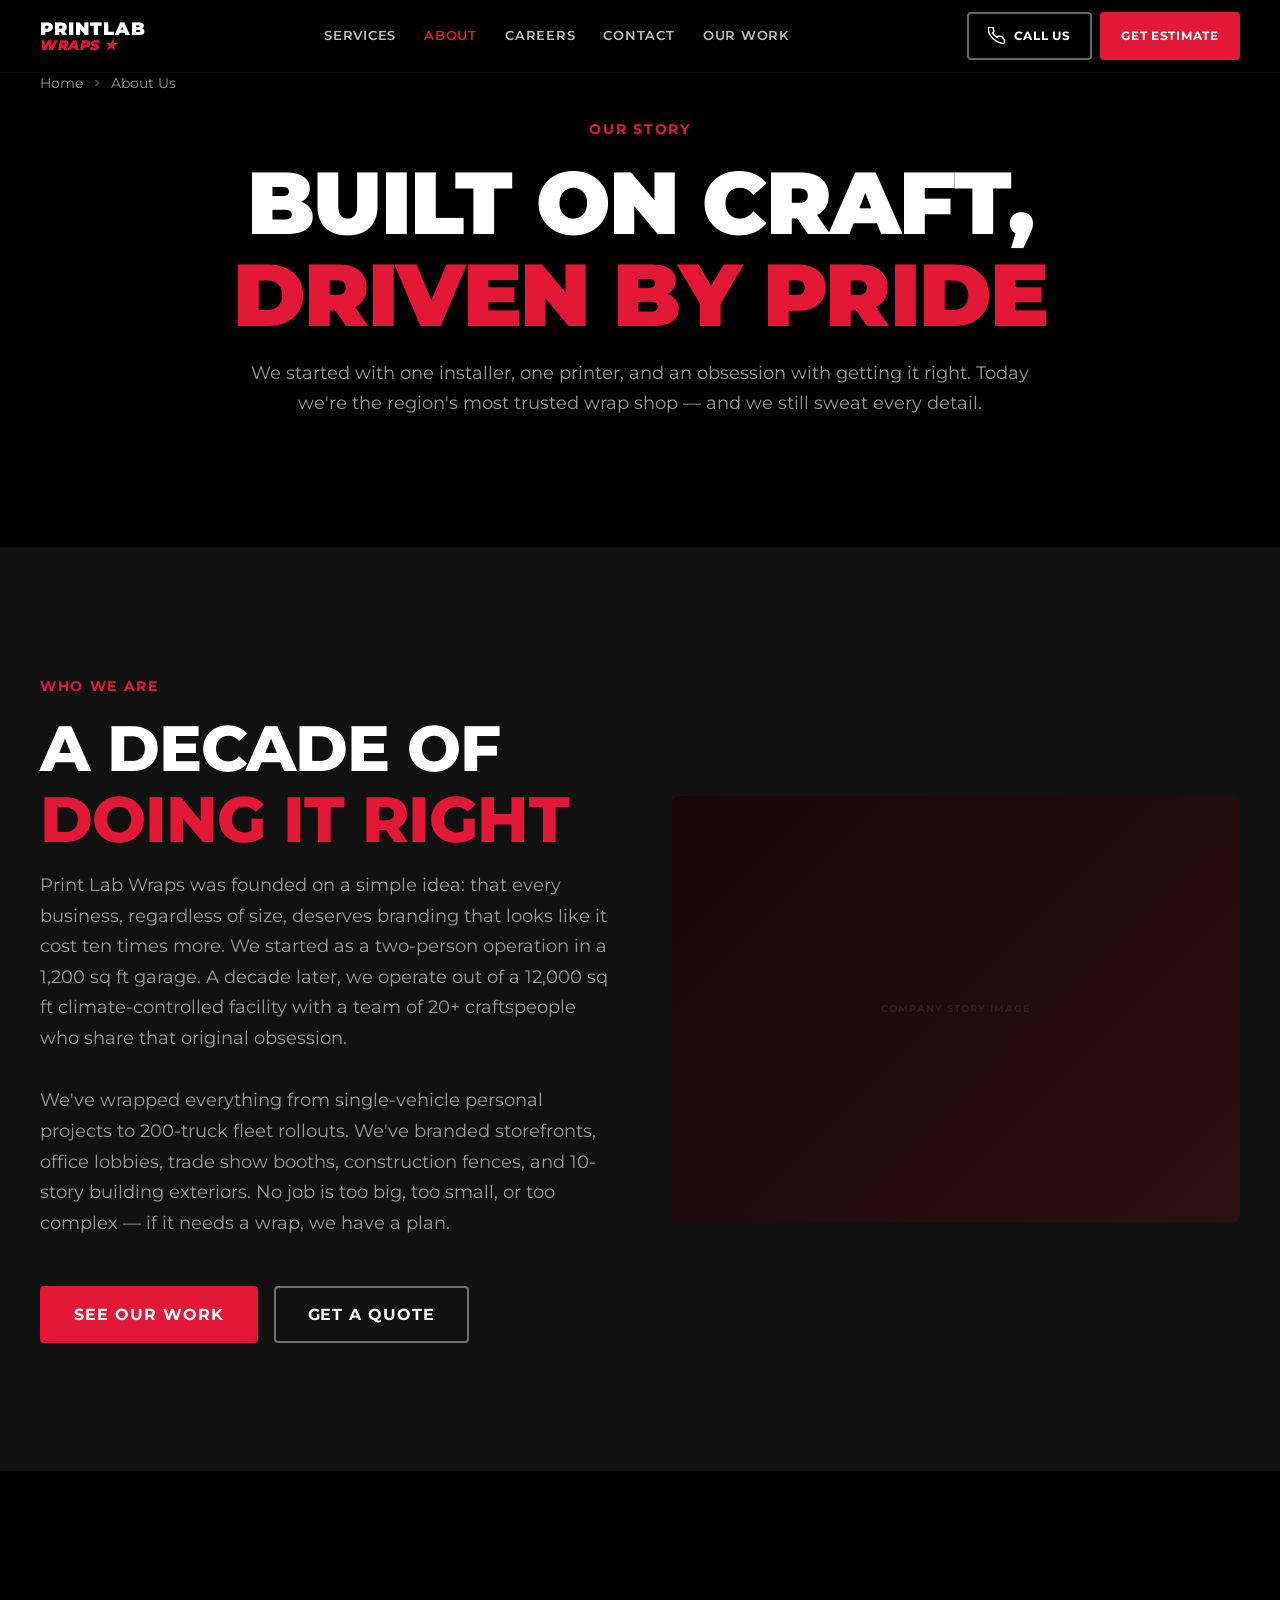
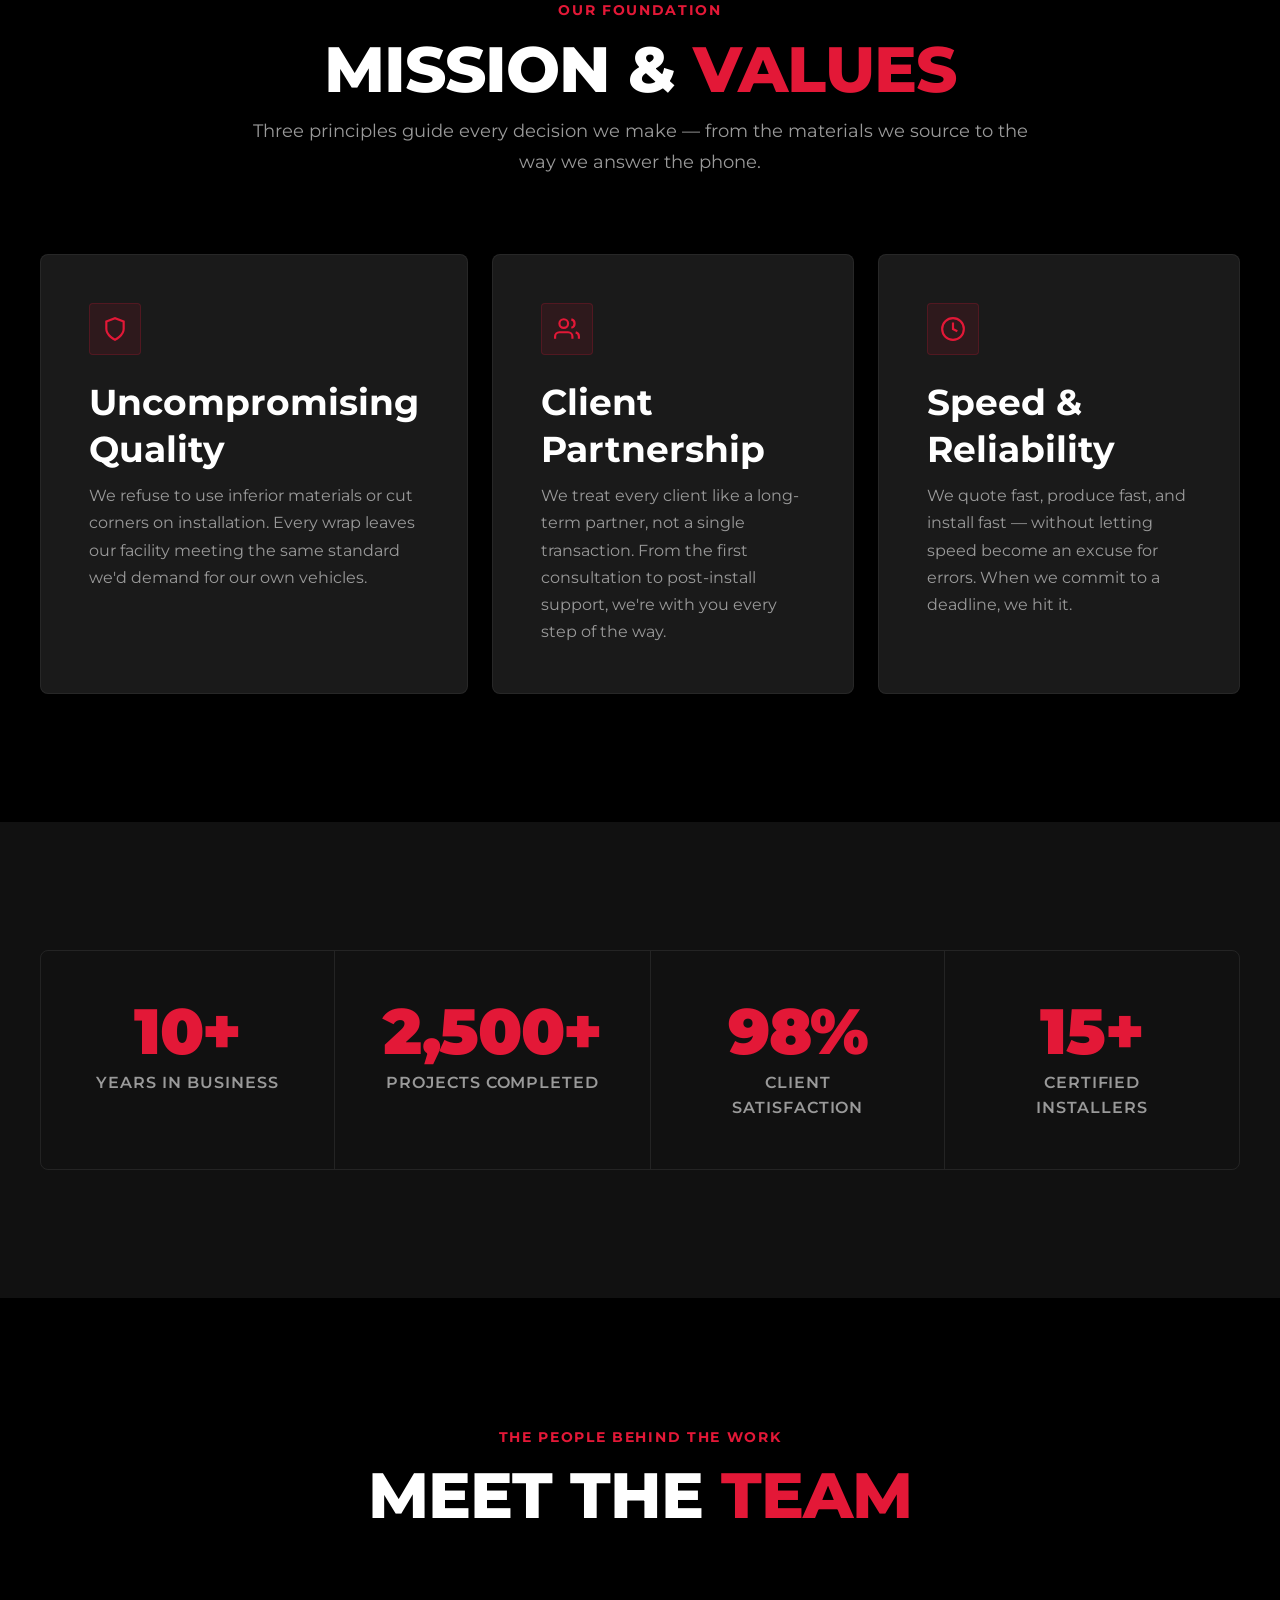
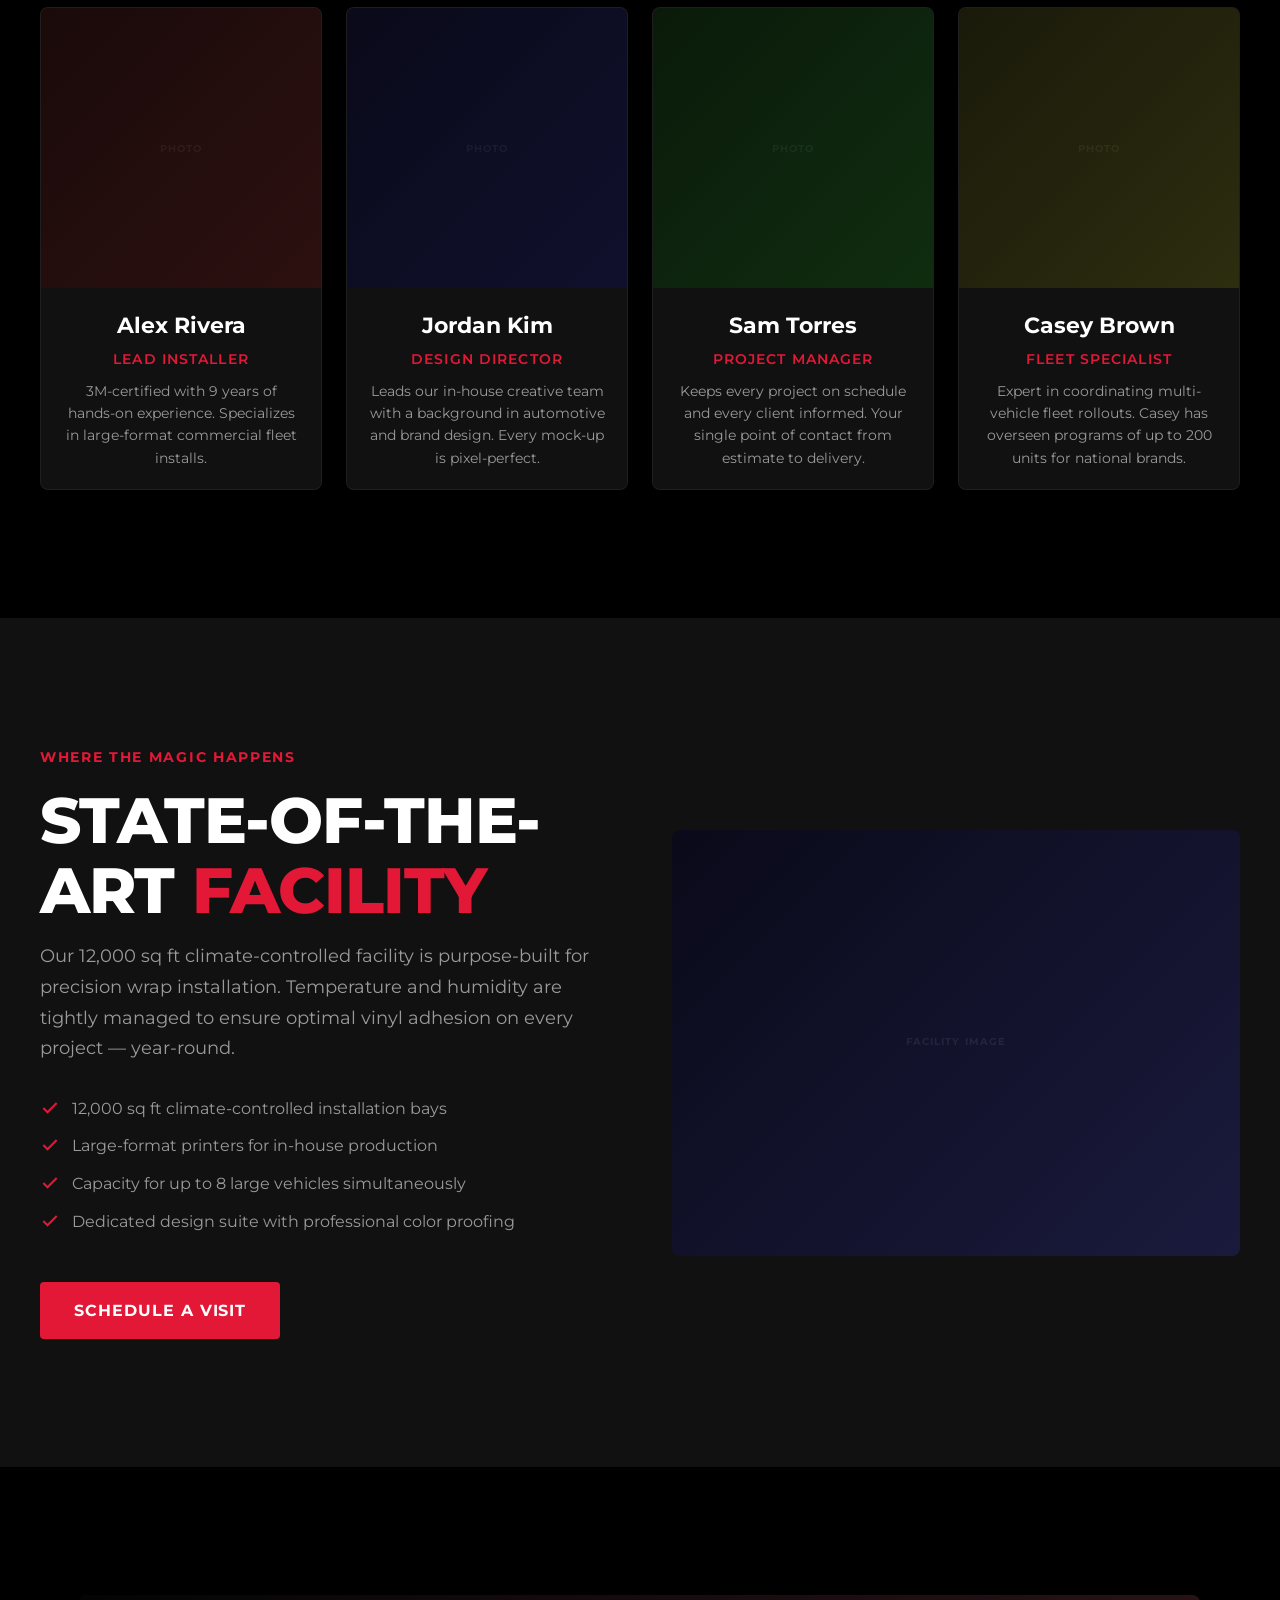
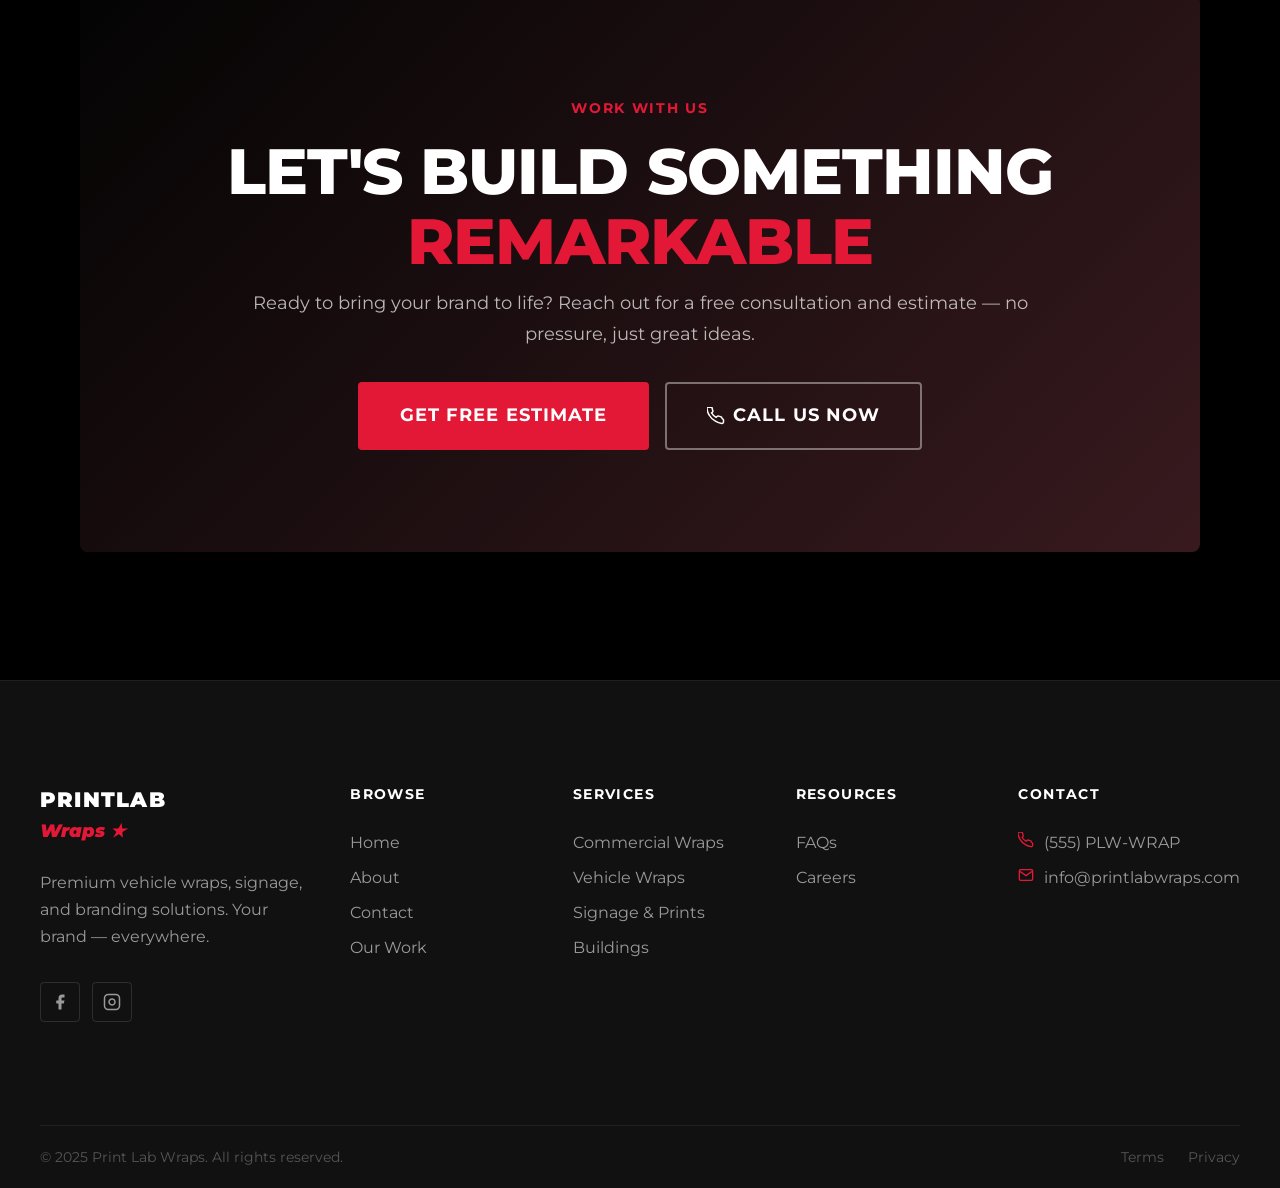
<file: printlabwraps/pages/about.html>
<!DOCTYPE html>
<html lang="en">
<head>
  <meta charset="UTF-8" />
  <meta name="viewport" content="width=device-width, initial-scale=1.0" />
  <title>About Us | Print Lab Wraps</title>
  <meta name="description" content="Learn the story behind Print Lab Wraps — 10+ years of precision craftsmanship, a passionate team, and a state-of-the-art facility dedicated to your brand." />
  <link rel="preconnect" href="https://fonts.googleapis.com" />
  <link rel="preconnect" href="https://fonts.gstatic.com" crossorigin />
  <link rel="stylesheet" href="../css/global.css" />
  <style>
    /* ── Page-specific ── */
    .story-grid {
      display: grid;
      grid-template-columns: 1fr 1fr;
      gap: clamp(2rem, 5vw, 5rem);
      align-items: center;
    }
    .story-img {
      position: relative;
      border-radius: var(--radius-md);
      overflow: hidden;
    }
    .story-img-inner {
      aspect-ratio: 4/3;
      background: linear-gradient(135deg, #1a0505, #2d1010);
    }
    .story-img-accent {
      position: absolute;
      bottom: -1rem; right: -1rem;
      width: 120px; height: 120px;
      background: var(--clr-red);
      opacity: 0.12;
      border-radius: 50%;
      z-index: -1;
    }

    .values-grid {
      display: grid;
      grid-template-columns: repeat(3, 1fr);
      gap: 1.5rem;
    }
    .value-card {
      background: var(--clr-dark-3);
      border: 1px solid rgba(255,255,255,0.06);
      border-radius: var(--radius-md);
      padding: var(--sp-xl);
      transition: border-color var(--t-base), transform var(--t-base);
    }
    .value-card:hover {
      border-color: rgba(227,24,55,0.3);
      transform: translateY(-3px);
    }
    .value-icon {
      width: 52px; height: 52px;
      border-radius: var(--radius-sm);
      background: rgba(227,24,55,0.1);
      border: 1px solid rgba(227,24,55,0.2);
      display: flex; align-items: center; justify-content: center;
      color: var(--clr-red);
      margin-bottom: var(--sp-md);
    }
    .value-icon svg { width: 26px; height: 26px; }

    .stats-row {
      display: grid;
      grid-template-columns: repeat(4, 1fr);
      gap: 0;
      border: 1px solid rgba(255,255,255,0.08);
      border-radius: var(--radius-md);
      overflow: hidden;
    }
    .stat-cell {
      padding: var(--sp-xl);
      text-align: center;
      border-right: 1px solid rgba(255,255,255,0.08);
    }
    .stat-cell:last-child { border-right: none; }

    .team-grid {
      display: grid;
      grid-template-columns: repeat(4, 1fr);
      gap: 1.5rem;
    }

    .facility-grid {
      display: grid;
      grid-template-columns: 1fr 1fr;
      gap: clamp(2rem, 5vw, 5rem);
      align-items: center;
    }
    .facility-img {
      border-radius: var(--radius-md);
      overflow: hidden;
    }
    .facility-img-inner {
      aspect-ratio: 4/3;
      background: linear-gradient(135deg, #0a0a1a, #1a1a3d);
    }

    @media (max-width: 1024px) {
      .team-grid { grid-template-columns: repeat(2, 1fr); }
      .stats-row { grid-template-columns: repeat(2, 1fr); }
      .stat-cell:nth-child(2) { border-right: none; }
      .stat-cell:nth-child(3) { border-top: 1px solid rgba(255,255,255,0.08); }
      .stat-cell:nth-child(4) { border-top: 1px solid rgba(255,255,255,0.08); }
    }
    @media (max-width: 768px) {
      .story-grid, .facility-grid { grid-template-columns: 1fr; }
      .values-grid { grid-template-columns: 1fr; }
    }
    @media (max-width: 600px) {
      .team-grid { grid-template-columns: repeat(2, 1fr); }
      .stats-row { grid-template-columns: 1fr 1fr; }
    }
  </style>
</head>
<body class="page-wrapper">

  <!-- HEADER -->
  <header class="site-header">
    <div class="container-large">
      <div class="header-inner">
        <a href="../index.html" class="header-logo" aria-label="Print Lab Wraps Home">
          <div class="header-logo-text">
            <span class="logo-top">PrintLab</span>
            <span class="logo-bottom">Wraps ★</span>
          </div>
        </a>
        <nav class="header-nav" aria-label="Main navigation">
          <a href="services.html"  class="nav-link">Services</a>
          <a href="about.html"     class="nav-link active">About</a>
          <a href="careers.html"   class="nav-link">Careers</a>
          <a href="contact.html"   class="nav-link">Contact</a>
          <a href="our-work.html"  class="nav-link">Our Work</a>
        </nav>
        <div class="header-ctas">
          <a href="tel:+15559999999" class="btn btn-outline btn-icon">
            <svg viewBox="0 0 24 24" fill="none" stroke="currentColor" stroke-width="2" aria-hidden="true"><path d="M22 16.92v3a2 2 0 01-2.18 2 19.79 19.79 0 01-8.63-3.07A19.5 19.5 0 013.07 11a19.79 19.79 0 01-3.07-8.67A2 2 0 012 .18h3a2 2 0 012 1.72c.127.96.361 1.903.7 2.81a2 2 0 01-.45 2.11L6.09 7.91a16 16 0 006 6l1.27-1.27a2 2 0 012.11-.45c.907.339 1.85.573 2.81.7a2 2 0 011.72 2z"/></svg>
            Call Us
          </a>
          <a href="contact.html" class="btn btn-primary">Get Estimate</a>
        </div>
        <button class="hamburger" aria-label="Toggle menu"><span></span><span></span><span></span></button>
      </div>
    </div>
  </header>
  <nav class="mobile-menu">
    <a href="services.html"  class="mobile-nav-link">Services</a>
    <a href="about.html"     class="mobile-nav-link">About</a>
    <a href="careers.html"   class="mobile-nav-link">Careers</a>
    <a href="contact.html"   class="mobile-nav-link">Contact</a>
    <a href="our-work.html"  class="mobile-nav-link">Our Work</a>
    <div class="mobile-ctas">
      <a href="tel:+15559999999" class="btn btn-outline">Call Us Now</a>
      <a href="contact.html" class="btn btn-primary">Get Free Estimate</a>
    </div>
  </nav>

  <main class="main-wrapper">

    <!-- HERO -->
    <section class="section-dark page-hero-spacer padding-section-large" aria-labelledby="about-heading">
      <div class="container-large">
        <div class="breadcrumb">
          <a href="../index.html">Home</a>
          <svg viewBox="0 0 24 24" fill="none" stroke="currentColor" stroke-width="2" aria-hidden="true"><polyline points="9 18 15 12 9 6"/></svg>
          <span>About Us</span>
        </div>
        <div style="text-align:center;max-width:820px;margin:0 auto">
          <p class="text-label reveal" data-delay="0">Our Story</p>
          <h1 class="heading-1 reveal" data-delay="80" id="about-heading" style="margin:1rem 0">
            Built on Craft,<br><span class="text-red">Driven by Pride</span>
          </h1>
          <p class="text-body reveal" data-delay="160" style="color:var(--clr-gray-400);margin:0 auto;text-align:center">
            We started with one installer, one printer, and an obsession with getting it right. Today we're the region's most trusted wrap shop — and we still sweat every detail.
          </p>
        </div>
      </div>
    </section>

    <!-- COMPANY STORY -->
    <section class="section-dark-2 padding-section-large" aria-labelledby="story-heading">
      <div class="container-large">
        <div class="story-grid">
          <div class="reveal-left" data-delay="0">
            <p class="text-label">Who We Are</p>
            <h2 class="heading-2" id="story-heading" style="margin:1rem 0">
              A Decade of <span class="text-red">Doing It Right</span>
            </h2>
            <p class="text-body" style="color:var(--clr-gray-400);margin-bottom:var(--sp-lg)">
              Print Lab Wraps was founded on a simple idea: that every business, regardless of size, deserves branding that looks like it cost ten times more. We started as a two-person operation in a 1,200 sq ft garage. A decade later, we operate out of a 12,000 sq ft climate-controlled facility with a team of 20+ craftspeople who share that original obsession.
            </p>
            <p class="text-body" style="color:var(--clr-gray-400);margin-bottom:var(--sp-xl)">
              We've wrapped everything from single-vehicle personal projects to 200-truck fleet rollouts. We've branded storefronts, office lobbies, trade show booths, construction fences, and 10-story building exteriors. No job is too big, too small, or too complex — if it needs a wrap, we have a plan.
            </p>
            <div style="display:flex;gap:1rem;flex-wrap:wrap">
              <a href="our-work.html" class="btn btn-primary">See Our Work</a>
              <a href="contact.html" class="btn btn-outline">Get a Quote</a>
            </div>
          </div>
          <div class="story-img reveal-right" data-delay="100">
            <div class="story-img-inner img-placeholder">
              <span style="color:rgba(255,255,255,0.08);font-size:0.65rem;text-transform:uppercase;letter-spacing:0.1em">Company Story Image</span>
            </div>
            <div class="story-img-accent" aria-hidden="true"></div>
          </div>
        </div>
      </div>
    </section>

    <!-- MISSION & VALUES -->
    <section class="section-dark padding-section-large" aria-labelledby="values-heading">
      <div class="container-large">
        <div style="text-align:center;margin-bottom:var(--sp-2xl)">
          <p class="text-label reveal" data-delay="0">Our Foundation</p>
          <h2 class="heading-2 reveal" data-delay="80" id="values-heading" style="margin:0.75rem 0">
            Mission & <span class="text-red">Values</span>
          </h2>
          <p class="text-body reveal" data-delay="160" style="color:var(--clr-gray-400);margin:0 auto;text-align:center">
            Three principles guide every decision we make — from the materials we source to the way we answer the phone.
          </p>
        </div>
        <div class="values-grid" data-stagger>
          <div class="value-card reveal" data-delay="0">
            <div class="value-icon" aria-hidden="true">
              <svg viewBox="0 0 24 24" fill="none" stroke="currentColor" stroke-width="2"><path d="M12 22s8-4 8-10V5l-8-3-8 3v7c0 6 8 10 8 10z"/></svg>
            </div>
            <h3 class="heading-4" style="margin-bottom:0.6rem">Uncompromising Quality</h3>
            <p style="font-size:var(--fs-sm);color:var(--clr-gray-400);line-height:1.7">We refuse to use inferior materials or cut corners on installation. Every wrap leaves our facility meeting the same standard we'd demand for our own vehicles.</p>
          </div>
          <div class="value-card reveal" data-delay="80">
            <div class="value-icon" aria-hidden="true">
              <svg viewBox="0 0 24 24" fill="none" stroke="currentColor" stroke-width="2"><path d="M17 21v-2a4 4 0 00-4-4H5a4 4 0 00-4 4v2"/><circle cx="9" cy="7" r="4"/><path d="M23 21v-2a4 4 0 00-3-3.87"/><path d="M16 3.13a4 4 0 010 7.75"/></svg>
            </div>
            <h3 class="heading-4" style="margin-bottom:0.6rem">Client Partnership</h3>
            <p style="font-size:var(--fs-sm);color:var(--clr-gray-400);line-height:1.7">We treat every client like a long-term partner, not a single transaction. From the first consultation to post-install support, we're with you every step of the way.</p>
          </div>
          <div class="value-card reveal" data-delay="160">
            <div class="value-icon" aria-hidden="true">
              <svg viewBox="0 0 24 24" fill="none" stroke="currentColor" stroke-width="2"><circle cx="12" cy="12" r="10"/><polyline points="12 6 12 12 16 14"/></svg>
            </div>
            <h3 class="heading-4" style="margin-bottom:0.6rem">Speed & Reliability</h3>
            <p style="font-size:var(--fs-sm);color:var(--clr-gray-400);line-height:1.7">We quote fast, produce fast, and install fast — without letting speed become an excuse for errors. When we commit to a deadline, we hit it.</p>
          </div>
        </div>
      </div>
    </section>

    <!-- STATS ROW -->
    <section class="section-dark-2 padding-section-large" aria-label="Company statistics">
      <div class="container-large">
        <div class="stats-row reveal">
          <div class="stat-cell">
            <div class="stat-number">10+</div>
            <div class="stat-label">Years in Business</div>
          </div>
          <div class="stat-cell">
            <div class="stat-number">2,500+</div>
            <div class="stat-label">Projects Completed</div>
          </div>
          <div class="stat-cell">
            <div class="stat-number">98%</div>
            <div class="stat-label">Client Satisfaction</div>
          </div>
          <div class="stat-cell">
            <div class="stat-number">15+</div>
            <div class="stat-label">Certified Installers</div>
          </div>
        </div>
      </div>
    </section>

    <!-- TEAM -->
    <section class="section-dark padding-section-large" aria-labelledby="team-heading">
      <div class="container-large">
        <div style="text-align:center;margin-bottom:var(--sp-2xl)">
          <p class="text-label reveal" data-delay="0">The People Behind the Work</p>
          <h2 class="heading-2 reveal" data-delay="80" id="team-heading" style="margin:0.75rem 0">
            Meet the <span class="text-red">Team</span>
          </h2>
        </div>
        <div class="team-grid" data-stagger>

          <article class="team-card reveal" data-delay="0">
            <div class="team-photo img-placeholder" style="background:linear-gradient(135deg,#1a0a0a,#2d1010)">
              <span style="color:rgba(255,255,255,0.06);font-size:0.6rem;text-transform:uppercase;letter-spacing:0.1em">Photo</span>
            </div>
            <div class="team-info">
              <p class="team-name">Alex Rivera</p>
              <p class="team-role">Lead Installer</p>
              <p style="font-size:var(--fs-xs);color:var(--clr-gray-400);margin-top:0.6rem;line-height:1.6">3M-certified with 9 years of hands-on experience. Specializes in large-format commercial fleet installs.</p>
            </div>
          </article>

          <article class="team-card reveal" data-delay="80">
            <div class="team-photo img-placeholder" style="background:linear-gradient(135deg,#0a0a1a,#10102d)">
              <span style="color:rgba(255,255,255,0.06);font-size:0.6rem;text-transform:uppercase;letter-spacing:0.1em">Photo</span>
            </div>
            <div class="team-info">
              <p class="team-name">Jordan Kim</p>
              <p class="team-role">Design Director</p>
              <p style="font-size:var(--fs-xs);color:var(--clr-gray-400);margin-top:0.6rem;line-height:1.6">Leads our in-house creative team with a background in automotive and brand design. Every mock-up is pixel-perfect.</p>
            </div>
          </article>

          <article class="team-card reveal" data-delay="160">
            <div class="team-photo img-placeholder" style="background:linear-gradient(135deg,#0a1a0a,#102d10)">
              <span style="color:rgba(255,255,255,0.06);font-size:0.6rem;text-transform:uppercase;letter-spacing:0.1em">Photo</span>
            </div>
            <div class="team-info">
              <p class="team-name">Sam Torres</p>
              <p class="team-role">Project Manager</p>
              <p style="font-size:var(--fs-xs);color:var(--clr-gray-400);margin-top:0.6rem;line-height:1.6">Keeps every project on schedule and every client informed. Your single point of contact from estimate to delivery.</p>
            </div>
          </article>

          <article class="team-card reveal" data-delay="240">
            <div class="team-photo img-placeholder" style="background:linear-gradient(135deg,#1a1a0a,#2d2d10)">
              <span style="color:rgba(255,255,255,0.06);font-size:0.6rem;text-transform:uppercase;letter-spacing:0.1em">Photo</span>
            </div>
            <div class="team-info">
              <p class="team-name">Casey Brown</p>
              <p class="team-role">Fleet Specialist</p>
              <p style="font-size:var(--fs-xs);color:var(--clr-gray-400);margin-top:0.6rem;line-height:1.6">Expert in coordinating multi-vehicle fleet rollouts. Casey has overseen programs of up to 200 units for national brands.</p>
            </div>
          </article>

        </div>
      </div>
    </section>

    <!-- FACILITY -->
    <section class="section-dark-2 padding-section-large" aria-labelledby="facility-heading">
      <div class="container-large">
        <div class="facility-grid">
          <div class="reveal-left" data-delay="0">
            <p class="text-label">Where the Magic Happens</p>
            <h2 class="heading-2" id="facility-heading" style="margin:1rem 0">
              State-of-the-Art <span class="text-red">Facility</span>
            </h2>
            <p class="text-body" style="color:var(--clr-gray-400);margin-bottom:var(--sp-lg)">
              Our 12,000 sq ft climate-controlled facility is purpose-built for precision wrap installation. Temperature and humidity are tightly managed to ensure optimal vinyl adhesion on every project — year-round.
            </p>
            <ul style="display:flex;flex-direction:column;gap:0.75rem;margin-bottom:var(--sp-xl)">
              <li style="display:flex;gap:0.75rem;align-items:flex-start">
                <svg viewBox="0 0 24 24" fill="none" stroke="var(--clr-red)" stroke-width="2.5" width="20" height="20" style="flex-shrink:0;margin-top:2px" aria-hidden="true"><polyline points="20 6 9 17 4 12"/></svg>
                <span style="color:var(--clr-gray-400);font-size:var(--fs-sm)">12,000 sq ft climate-controlled installation bays</span>
              </li>
              <li style="display:flex;gap:0.75rem;align-items:flex-start">
                <svg viewBox="0 0 24 24" fill="none" stroke="var(--clr-red)" stroke-width="2.5" width="20" height="20" style="flex-shrink:0;margin-top:2px" aria-hidden="true"><polyline points="20 6 9 17 4 12"/></svg>
                <span style="color:var(--clr-gray-400);font-size:var(--fs-sm)">Large-format printers for in-house production</span>
              </li>
              <li style="display:flex;gap:0.75rem;align-items:flex-start">
                <svg viewBox="0 0 24 24" fill="none" stroke="var(--clr-red)" stroke-width="2.5" width="20" height="20" style="flex-shrink:0;margin-top:2px" aria-hidden="true"><polyline points="20 6 9 17 4 12"/></svg>
                <span style="color:var(--clr-gray-400);font-size:var(--fs-sm)">Capacity for up to 8 large vehicles simultaneously</span>
              </li>
              <li style="display:flex;gap:0.75rem;align-items:flex-start">
                <svg viewBox="0 0 24 24" fill="none" stroke="var(--clr-red)" stroke-width="2.5" width="20" height="20" style="flex-shrink:0;margin-top:2px" aria-hidden="true"><polyline points="20 6 9 17 4 12"/></svg>
                <span style="color:var(--clr-gray-400);font-size:var(--fs-sm)">Dedicated design suite with professional color proofing</span>
              </li>
            </ul>
            <a href="contact.html" class="btn btn-primary">Schedule a Visit</a>
          </div>
          <div class="facility-img reveal-right" data-delay="100">
            <div class="facility-img-inner img-placeholder">
              <span style="color:rgba(255,255,255,0.08);font-size:0.65rem;text-transform:uppercase;letter-spacing:0.1em">Facility Image</span>
            </div>
          </div>
        </div>
      </div>
    </section>

    <!-- FINAL CTA -->
    <section class="section-dark padding-section-large">
      <div class="container-medium">
        <div class="banner-cta reveal">
          <div class="banner-cta-overlay" aria-hidden="true"></div>
          <div class="banner-cta-content">
            <p class="text-label" style="margin-bottom:1rem">Work With Us</p>
            <h2 class="heading-2" style="margin-bottom:0.75rem">
              Let's Build Something <span class="text-red">Remarkable</span>
            </h2>
            <p class="text-body" style="color:rgba(255,255,255,0.7);margin:0 auto 2rem;text-align:center">
              Ready to bring your brand to life? Reach out for a free consultation and estimate — no pressure, just great ideas.
            </p>
            <div style="display:flex;gap:1rem;justify-content:center;flex-wrap:wrap">
              <a href="contact.html" class="btn btn-primary btn-lg">Get Free Estimate</a>
              <a href="tel:+15559999999" class="btn btn-outline btn-lg">
                <svg viewBox="0 0 24 24" fill="none" stroke="currentColor" stroke-width="2" aria-hidden="true" style="width:18px;height:18px"><path d="M22 16.92v3a2 2 0 01-2.18 2 19.79 19.79 0 01-8.63-3.07A19.5 19.5 0 013.07 11a19.79 19.79 0 01-3.07-8.67A2 2 0 012 .18h3a2 2 0 012 1.72c.127.96.361 1.903.7 2.81a2 2 0 01-.45 2.11L6.09 7.91a16 16 0 006 6l1.27-1.27a2 2 0 012.11-.45c.907.339 1.85.573 2.81.7a2 2 0 011.72 2z"/></svg>
                Call Us Now
              </a>
            </div>
          </div>
        </div>
      </div>
    </section>

  </main>

  <!-- FOOTER -->
  <footer class="site-footer">
    <div class="container-large">
      <div class="footer-main">
        <div class="footer-brand">
          <div class="footer-logo-text"><div class="logo-top">PrintLab</div><div class="logo-bottom">Wraps ★</div></div>
          <p class="footer-tagline">Premium vehicle wraps, signage, and branding solutions. Your brand — everywhere.</p>
          <div class="footer-social">
            <a href="#" class="social-btn" aria-label="Facebook"><svg viewBox="0 0 24 24" fill="currentColor" aria-hidden="true"><path d="M18 2h-3a5 5 0 00-5 5v3H7v4h3v8h4v-8h3l1-4h-4V7a1 1 0 011-1h3z"/></svg></a>
            <a href="#" class="social-btn" aria-label="Instagram"><svg viewBox="0 0 24 24" fill="none" stroke="currentColor" stroke-width="2" aria-hidden="true"><rect x="2" y="2" width="20" height="20" rx="5" ry="5"/><path d="M16 11.37A4 4 0 1112.63 8 4 4 0 0116 11.37z"/><line x1="17.5" y1="6.5" x2="17.51" y2="6.5"/></svg></a>
          </div>
        </div>
        <div class="footer-col"><h4>Browse</h4><div class="footer-links"><a href="../index.html" class="footer-link">Home</a><a href="about.html" class="footer-link">About</a><a href="contact.html" class="footer-link">Contact</a><a href="our-work.html" class="footer-link">Our Work</a></div></div>
        <div class="footer-col"><h4>Services</h4><div class="footer-links"><a href="commercial-vehicle-wraps.html" class="footer-link">Commercial Wraps</a><a href="vehicle-wraps.html" class="footer-link">Vehicle Wraps</a><a href="signage-prints.html" class="footer-link">Signage & Prints</a><a href="buildings-facilities.html" class="footer-link">Buildings</a></div></div>
        <div class="footer-col"><h4>Resources</h4><div class="footer-links"><a href="faq.html" class="footer-link">FAQs</a><a href="careers.html" class="footer-link">Careers</a></div></div>
        <div class="footer-col"><h4>Contact</h4>
          <div class="footer-contact-item"><svg viewBox="0 0 24 24" fill="none" stroke="currentColor" stroke-width="2" aria-hidden="true"><path d="M22 16.92v3a2 2 0 01-2.18 2 19.79 19.79 0 01-8.63-3.07A19.5 19.5 0 013.07 11a19.79 19.79 0 01-3.07-8.67A2 2 0 012 .18h3a2 2 0 012 1.72c.127.96.361 1.903.7 2.81a2 2 0 01-.45 2.11L6.09 7.91a16 16 0 006 6l1.27-1.27a2 2 0 012.11-.45c.907.339 1.85.573 2.81.7a2 2 0 011.72 2z"/></svg><a href="tel:+15559999999">(555) PLW-WRAP</a></div>
          <div class="footer-contact-item"><svg viewBox="0 0 24 24" fill="none" stroke="currentColor" stroke-width="2" aria-hidden="true"><path d="M4 4h16c1.1 0 2 .9 2 2v12c0 1.1-.9 2-2 2H4c-1.1 0-2-.9-2-2V6c0-1.1.9-2 2-2z"/><polyline points="22,6 12,13 2,6"/></svg><a href="mailto:info@printlabwraps.com">info@printlabwraps.com</a></div>
        </div>
      </div>
      <div class="footer-bottom">
        <p class="footer-copy">&copy; 2025 Print Lab Wraps. All rights reserved.</p>
        <div class="footer-legal"><a href="#">Terms</a><a href="#">Privacy</a></div>
      </div>
    </div>
  </footer>

  <script src="../js/main.js"></script>
</body>
</html>
</file>
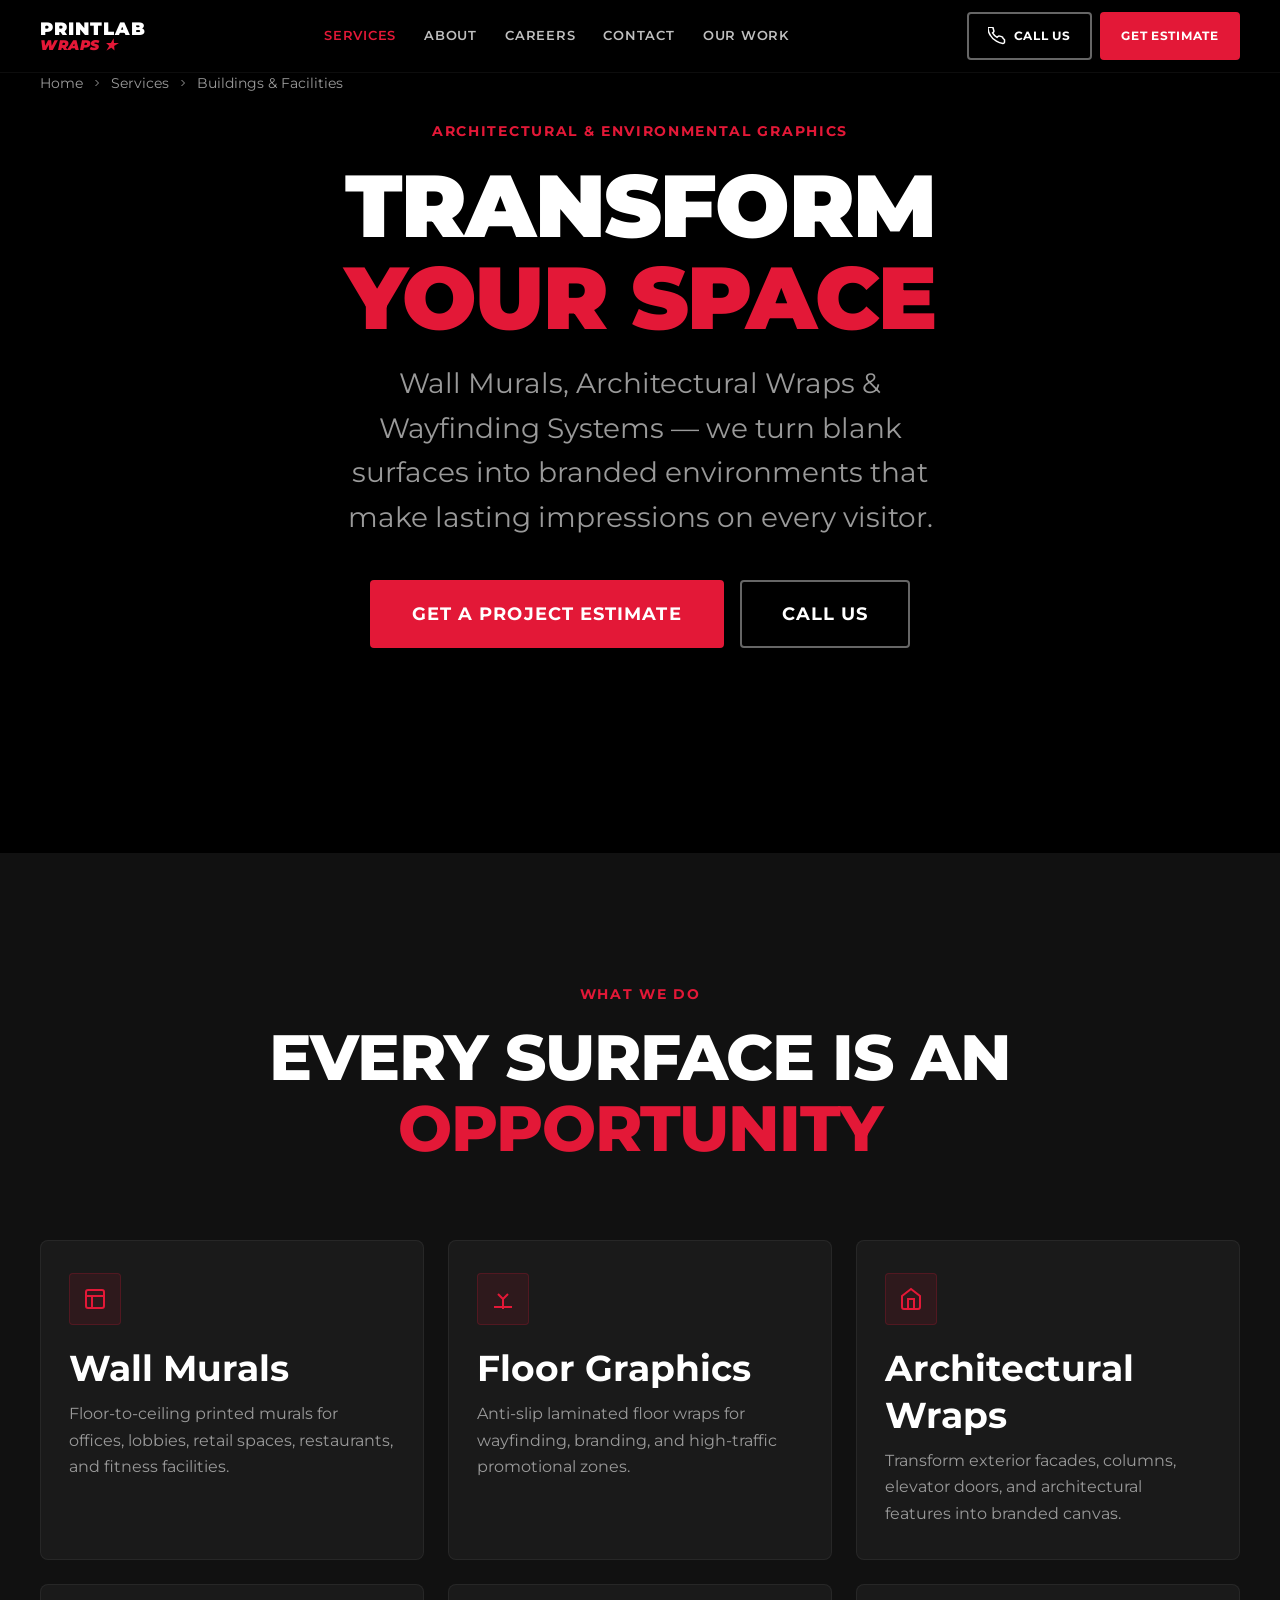
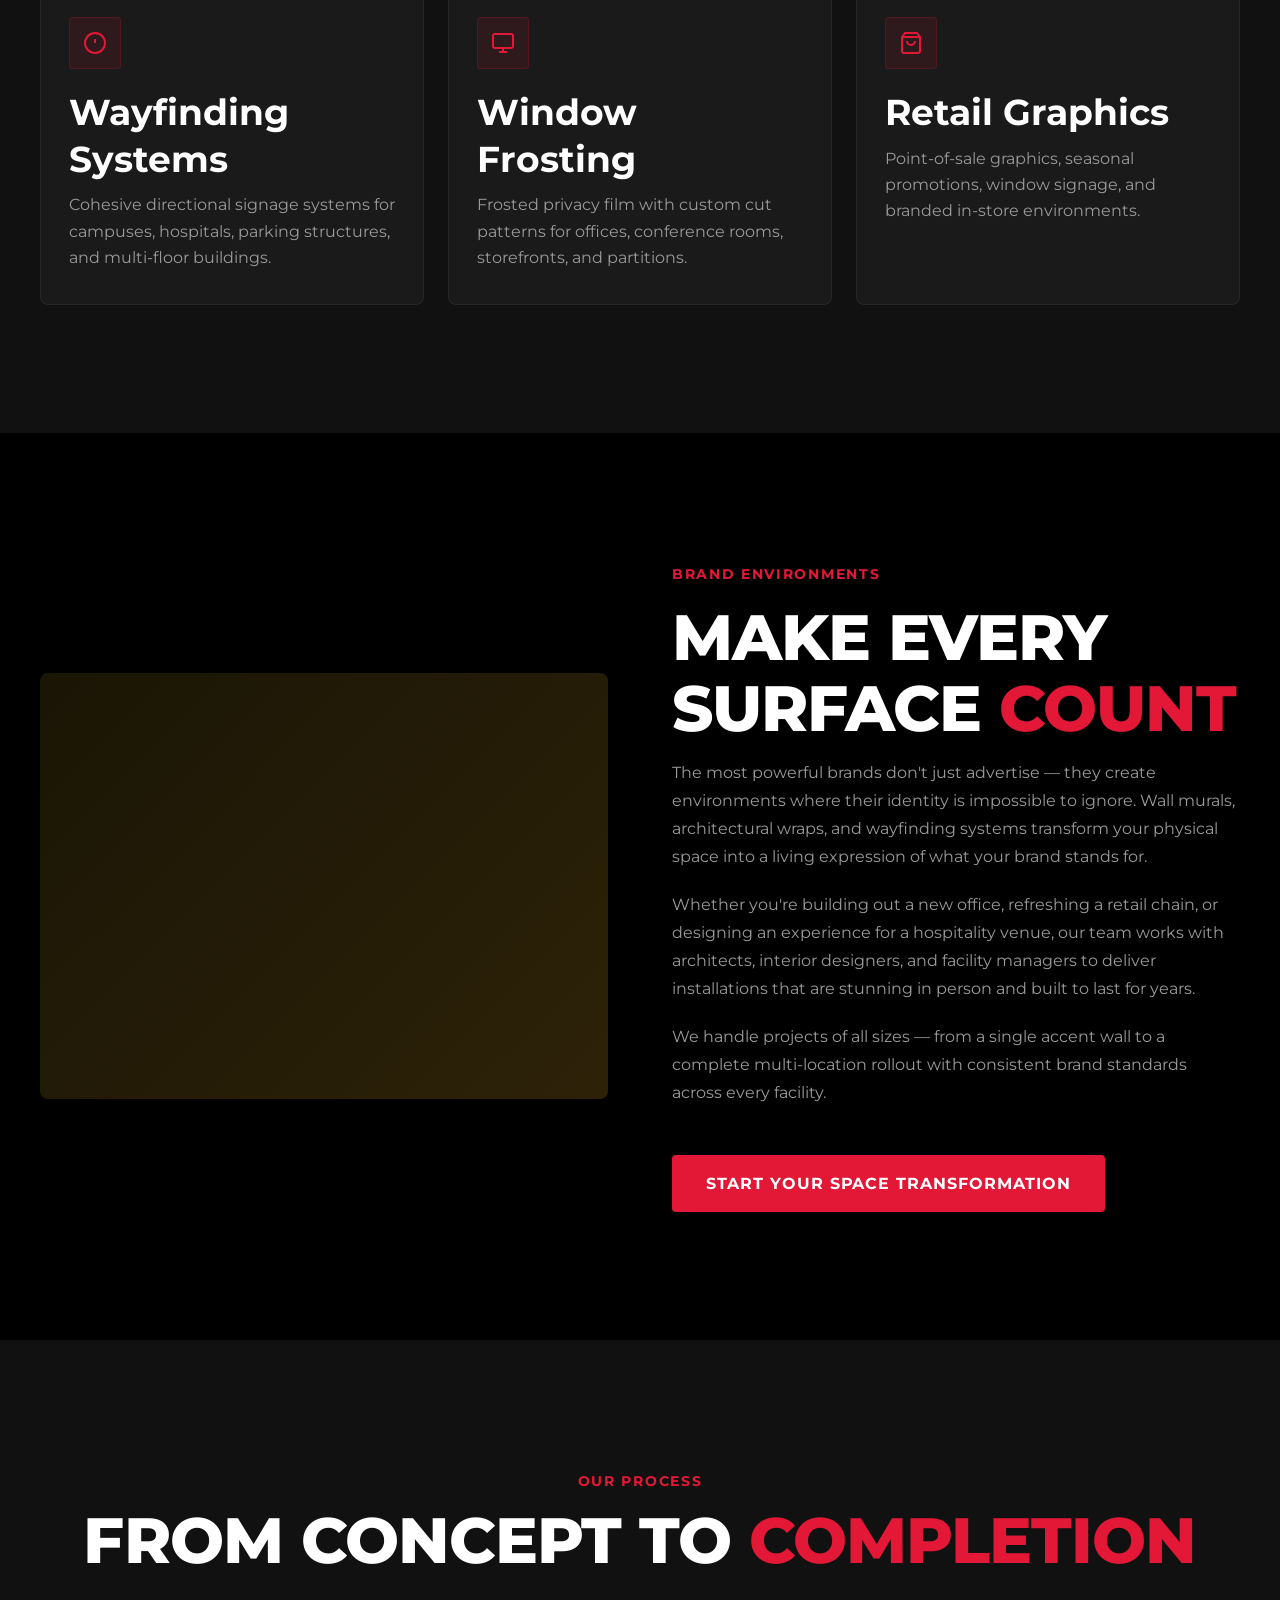
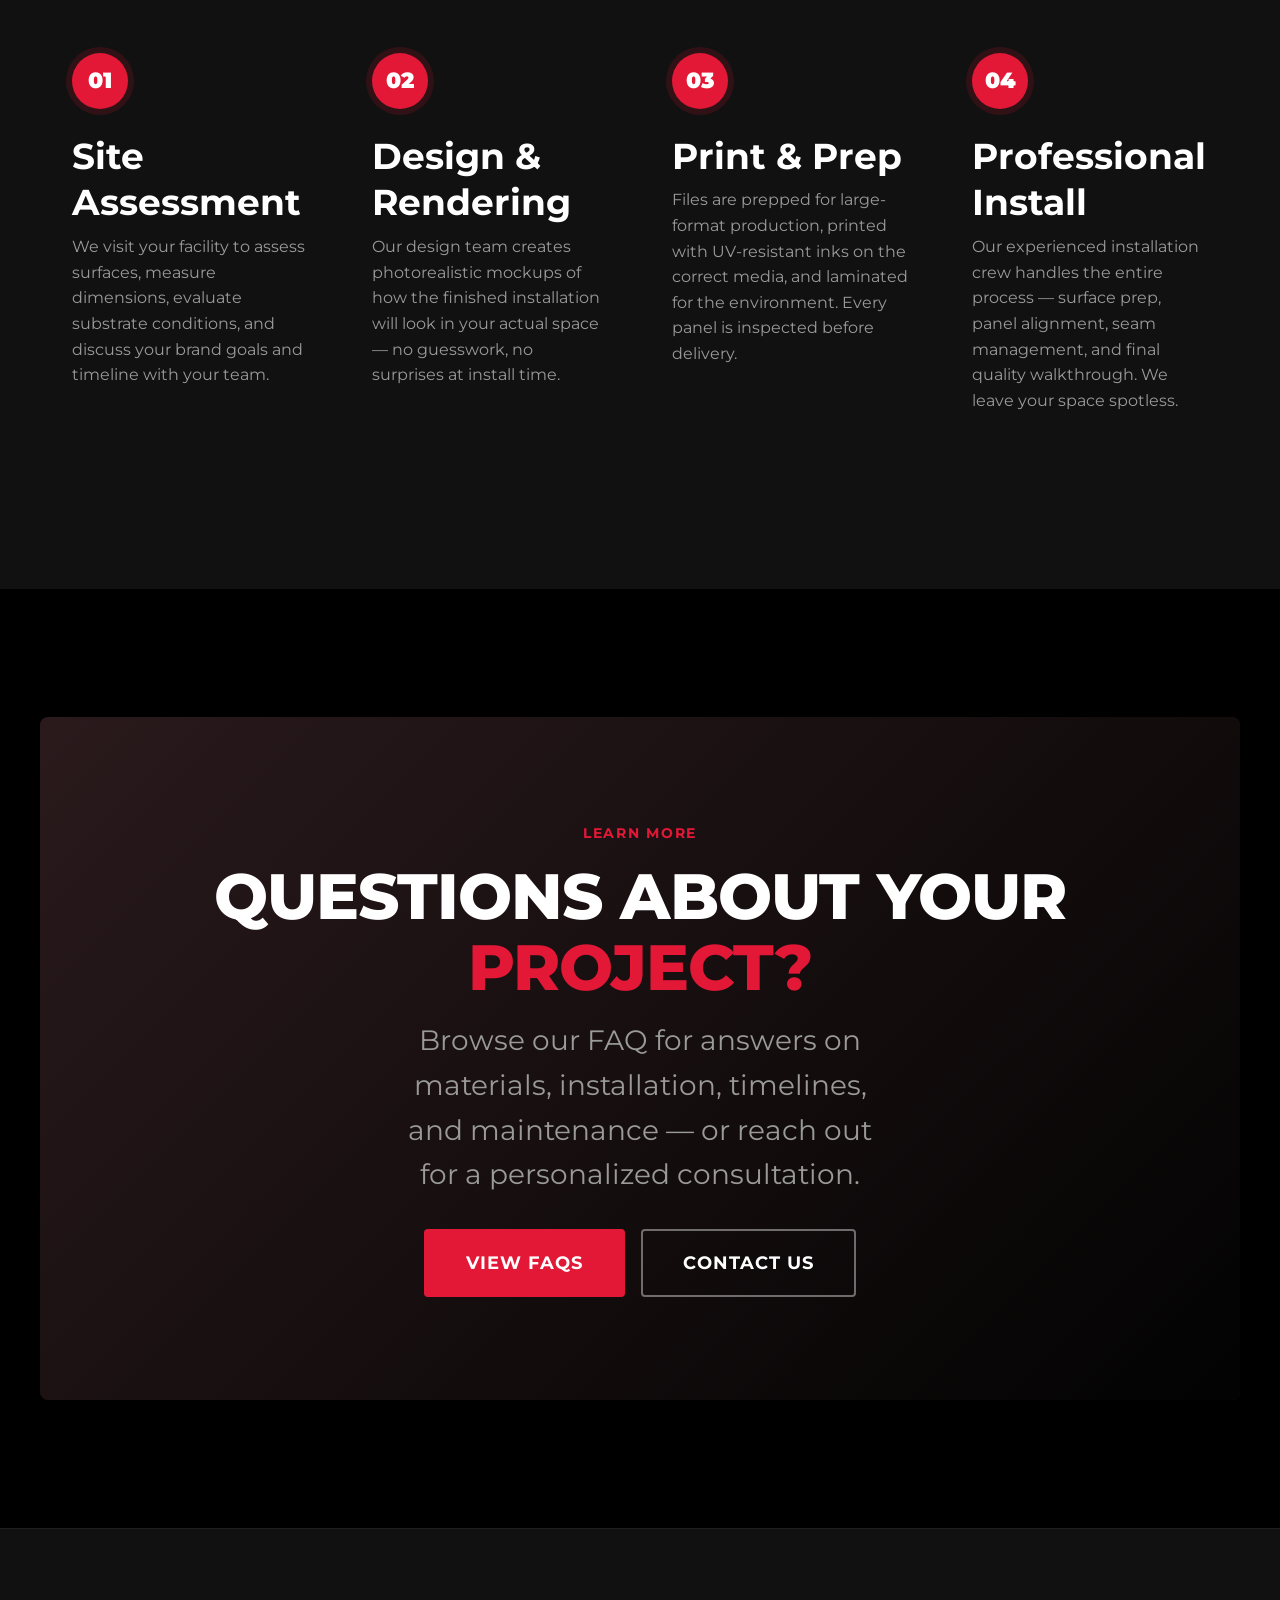
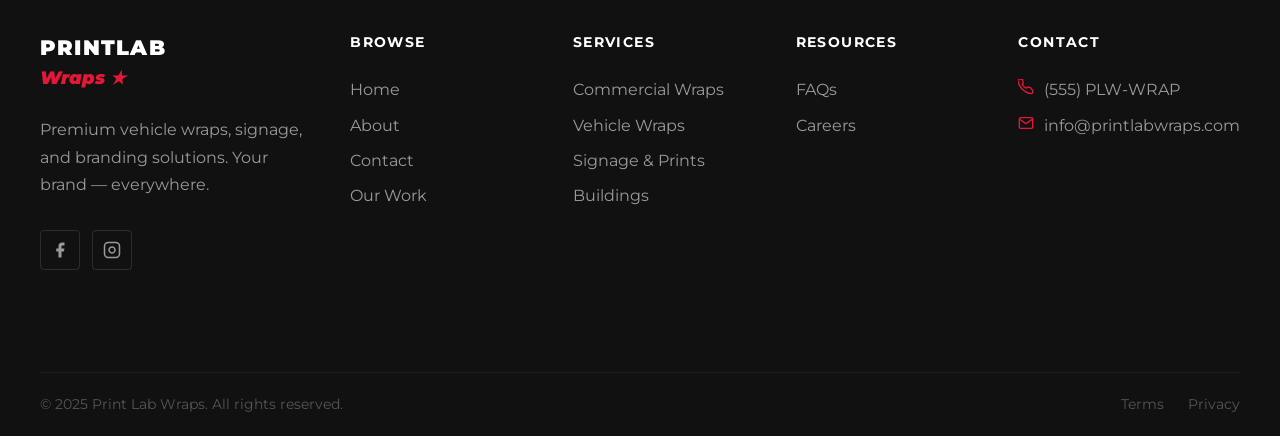
<file: printlabwraps/pages/buildings-facilities.html>
<!DOCTYPE html>
<html lang="en">
<head>
  <meta charset="UTF-8">
  <meta name="viewport" content="width=device-width, initial-scale=1.0">
  <title>Buildings &amp; Facilities | Print Lab Wraps</title>
  <meta name="description" content="Wall murals, architectural wraps, wayfinding systems, window frosting, floor graphics, and retail graphics. Transform your space with Print Lab Wraps.">
  <link rel="preconnect" href="https://fonts.googleapis.com">
  <link rel="preconnect" href="https://fonts.gstatic.com" crossorigin>
  <link href="https://fonts.googleapis.com/css2?family=Montserrat:wght@400;500;600;700;800;900&display=swap" rel="stylesheet">
  <link rel="stylesheet" href="../css/global.css">
  <style>
    .services-grid {
      display: grid;
      grid-template-columns: repeat(3, 1fr);
      gap: 1.5rem;
    }
    .service-card {
      background: var(--clr-dark-3);
      border-radius: var(--radius-md);
      padding: 2rem 1.75rem;
      border: 1px solid rgba(255,255,255,0.06);
      transition: border-color var(--t-fast), transform var(--t-fast);
    }
    .service-card:hover {
      border-color: rgba(227,24,55,0.3);
      transform: translateY(-4px);
    }
    .service-icon {
      width: 52px;
      height: 52px;
      background: rgba(227,24,55,0.1);
      border: 1px solid rgba(227,24,55,0.2);
      border-radius: var(--radius-sm);
      display: flex;
      align-items: center;
      justify-content: center;
      margin-bottom: 1.25rem;
      color: var(--clr-red);
    }
    .service-icon svg { width: 24px; height: 24px; }
    .split-content {
      display: grid;
      grid-template-columns: 1fr 1fr;
      gap: clamp(2rem, 5vw, 5rem);
      align-items: center;
    }
    .split-img {
      position: relative;
      border-radius: var(--radius-md);
      overflow: hidden;
    }
    .split-img-inner { aspect-ratio: 4/3; }
    .split-img-accent {
      position: absolute;
      bottom: -1rem;
      right: -1rem;
      width: 120px;
      height: 120px;
      background: var(--clr-red);
      opacity: 0.12;
      border-radius: 50%;
      z-index: -1;
    }
    .process-grid {
      display: grid;
      grid-template-columns: repeat(4, 1fr);
      gap: 0;
    }
    .process-step { padding: 0 var(--sp-lg) var(--sp-xl); }
    .process-num {
      width: 56px;
      height: 56px;
      background: var(--clr-red);
      border-radius: 50%;
      display: flex;
      align-items: center;
      justify-content: center;
      font-size: var(--fs-md);
      font-weight: 900;
      margin-bottom: 1.5rem;
      box-shadow: 0 0 0 6px rgba(227,24,55,0.15);
      color: #fff;
    }
    .faq-banner {
      position: relative;
      overflow: hidden;
      background: var(--clr-dark-3);
      border-radius: var(--radius-md);
      padding: var(--pad-section-md);
      text-align: center;
    }
    .faq-banner-bg {
      position: absolute;
      inset: 0;
      background: linear-gradient(135deg, rgba(227,24,55,0.08), rgba(0,0,0,0.9));
    }
    @media (max-width: 900px) {
      .services-grid { grid-template-columns: 1fr 1fr; }
      .split-content { grid-template-columns: 1fr; }
      .process-grid { grid-template-columns: 1fr 1fr; }
    }
    @media (max-width: 600px) {
      .services-grid { grid-template-columns: 1fr; }
      .process-grid { grid-template-columns: 1fr; }
    }
  </style>
</head>
<body>

  <!-- HEADER -->
  <header class="site-header">
    <div class="container-large">
      <div class="header-inner">
        <a href="../index.html" class="header-logo" aria-label="Print Lab Wraps Home">
          <div class="header-logo-text">
            <span class="logo-top">PrintLab</span>
            <span class="logo-bottom">Wraps ★</span>
          </div>
        </a>
        <nav class="header-nav" aria-label="Main navigation">
          <a href="services.html" class="nav-link active">Services</a>
          <a href="about.html" class="nav-link">About</a>
          <a href="careers.html" class="nav-link">Careers</a>
          <a href="contact.html" class="nav-link">Contact</a>
          <a href="our-work.html" class="nav-link">Our Work</a>
        </nav>
        <div class="header-ctas">
          <a href="tel:+15559999999" class="btn btn-outline btn-icon">
            <svg viewBox="0 0 24 24" fill="none" stroke="currentColor" stroke-width="2" aria-hidden="true"><path d="M22 16.92v3a2 2 0 01-2.18 2 19.79 19.79 0 01-8.63-3.07A19.5 19.5 0 013.07 11a19.79 19.79 0 01-3.07-8.67A2 2 0 012 .18h3a2 2 0 012 1.72c.127.96.361 1.903.7 2.81a2 2 0 01-.45 2.11L6.09 7.91a16 16 0 006 6l1.27-1.27a2 2 0 012.11-.45c.907.339 1.85.573 2.81.7a2 2 0 011.72 2z"/></svg>
            Call Us
          </a>
          <a href="contact.html" class="btn btn-primary">Get Estimate</a>
        </div>
        <button class="hamburger" aria-label="Toggle menu"><span></span><span></span><span></span></button>
      </div>
    </div>
  </header>
  <nav class="mobile-menu">
    <a href="services.html" class="mobile-nav-link">Services</a>
    <a href="about.html" class="mobile-nav-link">About</a>
    <a href="careers.html" class="mobile-nav-link">Careers</a>
    <a href="contact.html" class="mobile-nav-link">Contact</a>
    <a href="our-work.html" class="mobile-nav-link">Our Work</a>
    <div class="mobile-ctas">
      <a href="tel:+15559999999" class="btn btn-outline">Call Us Now</a>
      <a href="contact.html" class="btn btn-primary">Get Free Estimate</a>
    </div>
  </nav>

  <main>

    <!-- BLOCK 1: HERO -->
    <section class="section-dark page-hero-spacer padding-section-large">
      <div class="container-large">
        <div class="breadcrumb">
          <a href="../index.html">Home</a>
          <svg viewBox="0 0 24 24" fill="none" stroke="currentColor" stroke-width="2" aria-hidden="true"><polyline points="9 18 15 12 9 6"/></svg>
          <a href="services.html">Services</a>
          <svg viewBox="0 0 24 24" fill="none" stroke="currentColor" stroke-width="2" aria-hidden="true"><polyline points="9 18 15 12 9 6"/></svg>
          <span>Buildings &amp; Facilities</span>
        </div>
        <div style="text-align:center;max-width:820px;margin:0 auto var(--sp-2xl);">
          <span class="text-label reveal">Architectural &amp; Environmental Graphics</span>
          <h1 class="heading-1 reveal" style="margin:1rem 0;">Transform <span class="text-red">Your Space</span></h1>
          <p class="reveal" style="font-size:var(--fs-lg);color:var(--clr-gray-400);max-width:620px;margin:0 auto 2.5rem;">Wall Murals, Architectural Wraps &amp; Wayfinding Systems — we turn blank surfaces into branded environments that make lasting impressions on every visitor.</p>
          <div style="display:flex;gap:1rem;justify-content:center;flex-wrap:wrap;" class="reveal">
            <a href="contact.html" class="btn btn-primary btn-lg">Get a Project Estimate</a>
            <a href="tel:+15559999999" class="btn btn-outline btn-lg">Call Us</a>
          </div>
        </div>
      </div>
    </section>

    <!-- BLOCK 2: Services Grid -->
    <section class="section-dark-2 padding-section-large">
      <div class="container-large">
        <div style="text-align:center;margin-bottom:var(--sp-2xl);" class="reveal">
          <span class="text-label">What We Do</span>
          <h2 class="heading-2" style="margin-top:1rem;">Every Surface Is an <span class="text-red">Opportunity</span></h2>
        </div>
        <div class="services-grid">

          <div class="service-card reveal">
            <div class="service-icon" aria-hidden="true">
              <svg viewBox="0 0 24 24" fill="none" stroke="currentColor" stroke-width="2"><rect x="3" y="3" width="18" height="18" rx="2" ry="2"/><line x1="3" y1="9" x2="21" y2="9"/><line x1="9" y1="21" x2="9" y2="9"/></svg>
            </div>
            <h3 class="heading-4" style="margin-bottom:0.6rem;">Wall Murals</h3>
            <p style="font-size:var(--fs-sm);color:var(--clr-gray-400);line-height:1.65;">Floor-to-ceiling printed murals for offices, lobbies, retail spaces, restaurants, and fitness facilities.</p>
          </div>

          <div class="service-card reveal">
            <div class="service-icon" aria-hidden="true">
              <svg viewBox="0 0 24 24" fill="none" stroke="currentColor" stroke-width="2"><path d="M12 22V12m0 0L7 7m5 5l5-5M3 20h18"/></svg>
            </div>
            <h3 class="heading-4" style="margin-bottom:0.6rem;">Floor Graphics</h3>
            <p style="font-size:var(--fs-sm);color:var(--clr-gray-400);line-height:1.65;">Anti-slip laminated floor wraps for wayfinding, branding, and high-traffic promotional zones.</p>
          </div>

          <div class="service-card reveal">
            <div class="service-icon" aria-hidden="true">
              <svg viewBox="0 0 24 24" fill="none" stroke="currentColor" stroke-width="2"><path d="M3 9l9-7 9 7v11a2 2 0 01-2 2H5a2 2 0 01-2-2z"/><polyline points="9 22 9 12 15 12 15 22"/></svg>
            </div>
            <h3 class="heading-4" style="margin-bottom:0.6rem;">Architectural Wraps</h3>
            <p style="font-size:var(--fs-sm);color:var(--clr-gray-400);line-height:1.65;">Transform exterior facades, columns, elevator doors, and architectural features into branded canvas.</p>
          </div>

          <div class="service-card reveal">
            <div class="service-icon" aria-hidden="true">
              <svg viewBox="0 0 24 24" fill="none" stroke="currentColor" stroke-width="2"><circle cx="12" cy="12" r="10"/><line x1="12" y1="8" x2="12" y2="12"/><line x1="12" y1="16" x2="12.01" y2="16"/></svg>
            </div>
            <h3 class="heading-4" style="margin-bottom:0.6rem;">Wayfinding Systems</h3>
            <p style="font-size:var(--fs-sm);color:var(--clr-gray-400);line-height:1.65;">Cohesive directional signage systems for campuses, hospitals, parking structures, and multi-floor buildings.</p>
          </div>

          <div class="service-card reveal">
            <div class="service-icon" aria-hidden="true">
              <svg viewBox="0 0 24 24" fill="none" stroke="currentColor" stroke-width="2"><rect x="2" y="3" width="20" height="14" rx="2"/><line x1="8" y1="21" x2="16" y2="21"/><line x1="12" y1="17" x2="12" y2="21"/></svg>
            </div>
            <h3 class="heading-4" style="margin-bottom:0.6rem;">Window Frosting</h3>
            <p style="font-size:var(--fs-sm);color:var(--clr-gray-400);line-height:1.65;">Frosted privacy film with custom cut patterns for offices, conference rooms, storefronts, and partitions.</p>
          </div>

          <div class="service-card reveal">
            <div class="service-icon" aria-hidden="true">
              <svg viewBox="0 0 24 24" fill="none" stroke="currentColor" stroke-width="2"><path d="M6 2L3 6v14a2 2 0 002 2h14a2 2 0 002-2V6l-3-4z"/><line x1="3" y1="6" x2="21" y2="6"/><path d="M16 10a4 4 0 01-8 0"/></svg>
            </div>
            <h3 class="heading-4" style="margin-bottom:0.6rem;">Retail Graphics</h3>
            <p style="font-size:var(--fs-sm);color:var(--clr-gray-400);line-height:1.65;">Point-of-sale graphics, seasonal promotions, window signage, and branded in-store environments.</p>
          </div>

        </div>
      </div>
    </section>

    <!-- BLOCK 3: Make Every Surface Count -->
    <section class="section-dark padding-section-large">
      <div class="container-large">
        <div class="split-content">
          <div class="split-img reveal-left">
            <div class="split-img-inner img-placeholder" style="background:linear-gradient(135deg,#1a1505,#2d2208);" role="img" aria-label="Branded office wall mural with company mission statement"></div>
            <div class="split-img-accent" aria-hidden="true"></div>
          </div>
          <div class="reveal-right">
            <span class="text-label">Brand Environments</span>
            <h2 class="heading-2" style="margin:1rem 0;">Make Every Surface <span class="text-red">Count</span></h2>
            <p style="color:var(--clr-gray-400);line-height:1.75;margin-bottom:1.25rem;">The most powerful brands don't just advertise — they create environments where their identity is impossible to ignore. Wall murals, architectural wraps, and wayfinding systems transform your physical space into a living expression of what your brand stands for.</p>
            <p style="color:var(--clr-gray-400);line-height:1.75;margin-bottom:1.25rem;">Whether you're building out a new office, refreshing a retail chain, or designing an experience for a hospitality venue, our team works with architects, interior designers, and facility managers to deliver installations that are stunning in person and built to last for years.</p>
            <p style="color:var(--clr-gray-400);line-height:1.75;margin-bottom:var(--sp-xl);">We handle projects of all sizes — from a single accent wall to a complete multi-location rollout with consistent brand standards across every facility.</p>
            <a href="contact.html" class="btn btn-primary">Start Your Space Transformation</a>
          </div>
        </div>
      </div>
    </section>

    <!-- BLOCK 4: Process -->
    <section class="section-dark-2 padding-section-large">
      <div class="container-large">
        <div style="text-align:center;margin-bottom:var(--sp-2xl);">
          <span class="text-label reveal">Our Process</span>
          <h2 class="heading-2 reveal" style="margin:0.75rem 0;">From Concept to <span class="text-red">Completion</span></h2>
        </div>
        <div class="process-grid">
          <div class="process-step reveal">
            <div class="process-num">01</div>
            <h3 class="heading-4" style="margin-bottom:0.5rem;">Site Assessment</h3>
            <p style="font-size:var(--fs-sm);color:var(--clr-gray-400);">We visit your facility to assess surfaces, measure dimensions, evaluate substrate conditions, and discuss your brand goals and timeline with your team.</p>
          </div>
          <div class="process-step reveal">
            <div class="process-num">02</div>
            <h3 class="heading-4" style="margin-bottom:0.5rem;">Design &amp; Rendering</h3>
            <p style="font-size:var(--fs-sm);color:var(--clr-gray-400);">Our design team creates photorealistic mockups of how the finished installation will look in your actual space — no guesswork, no surprises at install time.</p>
          </div>
          <div class="process-step reveal">
            <div class="process-num">03</div>
            <h3 class="heading-4" style="margin-bottom:0.5rem;">Print &amp; Prep</h3>
            <p style="font-size:var(--fs-sm);color:var(--clr-gray-400);">Files are prepped for large-format production, printed with UV-resistant inks on the correct media, and laminated for the environment. Every panel is inspected before delivery.</p>
          </div>
          <div class="process-step reveal">
            <div class="process-num">04</div>
            <h3 class="heading-4" style="margin-bottom:0.5rem;">Professional Install</h3>
            <p style="font-size:var(--fs-sm);color:var(--clr-gray-400);">Our experienced installation crew handles the entire process — surface prep, panel alignment, seam management, and final quality walkthrough. We leave your space spotless.</p>
          </div>
        </div>
      </div>
    </section>

    <!-- BLOCK 5: FAQ CTA Banner -->
    <section class="section-dark padding-section-large">
      <div class="container-large">
        <div class="faq-banner reveal">
          <div class="faq-banner-bg" aria-hidden="true"></div>
          <div style="position:relative;z-index:1;">
            <span class="text-label">Learn More</span>
            <h2 class="heading-2" style="margin:1rem 0;">Questions About Your <span class="text-red">Project?</span></h2>
            <p style="color:var(--clr-gray-400);font-size:var(--fs-lg);margin-bottom:2rem;max-width:500px;margin-left:auto;margin-right:auto;">Browse our FAQ for answers on materials, installation, timelines, and maintenance — or reach out for a personalized consultation.</p>
            <div style="display:flex;flex-wrap:wrap;gap:1rem;justify-content:center;">
              <a href="faq.html" class="btn btn-primary btn-lg">View FAQs</a>
              <a href="contact.html" class="btn btn-outline btn-lg">Contact Us</a>
            </div>
          </div>
        </div>
      </div>
    </section>

  </main>

  <!-- FOOTER -->
  <footer class="site-footer">
    <div class="container-large">
      <div class="footer-main">
        <div class="footer-brand">
          <div class="footer-logo-text"><div class="logo-top">PrintLab</div><div class="logo-bottom">Wraps ★</div></div>
          <p class="footer-tagline">Premium vehicle wraps, signage, and branding solutions. Your brand — everywhere.</p>
          <div class="footer-social">
            <a href="#" class="social-btn" aria-label="Facebook"><svg viewBox="0 0 24 24" fill="currentColor" aria-hidden="true"><path d="M18 2h-3a5 5 0 00-5 5v3H7v4h3v8h4v-8h3l1-4h-4V7a1 1 0 011-1h3z"/></svg></a>
            <a href="#" class="social-btn" aria-label="Instagram"><svg viewBox="0 0 24 24" fill="none" stroke="currentColor" stroke-width="2" aria-hidden="true"><rect x="2" y="2" width="20" height="20" rx="5" ry="5"/><path d="M16 11.37A4 4 0 1112.63 8 4 4 0 0116 11.37z"/><line x1="17.5" y1="6.5" x2="17.51" y2="6.5"/></svg></a>
          </div>
        </div>
        <div class="footer-col"><h4>Browse</h4><div class="footer-links"><a href="../index.html" class="footer-link">Home</a><a href="about.html" class="footer-link">About</a><a href="contact.html" class="footer-link">Contact</a><a href="our-work.html" class="footer-link">Our Work</a></div></div>
        <div class="footer-col"><h4>Services</h4><div class="footer-links"><a href="commercial-vehicle-wraps.html" class="footer-link">Commercial Wraps</a><a href="vehicle-wraps.html" class="footer-link">Vehicle Wraps</a><a href="signage-prints.html" class="footer-link">Signage &amp; Prints</a><a href="buildings-facilities.html" class="footer-link">Buildings</a></div></div>
        <div class="footer-col"><h4>Resources</h4><div class="footer-links"><a href="faq.html" class="footer-link">FAQs</a><a href="careers.html" class="footer-link">Careers</a></div></div>
        <div class="footer-col"><h4>Contact</h4>
          <div class="footer-contact-item"><svg viewBox="0 0 24 24" fill="none" stroke="currentColor" stroke-width="2" aria-hidden="true"><path d="M22 16.92v3a2 2 0 01-2.18 2 19.79 19.79 0 01-8.63-3.07A19.5 19.5 0 013.07 11a19.79 19.79 0 01-3.07-8.67A2 2 0 012 .18h3a2 2 0 012 1.72c.127.96.361 1.903.7 2.81a2 2 0 01-.45 2.11L6.09 7.91a16 16 0 006 6l1.27-1.27a2 2 0 012.11-.45c.907.339 1.85.573 2.81.7a2 2 0 011.72 2z"/></svg><a href="tel:+15559999999">(555) PLW-WRAP</a></div>
          <div class="footer-contact-item"><svg viewBox="0 0 24 24" fill="none" stroke="currentColor" stroke-width="2" aria-hidden="true"><path d="M4 4h16c1.1 0 2 .9 2 2v12c0 1.1-.9 2-2 2H4c-1.1 0-2-.9-2-2V6c0-1.1.9-2 2-2z"/><polyline points="22,6 12,13 2,6"/></svg><a href="mailto:info@printlabwraps.com">info@printlabwraps.com</a></div>
        </div>
      </div>
      <div class="footer-bottom">
        <p class="footer-copy">&copy; 2025 Print Lab Wraps. All rights reserved.</p>
        <div class="footer-legal"><a href="#">Terms</a><a href="#">Privacy</a></div>
      </div>
    </div>
  </footer>

  <script src="../js/main.js"></script>
</body>
</html>
</file>
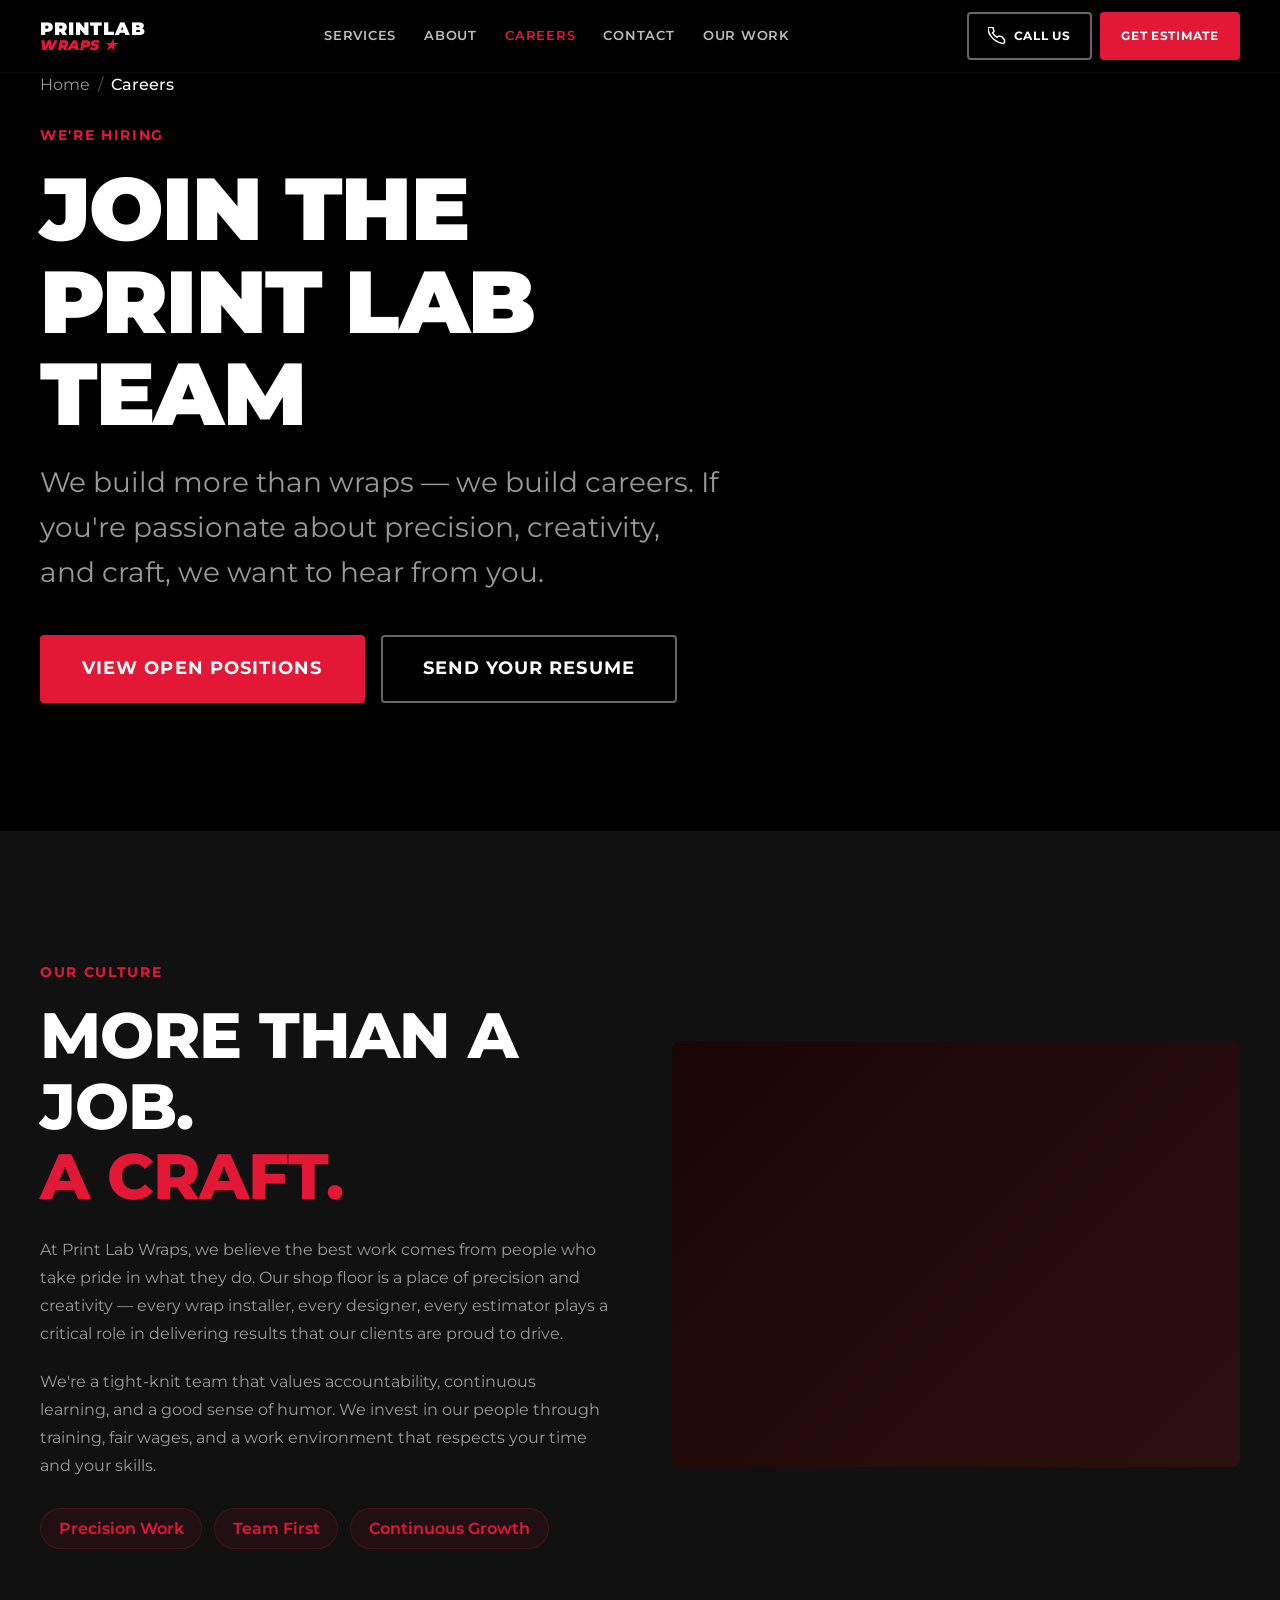
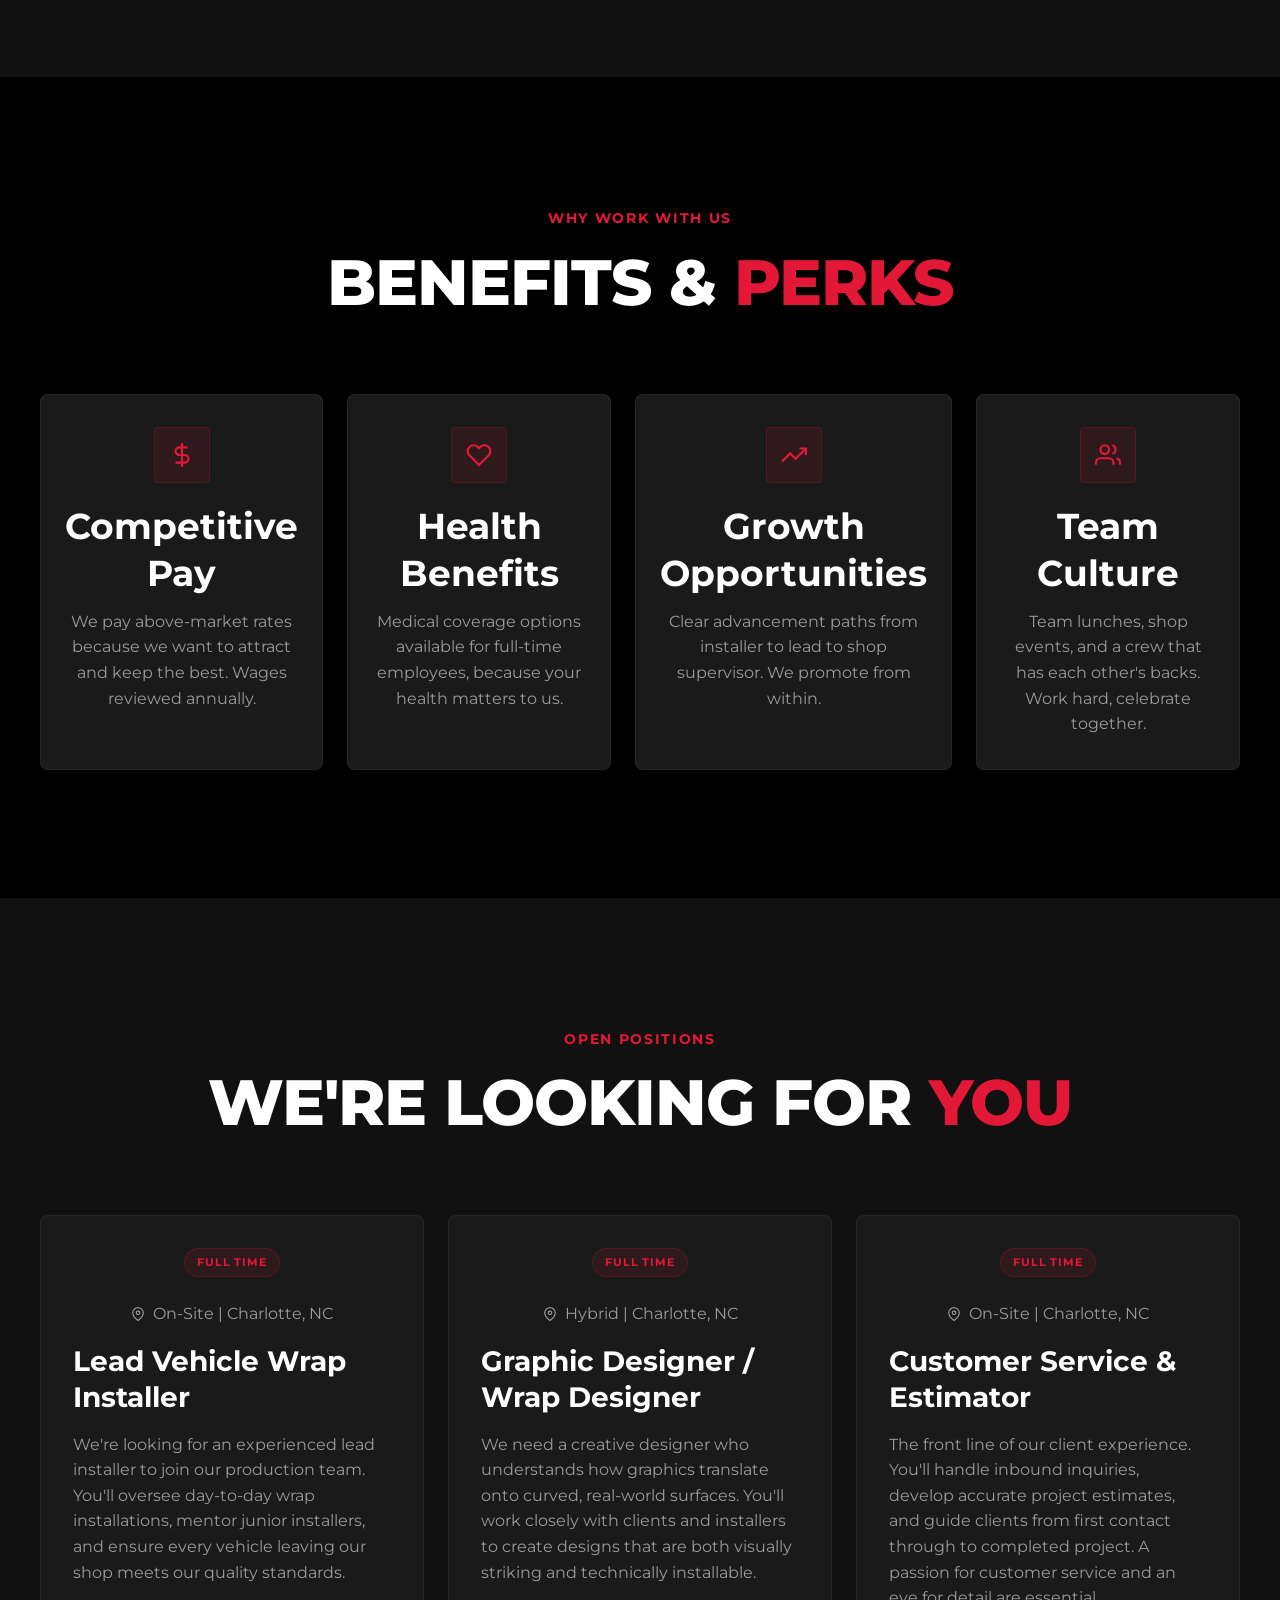
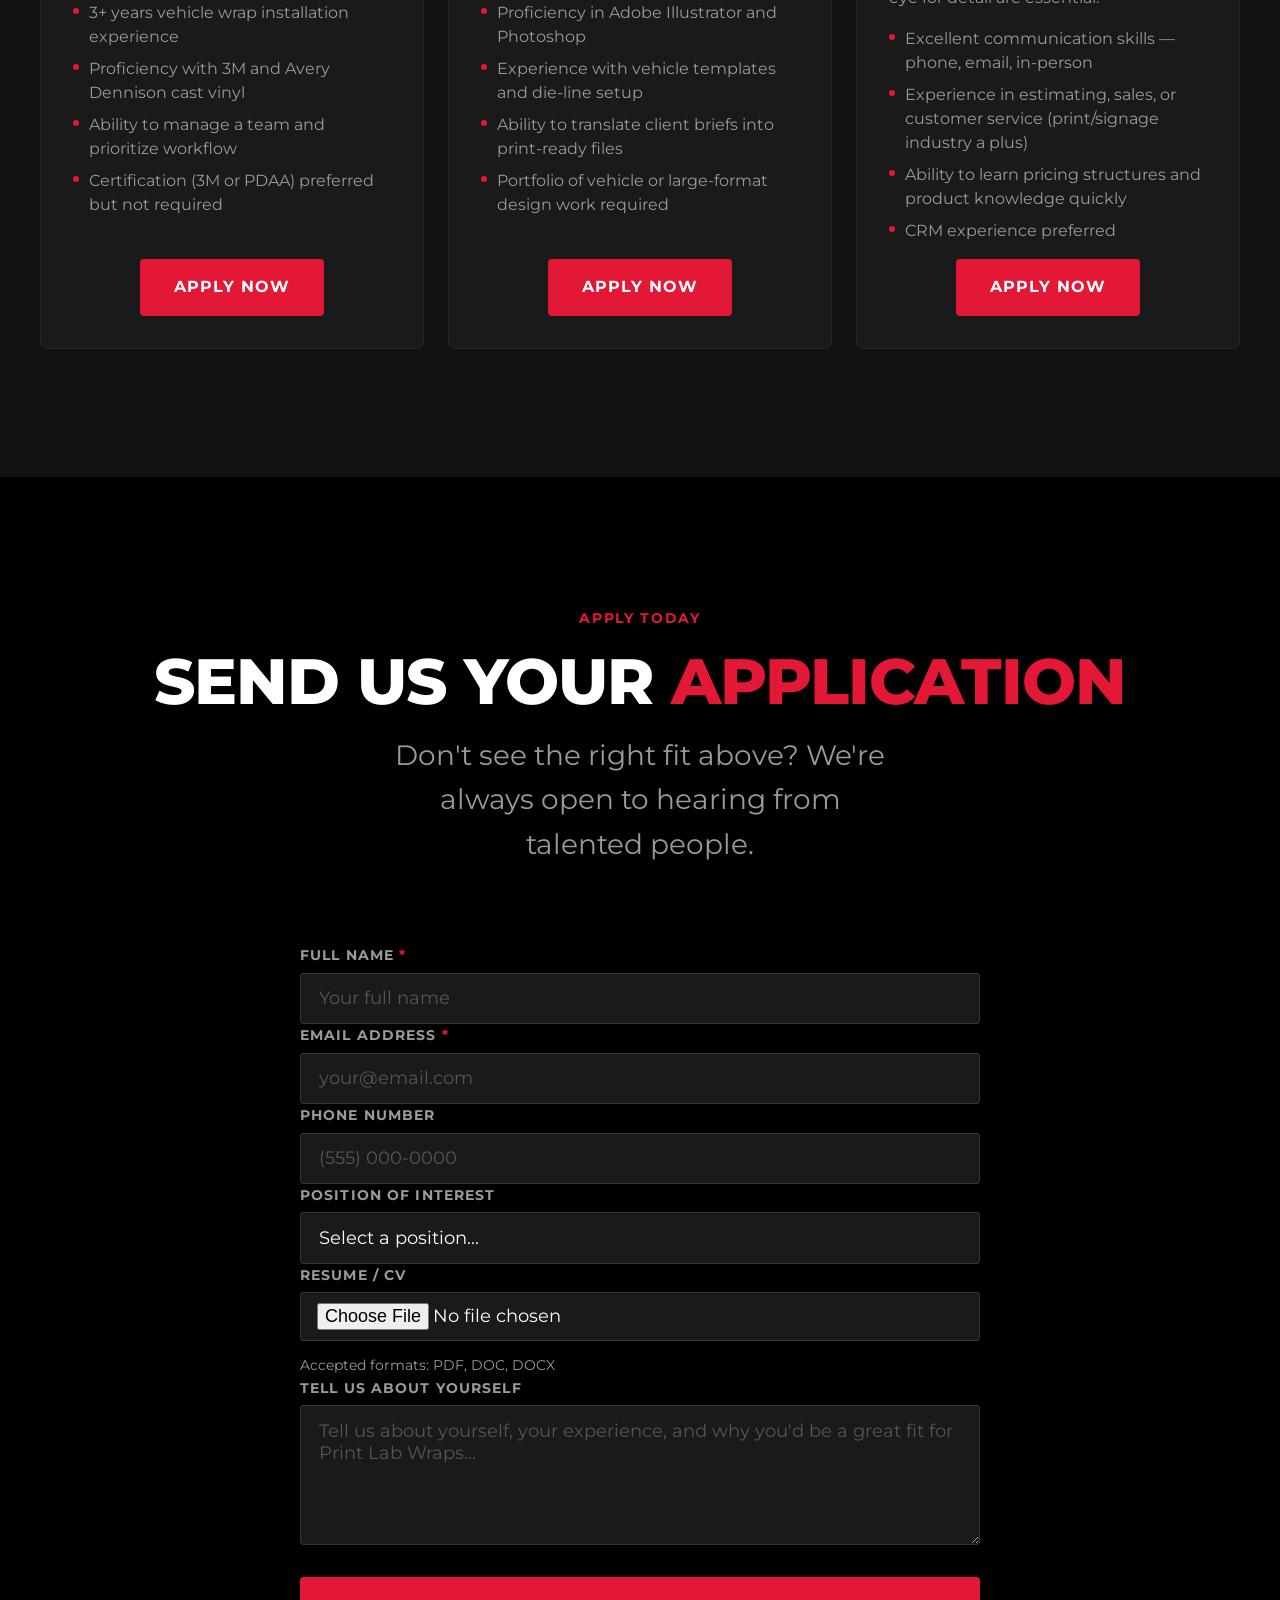
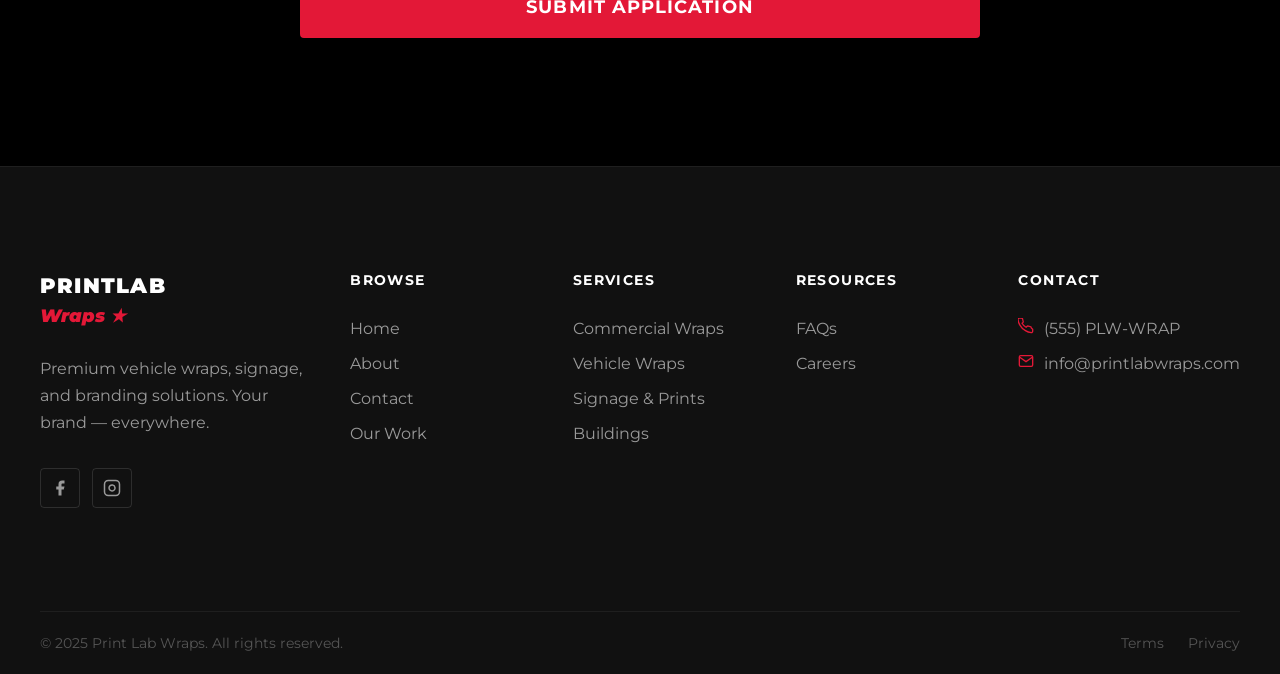
<file: printlabwraps/pages/careers.html>
<!DOCTYPE html>
<html lang="en">
<head>
  <meta charset="UTF-8">
  <meta name="viewport" content="width=device-width, initial-scale=1.0">
  <title>Careers | Print Lab Wraps</title>
  <link rel="preconnect" href="https://fonts.googleapis.com">
  <link rel="preconnect" href="https://fonts.gstatic.com" crossorigin>
  <link href="https://fonts.googleapis.com/css2?family=Montserrat:wght@400;500;600;700;800;900&display=swap" rel="stylesheet">
  <link rel="stylesheet" href="../css/global.css">
  <style>
    .benefits-grid {
      display: grid;
      grid-template-columns: repeat(4, 1fr);
      gap: 1.5rem;
    }
    .benefit-card {
      background: var(--clr-dark-3);
      border-radius: var(--radius-md);
      padding: 2rem 1.5rem;
      border: 1px solid rgba(255,255,255,0.06);
      text-align: center;
      transition: border-color var(--t-fast), transform var(--t-fast);
    }
    .benefit-card:hover {
      border-color: rgba(227,24,55,0.3);
      transform: translateY(-4px);
    }
    .benefit-icon {
      width: 56px; height: 56px;
      background: rgba(227,24,55,0.1);
      border: 1px solid rgba(227,24,55,0.2);
      border-radius: var(--radius-sm);
      display: flex; align-items: center; justify-content: center;
      margin: 0 auto 1.25rem;
      color: var(--clr-red);
    }
    .benefit-icon svg { width: 26px; height: 26px; }
    .jobs-grid {
      display: grid;
      grid-template-columns: repeat(3, 1fr);
      gap: 1.5rem;
    }
    .job-card {
      background: var(--clr-dark-3);
      border-radius: var(--radius-md);
      padding: 2rem;
      border: 1px solid rgba(255,255,255,0.06);
      display: flex;
      flex-direction: column;
      gap: 1rem;
      transition: border-color var(--t-fast);
    }
    .job-card:hover { border-color: rgba(227,24,55,0.3); }
    .job-type {
      display: inline-flex;
      align-items: center;
      gap: 0.4rem;
      font-size: 0.7rem;
      font-weight: 700;
      text-transform: uppercase;
      letter-spacing: 0.08em;
      padding: 0.3rem 0.75rem;
      border-radius: 999px;
      background: rgba(227,24,55,0.1);
      color: var(--clr-red);
      border: 1px solid rgba(227,24,55,0.2);
      width: fit-content;
    }
    .job-location {
      display: flex;
      align-items: center;
      gap: 0.5rem;
      font-size: var(--fs-sm);
      color: var(--clr-gray-400);
    }
    .job-location svg { width: 14px; height: 14px; flex-shrink: 0; }
    .culture-split {
      display: grid;
      grid-template-columns: 1fr 1fr;
      gap: clamp(2rem, 5vw, 5rem);
      align-items: center;
    }
    @media (max-width: 900px) {
      .benefits-grid { grid-template-columns: 1fr 1fr; }
      .jobs-grid { grid-template-columns: 1fr; }
      .culture-split { grid-template-columns: 1fr; }
    }
    @media (max-width: 600px) {
      .benefits-grid { grid-template-columns: 1fr 1fr; }
    }
    /* Value pills */
    .value-pills {
      display: flex;
      flex-wrap: wrap;
      gap: 0.75rem;
      margin-top: 1.75rem;
    }
    .value-pill {
      padding: 0.45rem 1.1rem;
      border-radius: 999px;
      font-size: var(--fs-sm);
      font-weight: 600;
      background: rgba(227,24,55,0.08);
      color: var(--clr-red);
      border: 1px solid rgba(227,24,55,0.2);
    }
    /* Job requirements list */
    .job-requirements {
      list-style: none;
      padding: 0;
      margin: 0;
      display: flex;
      flex-direction: column;
      gap: 0.5rem;
    }
    .job-requirements li {
      display: flex;
      align-items: flex-start;
      gap: 0.6rem;
      font-size: var(--fs-sm);
      color: var(--clr-gray-400);
      line-height: 1.5;
    }
    .job-requirements li::before {
      content: '';
      display: inline-block;
      width: 6px;
      height: 6px;
      min-width: 6px;
      border-radius: 50%;
      background: var(--clr-red);
      margin-top: 0.45em;
    }
    .job-card-title {
      font-size: var(--fs-lg);
      font-weight: 700;
      color: var(--clr-white);
      line-height: 1.3;
    }
    .job-card-desc {
      font-size: var(--fs-sm);
      color: var(--clr-gray-400);
      line-height: 1.6;
    }
    .job-card-footer {
      margin-top: auto;
    }
    /* Form file input */
    input[type="file"].form-input {
      padding: 0.625rem 1rem;
      cursor: pointer;
    }
  </style>
</head>
<body>

  <!-- HEADER -->
  <header class="site-header">
    <div class="container-large">
      <div class="header-inner">
        <a href="../index.html" class="header-logo" aria-label="Print Lab Wraps Home">
          <div class="header-logo-text">
            <span class="logo-top">PrintLab</span>
            <span class="logo-bottom">Wraps ★</span>
          </div>
        </a>
        <nav class="header-nav" aria-label="Main navigation">
          <a href="services.html"  class="nav-link">Services</a>
          <a href="about.html"     class="nav-link">About</a>
          <a href="careers.html"   class="nav-link">Careers</a>
          <a href="contact.html"   class="nav-link">Contact</a>
          <a href="our-work.html"  class="nav-link">Our Work</a>
        </nav>
        <div class="header-ctas">
          <a href="tel:+15559999999" class="btn btn-outline btn-icon">
            <svg viewBox="0 0 24 24" fill="none" stroke="currentColor" stroke-width="2" aria-hidden="true"><path d="M22 16.92v3a2 2 0 01-2.18 2 19.79 19.79 0 01-8.63-3.07A19.5 19.5 0 013.07 11a19.79 19.79 0 01-3.07-8.67A2 2 0 012 .18h3a2 2 0 012 1.72c.127.96.361 1.903.7 2.81a2 2 0 01-.45 2.11L6.09 7.91a16 16 0 006 6l1.27-1.27a2 2 0 012.11-.45c.907.339 1.85.573 2.81.7a2 2 0 011.72 2z"/></svg>
            Call Us
          </a>
          <a href="contact.html" class="btn btn-primary">Get Estimate</a>
        </div>
        <button class="hamburger" aria-label="Toggle menu"><span></span><span></span><span></span></button>
      </div>
    </div>
  </header>
  <nav class="mobile-menu">
    <a href="services.html"  class="mobile-nav-link">Services</a>
    <a href="about.html"     class="mobile-nav-link">About</a>
    <a href="careers.html"   class="mobile-nav-link">Careers</a>
    <a href="contact.html"   class="mobile-nav-link">Contact</a>
    <a href="our-work.html"  class="mobile-nav-link">Our Work</a>
    <div class="mobile-ctas">
      <a href="tel:+15559999999" class="btn btn-outline">Call Us Now</a>
      <a href="contact.html" class="btn btn-primary">Get Free Estimate</a>
    </div>
  </nav>

  <main>

    <!-- HERO -->
    <section class="section-dark page-hero-spacer padding-section-large">
      <div class="container-large">
        <nav aria-label="Breadcrumb" style="margin-bottom:1.5rem;">
          <ol style="display:flex;align-items:center;gap:0.5rem;list-style:none;padding:0;margin:0;font-size:var(--fs-sm);color:var(--clr-gray-400);">
            <li><a href="../index.html" style="color:var(--clr-gray-400);text-decoration:none;transition:color var(--t-fast);" onmouseover="this.style.color='var(--clr-white)'" onmouseout="this.style.color='var(--clr-gray-400)'">Home</a></li>
            <li aria-hidden="true" style="color:var(--clr-gray-600);">/</li>
            <li style="color:var(--clr-white);font-weight:500;" aria-current="page">Careers</li>
          </ol>
        </nav>
        <div class="reveal" style="max-width:680px;">
          <span class="text-label">We're Hiring</span>
          <h1 class="heading-1" style="margin-top:1rem;margin-bottom:1.25rem;">Join the Print Lab Team</h1>
          <p style="font-size:var(--fs-lg);color:var(--clr-gray-400);margin-bottom:2.5rem;">We build more than wraps — we build careers. If you're passionate about precision, creativity, and craft, we want to hear from you.</p>
          <div style="display:flex;flex-wrap:wrap;gap:1rem;">
            <a href="#open-positions" class="btn btn-primary btn-lg">View Open Positions</a>
            <a href="mailto:careers@printlabwraps.com" class="btn btn-outline btn-lg">Send Your Resume</a>
          </div>
        </div>
      </div>
    </section>

    <!-- CULTURE -->
    <section class="section-dark-2 padding-section-large">
      <div class="container-large">
        <div class="culture-split">
          <!-- Left -->
          <div class="reveal-left">
            <span class="text-label">Our Culture</span>
            <h2 class="heading-2" style="margin-top:1rem;margin-bottom:1.5rem;">More Than a Job.<br><span class="text-red">A Craft.</span></h2>
            <p style="color:var(--clr-gray-400);line-height:1.75;margin-bottom:1.25rem;">At Print Lab Wraps, we believe the best work comes from people who take pride in what they do. Our shop floor is a place of precision and creativity — every wrap installer, every designer, every estimator plays a critical role in delivering results that our clients are proud to drive.</p>
            <p style="color:var(--clr-gray-400);line-height:1.75;">We're a tight-knit team that values accountability, continuous learning, and a good sense of humor. We invest in our people through training, fair wages, and a work environment that respects your time and your skills.</p>
            <div class="value-pills">
              <span class="value-pill">Precision Work</span>
              <span class="value-pill">Team First</span>
              <span class="value-pill">Continuous Growth</span>
            </div>
          </div>
          <!-- Right -->
          <div class="reveal-right">
            <div class="img-placeholder" style="aspect-ratio:4/3;background:linear-gradient(135deg,#1a0505,#2d1010);border-radius:var(--radius-md);" role="img" aria-label="Print Lab Wraps team at work"></div>
          </div>
        </div>
      </div>
    </section>

    <!-- BENEFITS -->
    <section class="section-dark padding-section-large">
      <div class="container-large">
        <div class="reveal" style="text-align:center;margin-bottom:var(--sp-2xl);">
          <span class="text-label">Why Work With Us</span>
          <h2 class="heading-2" style="margin-top:1rem;">Benefits &amp; <span class="text-red">Perks</span></h2>
        </div>
        <div class="benefits-grid">
          <!-- Card 1: Competitive Pay -->
          <div class="benefit-card reveal">
            <div class="benefit-icon" aria-hidden="true">
              <svg viewBox="0 0 24 24" fill="none" stroke="currentColor" stroke-width="2"><line x1="12" y1="1" x2="12" y2="23"/><path d="M17 5H9.5a3.5 3.5 0 000 7h5a3.5 3.5 0 010 7H6"/></svg>
            </div>
            <h3 class="heading-4" style="margin-bottom:0.75rem;">Competitive Pay</h3>
            <p style="font-size:var(--fs-sm);color:var(--clr-gray-400);line-height:1.6;">We pay above-market rates because we want to attract and keep the best. Wages reviewed annually.</p>
          </div>
          <!-- Card 2: Health Benefits -->
          <div class="benefit-card reveal">
            <div class="benefit-icon" aria-hidden="true">
              <svg viewBox="0 0 24 24" fill="none" stroke="currentColor" stroke-width="2"><path d="M20.84 4.61a5.5 5.5 0 00-7.78 0L12 5.67l-1.06-1.06a5.5 5.5 0 00-7.78 7.78l1.06 1.06L12 21.23l7.78-7.78 1.06-1.06a5.5 5.5 0 000-7.78z"/></svg>
            </div>
            <h3 class="heading-4" style="margin-bottom:0.75rem;">Health Benefits</h3>
            <p style="font-size:var(--fs-sm);color:var(--clr-gray-400);line-height:1.6;">Medical coverage options available for full-time employees, because your health matters to us.</p>
          </div>
          <!-- Card 3: Growth Opportunities -->
          <div class="benefit-card reveal">
            <div class="benefit-icon" aria-hidden="true">
              <svg viewBox="0 0 24 24" fill="none" stroke="currentColor" stroke-width="2"><polyline points="23 6 13.5 15.5 8.5 10.5 1 18"/><polyline points="17 6 23 6 23 12"/></svg>
            </div>
            <h3 class="heading-4" style="margin-bottom:0.75rem;">Growth Opportunities</h3>
            <p style="font-size:var(--fs-sm);color:var(--clr-gray-400);line-height:1.6;">Clear advancement paths from installer to lead to shop supervisor. We promote from within.</p>
          </div>
          <!-- Card 4: Team Culture -->
          <div class="benefit-card reveal">
            <div class="benefit-icon" aria-hidden="true">
              <svg viewBox="0 0 24 24" fill="none" stroke="currentColor" stroke-width="2"><path d="M17 21v-2a4 4 0 00-4-4H5a4 4 0 00-4 4v2"/><circle cx="9" cy="7" r="4"/><path d="M23 21v-2a4 4 0 00-3-3.87"/><path d="M16 3.13a4 4 0 010 7.75"/></svg>
            </div>
            <h3 class="heading-4" style="margin-bottom:0.75rem;">Team Culture</h3>
            <p style="font-size:var(--fs-sm);color:var(--clr-gray-400);line-height:1.6;">Team lunches, shop events, and a crew that has each other's backs. Work hard, celebrate together.</p>
          </div>
        </div>
      </div>
    </section>

    <!-- OPEN POSITIONS -->
    <section class="section-dark-2 padding-section-large" id="open-positions">
      <div class="container-large">
        <div class="reveal" style="text-align:center;margin-bottom:var(--sp-2xl);">
          <span class="text-label">Open Positions</span>
          <h2 class="heading-2" style="margin-top:1rem;">We're Looking For <span class="text-red">You</span></h2>
        </div>
        <div class="jobs-grid">

          <!-- Job 1: Lead Vehicle Wrap Installer -->
          <div class="job-card reveal">
            <div>
              <span class="job-type">Full Time</span>
            </div>
            <div class="job-location">
              <svg viewBox="0 0 24 24" fill="none" stroke="currentColor" stroke-width="2" aria-hidden="true"><path d="M21 10c0 7-9 13-9 13s-9-6-9-13a9 9 0 0118 0z"/><circle cx="12" cy="10" r="3"/></svg>
              On-Site | Charlotte, NC
            </div>
            <h3 class="job-card-title">Lead Vehicle Wrap Installer</h3>
            <p class="job-card-desc">We're looking for an experienced lead installer to join our production team. You'll oversee day-to-day wrap installations, mentor junior installers, and ensure every vehicle leaving our shop meets our quality standards.</p>
            <ul class="job-requirements" aria-label="Requirements">
              <li>3+ years vehicle wrap installation experience</li>
              <li>Proficiency with 3M and Avery Dennison cast vinyl</li>
              <li>Ability to manage a team and prioritize workflow</li>
              <li>Certification (3M or PDAA) preferred but not required</li>
            </ul>
            <div class="job-card-footer">
              <a href="mailto:careers@printlabwraps.com?subject=Application: Lead Vehicle Wrap Installer" class="btn btn-primary" style="width:100%;text-align:center;">Apply Now</a>
            </div>
          </div>

          <!-- Job 2: Graphic Designer / Wrap Designer -->
          <div class="job-card reveal">
            <div>
              <span class="job-type">Full Time</span>
            </div>
            <div class="job-location">
              <svg viewBox="0 0 24 24" fill="none" stroke="currentColor" stroke-width="2" aria-hidden="true"><path d="M21 10c0 7-9 13-9 13s-9-6-9-13a9 9 0 0118 0z"/><circle cx="12" cy="10" r="3"/></svg>
              Hybrid | Charlotte, NC
            </div>
            <h3 class="job-card-title">Graphic Designer / Wrap Designer</h3>
            <p class="job-card-desc">We need a creative designer who understands how graphics translate onto curved, real-world surfaces. You'll work closely with clients and installers to create designs that are both visually striking and technically installable.</p>
            <ul class="job-requirements" aria-label="Requirements">
              <li>Proficiency in Adobe Illustrator and Photoshop</li>
              <li>Experience with vehicle templates and die-line setup</li>
              <li>Ability to translate client briefs into print-ready files</li>
              <li>Portfolio of vehicle or large-format design work required</li>
            </ul>
            <div class="job-card-footer">
              <a href="mailto:careers@printlabwraps.com?subject=Application: Graphic Designer" class="btn btn-primary" style="width:100%;text-align:center;">Apply Now</a>
            </div>
          </div>

          <!-- Job 3: Customer Service & Estimator -->
          <div class="job-card reveal">
            <div>
              <span class="job-type">Full Time</span>
            </div>
            <div class="job-location">
              <svg viewBox="0 0 24 24" fill="none" stroke="currentColor" stroke-width="2" aria-hidden="true"><path d="M21 10c0 7-9 13-9 13s-9-6-9-13a9 9 0 0118 0z"/><circle cx="12" cy="10" r="3"/></svg>
              On-Site | Charlotte, NC
            </div>
            <h3 class="job-card-title">Customer Service &amp; Estimator</h3>
            <p class="job-card-desc">The front line of our client experience. You'll handle inbound inquiries, develop accurate project estimates, and guide clients from first contact through to completed project. A passion for customer service and an eye for detail are essential.</p>
            <ul class="job-requirements" aria-label="Requirements">
              <li>Excellent communication skills — phone, email, in-person</li>
              <li>Experience in estimating, sales, or customer service (print/signage industry a plus)</li>
              <li>Ability to learn pricing structures and product knowledge quickly</li>
              <li>CRM experience preferred</li>
            </ul>
            <div class="job-card-footer">
              <a href="mailto:careers@printlabwraps.com?subject=Application: Customer Service Estimator" class="btn btn-primary" style="width:100%;text-align:center;">Apply Now</a>
            </div>
          </div>

        </div>
      </div>
    </section>

    <!-- APPLICATION FORM -->
    <section class="section-dark padding-section-large">
      <div class="container-large">
        <div class="reveal" style="text-align:center;margin-bottom:var(--sp-2xl);">
          <span class="text-label">Apply Today</span>
          <h2 class="heading-2" style="margin-top:1rem;">Send Us Your <span class="text-red">Application</span></h2>
          <p style="color:var(--clr-gray-400);font-size:var(--fs-lg);margin-top:1rem;max-width:520px;margin-left:auto;margin-right:auto;">Don't see the right fit above? We're always open to hearing from talented people.</p>
        </div>

        <form action="#" method="POST" style="max-width:680px;margin:0 auto;" class="reveal" novalidate>

          <div class="form-group">
            <label class="form-label" for="app-name">Full Name <span style="color:var(--clr-red);" aria-hidden="true">*</span></label>
            <input class="form-input" type="text" name="name" id="app-name" required placeholder="Your full name" autocomplete="name">
          </div>

          <div class="form-group">
            <label class="form-label" for="app-email">Email Address <span style="color:var(--clr-red);" aria-hidden="true">*</span></label>
            <input class="form-input" type="email" name="email" id="app-email" required placeholder="your@email.com" autocomplete="email">
          </div>

          <div class="form-group">
            <label class="form-label" for="app-phone">Phone Number</label>
            <input class="form-input" type="tel" name="phone" id="app-phone" placeholder="(555) 000-0000" autocomplete="tel">
          </div>

          <div class="form-group">
            <label class="form-label" for="app-position">Position of Interest</label>
            <select class="form-select" name="position" id="app-position">
              <option value="" disabled selected>Select a position...</option>
              <option value="lead-installer">Lead Vehicle Wrap Installer</option>
              <option value="graphic-designer">Graphic Designer / Wrap Designer</option>
              <option value="customer-service">Customer Service &amp; Estimator</option>
              <option value="general">Other / General Application</option>
            </select>
          </div>

          <div class="form-group">
            <label class="form-label" for="app-resume">Resume / CV</label>
            <input class="form-input" type="file" name="resume" id="app-resume" accept=".pdf,.doc,.docx" aria-describedby="resume-hint">
            <span id="resume-hint" style="font-size:var(--fs-xs);color:var(--clr-gray-400);margin-top:0.4rem;display:block;">Accepted formats: PDF, DOC, DOCX</span>
          </div>

          <div class="form-group">
            <label class="form-label" for="app-message">Tell Us About Yourself</label>
            <textarea class="form-textarea" name="message" id="app-message" rows="5" placeholder="Tell us about yourself, your experience, and why you'd be a great fit for Print Lab Wraps..."></textarea>
          </div>

          <div style="margin-top:2rem;">
            <button type="submit" class="btn btn-primary btn-lg" style="width:100%;">Submit Application</button>
          </div>

        </form>
      </div>
    </section>

  </main>

  <!-- FOOTER -->
  <footer class="site-footer">
    <div class="container-large">
      <div class="footer-main">
        <div class="footer-brand">
          <div class="footer-logo-text"><div class="logo-top">PrintLab</div><div class="logo-bottom">Wraps ★</div></div>
          <p class="footer-tagline">Premium vehicle wraps, signage, and branding solutions. Your brand — everywhere.</p>
          <div class="footer-social">
            <a href="#" class="social-btn" aria-label="Facebook"><svg viewBox="0 0 24 24" fill="currentColor" aria-hidden="true"><path d="M18 2h-3a5 5 0 00-5 5v3H7v4h3v8h4v-8h3l1-4h-4V7a1 1 0 011-1h3z"/></svg></a>
            <a href="#" class="social-btn" aria-label="Instagram"><svg viewBox="0 0 24 24" fill="none" stroke="currentColor" stroke-width="2" aria-hidden="true"><rect x="2" y="2" width="20" height="20" rx="5" ry="5"/><path d="M16 11.37A4 4 0 1112.63 8 4 4 0 0116 11.37z"/><line x1="17.5" y1="6.5" x2="17.51" y2="6.5"/></svg></a>
          </div>
        </div>
        <div class="footer-col"><h4>Browse</h4><div class="footer-links"><a href="../index.html" class="footer-link">Home</a><a href="about.html" class="footer-link">About</a><a href="contact.html" class="footer-link">Contact</a><a href="our-work.html" class="footer-link">Our Work</a></div></div>
        <div class="footer-col"><h4>Services</h4><div class="footer-links"><a href="commercial-vehicle-wraps.html" class="footer-link">Commercial Wraps</a><a href="vehicle-wraps.html" class="footer-link">Vehicle Wraps</a><a href="signage-prints.html" class="footer-link">Signage &amp; Prints</a><a href="buildings-facilities.html" class="footer-link">Buildings</a></div></div>
        <div class="footer-col"><h4>Resources</h4><div class="footer-links"><a href="faq.html" class="footer-link">FAQs</a><a href="careers.html" class="footer-link">Careers</a></div></div>
        <div class="footer-col"><h4>Contact</h4>
          <div class="footer-contact-item"><svg viewBox="0 0 24 24" fill="none" stroke="currentColor" stroke-width="2" aria-hidden="true"><path d="M22 16.92v3a2 2 0 01-2.18 2 19.79 19.79 0 01-8.63-3.07A19.5 19.5 0 013.07 11a19.79 19.79 0 01-3.07-8.67A2 2 0 012 .18h3a2 2 0 012 1.72c.127.96.361 1.903.7 2.81a2 2 0 01-.45 2.11L6.09 7.91a16 16 0 006 6l1.27-1.27a2 2 0 012.11-.45c.907.339 1.85.573 2.81.7a2 2 0 011.72 2z"/></svg><a href="tel:+15559999999">(555) PLW-WRAP</a></div>
          <div class="footer-contact-item"><svg viewBox="0 0 24 24" fill="none" stroke="currentColor" stroke-width="2" aria-hidden="true"><path d="M4 4h16c1.1 0 2 .9 2 2v12c0 1.1-.9 2-2 2H4c-1.1 0-2-.9-2-2V6c0-1.1.9-2 2-2z"/><polyline points="22,6 12,13 2,6"/></svg><a href="mailto:info@printlabwraps.com">info@printlabwraps.com</a></div>
        </div>
      </div>
      <div class="footer-bottom">
        <p class="footer-copy">&copy; 2025 Print Lab Wraps. All rights reserved.</p>
        <div class="footer-legal"><a href="#">Terms</a><a href="#">Privacy</a></div>
      </div>
    </div>
  </footer>

  <script src="../js/main.js"></script>
</body>
</html>
</file>
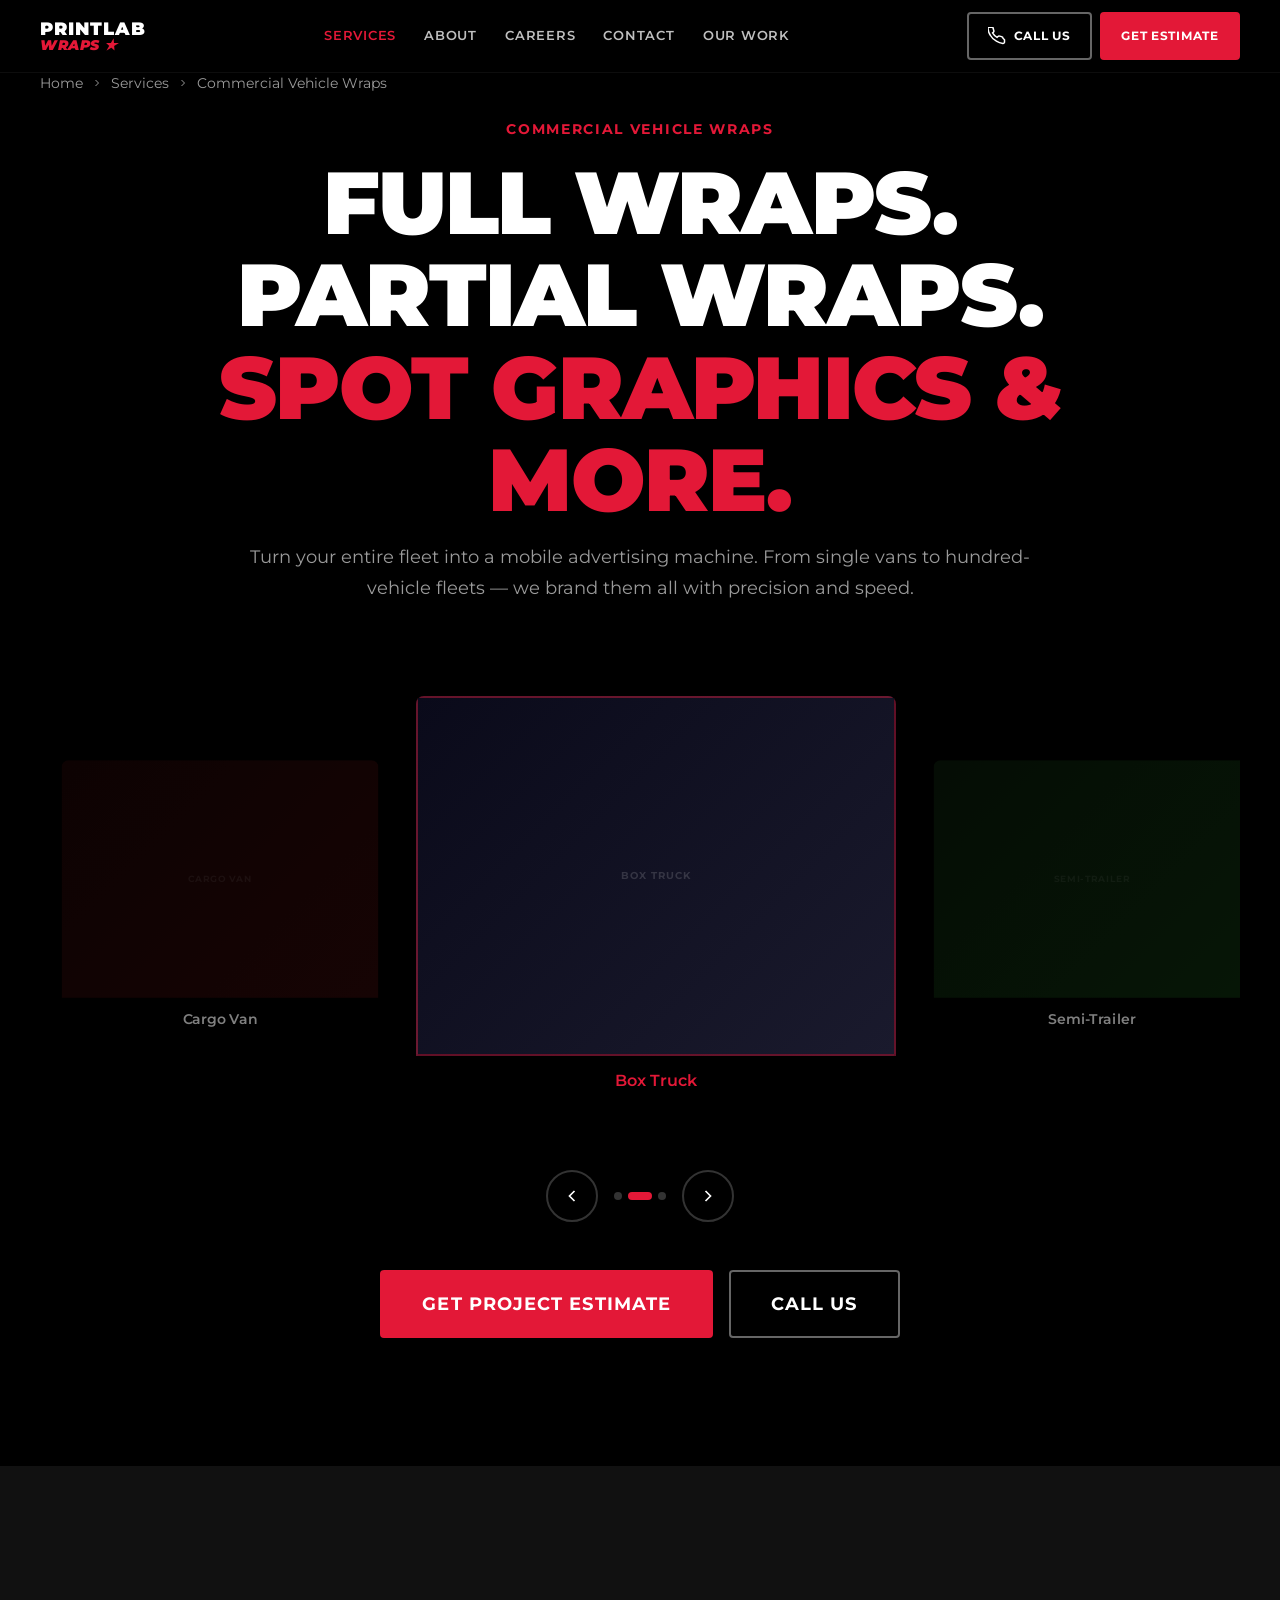
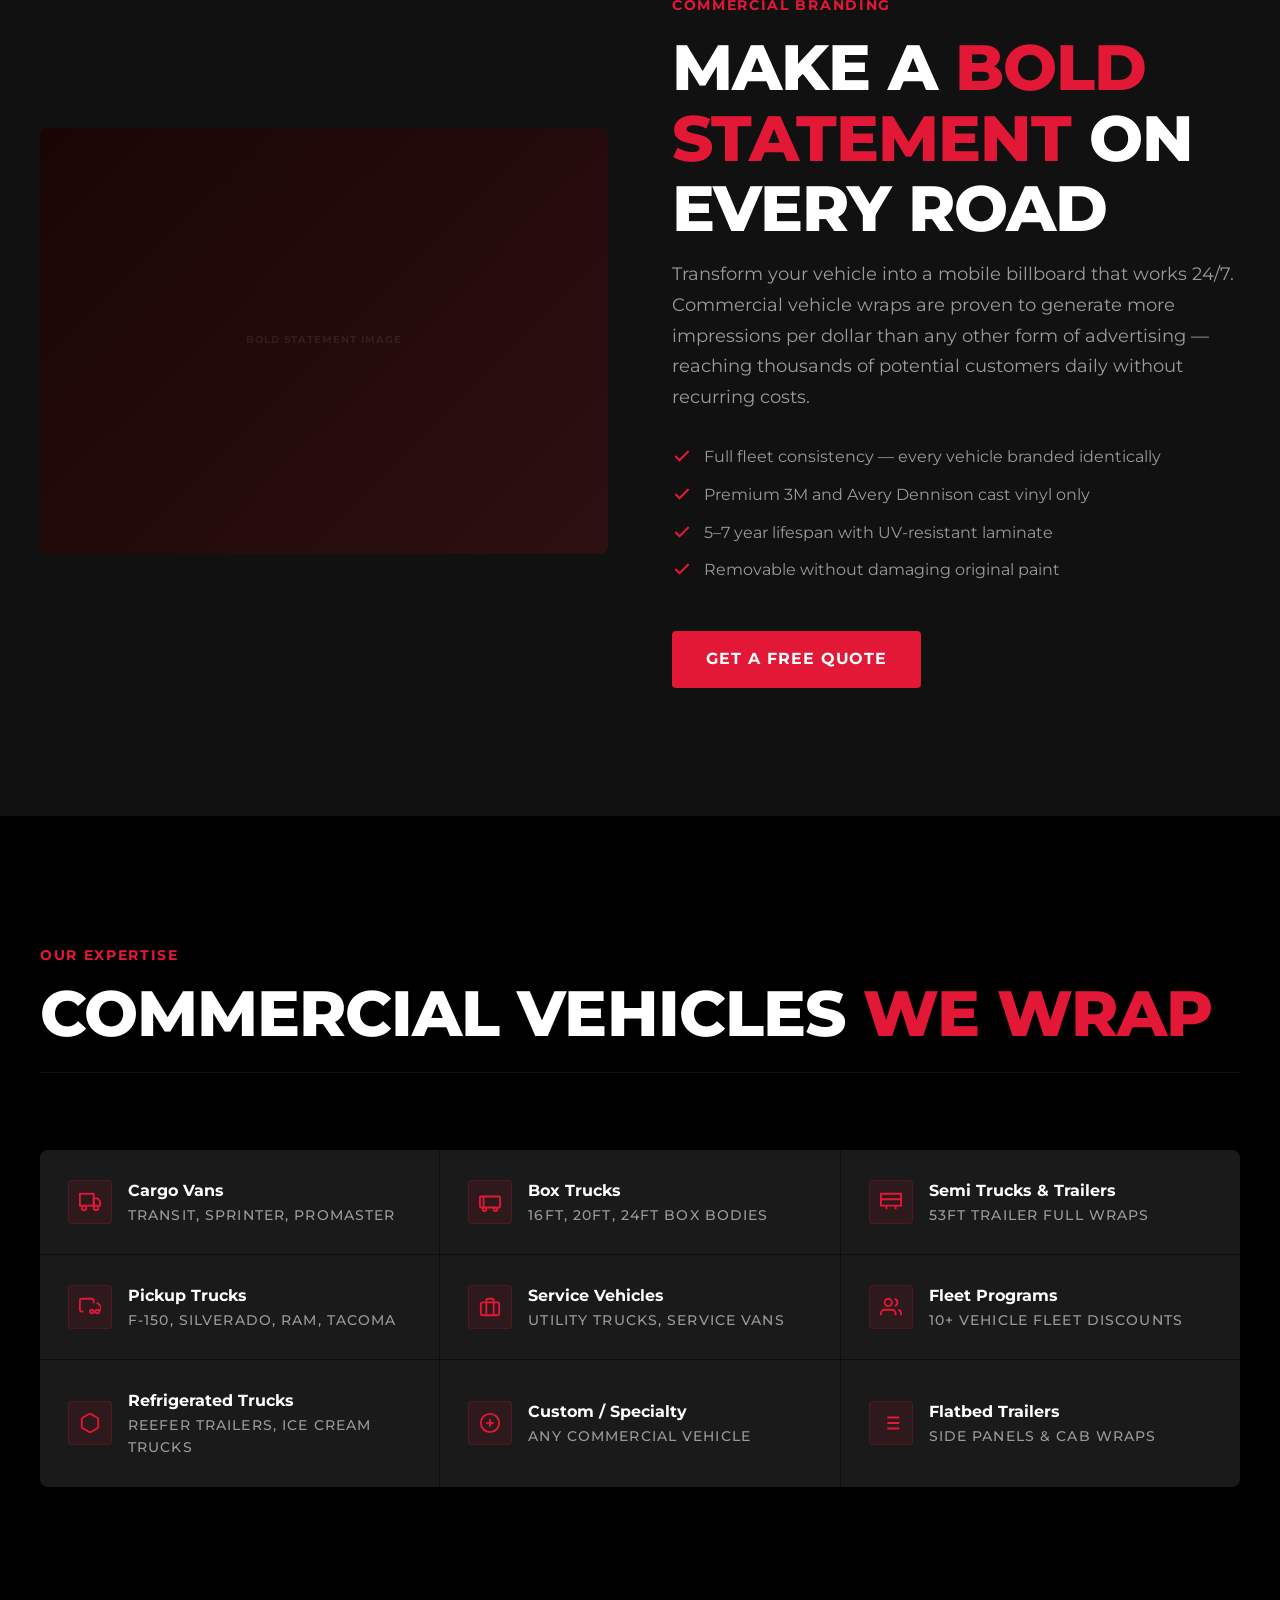
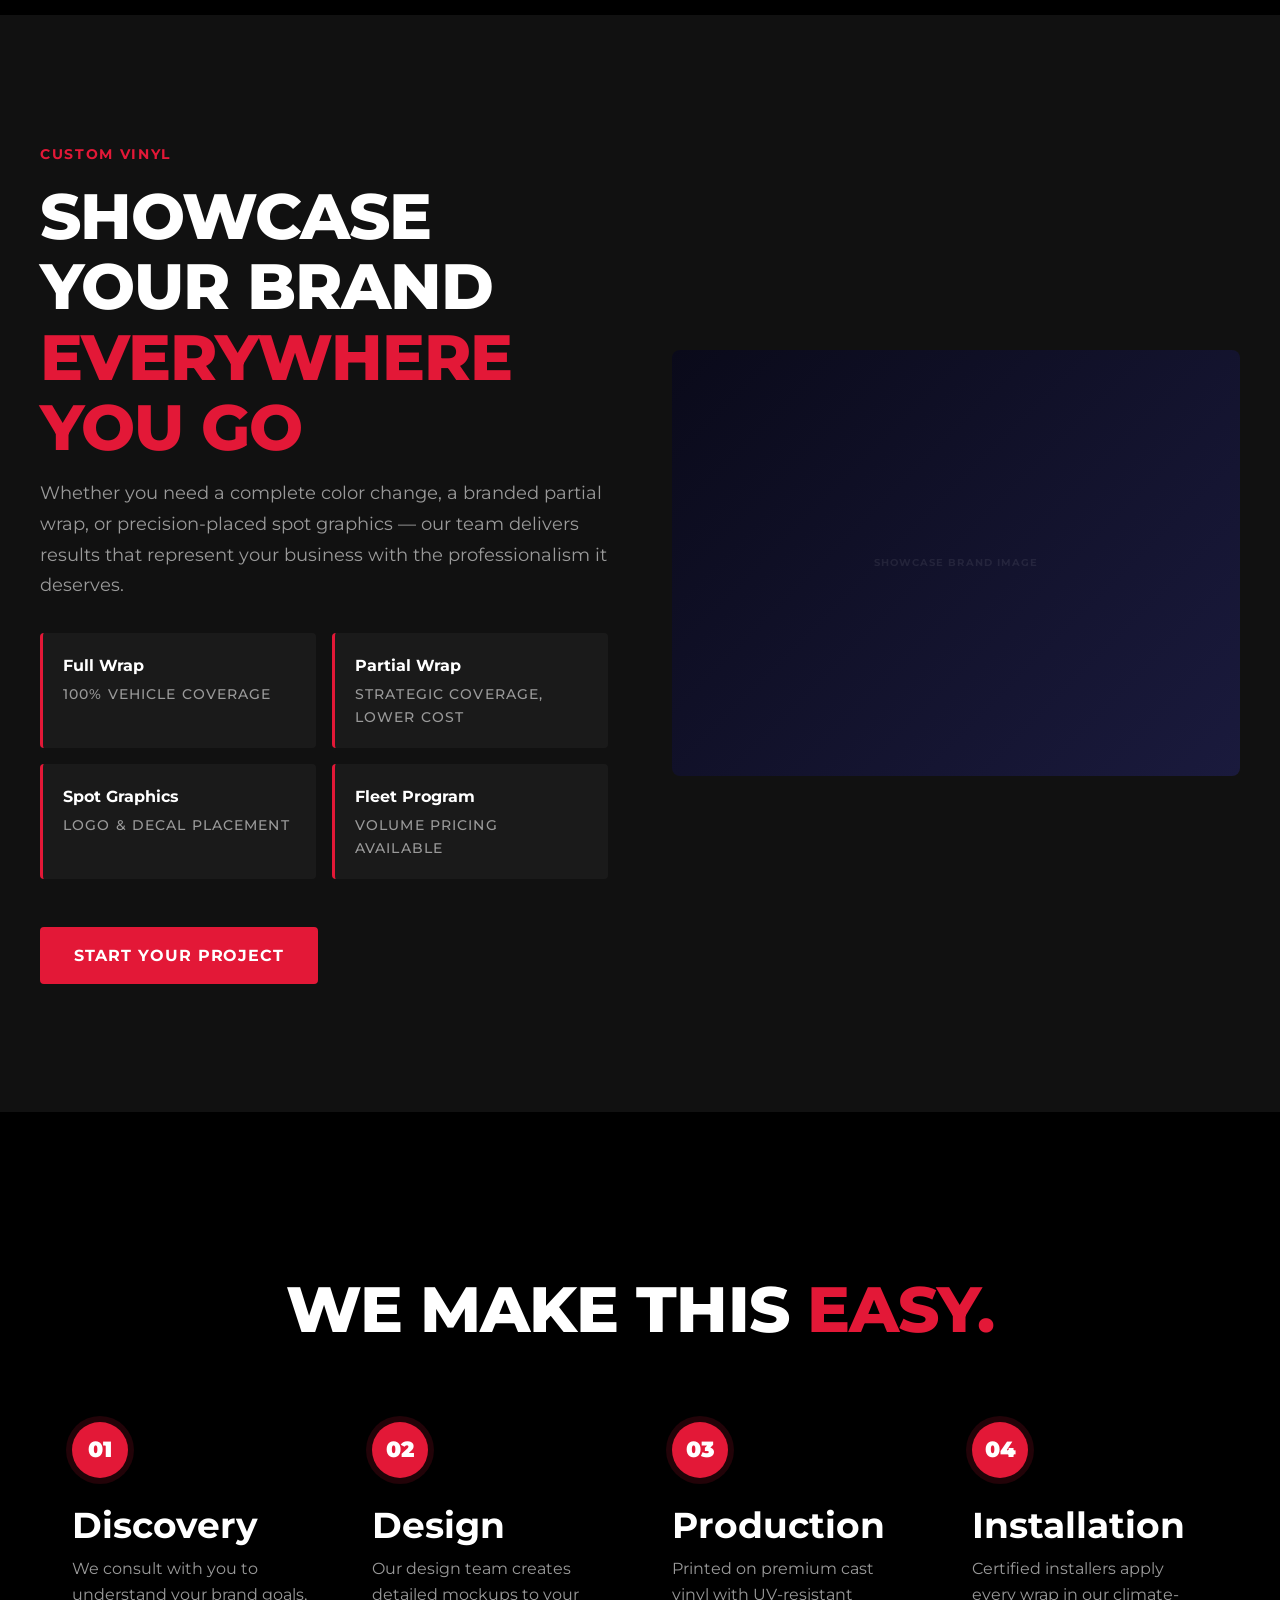
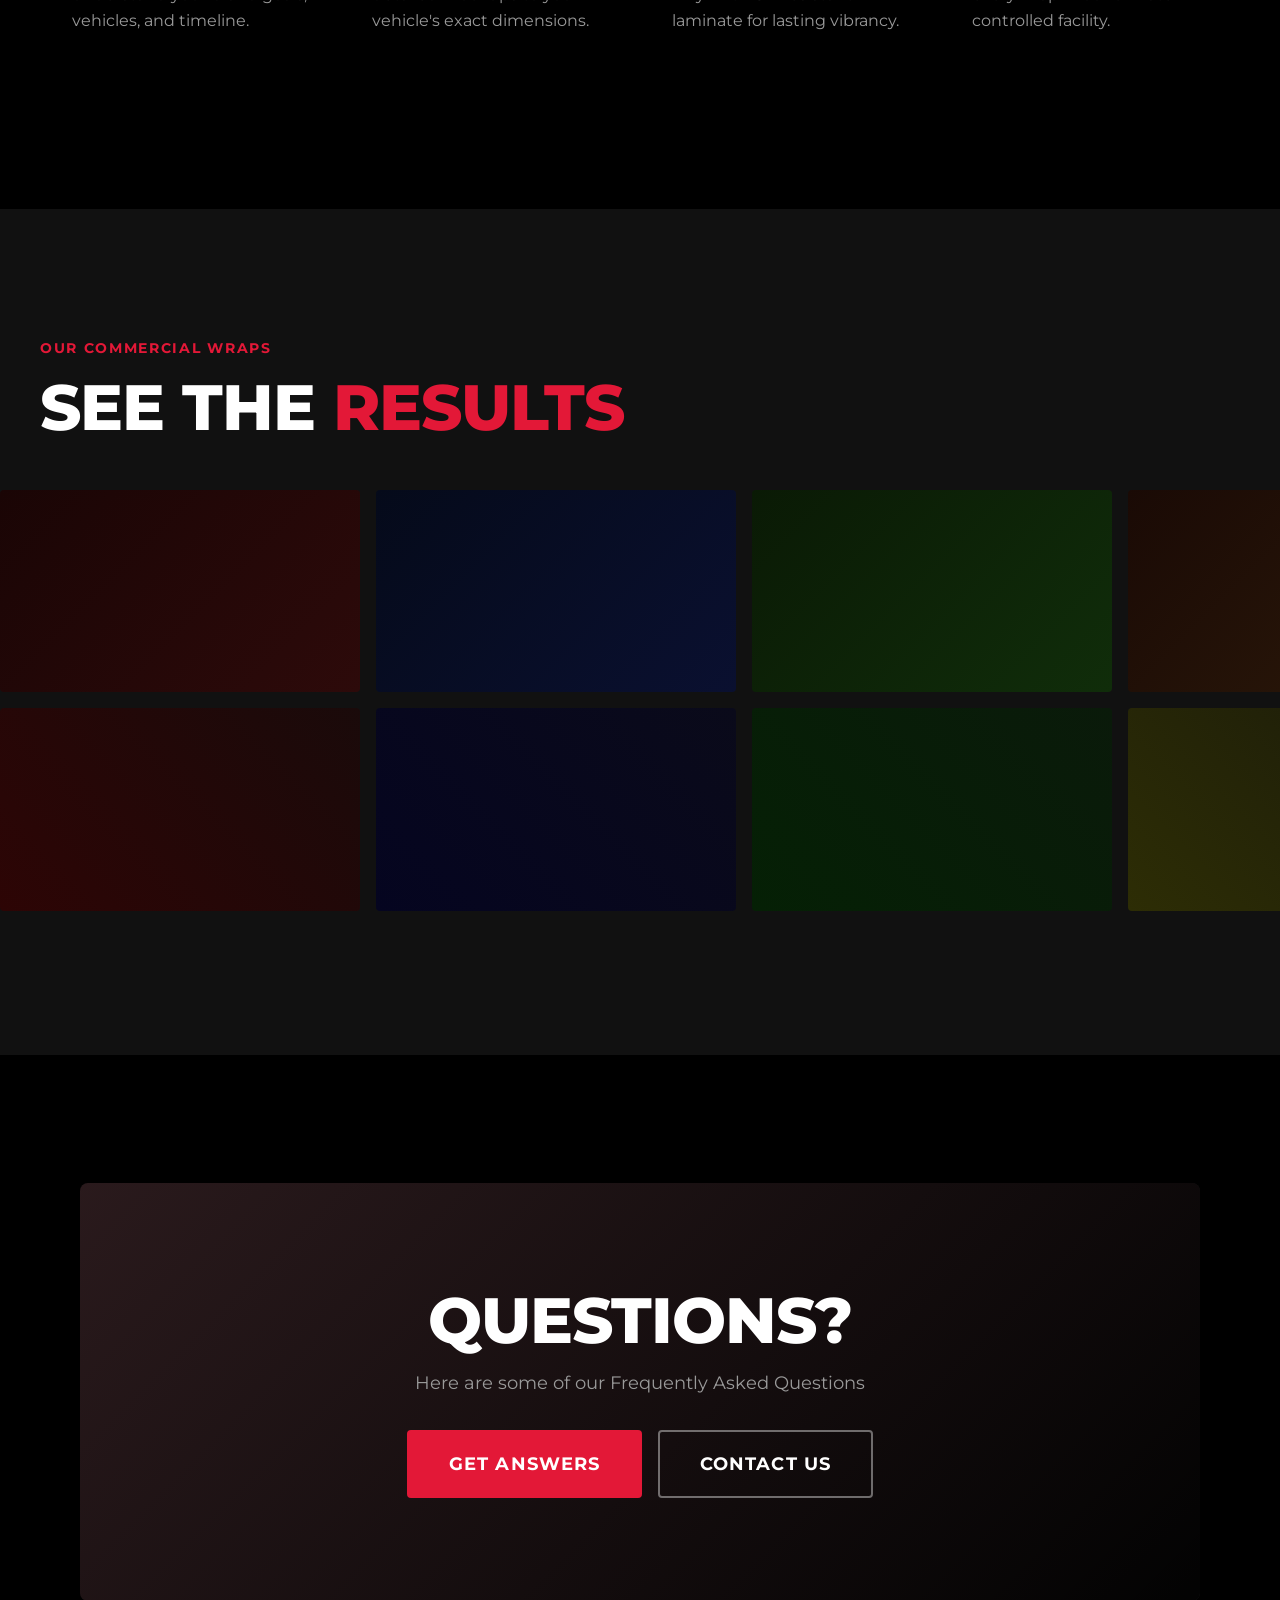
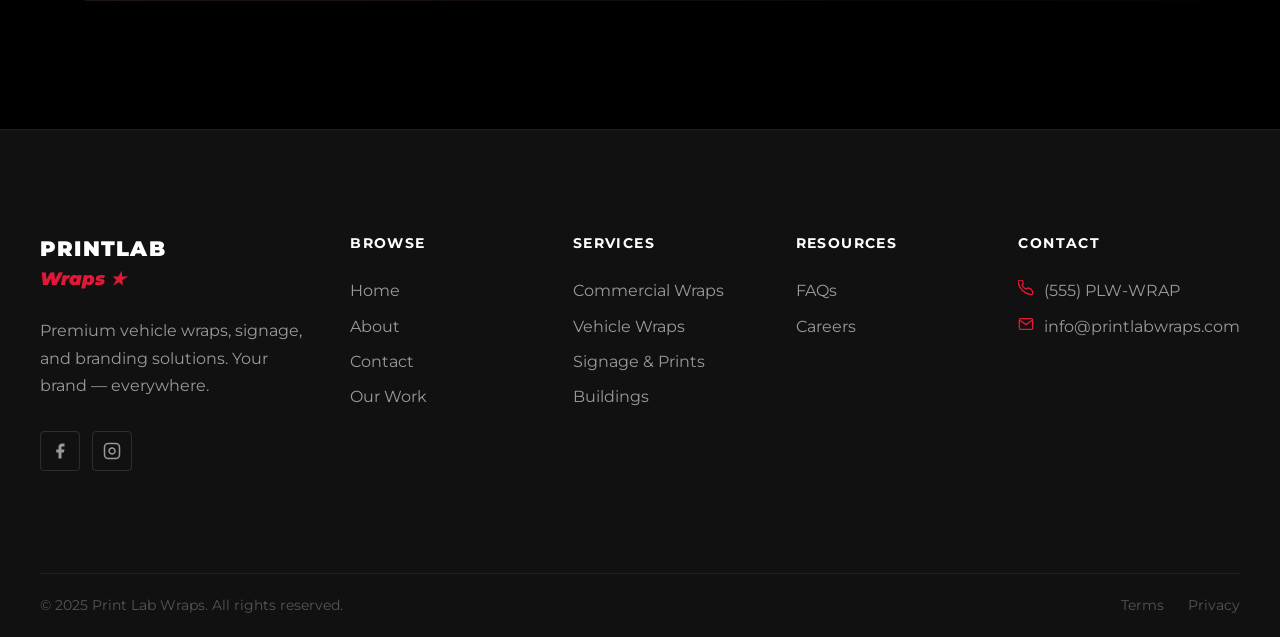
<file: printlabwraps/pages/commercial-vehicle-wraps.html>
<!DOCTYPE html>
<html lang="en">
<head>
  <meta charset="UTF-8" />
  <meta name="viewport" content="width=device-width, initial-scale=1.0" />
  <title>Commercial Vehicle Wraps | Print Lab Wraps</title>
  <meta name="description" content="Transform your commercial fleet with premium vehicle wraps from Print Lab Wraps. Full wraps, partial wraps, spot graphics for vans, trucks, trailers, and more." />
  <link rel="preconnect" href="https://fonts.googleapis.com" />
  <link rel="preconnect" href="https://fonts.gstatic.com" crossorigin />
  <link rel="stylesheet" href="../css/global.css" />
  <style>
    /* ── Page-specific ── */
    .vehicle-types-grid {
      display: grid;
      grid-template-columns: repeat(3, 1fr);
      gap: 1px;
      background: rgba(255,255,255,0.05);
      border-radius: var(--radius-md);
      overflow: hidden;
    }
    .vehicle-type-item {
      background: var(--clr-dark-3);
      padding: 1.75rem;
      display: flex;
      align-items: center;
      gap: 1rem;
      transition: background var(--t-fast);
    }
    .vehicle-type-item:hover { background: var(--clr-dark-2); }
    .vehicle-type-icon {
      width: 44px; height: 44px;
      border-radius: var(--radius-sm);
      background: rgba(227,24,55,0.1);
      border: 1px solid rgba(227,24,55,0.2);
      display: flex; align-items: center; justify-content: center;
      flex-shrink: 0;
      color: var(--clr-red);
    }
    .vehicle-type-icon svg { width: 22px; height: 22px; }
    .split-content {
      display: grid;
      grid-template-columns: 1fr 1fr;
      gap: clamp(2rem, 5vw, 5rem);
      align-items: center;
    }
    .split-img {
      position: relative;
      border-radius: var(--radius-md);
      overflow: hidden;
    }
    .split-img-inner {
      aspect-ratio: 4/3;
      background: var(--clr-dark-3);
    }
    .split-img-accent {
      position: absolute;
      bottom: -1rem;
      right: -1rem;
      width: 120px; height: 120px;
      background: var(--clr-red);
      opacity: 0.12;
      border-radius: 50%;
      z-index: -1;
    }
    .gallery-row { margin-bottom: 1rem; }
    .faq-banner {
      position: relative;
      overflow: hidden;
      background: var(--clr-dark-3);
      border-radius: var(--radius-md);
      padding: var(--pad-section-md);
      text-align: center;
    }
    .faq-banner-bg {
      position: absolute;
      inset: 0;
      background: linear-gradient(135deg, rgba(227,24,55,0.08), rgba(0,0,0,0.9));
    }
    @media (max-width: 900px) {
      .vehicle-types-grid { grid-template-columns: 1fr 1fr; }
      .split-content { grid-template-columns: 1fr; }
      .split-content.reverse { direction: initial; }
    }
    @media (max-width: 600px) {
      .vehicle-types-grid { grid-template-columns: 1fr; }
    }
  </style>
</head>
<body class="page-wrapper">

  <!-- HEADER -->
  <header class="site-header">
    <div class="container-large">
      <div class="header-inner">
        <a href="../index.html" class="header-logo" aria-label="Print Lab Wraps Home">
          <div class="header-logo-text">
            <span class="logo-top">PrintLab</span>
            <span class="logo-bottom">Wraps ★</span>
          </div>
        </a>
        <nav class="header-nav" aria-label="Main navigation">
          <a href="services.html"  class="nav-link active">Services</a>
          <a href="about.html"     class="nav-link">About</a>
          <a href="careers.html"   class="nav-link">Careers</a>
          <a href="contact.html"   class="nav-link">Contact</a>
          <a href="our-work.html"  class="nav-link">Our Work</a>
        </nav>
        <div class="header-ctas">
          <a href="tel:+15559999999" class="btn btn-outline btn-icon">
            <svg viewBox="0 0 24 24" fill="none" stroke="currentColor" stroke-width="2" aria-hidden="true"><path d="M22 16.92v3a2 2 0 01-2.18 2 19.79 19.79 0 01-8.63-3.07A19.5 19.5 0 013.07 11a19.79 19.79 0 01-3.07-8.67A2 2 0 012 .18h3a2 2 0 012 1.72c.127.96.361 1.903.7 2.81a2 2 0 01-.45 2.11L6.09 7.91a16 16 0 006 6l1.27-1.27a2 2 0 012.11-.45c.907.339 1.85.573 2.81.7a2 2 0 011.72 2z"/></svg>
            Call Us
          </a>
          <a href="contact.html" class="btn btn-primary">Get Estimate</a>
        </div>
        <button class="hamburger" aria-label="Toggle menu"><span></span><span></span><span></span></button>
      </div>
    </div>
  </header>
  <nav class="mobile-menu">
    <a href="services.html"  class="mobile-nav-link">Services</a>
    <a href="about.html"     class="mobile-nav-link">About</a>
    <a href="careers.html"   class="mobile-nav-link">Careers</a>
    <a href="contact.html"   class="mobile-nav-link">Contact</a>
    <a href="our-work.html"  class="mobile-nav-link">Our Work</a>
    <div class="mobile-ctas">
      <a href="tel:+15559999999" class="btn btn-outline">Call Us Now</a>
      <a href="contact.html" class="btn btn-primary">Get Free Estimate</a>
    </div>
  </nav>

  <main class="main-wrapper">

    <!-- BLOCK 1: Hero with Carousel -->
    <section class="section-dark page-hero-spacer padding-section-large" aria-labelledby="cvw-heading">
      <div class="container-large">
        <div class="breadcrumb">
          <a href="../index.html">Home</a>
          <svg viewBox="0 0 24 24" fill="none" stroke="currentColor" stroke-width="2" aria-hidden="true"><polyline points="9 18 15 12 9 6"/></svg>
          <a href="services.html">Services</a>
          <svg viewBox="0 0 24 24" fill="none" stroke="currentColor" stroke-width="2" aria-hidden="true"><polyline points="9 18 15 12 9 6"/></svg>
          <span>Commercial Vehicle Wraps</span>
        </div>
        <div style="text-align:center;max-width:860px;margin:0 auto var(--sp-2xl)">
          <p class="text-label reveal" data-delay="0">Commercial Vehicle Wraps</p>
          <h1 class="heading-1 reveal" data-delay="80" id="cvw-heading" style="margin:1rem 0">
            Full Wraps. Partial Wraps.<br><span class="text-red">Spot Graphics & More.</span>
          </h1>
          <p class="text-body reveal" data-delay="160" style="color:var(--clr-gray-400);margin:0 auto;text-align:center">
            Turn your entire fleet into a mobile advertising machine. From single vans to hundred-vehicle fleets — we brand them all with precision and speed.
          </p>
        </div>

        <!-- Vehicle Carousel -->
        <div class="vehicle-carousel reveal" data-delay="200">
          <div style="display:flex;align-items:center;gap:1rem;overflow:hidden;padding:1rem 0">
            <div class="carousel-slide" aria-label="Cargo Van Wrap">
              <div class="img-placeholder" style="aspect-ratio:4/3;background:linear-gradient(135deg,#1a0505,#2d0808)">
                <span style="color:rgba(255,255,255,0.1);font-size:0.65rem;text-transform:uppercase;letter-spacing:0.1em">Cargo Van</span>
              </div>
              <p style="text-align:center;padding:0.75rem;font-size:var(--fs-sm);font-weight:600">Cargo Van</p>
            </div>
            <div class="carousel-slide active" aria-label="Box Truck Wrap">
              <div class="img-placeholder" style="aspect-ratio:4/3;background:linear-gradient(135deg,#0a0a1a,#1a1a2d);border:2px solid rgba(227,24,55,0.4)">
                <span style="color:rgba(255,255,255,0.15);font-size:0.65rem;text-transform:uppercase;letter-spacing:0.1em">Box Truck</span>
              </div>
              <p style="text-align:center;padding:0.75rem;font-size:var(--fs-sm);font-weight:600;color:var(--clr-red)">Box Truck</p>
            </div>
            <div class="carousel-slide" aria-label="Semi-Trailer Wrap">
              <div class="img-placeholder" style="aspect-ratio:4/3;background:linear-gradient(135deg,#0a1a0a,#0d2d0d)">
                <span style="color:rgba(255,255,255,0.1);font-size:0.65rem;text-transform:uppercase;letter-spacing:0.1em">Semi-Trailer</span>
              </div>
              <p style="text-align:center;padding:0.75rem;font-size:var(--fs-sm);font-weight:600">Semi-Trailer</p>
            </div>
          </div>
          <div class="carousel-controls">
            <button class="carousel-btn carousel-prev" aria-label="Previous">
              <svg viewBox="0 0 24 24" fill="none" stroke="currentColor" stroke-width="2" aria-hidden="true"><polyline points="15 18 9 12 15 6"/></svg>
            </button>
            <div class="carousel-dots">
              <button class="dot" aria-label="Slide 1"></button>
              <button class="dot active" aria-label="Slide 2"></button>
              <button class="dot" aria-label="Slide 3"></button>
            </div>
            <button class="carousel-btn carousel-next" aria-label="Next">
              <svg viewBox="0 0 24 24" fill="none" stroke="currentColor" stroke-width="2" aria-hidden="true"><polyline points="9 18 15 12 9 6"/></svg>
            </button>
          </div>
        </div>

        <div style="display:flex;gap:1rem;justify-content:center;flex-wrap:wrap;margin-top:var(--sp-xl)" class="reveal" data-delay="280">
          <a href="contact.html" class="btn btn-primary btn-lg">Get Project Estimate</a>
          <a href="tel:+15559999999" class="btn btn-outline btn-lg">Call Us</a>
        </div>
      </div>
    </section>

    <!-- BLOCK 2: Image Left / Content Right -->
    <section class="section-dark-2 padding-section-large">
      <div class="container-large">
        <div class="split-content">
          <div class="split-img reveal-left" data-delay="0">
            <div class="split-img-inner img-placeholder" style="background:linear-gradient(135deg,#1a0505,#2d1010)">
              <span style="color:rgba(255,255,255,0.08);font-size:0.65rem;text-transform:uppercase;letter-spacing:0.1em">Bold Statement Image</span>
            </div>
            <div class="split-img-accent" aria-hidden="true"></div>
          </div>
          <div class="reveal-right" data-delay="100">
            <p class="text-label">Commercial Branding</p>
            <h2 class="heading-2" style="margin:1rem 0">
              Make a <span class="text-red">Bold Statement</span> on Every Road
            </h2>
            <p class="text-body" style="color:var(--clr-gray-400);margin-bottom:var(--sp-lg)">
              Transform your vehicle into a mobile billboard that works 24/7. Commercial vehicle wraps are proven to generate more impressions per dollar than any other form of advertising — reaching thousands of potential customers daily without recurring costs.
            </p>
            <ul style="display:flex;flex-direction:column;gap:0.75rem;margin-bottom:var(--sp-xl)">
              <li style="display:flex;gap:0.75rem;align-items:flex-start">
                <svg viewBox="0 0 24 24" fill="none" stroke="var(--clr-red)" stroke-width="2.5" width="20" height="20" style="flex-shrink:0;margin-top:2px" aria-hidden="true"><polyline points="20 6 9 17 4 12"/></svg>
                <span style="color:var(--clr-gray-400);font-size:var(--fs-sm)">Full fleet consistency — every vehicle branded identically</span>
              </li>
              <li style="display:flex;gap:0.75rem;align-items:flex-start">
                <svg viewBox="0 0 24 24" fill="none" stroke="var(--clr-red)" stroke-width="2.5" width="20" height="20" style="flex-shrink:0;margin-top:2px" aria-hidden="true"><polyline points="20 6 9 17 4 12"/></svg>
                <span style="color:var(--clr-gray-400);font-size:var(--fs-sm)">Premium 3M and Avery Dennison cast vinyl only</span>
              </li>
              <li style="display:flex;gap:0.75rem;align-items:flex-start">
                <svg viewBox="0 0 24 24" fill="none" stroke="var(--clr-red)" stroke-width="2.5" width="20" height="20" style="flex-shrink:0;margin-top:2px" aria-hidden="true"><polyline points="20 6 9 17 4 12"/></svg>
                <span style="color:var(--clr-gray-400);font-size:var(--fs-sm)">5–7 year lifespan with UV-resistant laminate</span>
              </li>
              <li style="display:flex;gap:0.75rem;align-items:flex-start">
                <svg viewBox="0 0 24 24" fill="none" stroke="var(--clr-red)" stroke-width="2.5" width="20" height="20" style="flex-shrink:0;margin-top:2px" aria-hidden="true"><polyline points="20 6 9 17 4 12"/></svg>
                <span style="color:var(--clr-gray-400);font-size:var(--fs-sm)">Removable without damaging original paint</span>
              </li>
            </ul>
            <a href="contact.html" class="btn btn-primary">Get a Free Quote</a>
          </div>
        </div>
      </div>
    </section>

    <!-- BLOCK 3: Vehicle Types -->
    <section class="section-dark padding-section-large" aria-labelledby="types-heading">
      <div class="container-large">
        <div style="margin-bottom:var(--sp-2xl)">
          <p class="text-label reveal" data-delay="0" style="color:var(--clr-red)">Our Expertise</p>
          <h2 class="heading-2 reveal" data-delay="80" id="types-heading" style="margin:0.75rem 0">
            Commercial Vehicles <span class="text-red">We Wrap</span>
          </h2>
          <hr class="divider-full" style="margin-top:1.5rem" />
        </div>
        <div class="vehicle-types-grid" data-stagger>
          <div class="vehicle-type-item reveal">
            <div class="vehicle-type-icon" aria-hidden="true">
              <svg viewBox="0 0 24 24" fill="none" stroke="currentColor" stroke-width="2"><rect x="1" y="3" width="15" height="13"/><polygon points="16 8 20 8 23 11 23 16 16 16 16 8"/><circle cx="5.5" cy="18.5" r="2.5"/><circle cx="18.5" cy="18.5" r="2.5"/></svg>
            </div>
            <div><p style="font-weight:700;font-size:var(--fs-sm)">Cargo Vans</p><p class="text-xs" style="color:var(--clr-gray-400)">Transit, Sprinter, ProMaster</p></div>
          </div>
          <div class="vehicle-type-item reveal">
            <div class="vehicle-type-icon" aria-hidden="true">
              <svg viewBox="0 0 24 24" fill="none" stroke="currentColor" stroke-width="2"><rect x="1" y="6" width="22" height="12" rx="1"/><line x1="5" y1="6" x2="5" y2="18"/><circle cx="6" cy="20" r="2"/><circle cx="18" cy="20" r="2"/></svg>
            </div>
            <div><p style="font-weight:700;font-size:var(--fs-sm)">Box Trucks</p><p class="text-xs" style="color:var(--clr-gray-400)">16ft, 20ft, 24ft box bodies</p></div>
          </div>
          <div class="vehicle-type-item reveal">
            <div class="vehicle-type-icon" aria-hidden="true">
              <svg viewBox="0 0 24 24" fill="none" stroke="currentColor" stroke-width="2"><path d="M1 3h22v13H1zM7 16v4M17 16v4M1 9h22"/></svg>
            </div>
            <div><p style="font-weight:700;font-size:var(--fs-sm)">Semi Trucks & Trailers</p><p class="text-xs" style="color:var(--clr-gray-400)">53ft trailer full wraps</p></div>
          </div>
          <div class="vehicle-type-item reveal">
            <div class="vehicle-type-icon" aria-hidden="true">
              <svg viewBox="0 0 24 24" fill="none" stroke="currentColor" stroke-width="2"><path d="M5 17H3a2 2 0 01-2-2V5a2 2 0 012-2h11a2 2 0 012 2v3m3 0h2l3 4v3h-2m-6 2a2 2 0 11-4 0 2 2 0 014 0zm6 0a2 2 0 11-4 0 2 2 0 014 0z"/></svg>
            </div>
            <div><p style="font-weight:700;font-size:var(--fs-sm)">Pickup Trucks</p><p class="text-xs" style="color:var(--clr-gray-400)">F-150, Silverado, RAM, Tacoma</p></div>
          </div>
          <div class="vehicle-type-item reveal">
            <div class="vehicle-type-icon" aria-hidden="true">
              <svg viewBox="0 0 24 24" fill="none" stroke="currentColor" stroke-width="2"><rect x="2" y="7" width="20" height="14" rx="2"/><path d="M16 21V5a2 2 0 00-2-2h-4a2 2 0 00-2 2v16"/></svg>
            </div>
            <div><p style="font-weight:700;font-size:var(--fs-sm)">Service Vehicles</p><p class="text-xs" style="color:var(--clr-gray-400)">Utility trucks, service vans</p></div>
          </div>
          <div class="vehicle-type-item reveal">
            <div class="vehicle-type-icon" aria-hidden="true">
              <svg viewBox="0 0 24 24" fill="none" stroke="currentColor" stroke-width="2"><path d="M17 21v-2a4 4 0 00-4-4H5a4 4 0 00-4 4v2"/><circle cx="9" cy="7" r="4"/><path d="M23 21v-2a4 4 0 00-3-3.87"/><path d="M16 3.13a4 4 0 010 7.75"/></svg>
            </div>
            <div><p style="font-weight:700;font-size:var(--fs-sm)">Fleet Programs</p><p class="text-xs" style="color:var(--clr-gray-400)">10+ vehicle fleet discounts</p></div>
          </div>
          <div class="vehicle-type-item reveal">
            <div class="vehicle-type-icon" aria-hidden="true">
              <svg viewBox="0 0 24 24" fill="none" stroke="currentColor" stroke-width="2"><path d="M21 16V8a2 2 0 00-1-1.73l-7-4a2 2 0 00-2 0l-7 4A2 2 0 003 8v8a2 2 0 001 1.73l7 4a2 2 0 002 0l7-4A2 2 0 0021 16z"/></svg>
            </div>
            <div><p style="font-weight:700;font-size:var(--fs-sm)">Refrigerated Trucks</p><p class="text-xs" style="color:var(--clr-gray-400)">Reefer trailers, ice cream trucks</p></div>
          </div>
          <div class="vehicle-type-item reveal">
            <div class="vehicle-type-icon" aria-hidden="true">
              <svg viewBox="0 0 24 24" fill="none" stroke="currentColor" stroke-width="2"><circle cx="12" cy="12" r="10"/><line x1="12" y1="8" x2="12" y2="16"/><line x1="8" y1="12" x2="16" y2="12"/></svg>
            </div>
            <div><p style="font-weight:700;font-size:var(--fs-sm)">Custom / Specialty</p><p class="text-xs" style="color:var(--clr-gray-400)">Any commercial vehicle</p></div>
          </div>
          <div class="vehicle-type-item reveal">
            <div class="vehicle-type-icon" aria-hidden="true">
              <svg viewBox="0 0 24 24" fill="none" stroke="currentColor" stroke-width="2"><path d="M8 6h13M8 12h13M8 18h13M3 6h.01M3 12h.01M3 18h.01"/></svg>
            </div>
            <div><p style="font-weight:700;font-size:var(--fs-sm)">Flatbed Trailers</p><p class="text-xs" style="color:var(--clr-gray-400)">Side panels & cab wraps</p></div>
          </div>
        </div>
      </div>
    </section>

    <!-- BLOCK 4: Image Right / Content Left -->
    <section class="section-dark-2 padding-section-large">
      <div class="container-large">
        <div class="split-content">
          <div class="reveal-left" data-delay="0">
            <p class="text-label">Custom Vinyl</p>
            <h2 class="heading-2" style="margin:1rem 0">
              Showcase Your Brand<br><span class="text-red">Everywhere You Go</span>
            </h2>
            <p class="text-body" style="color:var(--clr-gray-400);margin-bottom:var(--sp-lg)">
              Whether you need a complete color change, a branded partial wrap, or precision-placed spot graphics — our team delivers results that represent your business with the professionalism it deserves.
            </p>
            <div style="display:grid;grid-template-columns:1fr 1fr;gap:1rem;margin-bottom:var(--sp-xl)">
              <div style="padding:1.25rem;background:var(--clr-dark-3);border-radius:var(--radius-sm);border-left:3px solid var(--clr-red)">
                <p style="font-weight:700;font-size:var(--fs-sm);margin-bottom:0.3rem">Full Wrap</p>
                <p class="text-xs" style="color:var(--clr-gray-400)">100% vehicle coverage</p>
              </div>
              <div style="padding:1.25rem;background:var(--clr-dark-3);border-radius:var(--radius-sm);border-left:3px solid var(--clr-red)">
                <p style="font-weight:700;font-size:var(--fs-sm);margin-bottom:0.3rem">Partial Wrap</p>
                <p class="text-xs" style="color:var(--clr-gray-400)">Strategic coverage, lower cost</p>
              </div>
              <div style="padding:1.25rem;background:var(--clr-dark-3);border-radius:var(--radius-sm);border-left:3px solid var(--clr-red)">
                <p style="font-weight:700;font-size:var(--fs-sm);margin-bottom:0.3rem">Spot Graphics</p>
                <p class="text-xs" style="color:var(--clr-gray-400)">Logo & decal placement</p>
              </div>
              <div style="padding:1.25rem;background:var(--clr-dark-3);border-radius:var(--radius-sm);border-left:3px solid var(--clr-red)">
                <p style="font-weight:700;font-size:var(--fs-sm);margin-bottom:0.3rem">Fleet Program</p>
                <p class="text-xs" style="color:var(--clr-gray-400)">Volume pricing available</p>
              </div>
            </div>
            <a href="contact.html" class="btn btn-primary">Start Your Project</a>
          </div>
          <div class="split-img reveal-right" data-delay="100">
            <div class="split-img-inner img-placeholder" style="background:linear-gradient(135deg,#0a0a1a,#1a1a3d)">
              <span style="color:rgba(255,255,255,0.08);font-size:0.65rem;text-transform:uppercase;letter-spacing:0.1em">Showcase Brand Image</span>
            </div>
          </div>
        </div>
      </div>
    </section>

    <!-- BLOCK 5: Process (Reusable Component) -->
    <section class="section-dark padding-section-large">
      <div class="container-large">
        <div style="text-align:center;margin-bottom:var(--sp-2xl)">
          <p class="text-label reveal" data-delay="0">Our Process</p>
          <h2 class="heading-2 reveal" data-delay="80" style="margin:0.75rem 0">
            We Make This <span class="text-red">Easy.</span>
          </h2>
        </div>
        <div style="display:grid;grid-template-columns:repeat(4,1fr);gap:0;position:relative" data-stagger>
          <div style="padding:0 var(--sp-lg) var(--sp-xl);position:relative" class="reveal">
            <div style="width:56px;height:56px;background:var(--clr-red);border-radius:50%;display:flex;align-items:center;justify-content:center;font-size:var(--fs-md);font-weight:900;margin-bottom:1.5rem;box-shadow:0 0 0 6px rgba(227,24,55,0.15)">01</div>
            <h3 class="heading-4" style="margin-bottom:0.5rem">Discovery</h3>
            <p class="text-sm" style="color:var(--clr-gray-400)">We consult with you to understand your brand goals, vehicles, and timeline.</p>
          </div>
          <div style="padding:0 var(--sp-lg) var(--sp-xl)" class="reveal">
            <div style="width:56px;height:56px;background:var(--clr-red);border-radius:50%;display:flex;align-items:center;justify-content:center;font-size:var(--fs-md);font-weight:900;margin-bottom:1.5rem;box-shadow:0 0 0 6px rgba(227,24,55,0.15)">02</div>
            <h3 class="heading-4" style="margin-bottom:0.5rem">Design</h3>
            <p class="text-sm" style="color:var(--clr-gray-400)">Our design team creates detailed mockups to your vehicle's exact dimensions.</p>
          </div>
          <div style="padding:0 var(--sp-lg) var(--sp-xl)" class="reveal">
            <div style="width:56px;height:56px;background:var(--clr-red);border-radius:50%;display:flex;align-items:center;justify-content:center;font-size:var(--fs-md);font-weight:900;margin-bottom:1.5rem;box-shadow:0 0 0 6px rgba(227,24,55,0.15)">03</div>
            <h3 class="heading-4" style="margin-bottom:0.5rem">Production</h3>
            <p class="text-sm" style="color:var(--clr-gray-400)">Printed on premium cast vinyl with UV-resistant laminate for lasting vibrancy.</p>
          </div>
          <div style="padding:0 var(--sp-lg) var(--sp-xl)" class="reveal">
            <div style="width:56px;height:56px;background:var(--clr-red);border-radius:50%;display:flex;align-items:center;justify-content:center;font-size:var(--fs-md);font-weight:900;margin-bottom:1.5rem;box-shadow:0 0 0 6px rgba(227,24,55,0.15)">04</div>
            <h3 class="heading-4" style="margin-bottom:0.5rem">Installation</h3>
            <p class="text-sm" style="color:var(--clr-gray-400)">Certified installers apply every wrap in our climate-controlled facility.</p>
          </div>
        </div>
      </div>
    </section>

    <!-- BLOCK 6: Gallery Marquee -->
    <section class="section-dark-2 padding-section-large" aria-label="Commercial wrap gallery">
      <div style="margin-bottom:var(--sp-xl);padding:0 clamp(1rem,5vw,2.5rem)">
        <p class="text-label reveal" data-delay="0">Our Commercial Wraps</p>
        <h2 class="heading-2 reveal" data-delay="80" style="margin-top:0.75rem">See the <span class="text-red">Results</span></h2>
      </div>
      <!-- Row 1 -->
      <div class="marquee-wrapper gallery-row">
        <div class="marquee-track" aria-hidden="true">
          <div class="marquee-item"><div class="img-placeholder" style="width:100%;height:100%;background:linear-gradient(135deg,#1a0505,#2d0a0a)"></div></div>
          <div class="marquee-item"><div class="img-placeholder" style="width:100%;height:100%;background:linear-gradient(135deg,#050a1a,#0a1030)"></div></div>
          <div class="marquee-item"><div class="img-placeholder" style="width:100%;height:100%;background:linear-gradient(135deg,#0a1a05,#102d0a)"></div></div>
          <div class="marquee-item"><div class="img-placeholder" style="width:100%;height:100%;background:linear-gradient(135deg,#1a0a05,#2d1a0a)"></div></div>
          <div class="marquee-item"><div class="img-placeholder" style="width:100%;height:100%;background:linear-gradient(135deg,#0a051a,#1a0a2d)"></div></div>
          <!-- Duplicate for infinite scroll -->
          <div class="marquee-item"><div class="img-placeholder" style="width:100%;height:100%;background:linear-gradient(135deg,#1a0505,#2d0a0a)"></div></div>
          <div class="marquee-item"><div class="img-placeholder" style="width:100%;height:100%;background:linear-gradient(135deg,#050a1a,#0a1030)"></div></div>
          <div class="marquee-item"><div class="img-placeholder" style="width:100%;height:100%;background:linear-gradient(135deg,#0a1a05,#102d0a)"></div></div>
          <div class="marquee-item"><div class="img-placeholder" style="width:100%;height:100%;background:linear-gradient(135deg,#1a0a05,#2d1a0a)"></div></div>
          <div class="marquee-item"><div class="img-placeholder" style="width:100%;height:100%;background:linear-gradient(135deg,#0a051a,#1a0a2d)"></div></div>
        </div>
      </div>
      <!-- Row 2 (reverse) -->
      <div class="marquee-wrapper gallery-row">
        <div class="marquee-track" style="animation-direction:reverse" aria-hidden="true">
          <div class="marquee-item"><div class="img-placeholder" style="width:100%;height:100%;background:linear-gradient(225deg,#1a0a0a,#2d0505)"></div></div>
          <div class="marquee-item"><div class="img-placeholder" style="width:100%;height:100%;background:linear-gradient(225deg,#0a0a1a,#050520)"></div></div>
          <div class="marquee-item"><div class="img-placeholder" style="width:100%;height:100%;background:linear-gradient(225deg,#0a1a0a,#052005)"></div></div>
          <div class="marquee-item"><div class="img-placeholder" style="width:100%;height:100%;background:linear-gradient(225deg,#1a1a0a,#2d2d05)"></div></div>
          <div class="marquee-item"><div class="img-placeholder" style="width:100%;height:100%;background:linear-gradient(225deg,#0a0a0a,#1a0a1a)"></div></div>
          <div class="marquee-item"><div class="img-placeholder" style="width:100%;height:100%;background:linear-gradient(225deg,#1a0a0a,#2d0505)"></div></div>
          <div class="marquee-item"><div class="img-placeholder" style="width:100%;height:100%;background:linear-gradient(225deg,#0a0a1a,#050520)"></div></div>
          <div class="marquee-item"><div class="img-placeholder" style="width:100%;height:100%;background:linear-gradient(225deg,#0a1a0a,#052005)"></div></div>
          <div class="marquee-item"><div class="img-placeholder" style="width:100%;height:100%;background:linear-gradient(225deg,#1a1a0a,#2d2d05)"></div></div>
          <div class="marquee-item"><div class="img-placeholder" style="width:100%;height:100%;background:linear-gradient(225deg,#0a0a0a,#1a0a1a)"></div></div>
        </div>
      </div>
    </section>

    <!-- BLOCK 7: FAQ CTA Banner -->
    <section class="section-dark padding-section-large">
      <div class="container-medium">
        <div class="faq-banner reveal">
          <div class="faq-banner-bg" aria-hidden="true"></div>
          <div style="position:relative;z-index:1;text-align:center">
            <h2 class="heading-2" style="margin-bottom:0.75rem">Questions?</h2>
            <p class="text-body" style="color:var(--clr-gray-400);margin:0 auto 2rem;text-align:center">
              Here are some of our Frequently Asked Questions
            </p>
            <div style="display:flex;gap:1rem;justify-content:center;flex-wrap:wrap">
              <a href="faq.html" class="btn btn-primary btn-lg">Get Answers</a>
              <a href="contact.html" class="btn btn-outline btn-lg">Contact Us</a>
            </div>
          </div>
        </div>
      </div>
    </section>

  </main>

  <!-- FOOTER -->
  <footer class="site-footer">
    <div class="container-large">
      <div class="footer-main">
        <div class="footer-brand">
          <div class="footer-logo-text"><div class="logo-top">PrintLab</div><div class="logo-bottom">Wraps ★</div></div>
          <p class="footer-tagline">Premium vehicle wraps, signage, and branding solutions. Your brand — everywhere.</p>
          <div class="footer-social">
            <a href="#" class="social-btn" aria-label="Facebook"><svg viewBox="0 0 24 24" fill="currentColor" aria-hidden="true"><path d="M18 2h-3a5 5 0 00-5 5v3H7v4h3v8h4v-8h3l1-4h-4V7a1 1 0 011-1h3z"/></svg></a>
            <a href="#" class="social-btn" aria-label="Instagram"><svg viewBox="0 0 24 24" fill="none" stroke="currentColor" stroke-width="2" aria-hidden="true"><rect x="2" y="2" width="20" height="20" rx="5" ry="5"/><path d="M16 11.37A4 4 0 1112.63 8 4 4 0 0116 11.37z"/><line x1="17.5" y1="6.5" x2="17.51" y2="6.5"/></svg></a>
          </div>
        </div>
        <div class="footer-col"><h4>Browse</h4><div class="footer-links"><a href="../index.html" class="footer-link">Home</a><a href="about.html" class="footer-link">About</a><a href="contact.html" class="footer-link">Contact</a><a href="our-work.html" class="footer-link">Our Work</a></div></div>
        <div class="footer-col"><h4>Services</h4><div class="footer-links"><a href="commercial-vehicle-wraps.html" class="footer-link">Commercial Wraps</a><a href="vehicle-wraps.html" class="footer-link">Vehicle Wraps</a><a href="signage-prints.html" class="footer-link">Signage & Prints</a><a href="buildings-facilities.html" class="footer-link">Buildings</a></div></div>
        <div class="footer-col"><h4>Resources</h4><div class="footer-links"><a href="faq.html" class="footer-link">FAQs</a><a href="careers.html" class="footer-link">Careers</a></div></div>
        <div class="footer-col"><h4>Contact</h4>
          <div class="footer-contact-item"><svg viewBox="0 0 24 24" fill="none" stroke="currentColor" stroke-width="2" aria-hidden="true"><path d="M22 16.92v3a2 2 0 01-2.18 2 19.79 19.79 0 01-8.63-3.07A19.5 19.5 0 013.07 11a19.79 19.79 0 01-3.07-8.67A2 2 0 012 .18h3a2 2 0 012 1.72c.127.96.361 1.903.7 2.81a2 2 0 01-.45 2.11L6.09 7.91a16 16 0 006 6l1.27-1.27a2 2 0 012.11-.45c.907.339 1.85.573 2.81.7a2 2 0 011.72 2z"/></svg><a href="tel:+15559999999">(555) PLW-WRAP</a></div>
          <div class="footer-contact-item"><svg viewBox="0 0 24 24" fill="none" stroke="currentColor" stroke-width="2" aria-hidden="true"><path d="M4 4h16c1.1 0 2 .9 2 2v12c0 1.1-.9 2-2 2H4c-1.1 0-2-.9-2-2V6c0-1.1.9-2 2-2z"/><polyline points="22,6 12,13 2,6"/></svg><a href="mailto:info@printlabwraps.com">info@printlabwraps.com</a></div>
        </div>
      </div>
      <div class="footer-bottom">
        <p class="footer-copy">&copy; 2025 Print Lab Wraps. All rights reserved.</p>
        <div class="footer-legal"><a href="#">Terms</a><a href="#">Privacy</a></div>
      </div>
    </div>
  </footer>

  <script src="../js/main.js"></script>
</body>
</html>
</file>
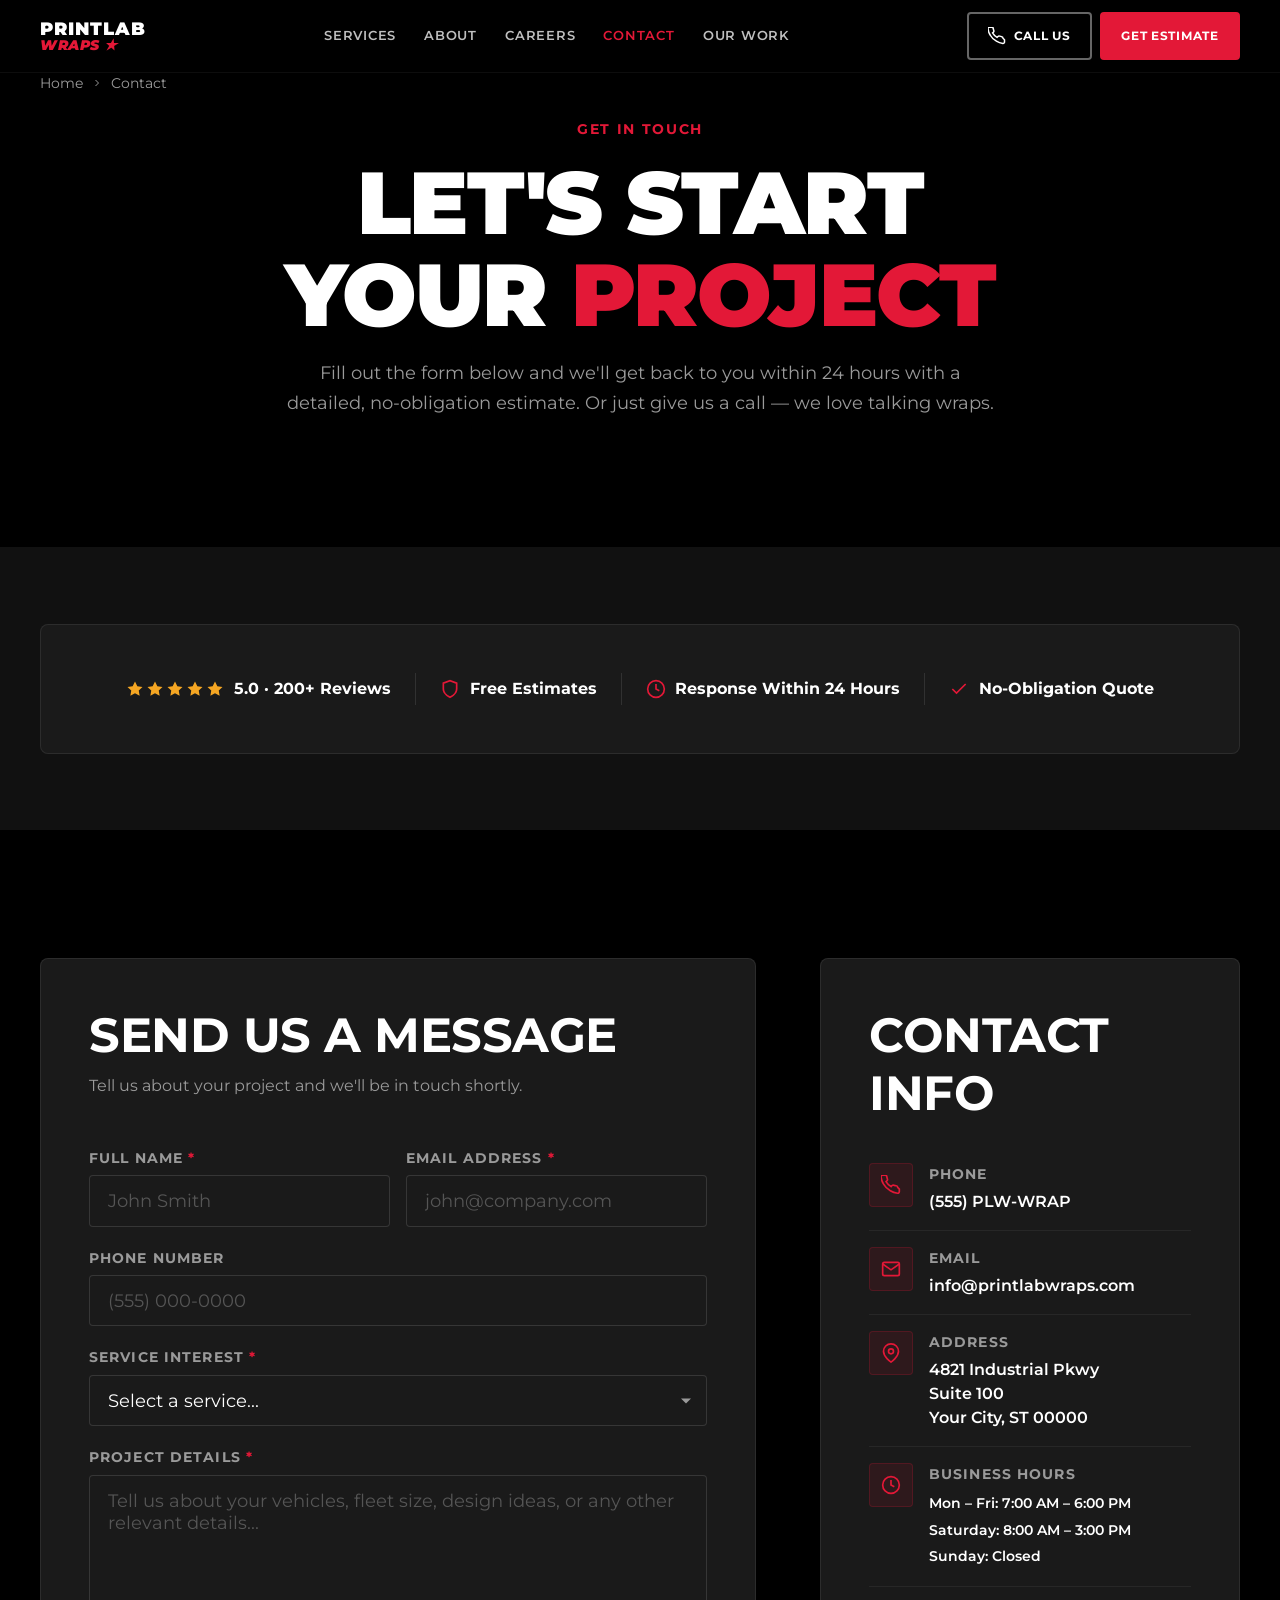
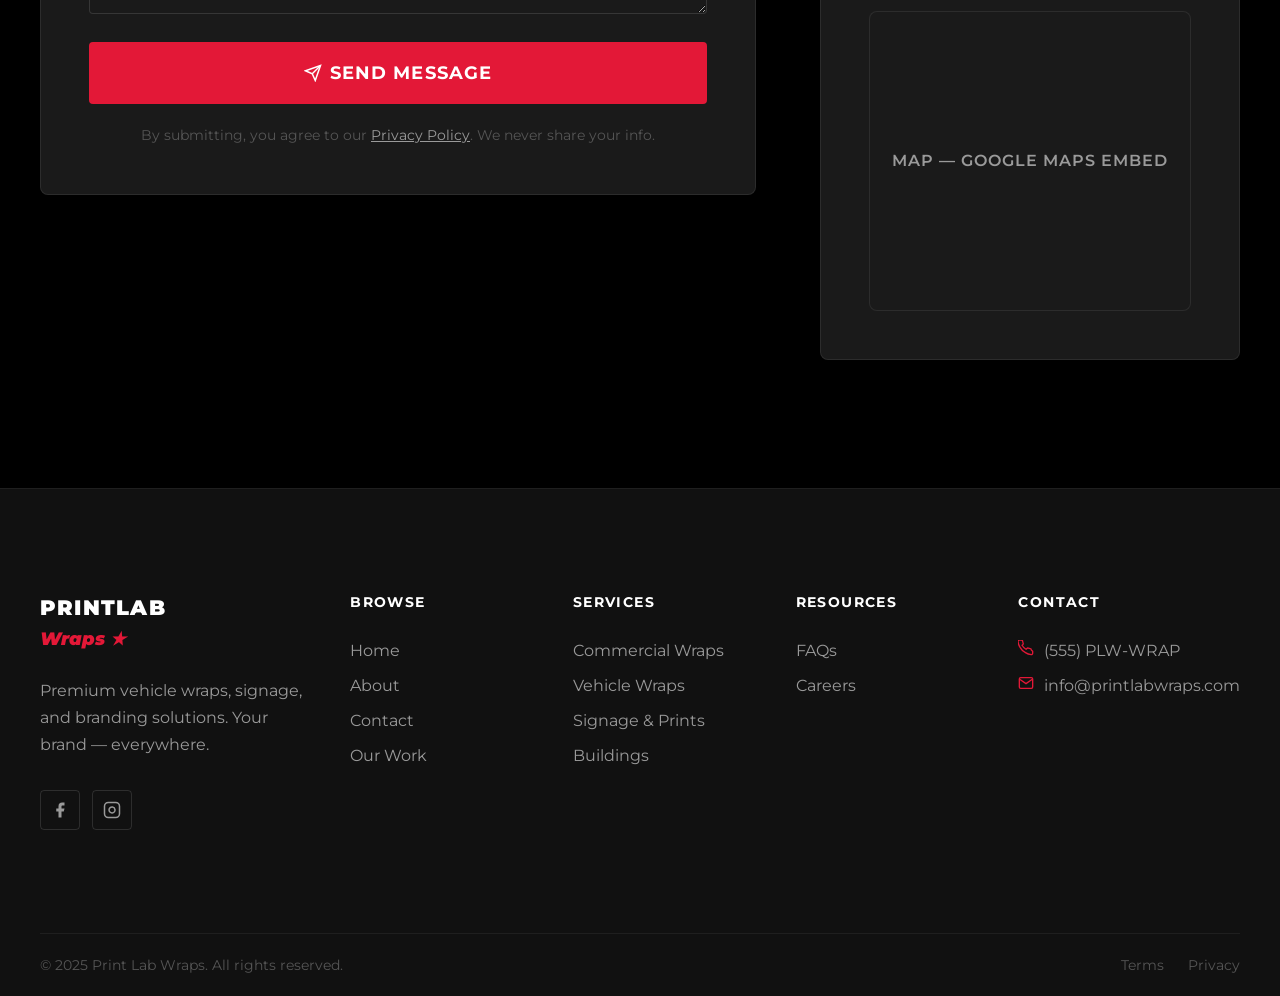
<file: printlabwraps/pages/contact.html>
<!DOCTYPE html>
<html lang="en">
<head>
  <meta charset="UTF-8" />
  <meta name="viewport" content="width=device-width, initial-scale=1.0" />
  <title>Contact Us | Print Lab Wraps</title>
  <meta name="description" content="Get in touch with Print Lab Wraps for a free estimate on vehicle wraps, signage, building graphics, and more. We respond within 24 hours." />
  <link rel="preconnect" href="https://fonts.googleapis.com" />
  <link rel="preconnect" href="https://fonts.gstatic.com" crossorigin />
  <link rel="stylesheet" href="../css/global.css" />
  <style>
    /* ── Page-specific ── */
    .contact-layout {
      display: grid;
      grid-template-columns: 1fr 420px;
      gap: clamp(2rem, 5vw, 5rem);
      align-items: start;
    }
    .contact-form-card {
      background: var(--clr-dark-3);
      border: 1px solid rgba(255,255,255,0.08);
      border-radius: var(--radius-md);
      padding: var(--sp-xl);
    }
    .contact-info-card {
      background: var(--clr-dark-3);
      border: 1px solid rgba(255,255,255,0.08);
      border-radius: var(--radius-md);
      padding: var(--sp-xl);
    }
    .contact-info-item {
      display: flex;
      gap: 1rem;
      align-items: flex-start;
      padding: 1rem 0;
      border-bottom: 1px solid rgba(255,255,255,0.06);
    }
    .contact-info-item:last-of-type { border-bottom: none; }
    .contact-info-icon {
      width: 44px; height: 44px;
      border-radius: var(--radius-sm);
      background: rgba(227,24,55,0.1);
      border: 1px solid rgba(227,24,55,0.2);
      display: flex; align-items: center; justify-content: center;
      color: var(--clr-red);
      flex-shrink: 0;
    }
    .contact-info-icon svg { width: 20px; height: 20px; }
    .contact-info-label {
      font-size: var(--fs-xs);
      font-weight: 700;
      letter-spacing: 0.08em;
      text-transform: uppercase;
      color: var(--clr-gray-400);
      margin-bottom: 0.3rem;
    }
    .contact-info-value {
      font-size: var(--fs-sm);
      font-weight: 600;
      color: var(--clr-white);
      line-height: 1.5;
    }
    .contact-info-value a {
      color: var(--clr-white);
      transition: color var(--t-fast);
    }
    .contact-info-value a:hover { color: var(--clr-red); }

    .map-placeholder {
      height: 300px;
      background: var(--clr-dark-3);
      border: 1px solid rgba(255,255,255,0.08);
      border-radius: var(--radius-md);
      display: flex;
      align-items: center;
      justify-content: center;
      color: var(--clr-gray-400);
      font-size: var(--fs-sm);
      font-weight: 600;
      letter-spacing: 0.06em;
      text-transform: uppercase;
      margin-top: 1.5rem;
    }

    .trust-strip-contact {
      display: flex;
      gap: 1.5rem;
      flex-wrap: wrap;
      padding: var(--sp-xl);
      background: var(--clr-dark-3);
      border: 1px solid rgba(255,255,255,0.08);
      border-radius: var(--radius-md);
      justify-content: center;
      align-items: center;
    }
    .trust-strip-item {
      display: flex;
      align-items: center;
      gap: 0.6rem;
      font-size: var(--fs-sm);
      font-weight: 700;
      color: var(--clr-white);
    }
    .trust-strip-item svg { color: var(--clr-red); width: 20px; height: 20px; flex-shrink: 0; }

    .stars {
      display: flex;
      gap: 2px;
    }
    .stars svg { width: 18px; height: 18px; color: #F5A623; fill: #F5A623; }

    .form-row {
      display: grid;
      grid-template-columns: 1fr 1fr;
      gap: 1rem;
    }
    .select-wrapper {
      position: relative;
    }
    .select-wrapper::after {
      content: '';
      position: absolute;
      right: 1rem;
      top: 50%;
      transform: translateY(-50%);
      width: 0;
      height: 0;
      border-left: 5px solid transparent;
      border-right: 5px solid transparent;
      border-top: 5px solid var(--clr-gray-400);
      pointer-events: none;
    }

    @media (max-width: 960px) {
      .contact-layout { grid-template-columns: 1fr; }
      .form-row { grid-template-columns: 1fr; }
    }
  </style>
</head>
<body class="page-wrapper">

  <!-- HEADER -->
  <header class="site-header">
    <div class="container-large">
      <div class="header-inner">
        <a href="../index.html" class="header-logo" aria-label="Print Lab Wraps Home">
          <div class="header-logo-text">
            <span class="logo-top">PrintLab</span>
            <span class="logo-bottom">Wraps ★</span>
          </div>
        </a>
        <nav class="header-nav" aria-label="Main navigation">
          <a href="services.html"  class="nav-link">Services</a>
          <a href="about.html"     class="nav-link">About</a>
          <a href="careers.html"   class="nav-link">Careers</a>
          <a href="contact.html"   class="nav-link active">Contact</a>
          <a href="our-work.html"  class="nav-link">Our Work</a>
        </nav>
        <div class="header-ctas">
          <a href="tel:+15559999999" class="btn btn-outline btn-icon">
            <svg viewBox="0 0 24 24" fill="none" stroke="currentColor" stroke-width="2" aria-hidden="true"><path d="M22 16.92v3a2 2 0 01-2.18 2 19.79 19.79 0 01-8.63-3.07A19.5 19.5 0 013.07 11a19.79 19.79 0 01-3.07-8.67A2 2 0 012 .18h3a2 2 0 012 1.72c.127.96.361 1.903.7 2.81a2 2 0 01-.45 2.11L6.09 7.91a16 16 0 006 6l1.27-1.27a2 2 0 012.11-.45c.907.339 1.85.573 2.81.7a2 2 0 011.72 2z"/></svg>
            Call Us
          </a>
          <a href="contact.html" class="btn btn-primary">Get Estimate</a>
        </div>
        <button class="hamburger" aria-label="Toggle menu"><span></span><span></span><span></span></button>
      </div>
    </div>
  </header>
  <nav class="mobile-menu">
    <a href="services.html"  class="mobile-nav-link">Services</a>
    <a href="about.html"     class="mobile-nav-link">About</a>
    <a href="careers.html"   class="mobile-nav-link">Careers</a>
    <a href="contact.html"   class="mobile-nav-link">Contact</a>
    <a href="our-work.html"  class="mobile-nav-link">Our Work</a>
    <div class="mobile-ctas">
      <a href="tel:+15559999999" class="btn btn-outline">Call Us Now</a>
      <a href="contact.html" class="btn btn-primary">Get Free Estimate</a>
    </div>
  </nav>

  <main class="main-wrapper">

    <!-- HERO -->
    <section class="section-dark page-hero-spacer padding-section-large" aria-labelledby="contact-heading">
      <div class="container-large">
        <div class="breadcrumb">
          <a href="../index.html">Home</a>
          <svg viewBox="0 0 24 24" fill="none" stroke="currentColor" stroke-width="2" aria-hidden="true"><polyline points="9 18 15 12 9 6"/></svg>
          <span>Contact</span>
        </div>
        <div style="text-align:center;max-width:720px;margin:0 auto">
          <p class="text-label reveal" data-delay="0">Get in Touch</p>
          <h1 class="heading-1 reveal" data-delay="80" id="contact-heading" style="margin:1rem 0">
            Let's Start Your <span class="text-red">Project</span>
          </h1>
          <p class="text-body reveal" data-delay="160" style="color:var(--clr-gray-400);margin:0 auto;text-align:center">
            Fill out the form below and we'll get back to you within 24 hours with a detailed, no-obligation estimate. Or just give us a call — we love talking wraps.
          </p>
        </div>
      </div>
    </section>

    <!-- TRUST STRIP -->
    <section class="section-dark-2 padding-section-small" aria-label="Trust indicators">
      <div class="container-large">
        <div class="trust-strip-contact reveal">
          <!-- 5-star rating badge -->
          <div class="trust-strip-item">
            <div class="stars" aria-label="5 star rating">
              <svg viewBox="0 0 24 24" aria-hidden="true"><polygon points="12 2 15.09 8.26 22 9.27 17 14.14 18.18 21.02 12 17.77 5.82 21.02 7 14.14 2 9.27 8.91 8.26 12 2"/></svg>
              <svg viewBox="0 0 24 24" aria-hidden="true"><polygon points="12 2 15.09 8.26 22 9.27 17 14.14 18.18 21.02 12 17.77 5.82 21.02 7 14.14 2 9.27 8.91 8.26 12 2"/></svg>
              <svg viewBox="0 0 24 24" aria-hidden="true"><polygon points="12 2 15.09 8.26 22 9.27 17 14.14 18.18 21.02 12 17.77 5.82 21.02 7 14.14 2 9.27 8.91 8.26 12 2"/></svg>
              <svg viewBox="0 0 24 24" aria-hidden="true"><polygon points="12 2 15.09 8.26 22 9.27 17 14.14 18.18 21.02 12 17.77 5.82 21.02 7 14.14 2 9.27 8.91 8.26 12 2"/></svg>
              <svg viewBox="0 0 24 24" aria-hidden="true"><polygon points="12 2 15.09 8.26 22 9.27 17 14.14 18.18 21.02 12 17.77 5.82 21.02 7 14.14 2 9.27 8.91 8.26 12 2"/></svg>
            </div>
            <span>5.0 · 200+ Reviews</span>
          </div>
          <div style="width:1px;height:32px;background:rgba(255,255,255,0.1)" aria-hidden="true"></div>
          <div class="trust-strip-item">
            <svg viewBox="0 0 24 24" fill="none" stroke="currentColor" stroke-width="2" aria-hidden="true"><path d="M12 22s8-4 8-10V5l-8-3-8 3v7c0 6 8 10 8 10z"/></svg>
            Free Estimates
          </div>
          <div style="width:1px;height:32px;background:rgba(255,255,255,0.1)" aria-hidden="true"></div>
          <div class="trust-strip-item">
            <svg viewBox="0 0 24 24" fill="none" stroke="currentColor" stroke-width="2" aria-hidden="true"><circle cx="12" cy="12" r="10"/><polyline points="12 6 12 12 16 14"/></svg>
            Response Within 24 Hours
          </div>
          <div style="width:1px;height:32px;background:rgba(255,255,255,0.1)" aria-hidden="true"></div>
          <div class="trust-strip-item">
            <svg viewBox="0 0 24 24" fill="none" stroke="currentColor" stroke-width="2" aria-hidden="true"><polyline points="20 6 9 17 4 12"/></svg>
            No-Obligation Quote
          </div>
        </div>
      </div>
    </section>

    <!-- CONTACT FORM + INFO -->
    <section class="section-dark padding-section-large" aria-labelledby="form-heading">
      <div class="container-large">
        <div class="contact-layout">

          <!-- LEFT: Form -->
          <div class="contact-form-card reveal-left" data-delay="0">
            <h2 class="heading-3" id="form-heading" style="margin-bottom:0.5rem">Send Us a Message</h2>
            <p style="font-size:var(--fs-sm);color:var(--clr-gray-400);margin-bottom:var(--sp-xl)">Tell us about your project and we'll be in touch shortly.</p>

            <form action="#" method="post" novalidate style="display:flex;flex-direction:column;gap:1.25rem">

              <div class="form-row">
                <div class="form-group">
                  <label class="form-label" for="contact-name">Full Name <span style="color:var(--clr-red)" aria-hidden="true">*</span></label>
                  <input class="form-input" type="text" id="contact-name" name="name" placeholder="John Smith" autocomplete="name" required />
                </div>
                <div class="form-group">
                  <label class="form-label" for="contact-email">Email Address <span style="color:var(--clr-red)" aria-hidden="true">*</span></label>
                  <input class="form-input" type="email" id="contact-email" name="email" placeholder="john@company.com" autocomplete="email" required />
                </div>
              </div>

              <div class="form-group">
                <label class="form-label" for="contact-phone">Phone Number</label>
                <input class="form-input" type="tel" id="contact-phone" name="phone" placeholder="(555) 000-0000" autocomplete="tel" />
              </div>

              <div class="form-group">
                <label class="form-label" for="contact-service">Service Interest <span style="color:var(--clr-red)" aria-hidden="true">*</span></label>
                <div class="select-wrapper">
                  <select class="form-select" id="contact-service" name="service" required>
                    <option value="" disabled selected>Select a service...</option>
                    <option value="commercial-vehicle-wraps">Commercial Vehicle Wraps</option>
                    <option value="vehicle-wraps">Vehicle Wraps</option>
                    <option value="signage-prints">Signage &amp; Prints</option>
                    <option value="buildings-facilities">Buildings &amp; Facilities</option>
                    <option value="other">Other</option>
                  </select>
                </div>
              </div>

              <div class="form-group">
                <label class="form-label" for="contact-message">Project Details <span style="color:var(--clr-red)" aria-hidden="true">*</span></label>
                <textarea class="form-textarea" id="contact-message" name="message" placeholder="Tell us about your vehicles, fleet size, design ideas, or any other relevant details..." rows="5" required></textarea>
              </div>

              <button type="submit" class="btn btn-primary btn-lg" style="width:100%;margin-top:0.5rem">
                <svg viewBox="0 0 24 24" fill="none" stroke="currentColor" stroke-width="2" aria-hidden="true" style="width:18px;height:18px"><line x1="22" y1="2" x2="11" y2="13"/><polygon points="22 2 15 22 11 13 2 9 22 2"/></svg>
                Send Message
              </button>

              <p style="font-size:var(--fs-xs);color:var(--clr-gray-600);text-align:center">
                By submitting, you agree to our <a href="#" style="color:var(--clr-gray-400);text-decoration:underline">Privacy Policy</a>. We never share your info.
              </p>

            </form>
          </div>

          <!-- RIGHT: Info -->
          <div class="reveal-right" data-delay="100">
            <div class="contact-info-card">
              <h2 class="heading-3" style="margin-bottom:1.5rem">Contact Info</h2>

              <div class="contact-info-item">
                <div class="contact-info-icon" aria-hidden="true">
                  <svg viewBox="0 0 24 24" fill="none" stroke="currentColor" stroke-width="2"><path d="M22 16.92v3a2 2 0 01-2.18 2 19.79 19.79 0 01-8.63-3.07A19.5 19.5 0 013.07 11a19.79 19.79 0 01-3.07-8.67A2 2 0 012 .18h3a2 2 0 012 1.72c.127.96.361 1.903.7 2.81a2 2 0 01-.45 2.11L6.09 7.91a16 16 0 006 6l1.27-1.27a2 2 0 012.11-.45c.907.339 1.85.573 2.81.7a2 2 0 011.72 2z"/></svg>
                </div>
                <div>
                  <div class="contact-info-label">Phone</div>
                  <div class="contact-info-value"><a href="tel:+15559999999">(555) PLW-WRAP</a></div>
                </div>
              </div>

              <div class="contact-info-item">
                <div class="contact-info-icon" aria-hidden="true">
                  <svg viewBox="0 0 24 24" fill="none" stroke="currentColor" stroke-width="2"><path d="M4 4h16c1.1 0 2 .9 2 2v12c0 1.1-.9 2-2 2H4c-1.1 0-2-.9-2-2V6c0-1.1.9-2 2-2z"/><polyline points="22,6 12,13 2,6"/></svg>
                </div>
                <div>
                  <div class="contact-info-label">Email</div>
                  <div class="contact-info-value"><a href="mailto:info@printlabwraps.com">info@printlabwraps.com</a></div>
                </div>
              </div>

              <div class="contact-info-item">
                <div class="contact-info-icon" aria-hidden="true">
                  <svg viewBox="0 0 24 24" fill="none" stroke="currentColor" stroke-width="2"><path d="M21 10c0 7-9 13-9 13s-9-6-9-13a9 9 0 0118 0z"/><circle cx="12" cy="10" r="3"/></svg>
                </div>
                <div>
                  <div class="contact-info-label">Address</div>
                  <div class="contact-info-value">4821 Industrial Pkwy<br>Suite 100<br>Your City, ST 00000</div>
                </div>
              </div>

              <div class="contact-info-item">
                <div class="contact-info-icon" aria-hidden="true">
                  <svg viewBox="0 0 24 24" fill="none" stroke="currentColor" stroke-width="2"><circle cx="12" cy="12" r="10"/><polyline points="12 6 12 12 16 14"/></svg>
                </div>
                <div>
                  <div class="contact-info-label">Business Hours</div>
                  <div class="contact-info-value" style="font-size:var(--fs-xs);line-height:1.9">
                    Mon – Fri: 7:00 AM – 6:00 PM<br>
                    Saturday: 8:00 AM – 3:00 PM<br>
                    Sunday: Closed
                  </div>
                </div>
              </div>

              <!-- Map placeholder -->
              <div class="map-placeholder" role="img" aria-label="Google Maps location placeholder">
                Map — Google Maps Embed
              </div>

            </div>
          </div>
        </div>
      </div>
    </section>

  </main>

  <!-- FOOTER -->
  <footer class="site-footer">
    <div class="container-large">
      <div class="footer-main">
        <div class="footer-brand">
          <div class="footer-logo-text"><div class="logo-top">PrintLab</div><div class="logo-bottom">Wraps ★</div></div>
          <p class="footer-tagline">Premium vehicle wraps, signage, and branding solutions. Your brand — everywhere.</p>
          <div class="footer-social">
            <a href="#" class="social-btn" aria-label="Facebook"><svg viewBox="0 0 24 24" fill="currentColor" aria-hidden="true"><path d="M18 2h-3a5 5 0 00-5 5v3H7v4h3v8h4v-8h3l1-4h-4V7a1 1 0 011-1h3z"/></svg></a>
            <a href="#" class="social-btn" aria-label="Instagram"><svg viewBox="0 0 24 24" fill="none" stroke="currentColor" stroke-width="2" aria-hidden="true"><rect x="2" y="2" width="20" height="20" rx="5" ry="5"/><path d="M16 11.37A4 4 0 1112.63 8 4 4 0 0116 11.37z"/><line x1="17.5" y1="6.5" x2="17.51" y2="6.5"/></svg></a>
          </div>
        </div>
        <div class="footer-col"><h4>Browse</h4><div class="footer-links"><a href="../index.html" class="footer-link">Home</a><a href="about.html" class="footer-link">About</a><a href="contact.html" class="footer-link">Contact</a><a href="our-work.html" class="footer-link">Our Work</a></div></div>
        <div class="footer-col"><h4>Services</h4><div class="footer-links"><a href="commercial-vehicle-wraps.html" class="footer-link">Commercial Wraps</a><a href="vehicle-wraps.html" class="footer-link">Vehicle Wraps</a><a href="signage-prints.html" class="footer-link">Signage & Prints</a><a href="buildings-facilities.html" class="footer-link">Buildings</a></div></div>
        <div class="footer-col"><h4>Resources</h4><div class="footer-links"><a href="faq.html" class="footer-link">FAQs</a><a href="careers.html" class="footer-link">Careers</a></div></div>
        <div class="footer-col"><h4>Contact</h4>
          <div class="footer-contact-item"><svg viewBox="0 0 24 24" fill="none" stroke="currentColor" stroke-width="2" aria-hidden="true"><path d="M22 16.92v3a2 2 0 01-2.18 2 19.79 19.79 0 01-8.63-3.07A19.5 19.5 0 013.07 11a19.79 19.79 0 01-3.07-8.67A2 2 0 012 .18h3a2 2 0 012 1.72c.127.96.361 1.903.7 2.81a2 2 0 01-.45 2.11L6.09 7.91a16 16 0 006 6l1.27-1.27a2 2 0 012.11-.45c.907.339 1.85.573 2.81.7a2 2 0 011.72 2z"/></svg><a href="tel:+15559999999">(555) PLW-WRAP</a></div>
          <div class="footer-contact-item"><svg viewBox="0 0 24 24" fill="none" stroke="currentColor" stroke-width="2" aria-hidden="true"><path d="M4 4h16c1.1 0 2 .9 2 2v12c0 1.1-.9 2-2 2H4c-1.1 0-2-.9-2-2V6c0-1.1.9-2 2-2z"/><polyline points="22,6 12,13 2,6"/></svg><a href="mailto:info@printlabwraps.com">info@printlabwraps.com</a></div>
        </div>
      </div>
      <div class="footer-bottom">
        <p class="footer-copy">&copy; 2025 Print Lab Wraps. All rights reserved.</p>
        <div class="footer-legal"><a href="#">Terms</a><a href="#">Privacy</a></div>
      </div>
    </div>
  </footer>

  <script src="../js/main.js"></script>
</body>
</html>
</file>
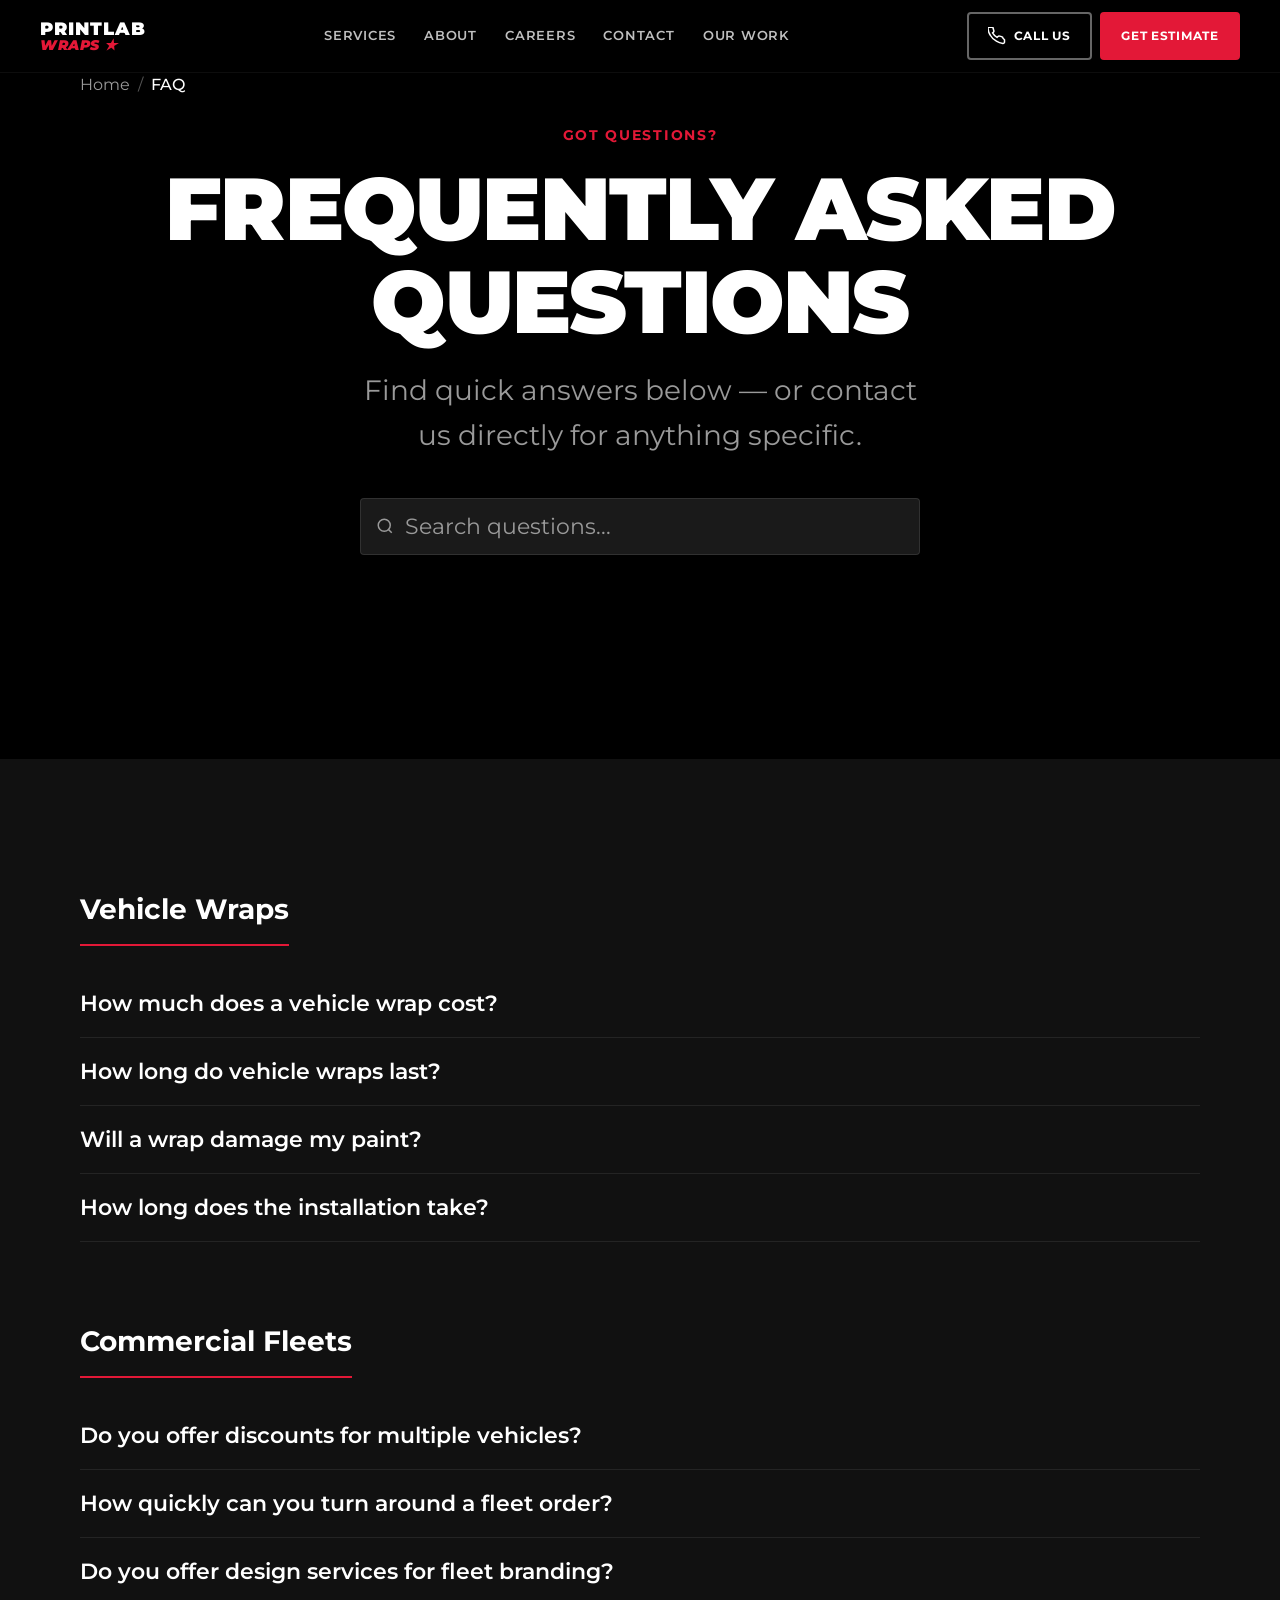
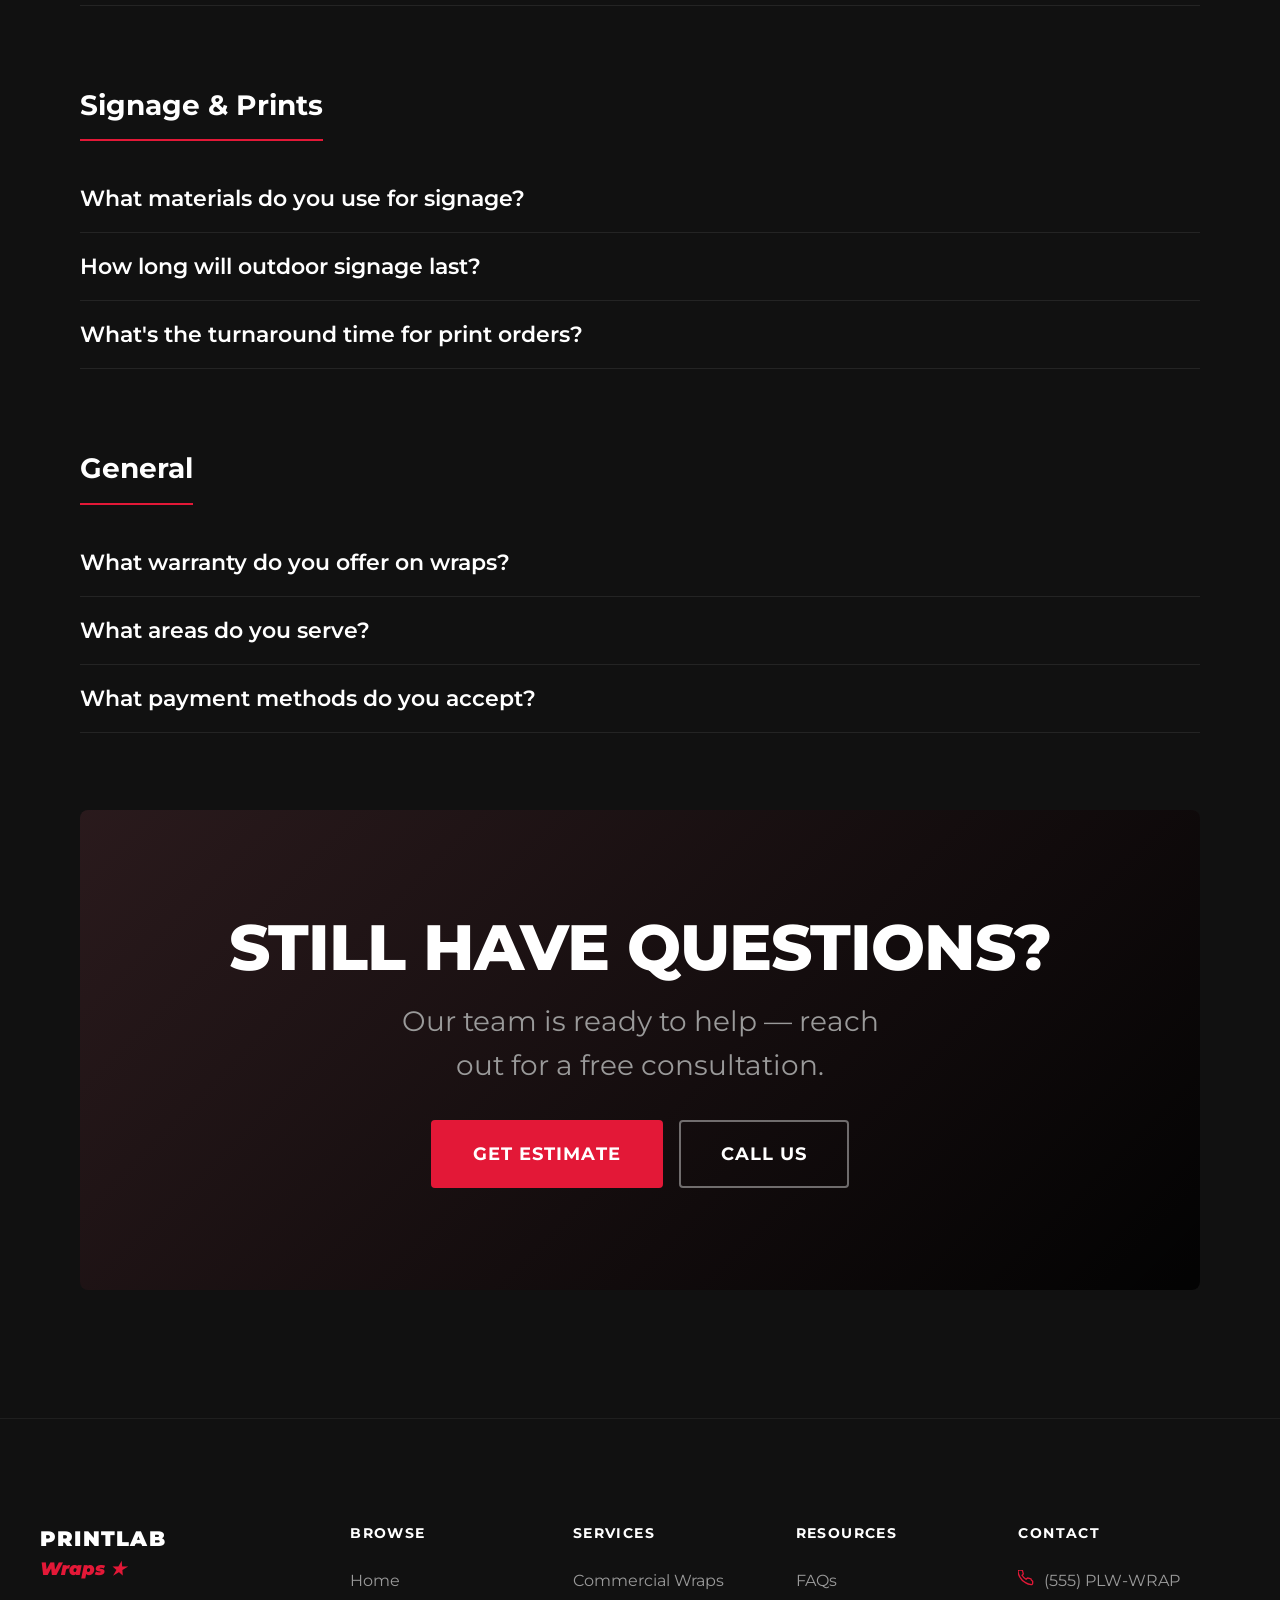
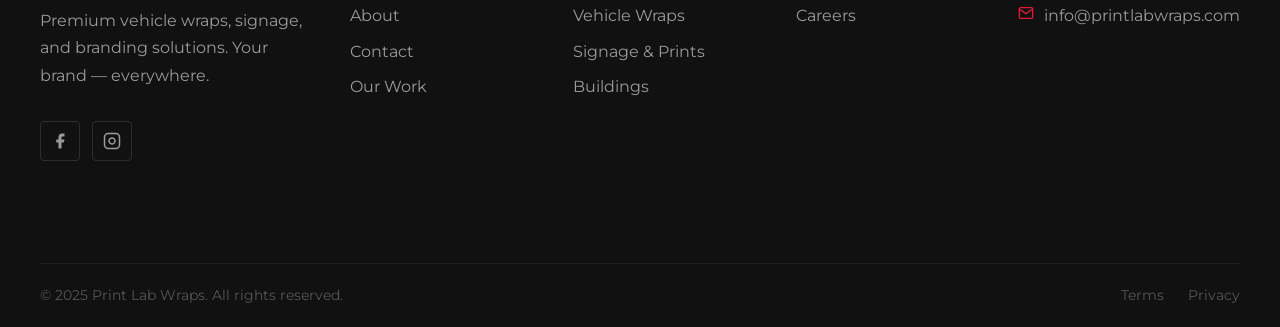
<file: printlabwraps/pages/faq.html>
<!DOCTYPE html>
<html lang="en">
<head>
  <meta charset="UTF-8">
  <meta name="viewport" content="width=device-width, initial-scale=1.0">
  <title>FAQ | Print Lab Wraps</title>
  <link rel="preconnect" href="https://fonts.googleapis.com">
  <link rel="preconnect" href="https://fonts.gstatic.com" crossorigin>
  <link href="https://fonts.googleapis.com/css2?family=Montserrat:wght@400;500;600;700;800;900&display=swap" rel="stylesheet">
  <link rel="stylesheet" href="../css/global.css">
  <style>
    .faq-search-wrapper {
      position: relative;
      max-width: 560px;
      margin: 0 auto var(--sp-2xl);
    }
    .faq-search-wrapper svg {
      position: absolute;
      left: 1rem;
      top: 50%;
      transform: translateY(-50%);
      color: var(--clr-gray-400);
      pointer-events: none;
    }
    #faq-search {
      width: 100%;
      padding: 0.875rem 1rem 0.875rem 2.75rem;
      background: var(--clr-dark-3);
      border: 1px solid rgba(255,255,255,0.1);
      border-radius: var(--radius-sm);
      color: var(--clr-white);
      font-family: var(--font-body);
      font-size: var(--fs-md);
      transition: border-color var(--t-fast);
    }
    #faq-search:focus {
      outline: none;
      border-color: var(--clr-red);
    }
    #faq-search::placeholder { color: var(--clr-gray-400); }
    .faq-category { margin-bottom: var(--sp-2xl); }
    .faq-category-heading {
      font-size: var(--fs-lg);
      font-weight: 700;
      color: var(--clr-white);
      margin-bottom: var(--sp-md);
      padding-bottom: 0.75rem;
      border-bottom: 2px solid var(--clr-red);
      display: inline-block;
    }
    .faq-banner {
      position: relative;
      overflow: hidden;
      background: var(--clr-dark-3);
      border-radius: var(--radius-md);
      padding: var(--pad-section-md);
      text-align: center;
    }
    .faq-banner-bg {
      position: absolute;
      inset: 0;
      background: linear-gradient(135deg, rgba(227,24,55,0.08), rgba(0,0,0,0.9));
    }
  </style>
</head>
<body>

  <!-- HEADER -->
  <header class="site-header">
    <div class="container-large">
      <div class="header-inner">
        <a href="../index.html" class="header-logo" aria-label="Print Lab Wraps Home">
          <div class="header-logo-text">
            <span class="logo-top">PrintLab</span>
            <span class="logo-bottom">Wraps ★</span>
          </div>
        </a>
        <nav class="header-nav" aria-label="Main navigation">
          <a href="services.html"  class="nav-link">Services</a>
          <a href="about.html"     class="nav-link">About</a>
          <a href="careers.html"   class="nav-link">Careers</a>
          <a href="contact.html"   class="nav-link">Contact</a>
          <a href="our-work.html"  class="nav-link">Our Work</a>
        </nav>
        <div class="header-ctas">
          <a href="tel:+15559999999" class="btn btn-outline btn-icon">
            <svg viewBox="0 0 24 24" fill="none" stroke="currentColor" stroke-width="2" aria-hidden="true"><path d="M22 16.92v3a2 2 0 01-2.18 2 19.79 19.79 0 01-8.63-3.07A19.5 19.5 0 013.07 11a19.79 19.79 0 01-3.07-8.67A2 2 0 012 .18h3a2 2 0 012 1.72c.127.96.361 1.903.7 2.81a2 2 0 01-.45 2.11L6.09 7.91a16 16 0 006 6l1.27-1.27a2 2 0 012.11-.45c.907.339 1.85.573 2.81.7a2 2 0 011.72 2z"/></svg>
            Call Us
          </a>
          <a href="contact.html" class="btn btn-primary">Get Estimate</a>
        </div>
        <button class="hamburger" aria-label="Toggle menu"><span></span><span></span><span></span></button>
      </div>
    </div>
  </header>
  <nav class="mobile-menu">
    <a href="services.html"  class="mobile-nav-link">Services</a>
    <a href="about.html"     class="mobile-nav-link">About</a>
    <a href="careers.html"   class="mobile-nav-link">Careers</a>
    <a href="contact.html"   class="mobile-nav-link">Contact</a>
    <a href="our-work.html"  class="mobile-nav-link">Our Work</a>
    <div class="mobile-ctas">
      <a href="tel:+15559999999" class="btn btn-outline">Call Us Now</a>
      <a href="contact.html" class="btn btn-primary">Get Free Estimate</a>
    </div>
  </nav>

  <main>

    <!-- HERO -->
    <section class="section-dark padding-section-large page-hero-spacer">
      <div class="container-medium">
        <nav aria-label="Breadcrumb" style="margin-bottom:1.5rem;">
          <ol style="display:flex;align-items:center;gap:0.5rem;list-style:none;padding:0;margin:0;font-size:var(--fs-sm);color:var(--clr-gray-400);">
            <li><a href="../index.html" style="color:var(--clr-gray-400);text-decoration:none;transition:color var(--t-fast);" onmouseover="this.style.color='var(--clr-white)'" onmouseout="this.style.color='var(--clr-gray-400)'">Home</a></li>
            <li aria-hidden="true" style="color:var(--clr-gray-600);">/</li>
            <li style="color:var(--clr-white);font-weight:500;" aria-current="page">FAQ</li>
          </ol>
        </nav>
        <div class="reveal" style="text-align:center;">
          <span class="text-label">Got Questions?</span>
          <h1 class="heading-1" style="margin-top:1rem;margin-bottom:1.25rem;">Frequently Asked Questions</h1>
          <p style="font-size:var(--fs-lg);color:var(--clr-gray-400);max-width:560px;margin:0 auto 2.5rem;">Find quick answers below — or contact us directly for anything specific.</p>
        </div>

        <!-- Search -->
        <div class="faq-search-wrapper reveal">
          <svg width="18" height="18" viewBox="0 0 24 24" fill="none" stroke="currentColor" stroke-width="2" aria-hidden="true"><circle cx="11" cy="11" r="8"/><line x1="21" y1="21" x2="16.65" y2="16.65"/></svg>
          <input id="faq-search" type="search" placeholder="Search questions..." aria-label="Search frequently asked questions">
        </div>
      </div>
    </section>

    <!-- FAQ CONTENT -->
    <section class="section-dark-2 padding-section-large">
      <div class="container-medium">

        <!-- Category: Vehicle Wraps -->
        <div class="faq-category reveal">
          <h2 class="faq-category-heading">Vehicle Wraps</h2>
          <div>
            <div class="accordion-item">
              <button class="accordion-trigger" aria-expanded="false">How much does a vehicle wrap cost?</button>
              <div class="accordion-content"><p>Vehicle wrap pricing depends on the size of your vehicle, the complexity of the design, and the type of wrap (full, partial, or spot graphics). A standard full wrap for a passenger car typically ranges from $2,500 to $5,000, while larger vehicles like vans or trucks can range from $3,500 to $7,000+. We provide free estimates — contact us for an exact quote tailored to your vehicle and goals.</p></div>
            </div>
            <div class="accordion-item">
              <button class="accordion-trigger" aria-expanded="false">How long do vehicle wraps last?</button>
              <div class="accordion-content"><p>With proper care, a professionally installed vinyl wrap using premium 3M or Avery Dennison cast vinyl will last 5 to 7 years. Longevity depends on how the vehicle is stored (garaged vs. outdoor), how often it's washed, and exposure to harsh weather. Keeping your vehicle out of direct sunlight when possible can significantly extend the wrap's life.</p></div>
            </div>
            <div class="accordion-item">
              <button class="accordion-trigger" aria-expanded="false">Will a wrap damage my paint?</button>
              <div class="accordion-content"><p>No — in fact, wraps protect your paint. High-quality cast vinyl acts as a barrier against UV rays, minor road debris, and everyday scratches. When professionally removed, the original paint underneath is preserved. We always recommend a paint inspection prior to wrapping to confirm the surface is in good condition for adhesion.</p></div>
            </div>
            <div class="accordion-item">
              <button class="accordion-trigger" aria-expanded="false">How long does the installation take?</button>
              <div class="accordion-content"><p>A standard passenger car full wrap typically takes 1 to 2 business days. Larger vehicles like vans, trucks, and trailers may take 2 to 4 days depending on complexity. Custom cuts, specialty finishes, and multi-piece installations may require additional time. We'll give you a firm turnaround estimate with your quote.</p></div>
            </div>
          </div>
        </div>

        <!-- Category: Commercial Fleets -->
        <div class="faq-category reveal">
          <h2 class="faq-category-heading">Commercial Fleets</h2>
          <div>
            <div class="accordion-item">
              <button class="accordion-trigger" aria-expanded="false">Do you offer discounts for multiple vehicles?</button>
              <div class="accordion-content"><p>Yes — fleet pricing is one of our specialties. We offer tiered volume discounts starting at 3 or more vehicles. The more vehicles in your program, the greater the savings per unit. We also offer phased fleet programs if you're rolling out branding across a large fleet over time. Contact us to discuss fleet pricing for your specific needs.</p></div>
            </div>
            <div class="accordion-item">
              <button class="accordion-trigger" aria-expanded="false">How quickly can you turn around a fleet order?</button>
              <div class="accordion-content"><p>Fleet turnaround depends on the number of vehicles and design complexity. For smaller fleets of 5–10 vehicles, we typically complete the project within 2–3 weeks from design approval. Larger programs are scheduled in phases to minimize downtime — we work around your operational schedule to keep your vehicles on the road.</p></div>
            </div>
            <div class="accordion-item">
              <button class="accordion-trigger" aria-expanded="false">Do you offer design services for fleet branding?</button>
              <div class="accordion-content"><p>Absolutely. Our in-house design team specializes in fleet branding that creates a cohesive, professional look across every vehicle. We work from your existing brand guidelines or can help develop a fleet identity from scratch. Design fees vary by scope, and design costs are often included in larger fleet packages.</p></div>
            </div>
          </div>
        </div>

        <!-- Category: Signage & Prints -->
        <div class="faq-category reveal">
          <h2 class="faq-category-heading">Signage &amp; Prints</h2>
          <div>
            <div class="accordion-item">
              <button class="accordion-trigger" aria-expanded="false">What materials do you use for signage?</button>
              <div class="accordion-content"><p>We use a range of professional-grade substrates depending on the application: coroplast and aluminum for yard signs and A-frames, PVC and aluminum composite panels for wall-mounted signs, vinyl banner material with reinforced hems and grommets for banners, and specialty films for window graphics. All prints use UV-resistant inks for lasting color.</p></div>
            </div>
            <div class="accordion-item">
              <button class="accordion-trigger" aria-expanded="false">How long will outdoor signage last?</button>
              <div class="accordion-content"><p>Outdoor durability depends on the material and environmental conditions. Vinyl banners typically last 2–5 years. Aluminum and PVC panel signage can last 7–10+ years with proper installation. Window graphics using exterior-grade vinyl last 3–5 years. We'll recommend the right material for your specific outdoor application and expected lifespan requirements.</p></div>
            </div>
            <div class="accordion-item">
              <button class="accordion-trigger" aria-expanded="false">What's the turnaround time for print orders?</button>
              <div class="accordion-content"><p>Most standard print orders — banners, yard signs, window decals — are ready within 3–5 business days after artwork is approved. Rush orders (1–2 business days) are available for an additional fee, subject to production capacity. Large or complex orders, like trade show displays or full wall murals, may require 7–10 business days.</p></div>
            </div>
          </div>
        </div>

        <!-- Category: General -->
        <div class="faq-category reveal">
          <h2 class="faq-category-heading">General</h2>
          <div>
            <div class="accordion-item">
              <button class="accordion-trigger" aria-expanded="false">What warranty do you offer on wraps?</button>
              <div class="accordion-content"><p>We back all of our wrap installations with a craftsmanship warranty. Our standard warranty covers installation defects — lifting edges, bubbling, or peeling — for 1 year on vehicle wraps and 6 months on signage applications. Material warranties are provided by the manufacturer (3M, Avery Dennison) and typically cover 3–7 years depending on the product line. We'll review specifics with you at the time of your project.</p></div>
            </div>
            <div class="accordion-item">
              <button class="accordion-trigger" aria-expanded="false">What areas do you serve?</button>
              <div class="accordion-content"><p>We serve clients throughout the greater metro area and surrounding region. We also accommodate customers who travel to our facility from further distances for specialty projects. For large fleet programs, we can discuss on-site or regional installation arrangements. Contact us to confirm service availability for your location.</p></div>
            </div>
            <div class="accordion-item">
              <button class="accordion-trigger" aria-expanded="false">What payment methods do you accept?</button>
              <div class="accordion-content"><p>We accept all major credit cards (Visa, Mastercard, American Express, Discover), check, ACH bank transfer, and cash. For commercial projects over $1,000, we typically require a 50% deposit to begin design and production, with the balance due upon project completion. Fleet programs may be invoiced on net-30 terms for approved business accounts.</p></div>
            </div>
          </div>
        </div>

        <!-- CTA Banner -->
        <div class="faq-banner reveal">
          <div class="faq-banner-bg" aria-hidden="true"></div>
          <div style="position:relative;z-index:1;">
            <h2 class="heading-2" style="margin-bottom:1rem;">Still Have Questions?</h2>
            <p style="color:var(--clr-gray-400);font-size:var(--fs-lg);margin-bottom:2rem;max-width:480px;margin-left:auto;margin-right:auto;">Our team is ready to help — reach out for a free consultation.</p>
            <div style="display:flex;flex-wrap:wrap;gap:1rem;justify-content:center;">
              <a href="contact.html" class="btn btn-primary btn-lg">Get Estimate</a>
              <a href="tel:+15559999999" class="btn btn-outline btn-lg">Call Us</a>
            </div>
          </div>
        </div>

      </div>
    </section>

  </main>

  <!-- FOOTER -->
  <footer class="site-footer">
    <div class="container-large">
      <div class="footer-main">
        <div class="footer-brand">
          <div class="footer-logo-text"><div class="logo-top">PrintLab</div><div class="logo-bottom">Wraps ★</div></div>
          <p class="footer-tagline">Premium vehicle wraps, signage, and branding solutions. Your brand — everywhere.</p>
          <div class="footer-social">
            <a href="#" class="social-btn" aria-label="Facebook"><svg viewBox="0 0 24 24" fill="currentColor" aria-hidden="true"><path d="M18 2h-3a5 5 0 00-5 5v3H7v4h3v8h4v-8h3l1-4h-4V7a1 1 0 011-1h3z"/></svg></a>
            <a href="#" class="social-btn" aria-label="Instagram"><svg viewBox="0 0 24 24" fill="none" stroke="currentColor" stroke-width="2" aria-hidden="true"><rect x="2" y="2" width="20" height="20" rx="5" ry="5"/><path d="M16 11.37A4 4 0 1112.63 8 4 4 0 0116 11.37z"/><line x1="17.5" y1="6.5" x2="17.51" y2="6.5"/></svg></a>
          </div>
        </div>
        <div class="footer-col"><h4>Browse</h4><div class="footer-links"><a href="../index.html" class="footer-link">Home</a><a href="about.html" class="footer-link">About</a><a href="contact.html" class="footer-link">Contact</a><a href="our-work.html" class="footer-link">Our Work</a></div></div>
        <div class="footer-col"><h4>Services</h4><div class="footer-links"><a href="commercial-vehicle-wraps.html" class="footer-link">Commercial Wraps</a><a href="vehicle-wraps.html" class="footer-link">Vehicle Wraps</a><a href="signage-prints.html" class="footer-link">Signage &amp; Prints</a><a href="buildings-facilities.html" class="footer-link">Buildings</a></div></div>
        <div class="footer-col"><h4>Resources</h4><div class="footer-links"><a href="faq.html" class="footer-link">FAQs</a><a href="careers.html" class="footer-link">Careers</a></div></div>
        <div class="footer-col"><h4>Contact</h4>
          <div class="footer-contact-item"><svg viewBox="0 0 24 24" fill="none" stroke="currentColor" stroke-width="2" aria-hidden="true"><path d="M22 16.92v3a2 2 0 01-2.18 2 19.79 19.79 0 01-8.63-3.07A19.5 19.5 0 013.07 11a19.79 19.79 0 01-3.07-8.67A2 2 0 012 .18h3a2 2 0 012 1.72c.127.96.361 1.903.7 2.81a2 2 0 01-.45 2.11L6.09 7.91a16 16 0 006 6l1.27-1.27a2 2 0 012.11-.45c.907.339 1.85.573 2.81.7a2 2 0 011.72 2z"/></svg><a href="tel:+15559999999">(555) PLW-WRAP</a></div>
          <div class="footer-contact-item"><svg viewBox="0 0 24 24" fill="none" stroke="currentColor" stroke-width="2" aria-hidden="true"><path d="M4 4h16c1.1 0 2 .9 2 2v12c0 1.1-.9 2-2 2H4c-1.1 0-2-.9-2-2V6c0-1.1.9-2 2-2z"/><polyline points="22,6 12,13 2,6"/></svg><a href="mailto:info@printlabwraps.com">info@printlabwraps.com</a></div>
        </div>
      </div>
      <div class="footer-bottom">
        <p class="footer-copy">&copy; 2025 Print Lab Wraps. All rights reserved.</p>
        <div class="footer-legal"><a href="#">Terms</a><a href="#">Privacy</a></div>
      </div>
    </div>
  </footer>

  <script src="../js/main.js"></script>
  <script>
    // FAQ search filter
    const searchInput = document.getElementById('faq-search');
    if (searchInput) {
      searchInput.addEventListener('input', function() {
        const query = this.value.toLowerCase().trim();
        document.querySelectorAll('.accordion-item').forEach(function(item) {
          const trigger = item.querySelector('.accordion-trigger');
          const content = item.querySelector('.accordion-content');
          const triggerText = trigger ? trigger.textContent.toLowerCase() : '';
          const contentText = content ? content.textContent.toLowerCase() : '';
          const match = !query || triggerText.includes(query) || contentText.includes(query);
          item.style.display = match ? '' : 'none';
        });
        // Hide empty categories
        document.querySelectorAll('.faq-category').forEach(function(cat) {
          const visible = Array.from(cat.querySelectorAll('.accordion-item')).some(function(i) {
            return i.style.display !== 'none';
          });
          cat.style.display = visible ? '' : 'none';
        });
      });
    }
  </script>
</body>
</html>
</file>
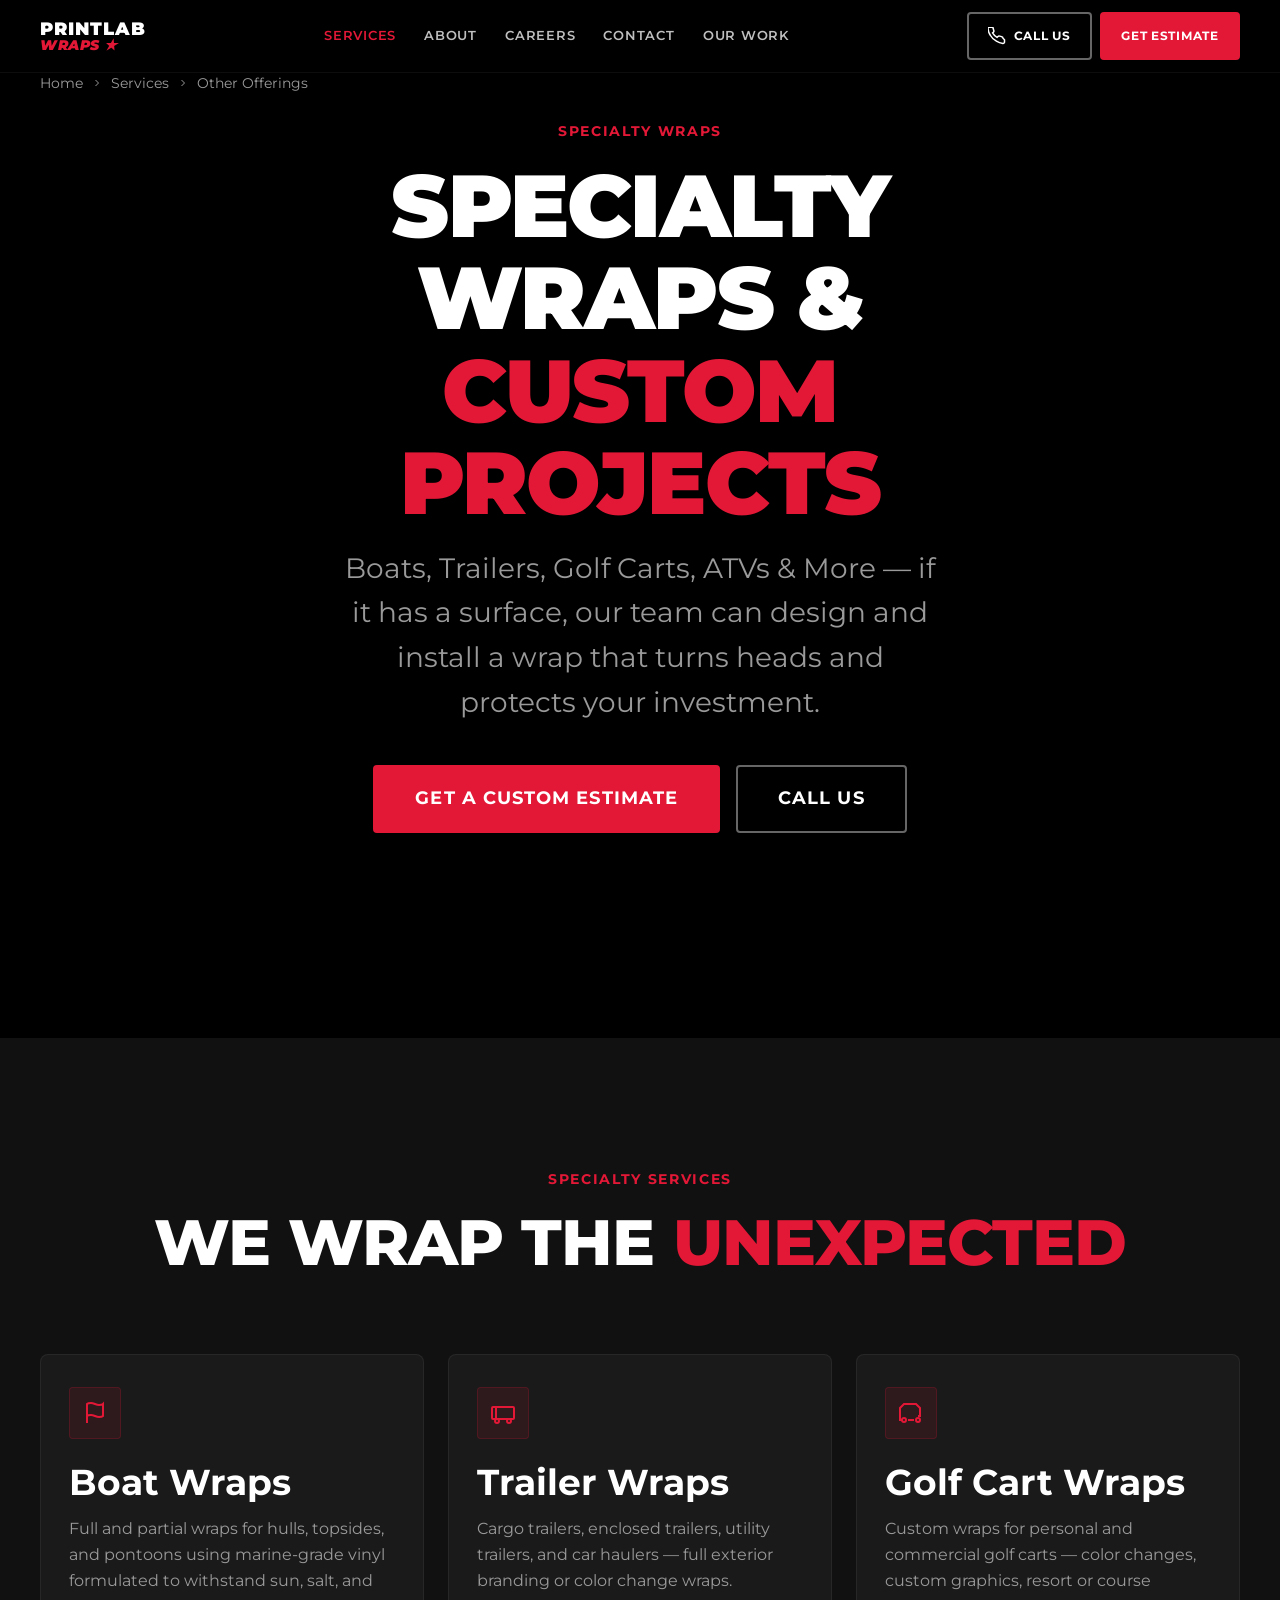
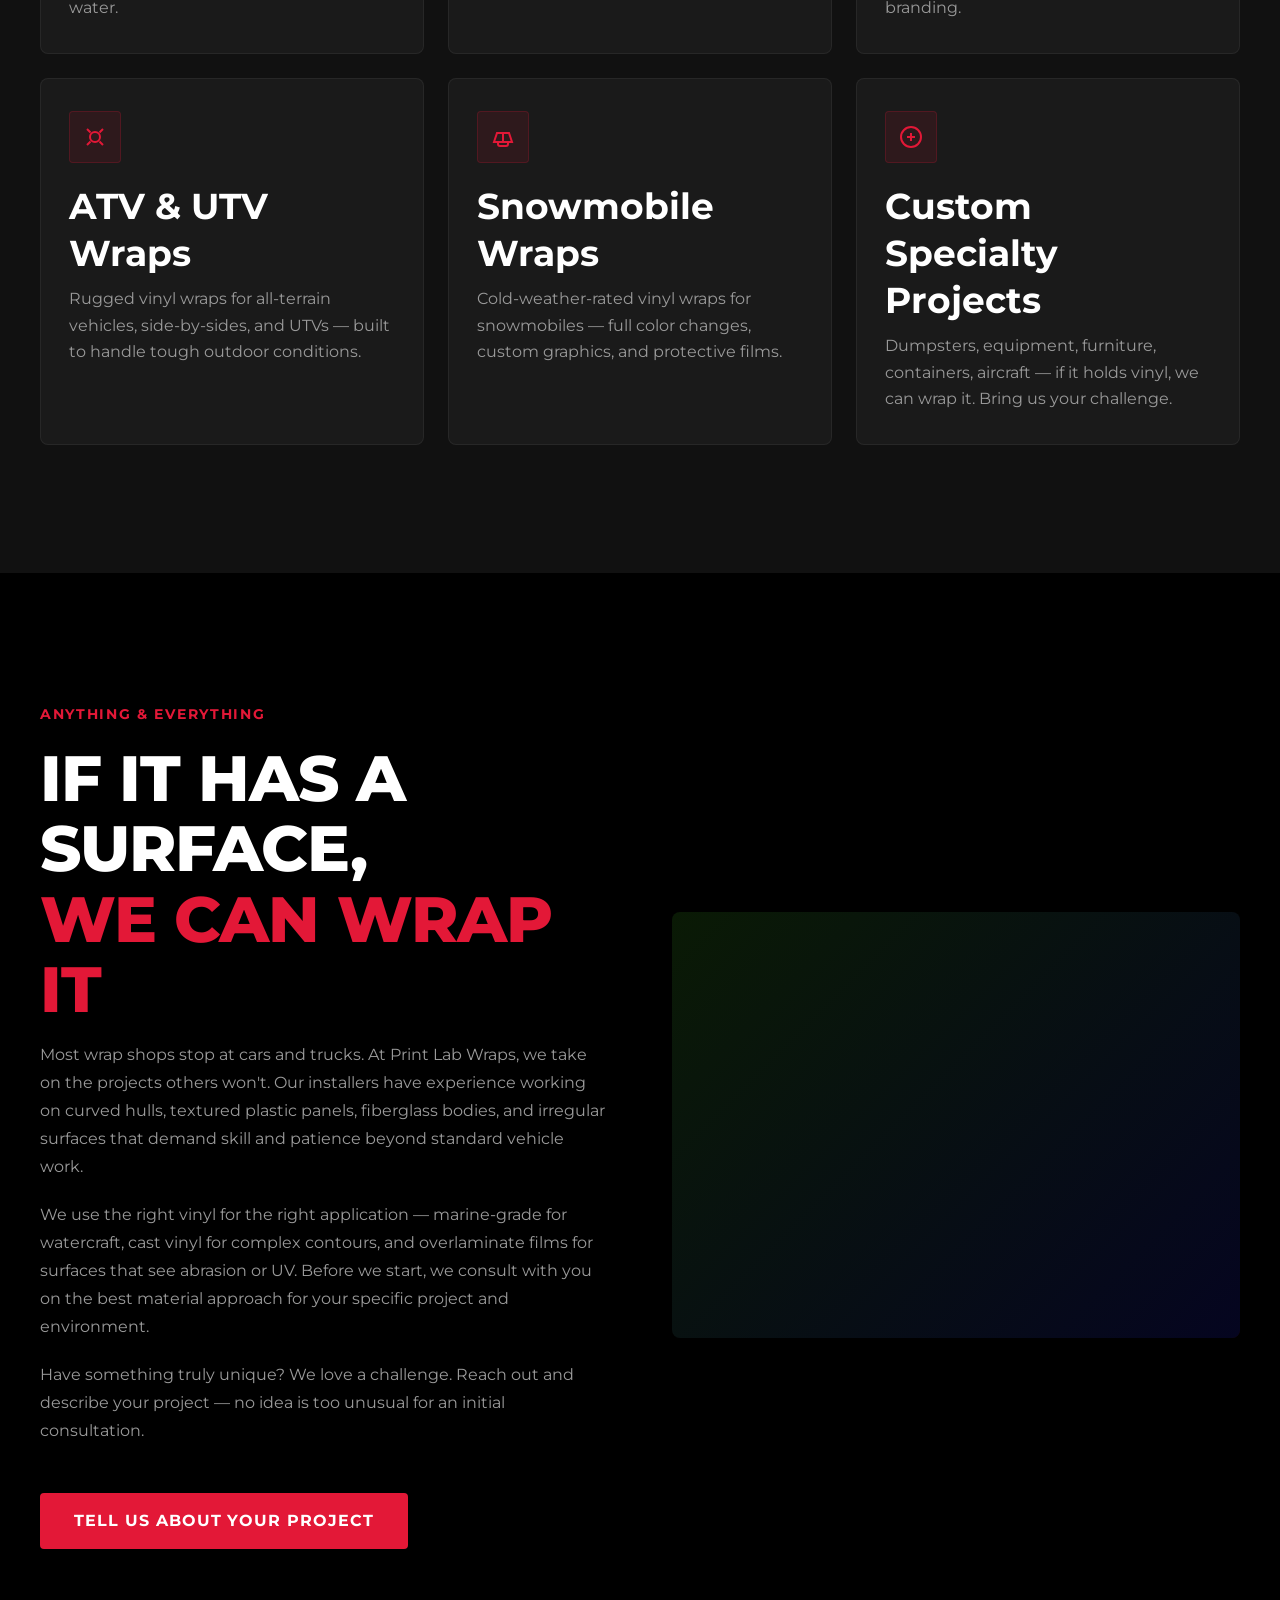
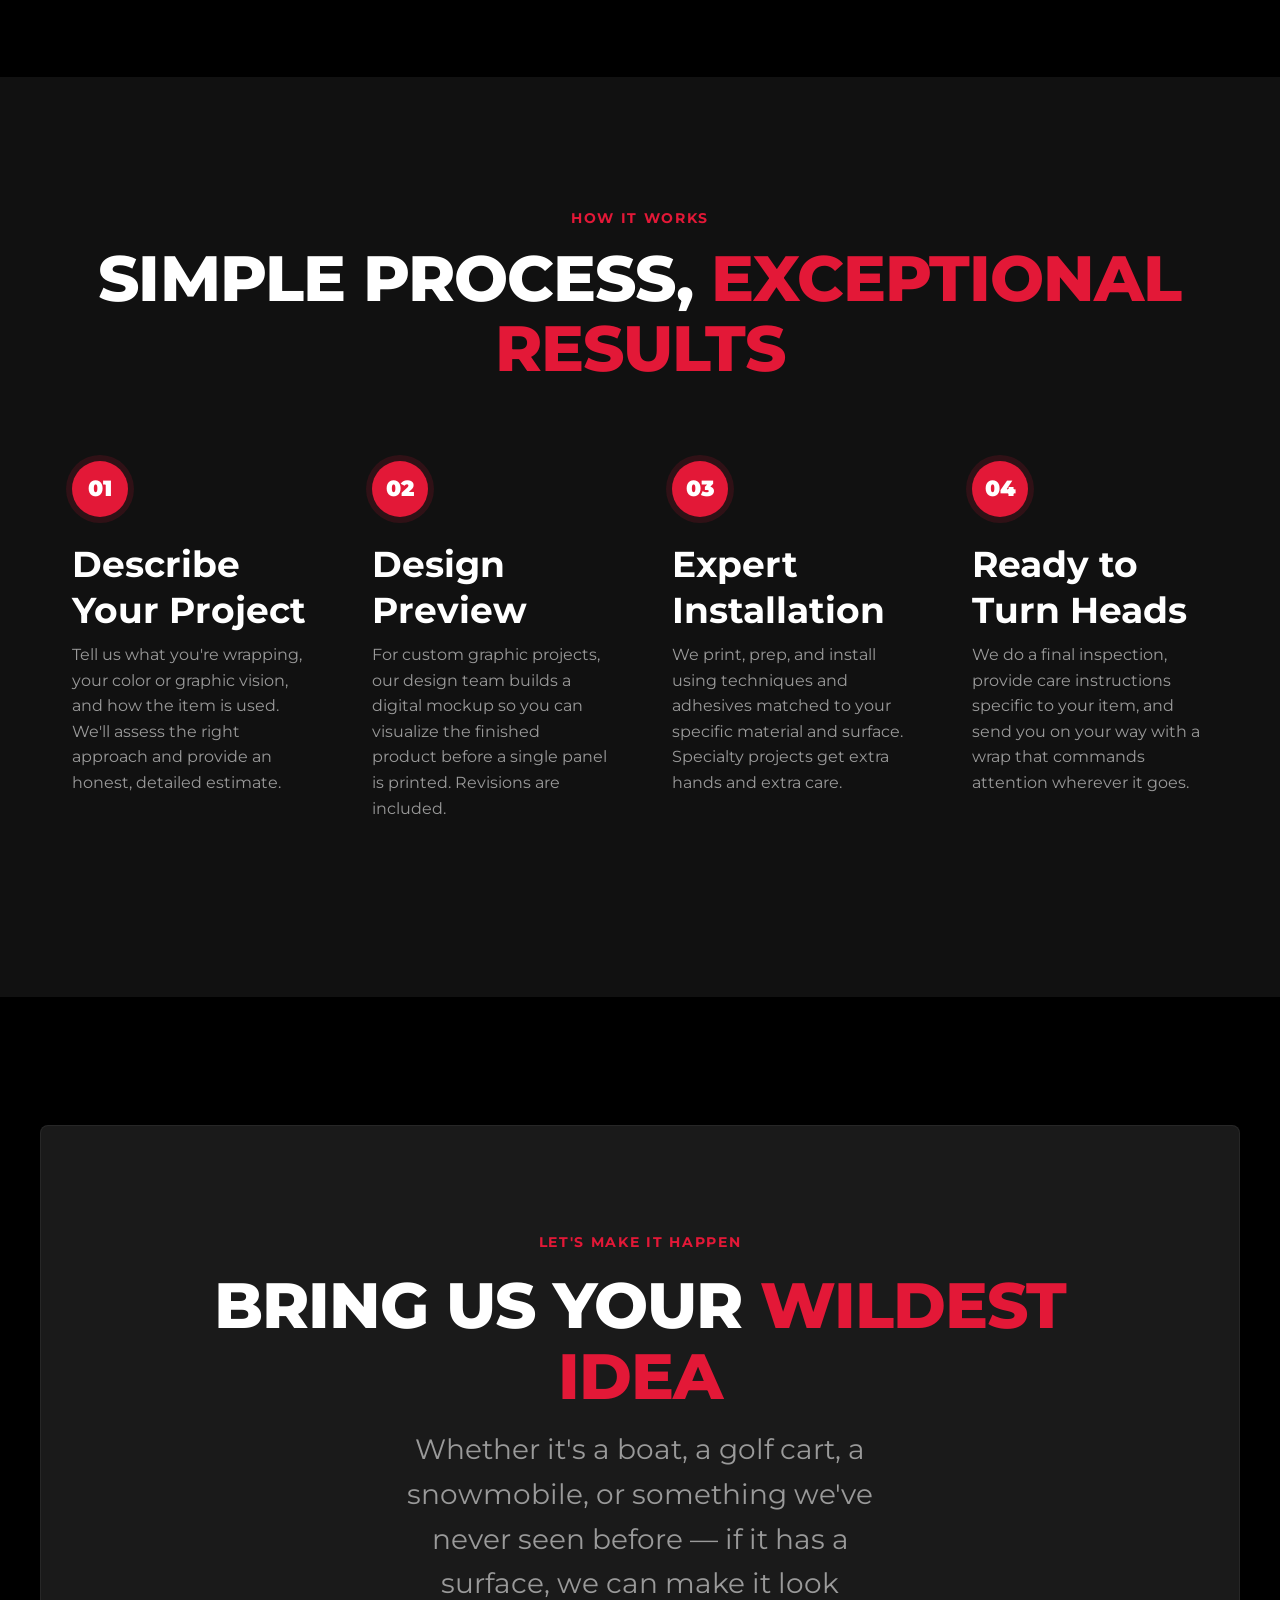
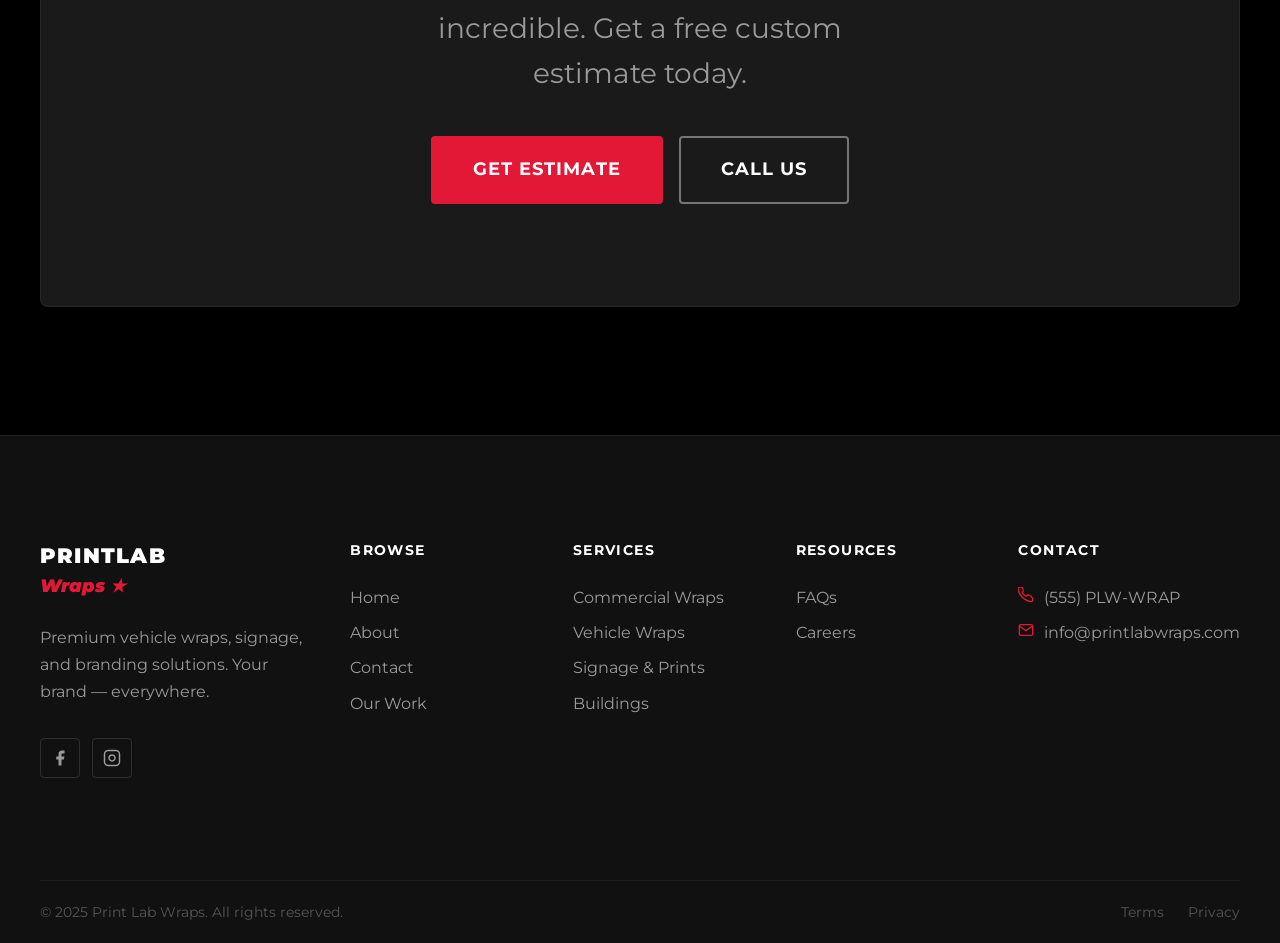
<file: printlabwraps/pages/other-offerings.html>
<!DOCTYPE html>
<html lang="en">
<head>
  <meta charset="UTF-8">
  <meta name="viewport" content="width=device-width, initial-scale=1.0">
  <title>Other Offerings | Print Lab Wraps</title>
  <meta name="description" content="Specialty wraps for boats, trailers, golf carts, ATVs, snowmobiles, and custom projects. If it has a surface, Print Lab Wraps can wrap it.">
  <link rel="preconnect" href="https://fonts.googleapis.com">
  <link rel="preconnect" href="https://fonts.gstatic.com" crossorigin>
  <link href="https://fonts.googleapis.com/css2?family=Montserrat:wght@400;500;600;700;800;900&display=swap" rel="stylesheet">
  <link rel="stylesheet" href="../css/global.css">
  <style>
    .services-grid {
      display: grid;
      grid-template-columns: repeat(3, 1fr);
      gap: 1.5rem;
    }
    .service-card {
      background: var(--clr-dark-3);
      border-radius: var(--radius-md);
      padding: 2rem 1.75rem;
      border: 1px solid rgba(255,255,255,0.06);
      transition: border-color var(--t-fast), transform var(--t-fast);
    }
    .service-card:hover {
      border-color: rgba(227,24,55,0.3);
      transform: translateY(-4px);
    }
    .service-icon {
      width: 52px;
      height: 52px;
      background: rgba(227,24,55,0.1);
      border: 1px solid rgba(227,24,55,0.2);
      border-radius: var(--radius-sm);
      display: flex;
      align-items: center;
      justify-content: center;
      margin-bottom: 1.25rem;
      color: var(--clr-red);
    }
    .service-icon svg { width: 24px; height: 24px; }
    .split-content {
      display: grid;
      grid-template-columns: 1fr 1fr;
      gap: clamp(2rem, 5vw, 5rem);
      align-items: center;
    }
    .split-img {
      position: relative;
      border-radius: var(--radius-md);
      overflow: hidden;
    }
    .split-img-inner { aspect-ratio: 4/3; }
    .split-img-accent {
      position: absolute;
      bottom: -1rem;
      right: -1rem;
      width: 120px;
      height: 120px;
      background: var(--clr-red);
      opacity: 0.12;
      border-radius: 50%;
      z-index: -1;
    }
    .process-grid {
      display: grid;
      grid-template-columns: repeat(4, 1fr);
      gap: 0;
    }
    .process-step { padding: 0 var(--sp-lg) var(--sp-xl); }
    .process-num {
      width: 56px;
      height: 56px;
      background: var(--clr-red);
      border-radius: 50%;
      display: flex;
      align-items: center;
      justify-content: center;
      font-size: var(--fs-md);
      font-weight: 900;
      margin-bottom: 1.5rem;
      box-shadow: 0 0 0 6px rgba(227,24,55,0.15);
      color: #fff;
    }
    .final-cta {
      text-align: center;
      padding: var(--pad-section-md);
      background: var(--clr-dark-3);
      border-radius: var(--radius-md);
      border: 1px solid rgba(255,255,255,0.06);
    }
    @media (max-width: 900px) {
      .services-grid { grid-template-columns: 1fr 1fr; }
      .split-content { grid-template-columns: 1fr; }
      .process-grid { grid-template-columns: 1fr 1fr; }
    }
    @media (max-width: 600px) {
      .services-grid { grid-template-columns: 1fr; }
      .process-grid { grid-template-columns: 1fr; }
    }
  </style>
</head>
<body>

  <!-- HEADER -->
  <header class="site-header">
    <div class="container-large">
      <div class="header-inner">
        <a href="../index.html" class="header-logo" aria-label="Print Lab Wraps Home">
          <div class="header-logo-text">
            <span class="logo-top">PrintLab</span>
            <span class="logo-bottom">Wraps ★</span>
          </div>
        </a>
        <nav class="header-nav" aria-label="Main navigation">
          <a href="services.html" class="nav-link active">Services</a>
          <a href="about.html" class="nav-link">About</a>
          <a href="careers.html" class="nav-link">Careers</a>
          <a href="contact.html" class="nav-link">Contact</a>
          <a href="our-work.html" class="nav-link">Our Work</a>
        </nav>
        <div class="header-ctas">
          <a href="tel:+15559999999" class="btn btn-outline btn-icon">
            <svg viewBox="0 0 24 24" fill="none" stroke="currentColor" stroke-width="2" aria-hidden="true"><path d="M22 16.92v3a2 2 0 01-2.18 2 19.79 19.79 0 01-8.63-3.07A19.5 19.5 0 013.07 11a19.79 19.79 0 01-3.07-8.67A2 2 0 012 .18h3a2 2 0 012 1.72c.127.96.361 1.903.7 2.81a2 2 0 01-.45 2.11L6.09 7.91a16 16 0 006 6l1.27-1.27a2 2 0 012.11-.45c.907.339 1.85.573 2.81.7a2 2 0 011.72 2z"/></svg>
            Call Us
          </a>
          <a href="contact.html" class="btn btn-primary">Get Estimate</a>
        </div>
        <button class="hamburger" aria-label="Toggle menu"><span></span><span></span><span></span></button>
      </div>
    </div>
  </header>
  <nav class="mobile-menu">
    <a href="services.html" class="mobile-nav-link">Services</a>
    <a href="about.html" class="mobile-nav-link">About</a>
    <a href="careers.html" class="mobile-nav-link">Careers</a>
    <a href="contact.html" class="mobile-nav-link">Contact</a>
    <a href="our-work.html" class="mobile-nav-link">Our Work</a>
    <div class="mobile-ctas">
      <a href="tel:+15559999999" class="btn btn-outline">Call Us Now</a>
      <a href="contact.html" class="btn btn-primary">Get Free Estimate</a>
    </div>
  </nav>

  <main>

    <!-- BLOCK 1: HERO -->
    <section class="section-dark page-hero-spacer padding-section-large">
      <div class="container-large">
        <div class="breadcrumb">
          <a href="../index.html">Home</a>
          <svg viewBox="0 0 24 24" fill="none" stroke="currentColor" stroke-width="2" aria-hidden="true"><polyline points="9 18 15 12 9 6"/></svg>
          <a href="services.html">Services</a>
          <svg viewBox="0 0 24 24" fill="none" stroke="currentColor" stroke-width="2" aria-hidden="true"><polyline points="9 18 15 12 9 6"/></svg>
          <span>Other Offerings</span>
        </div>
        <div style="text-align:center;max-width:820px;margin:0 auto var(--sp-2xl);">
          <span class="text-label reveal">Specialty Wraps</span>
          <h1 class="heading-1 reveal" style="margin:1rem 0;">Specialty Wraps &amp; <span class="text-red">Custom Projects</span></h1>
          <p class="reveal" style="font-size:var(--fs-lg);color:var(--clr-gray-400);max-width:600px;margin:0 auto 2.5rem;">Boats, Trailers, Golf Carts, ATVs &amp; More — if it has a surface, our team can design and install a wrap that turns heads and protects your investment.</p>
          <div style="display:flex;gap:1rem;justify-content:center;flex-wrap:wrap;" class="reveal">
            <a href="contact.html" class="btn btn-primary btn-lg">Get a Custom Estimate</a>
            <a href="tel:+15559999999" class="btn btn-outline btn-lg">Call Us</a>
          </div>
        </div>
      </div>
    </section>

    <!-- BLOCK 2: Services Grid -->
    <section class="section-dark-2 padding-section-large">
      <div class="container-large">
        <div style="text-align:center;margin-bottom:var(--sp-2xl);" class="reveal">
          <span class="text-label">Specialty Services</span>
          <h2 class="heading-2" style="margin-top:1rem;">We Wrap the <span class="text-red">Unexpected</span></h2>
        </div>
        <div class="services-grid">

          <div class="service-card reveal">
            <div class="service-icon" aria-hidden="true">
              <svg viewBox="0 0 24 24" fill="none" stroke="currentColor" stroke-width="2"><path d="M4 15s1-1 4-1 5 2 8 2 4-1 4-1V3s-1 1-4 1-5-2-8-2-4 1-4 1z"/><line x1="4" y1="22" x2="4" y2="15"/></svg>
            </div>
            <h3 class="heading-4" style="margin-bottom:0.6rem;">Boat Wraps</h3>
            <p style="font-size:var(--fs-sm);color:var(--clr-gray-400);line-height:1.65;">Full and partial wraps for hulls, topsides, and pontoons using marine-grade vinyl formulated to withstand sun, salt, and water.</p>
          </div>

          <div class="service-card reveal">
            <div class="service-icon" aria-hidden="true">
              <svg viewBox="0 0 24 24" fill="none" stroke="currentColor" stroke-width="2"><rect x="1" y="6" width="22" height="12" rx="1"/><line x1="5" y1="6" x2="5" y2="18"/><circle cx="6" cy="20" r="2"/><circle cx="18" cy="20" r="2"/></svg>
            </div>
            <h3 class="heading-4" style="margin-bottom:0.6rem;">Trailer Wraps</h3>
            <p style="font-size:var(--fs-sm);color:var(--clr-gray-400);line-height:1.65;">Cargo trailers, enclosed trailers, utility trailers, and car haulers — full exterior branding or color change wraps.</p>
          </div>

          <div class="service-card reveal">
            <div class="service-icon" aria-hidden="true">
              <svg viewBox="0 0 24 24" fill="none" stroke="currentColor" stroke-width="2"><circle cx="5" cy="19" r="2"/><circle cx="19" cy="19" r="2"/><path d="M3 19H1V7l4-4h12l4 4v8h-2"/><path d="M9 19h6"/></svg>
            </div>
            <h3 class="heading-4" style="margin-bottom:0.6rem;">Golf Cart Wraps</h3>
            <p style="font-size:var(--fs-sm);color:var(--clr-gray-400);line-height:1.65;">Custom wraps for personal and commercial golf carts — color changes, custom graphics, resort or course branding.</p>
          </div>

          <div class="service-card reveal">
            <div class="service-icon" aria-hidden="true">
              <svg viewBox="0 0 24 24" fill="none" stroke="currentColor" stroke-width="2"><path d="M4 4l3.5 3.5M20 4l-3.5 3.5M4 20l3.5-3.5M20 20l-3.5-3.5"/><circle cx="12" cy="12" r="5"/></svg>
            </div>
            <h3 class="heading-4" style="margin-bottom:0.6rem;">ATV &amp; UTV Wraps</h3>
            <p style="font-size:var(--fs-sm);color:var(--clr-gray-400);line-height:1.65;">Rugged vinyl wraps for all-terrain vehicles, side-by-sides, and UTVs — built to handle tough outdoor conditions.</p>
          </div>

          <div class="service-card reveal">
            <div class="service-icon" aria-hidden="true">
              <svg viewBox="0 0 24 24" fill="none" stroke="currentColor" stroke-width="2"><path d="M3 17l3-9h12l3 9H3z"/><path d="M7 17v2a2 2 0 002 2h6a2 2 0 002-2v-2"/><line x1="12" y1="8" x2="12" y2="17"/></svg>
            </div>
            <h3 class="heading-4" style="margin-bottom:0.6rem;">Snowmobile Wraps</h3>
            <p style="font-size:var(--fs-sm);color:var(--clr-gray-400);line-height:1.65;">Cold-weather-rated vinyl wraps for snowmobiles — full color changes, custom graphics, and protective films.</p>
          </div>

          <div class="service-card reveal">
            <div class="service-icon" aria-hidden="true">
              <svg viewBox="0 0 24 24" fill="none" stroke="currentColor" stroke-width="2"><circle cx="12" cy="12" r="10"/><line x1="12" y1="8" x2="12" y2="16"/><line x1="8" y1="12" x2="16" y2="12"/></svg>
            </div>
            <h3 class="heading-4" style="margin-bottom:0.6rem;">Custom Specialty Projects</h3>
            <p style="font-size:var(--fs-sm);color:var(--clr-gray-400);line-height:1.65;">Dumpsters, equipment, furniture, containers, aircraft — if it holds vinyl, we can wrap it. Bring us your challenge.</p>
          </div>

        </div>
      </div>
    </section>

    <!-- BLOCK 3: If It Has a Surface -->
    <section class="section-dark padding-section-large">
      <div class="container-large">
        <div class="split-content">
          <div class="reveal-left">
            <span class="text-label">Anything &amp; Everything</span>
            <h2 class="heading-2" style="margin:1rem 0;">If It Has a Surface,<br><span class="text-red">We Can Wrap It</span></h2>
            <p style="color:var(--clr-gray-400);line-height:1.75;margin-bottom:1.25rem;">Most wrap shops stop at cars and trucks. At Print Lab Wraps, we take on the projects others won't. Our installers have experience working on curved hulls, textured plastic panels, fiberglass bodies, and irregular surfaces that demand skill and patience beyond standard vehicle work.</p>
            <p style="color:var(--clr-gray-400);line-height:1.75;margin-bottom:1.25rem;">We use the right vinyl for the right application — marine-grade for watercraft, cast vinyl for complex contours, and overlaminate films for surfaces that see abrasion or UV. Before we start, we consult with you on the best material approach for your specific project and environment.</p>
            <p style="color:var(--clr-gray-400);line-height:1.75;margin-bottom:var(--sp-xl);">Have something truly unique? We love a challenge. Reach out and describe your project — no idea is too unusual for an initial consultation.</p>
            <a href="contact.html" class="btn btn-primary">Tell Us About Your Project</a>
          </div>
          <div class="split-img reveal-right">
            <div class="split-img-inner img-placeholder" style="background:linear-gradient(135deg,#0a1a05,#050520);" role="img" aria-label="Custom specialty wrap on a recreational vehicle showing vibrant colors"></div>
            <div class="split-img-accent" aria-hidden="true"></div>
          </div>
        </div>
      </div>
    </section>

    <!-- BLOCK 4: Process -->
    <section class="section-dark-2 padding-section-large">
      <div class="container-large">
        <div style="text-align:center;margin-bottom:var(--sp-2xl);">
          <span class="text-label reveal">How It Works</span>
          <h2 class="heading-2 reveal" style="margin:0.75rem 0;">Simple Process, <span class="text-red">Exceptional Results</span></h2>
        </div>
        <div class="process-grid">
          <div class="process-step reveal">
            <div class="process-num">01</div>
            <h3 class="heading-4" style="margin-bottom:0.5rem;">Describe Your Project</h3>
            <p style="font-size:var(--fs-sm);color:var(--clr-gray-400);">Tell us what you're wrapping, your color or graphic vision, and how the item is used. We'll assess the right approach and provide an honest, detailed estimate.</p>
          </div>
          <div class="process-step reveal">
            <div class="process-num">02</div>
            <h3 class="heading-4" style="margin-bottom:0.5rem;">Design Preview</h3>
            <p style="font-size:var(--fs-sm);color:var(--clr-gray-400);">For custom graphic projects, our design team builds a digital mockup so you can visualize the finished product before a single panel is printed. Revisions are included.</p>
          </div>
          <div class="process-step reveal">
            <div class="process-num">03</div>
            <h3 class="heading-4" style="margin-bottom:0.5rem;">Expert Installation</h3>
            <p style="font-size:var(--fs-sm);color:var(--clr-gray-400);">We print, prep, and install using techniques and adhesives matched to your specific material and surface. Specialty projects get extra hands and extra care.</p>
          </div>
          <div class="process-step reveal">
            <div class="process-num">04</div>
            <h3 class="heading-4" style="margin-bottom:0.5rem;">Ready to Turn Heads</h3>
            <p style="font-size:var(--fs-sm);color:var(--clr-gray-400);">We do a final inspection, provide care instructions specific to your item, and send you on your way with a wrap that commands attention wherever it goes.</p>
          </div>
        </div>
      </div>
    </section>

    <!-- BLOCK 5: Final CTA -->
    <section class="section-dark padding-section-large">
      <div class="container-large">
        <div class="final-cta reveal">
          <span class="text-label">Let's Make It Happen</span>
          <h2 class="heading-2" style="margin-top:1rem;margin-bottom:1rem;">Bring Us Your <span class="text-red">Wildest Idea</span></h2>
          <p style="color:var(--clr-gray-400);font-size:var(--fs-lg);margin-bottom:2.5rem;max-width:520px;margin-left:auto;margin-right:auto;">Whether it's a boat, a golf cart, a snowmobile, or something we've never seen before — if it has a surface, we can make it look incredible. Get a free custom estimate today.</p>
          <div style="display:flex;flex-wrap:wrap;gap:1rem;justify-content:center;">
            <a href="contact.html" class="btn btn-primary btn-lg">Get Estimate</a>
            <a href="tel:+15559999999" class="btn btn-outline btn-lg">Call Us</a>
          </div>
        </div>
      </div>
    </section>

  </main>

  <!-- FOOTER -->
  <footer class="site-footer">
    <div class="container-large">
      <div class="footer-main">
        <div class="footer-brand">
          <div class="footer-logo-text"><div class="logo-top">PrintLab</div><div class="logo-bottom">Wraps ★</div></div>
          <p class="footer-tagline">Premium vehicle wraps, signage, and branding solutions. Your brand — everywhere.</p>
          <div class="footer-social">
            <a href="#" class="social-btn" aria-label="Facebook"><svg viewBox="0 0 24 24" fill="currentColor" aria-hidden="true"><path d="M18 2h-3a5 5 0 00-5 5v3H7v4h3v8h4v-8h3l1-4h-4V7a1 1 0 011-1h3z"/></svg></a>
            <a href="#" class="social-btn" aria-label="Instagram"><svg viewBox="0 0 24 24" fill="none" stroke="currentColor" stroke-width="2" aria-hidden="true"><rect x="2" y="2" width="20" height="20" rx="5" ry="5"/><path d="M16 11.37A4 4 0 1112.63 8 4 4 0 0116 11.37z"/><line x1="17.5" y1="6.5" x2="17.51" y2="6.5"/></svg></a>
          </div>
        </div>
        <div class="footer-col"><h4>Browse</h4><div class="footer-links"><a href="../index.html" class="footer-link">Home</a><a href="about.html" class="footer-link">About</a><a href="contact.html" class="footer-link">Contact</a><a href="our-work.html" class="footer-link">Our Work</a></div></div>
        <div class="footer-col"><h4>Services</h4><div class="footer-links"><a href="commercial-vehicle-wraps.html" class="footer-link">Commercial Wraps</a><a href="vehicle-wraps.html" class="footer-link">Vehicle Wraps</a><a href="signage-prints.html" class="footer-link">Signage &amp; Prints</a><a href="buildings-facilities.html" class="footer-link">Buildings</a></div></div>
        <div class="footer-col"><h4>Resources</h4><div class="footer-links"><a href="faq.html" class="footer-link">FAQs</a><a href="careers.html" class="footer-link">Careers</a></div></div>
        <div class="footer-col"><h4>Contact</h4>
          <div class="footer-contact-item"><svg viewBox="0 0 24 24" fill="none" stroke="currentColor" stroke-width="2" aria-hidden="true"><path d="M22 16.92v3a2 2 0 01-2.18 2 19.79 19.79 0 01-8.63-3.07A19.5 19.5 0 013.07 11a19.79 19.79 0 01-3.07-8.67A2 2 0 012 .18h3a2 2 0 012 1.72c.127.96.361 1.903.7 2.81a2 2 0 01-.45 2.11L6.09 7.91a16 16 0 006 6l1.27-1.27a2 2 0 012.11-.45c.907.339 1.85.573 2.81.7a2 2 0 011.72 2z"/></svg><a href="tel:+15559999999">(555) PLW-WRAP</a></div>
          <div class="footer-contact-item"><svg viewBox="0 0 24 24" fill="none" stroke="currentColor" stroke-width="2" aria-hidden="true"><path d="M4 4h16c1.1 0 2 .9 2 2v12c0 1.1-.9 2-2 2H4c-1.1 0-2-.9-2-2V6c0-1.1.9-2 2-2z"/><polyline points="22,6 12,13 2,6"/></svg><a href="mailto:info@printlabwraps.com">info@printlabwraps.com</a></div>
        </div>
      </div>
      <div class="footer-bottom">
        <p class="footer-copy">&copy; 2025 Print Lab Wraps. All rights reserved.</p>
        <div class="footer-legal"><a href="#">Terms</a><a href="#">Privacy</a></div>
      </div>
    </div>
  </footer>

  <script src="../js/main.js"></script>
</body>
</html>
</file>
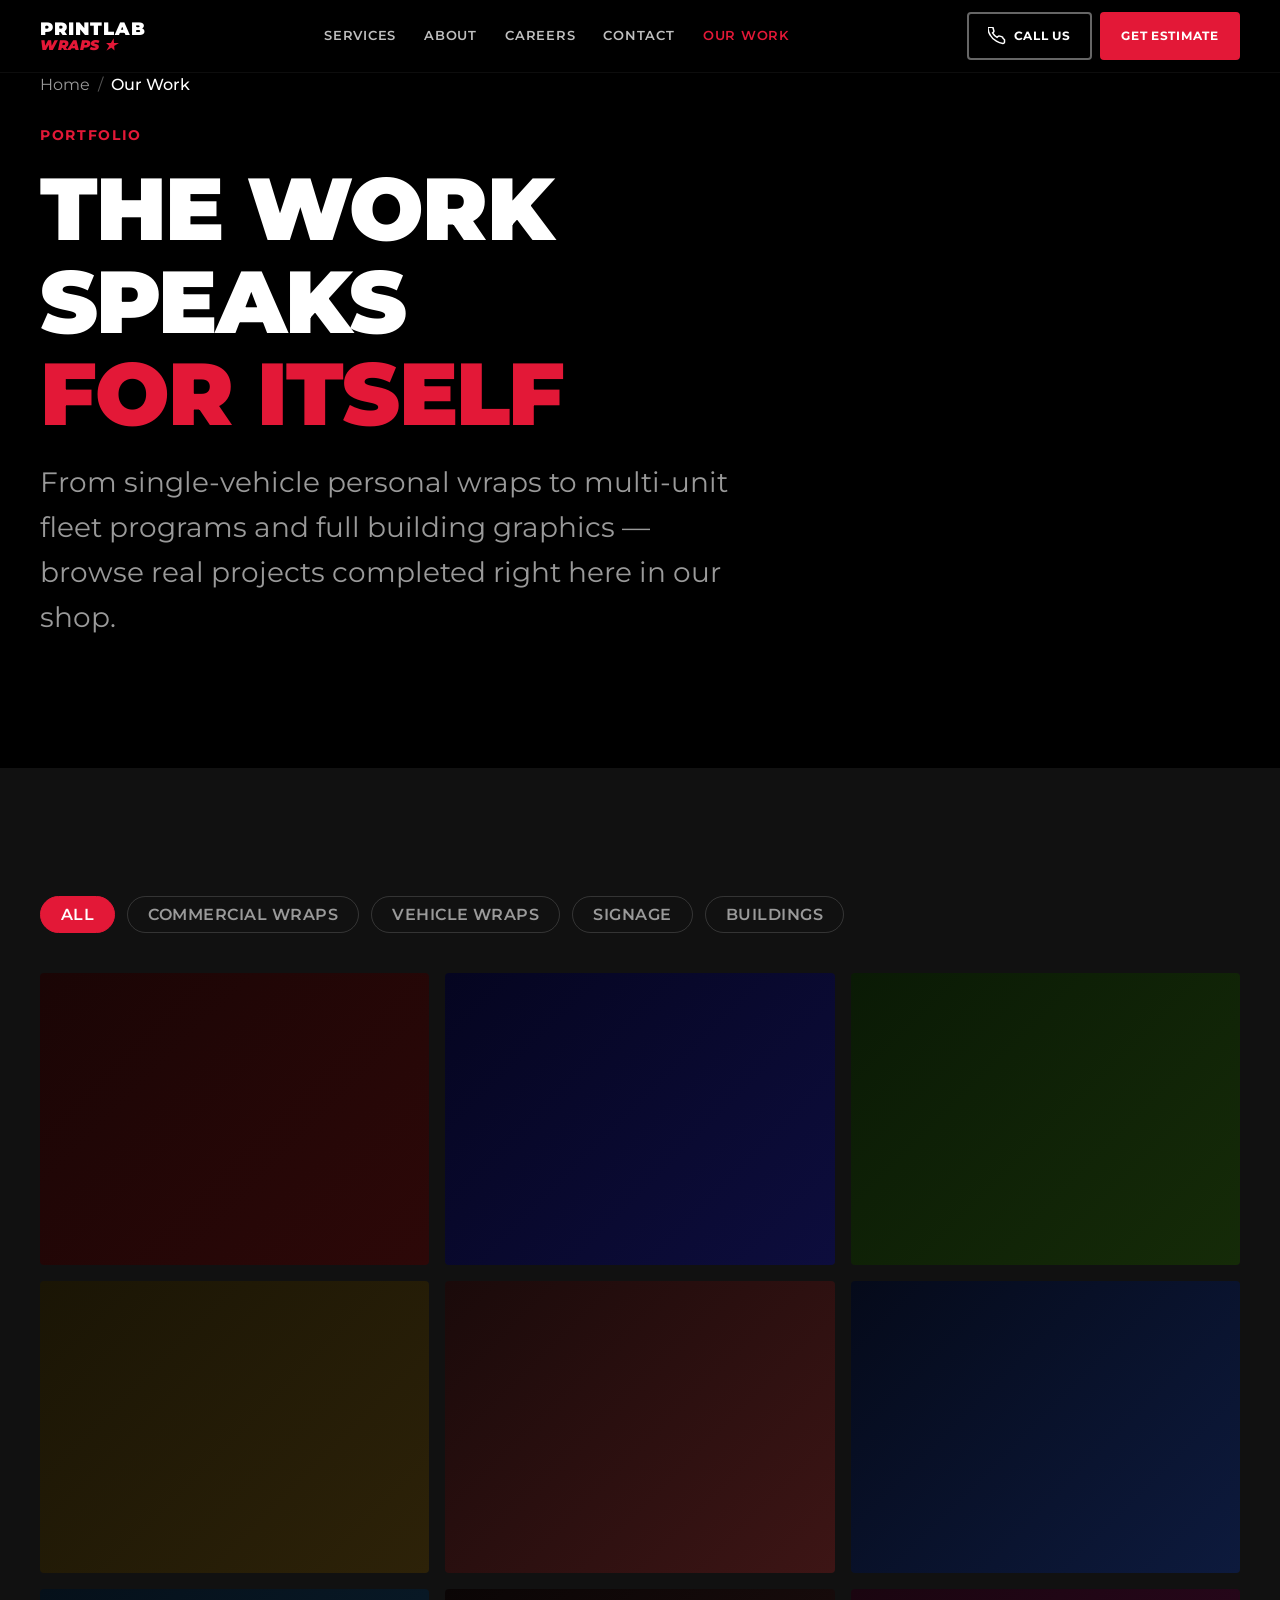
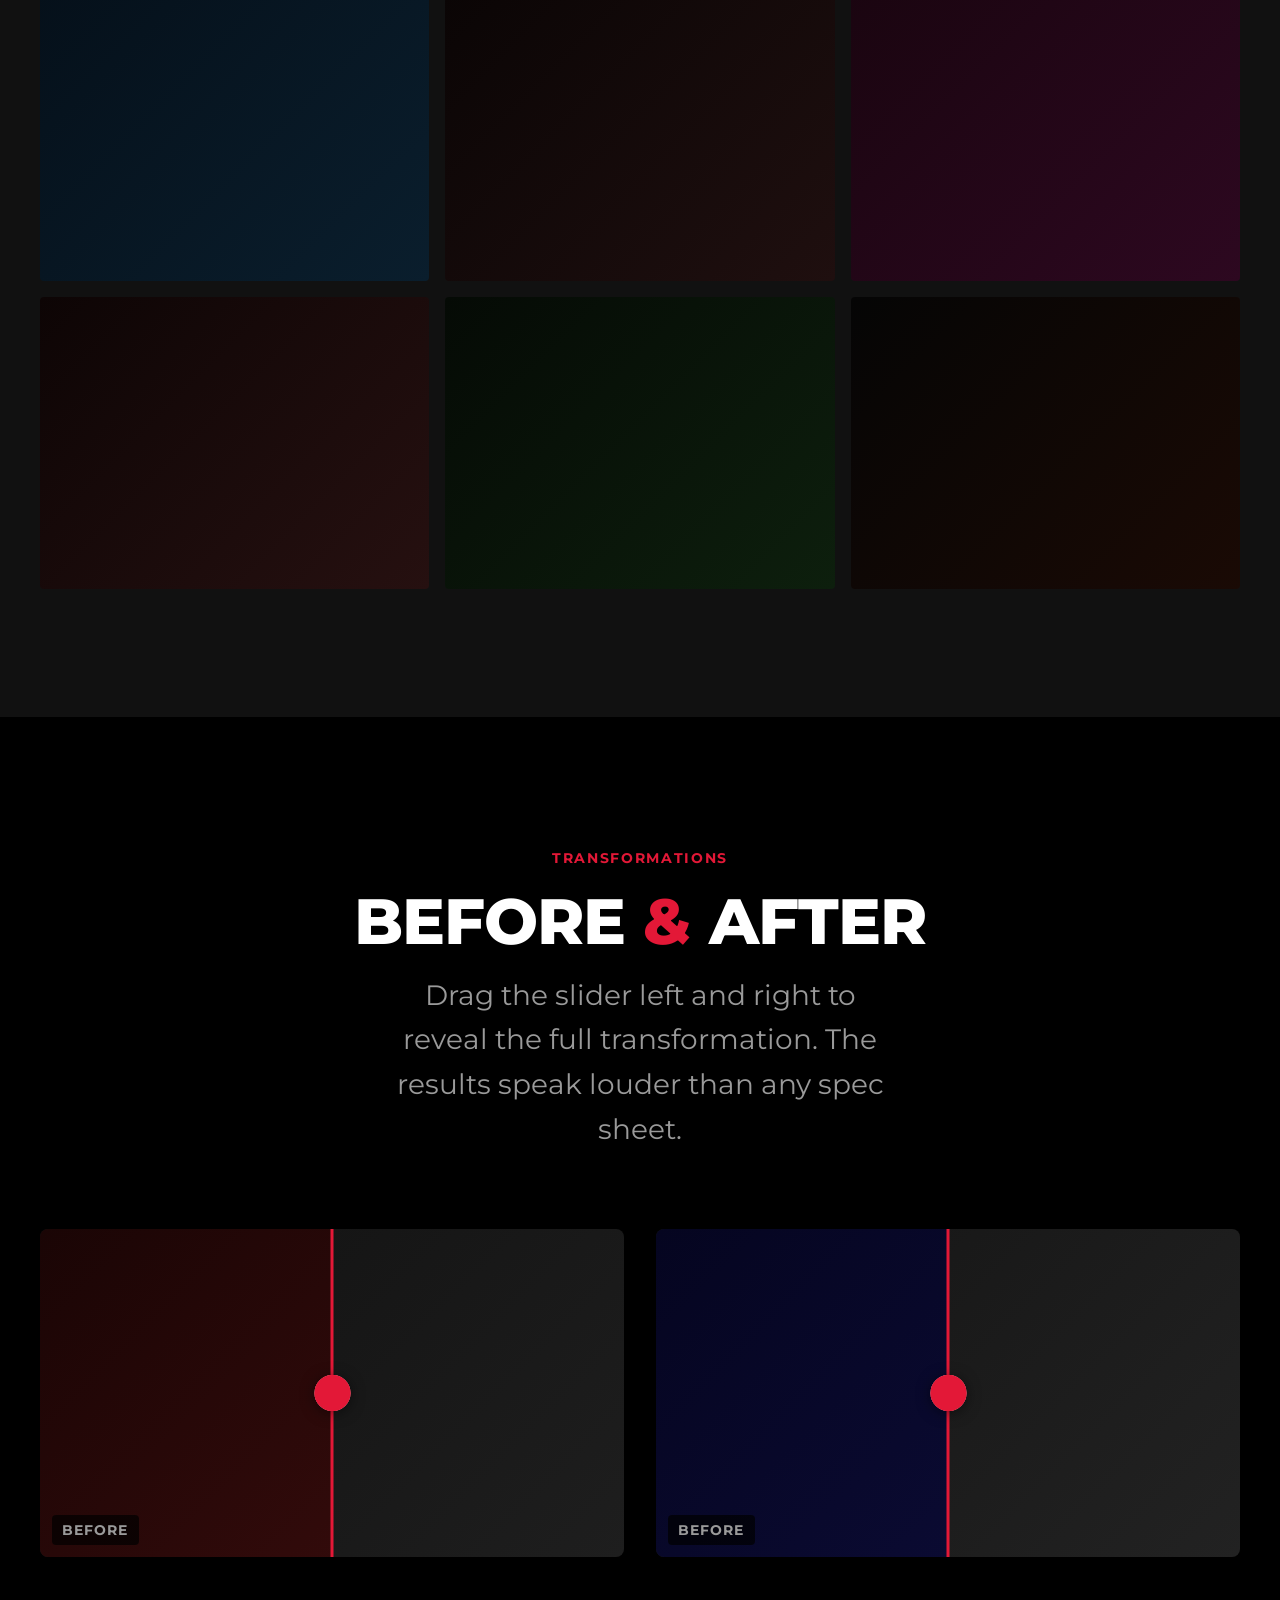
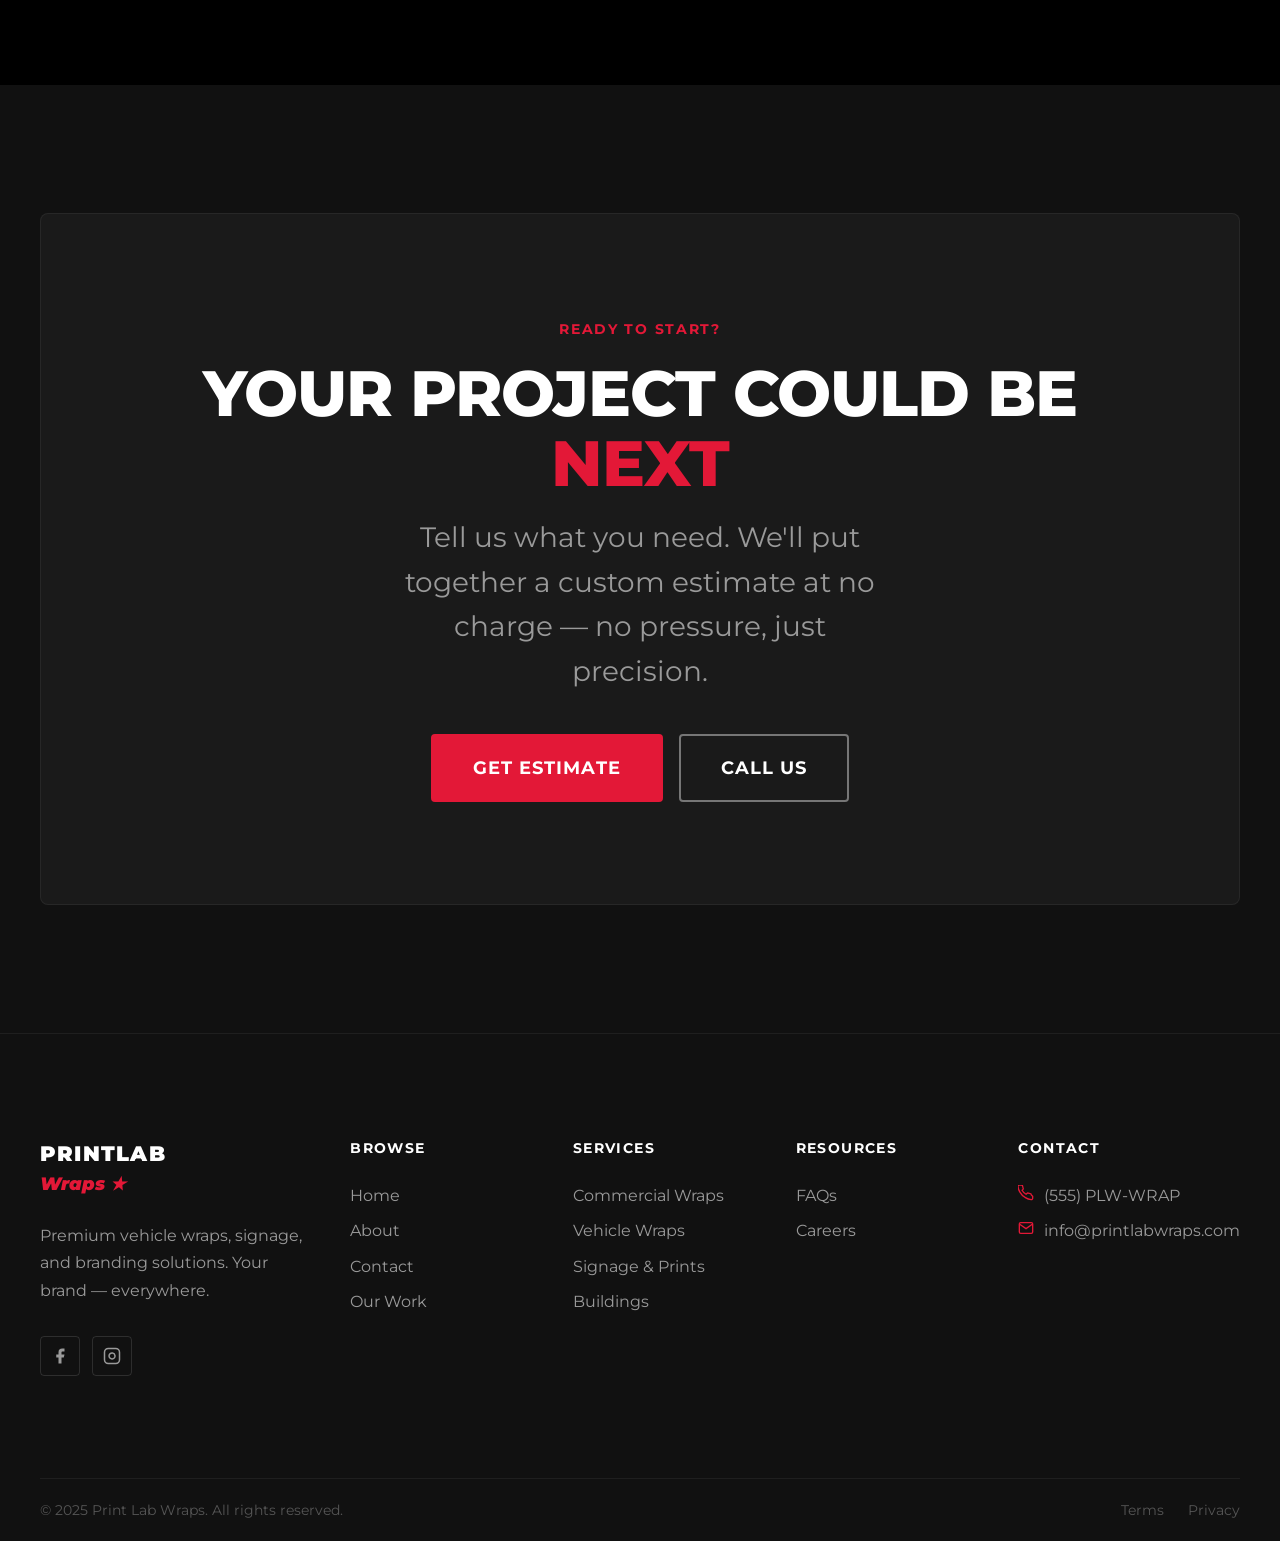
<file: printlabwraps/pages/our-work.html>
<!DOCTYPE html>
<html lang="en">
<head>
  <meta charset="UTF-8">
  <meta name="viewport" content="width=device-width, initial-scale=1.0">
  <title>Our Work | Print Lab Wraps</title>
  <meta name="description" content="Browse our portfolio of commercial vehicle wraps, fleet branding, signage, building wraps, and large-format print projects. See the quality for yourself.">
  <link rel="preconnect" href="https://fonts.googleapis.com">
  <link rel="preconnect" href="https://fonts.gstatic.com" crossorigin>
  <link href="https://fonts.googleapis.com/css2?family=Montserrat:wght@400;500;600;700;800;900&display=swap" rel="stylesheet">
  <link rel="stylesheet" href="../css/global.css">
  <style>
    .filter-bar {
      display: flex;
      flex-wrap: wrap;
      gap: 0.75rem;
      margin-bottom: 2.5rem;
    }
    .filter-btn {
      padding: 0.5rem 1.25rem;
      border-radius: 999px;
      font-family: var(--font-body);
      font-size: var(--fs-sm);
      font-weight: 600;
      cursor: pointer;
      border: 1px solid rgba(255,255,255,0.15);
      background: transparent;
      color: var(--clr-gray-400);
      transition: all var(--t-fast);
      letter-spacing: 0.03em;
    }
    .filter-btn:hover {
      border-color: rgba(227,24,55,0.4);
      color: var(--clr-white);
    }
    .filter-btn.active {
      background: var(--clr-red);
      border-color: var(--clr-red);
      color: var(--clr-white);
    }
    .portfolio-grid {
      display: grid;
      grid-template-columns: repeat(3, 1fr);
      gap: 1rem;
    }
    .portfolio-item {
      position: relative;
      overflow: hidden;
      border-radius: var(--radius-sm);
      cursor: pointer;
      aspect-ratio: 4/3;
    }
    .portfolio-item .img-placeholder {
      width: 100%;
      height: 100%;
      transition: transform 0.4s ease;
    }
    .portfolio-item:hover .img-placeholder {
      transform: scale(1.05);
    }
    .portfolio-overlay {
      position: absolute;
      inset: 0;
      background: linear-gradient(to top, rgba(0,0,0,0.85) 0%, rgba(0,0,0,0) 55%);
      opacity: 0;
      transition: opacity var(--t-fast);
      display: flex;
      align-items: flex-end;
      padding: 1.25rem;
    }
    .portfolio-item:hover .portfolio-overlay {
      opacity: 1;
    }
    .portfolio-overlay-cat {
      font-size: var(--fs-xs);
      color: var(--clr-red);
      font-weight: 700;
      text-transform: uppercase;
      letter-spacing: 0.07em;
      margin-bottom: 0.3rem;
    }
    .portfolio-overlay-name {
      font-size: var(--fs-sm);
      font-weight: 700;
      color: var(--clr-white);
      line-height: 1.3;
    }
    /* Before/After */
    .ba-grid {
      display: grid;
      grid-template-columns: 1fr 1fr;
      gap: 2rem;
    }
    .ba-wrapper {
      position: relative;
      border-radius: var(--radius-md);
      overflow: hidden;
      aspect-ratio: 16/9;
      cursor: col-resize;
      user-select: none;
    }
    .ba-before, .ba-after {
      position: absolute;
      inset: 0;
    }
    .ba-after {
      clip-path: inset(0 50% 0 0);
    }
    .ba-handle {
      position: absolute;
      top: 0;
      bottom: 0;
      left: 50%;
      width: 3px;
      background: var(--clr-red);
      transform: translateX(-50%);
      z-index: 10;
      display: flex;
      align-items: center;
      justify-content: center;
    }
    .ba-handle-circle {
      width: 36px;
      height: 36px;
      border-radius: 50%;
      background: var(--clr-red);
      border: 3px solid #fff;
      display: flex;
      align-items: center;
      justify-content: center;
      box-shadow: 0 2px 14px rgba(0,0,0,0.5);
      flex-shrink: 0;
    }
    .ba-label {
      position: absolute;
      bottom: 0.75rem;
      font-size: var(--fs-xs);
      font-weight: 700;
      letter-spacing: 0.07em;
      text-transform: uppercase;
      padding: 0.25rem 0.65rem;
      border-radius: 4px;
      z-index: 5;
    }
    .ba-label-before { left: 0.75rem; background: rgba(0,0,0,0.7); color: var(--clr-gray-400); }
    .ba-label-after  { right: 0.75rem; background: rgba(227,24,55,0.9); color: #fff; }
    .work-cta-box {
      text-align: center;
      padding: var(--pad-section-md);
      background: var(--clr-dark-3);
      border-radius: var(--radius-md);
      border: 1px solid rgba(255,255,255,0.06);
    }
    @media (max-width: 900px) {
      .portfolio-grid { grid-template-columns: repeat(2, 1fr); }
      .ba-grid { grid-template-columns: 1fr; }
    }
    @media (max-width: 600px) {
      .portfolio-grid { grid-template-columns: 1fr; }
    }
  </style>
</head>
<body>

  <!-- HEADER -->
  <header class="site-header">
    <div class="container-large">
      <div class="header-inner">
        <a href="../index.html" class="header-logo" aria-label="Print Lab Wraps Home">
          <div class="header-logo-text">
            <span class="logo-top">PrintLab</span>
            <span class="logo-bottom">Wraps ★</span>
          </div>
        </a>
        <nav class="header-nav" aria-label="Main navigation">
          <a href="services.html" class="nav-link">Services</a>
          <a href="about.html" class="nav-link">About</a>
          <a href="careers.html" class="nav-link">Careers</a>
          <a href="contact.html" class="nav-link">Contact</a>
          <a href="our-work.html" class="nav-link active">Our Work</a>
        </nav>
        <div class="header-ctas">
          <a href="tel:+15559999999" class="btn btn-outline btn-icon">
            <svg viewBox="0 0 24 24" fill="none" stroke="currentColor" stroke-width="2" aria-hidden="true"><path d="M22 16.92v3a2 2 0 01-2.18 2 19.79 19.79 0 01-8.63-3.07A19.5 19.5 0 013.07 11a19.79 19.79 0 01-3.07-8.67A2 2 0 012 .18h3a2 2 0 012 1.72c.127.96.361 1.903.7 2.81a2 2 0 01-.45 2.11L6.09 7.91a16 16 0 006 6l1.27-1.27a2 2 0 012.11-.45c.907.339 1.85.573 2.81.7a2 2 0 011.72 2z"/></svg>
            Call Us
          </a>
          <a href="contact.html" class="btn btn-primary">Get Estimate</a>
        </div>
        <button class="hamburger" aria-label="Toggle menu"><span></span><span></span><span></span></button>
      </div>
    </div>
  </header>
  <nav class="mobile-menu">
    <a href="services.html" class="mobile-nav-link">Services</a>
    <a href="about.html" class="mobile-nav-link">About</a>
    <a href="careers.html" class="mobile-nav-link">Careers</a>
    <a href="contact.html" class="mobile-nav-link">Contact</a>
    <a href="our-work.html" class="mobile-nav-link">Our Work</a>
    <div class="mobile-ctas">
      <a href="tel:+15559999999" class="btn btn-outline">Call Us Now</a>
      <a href="contact.html" class="btn btn-primary">Get Free Estimate</a>
    </div>
  </nav>

  <main>

    <!-- HERO -->
    <section class="section-dark page-hero-spacer padding-section-large">
      <div class="container-large">
        <nav aria-label="Breadcrumb" style="margin-bottom:1.5rem;">
          <ol style="display:flex;align-items:center;gap:0.5rem;list-style:none;padding:0;margin:0;font-size:var(--fs-sm);color:var(--clr-gray-400);">
            <li><a href="../index.html" style="color:var(--clr-gray-400);text-decoration:none;transition:color var(--t-fast);" onmouseover="this.style.color='var(--clr-white)'" onmouseout="this.style.color='var(--clr-gray-400)'">Home</a></li>
            <li aria-hidden="true" style="color:var(--clr-gray-600);">/</li>
            <li style="color:var(--clr-white);font-weight:500;" aria-current="page">Our Work</li>
          </ol>
        </nav>
        <div class="reveal" style="max-width:720px;">
          <span class="text-label">Portfolio</span>
          <h1 class="heading-1" style="margin-top:1rem;margin-bottom:1.25rem;">The Work Speaks<br><span class="text-red">for Itself</span></h1>
          <p style="font-size:var(--fs-lg);color:var(--clr-gray-400);">From single-vehicle personal wraps to multi-unit fleet programs and full building graphics — browse real projects completed right here in our shop.</p>
        </div>
      </div>
    </section>

    <!-- PORTFOLIO -->
    <section class="section-dark-2 padding-section-large">
      <div class="container-large">

        <!-- Filter Bar -->
        <div class="filter-bar reveal" role="group" aria-label="Filter portfolio by category">
          <button class="filter-btn active" data-filter="all">All</button>
          <button class="filter-btn" data-filter="commercial-wraps">Commercial Wraps</button>
          <button class="filter-btn" data-filter="vehicle-wraps">Vehicle Wraps</button>
          <button class="filter-btn" data-filter="signage">Signage</button>
          <button class="filter-btn" data-filter="buildings">Buildings</button>
        </div>

        <!-- Portfolio Grid -->
        <div class="portfolio-grid" id="portfolio-grid">

          <div class="portfolio-item reveal" data-category="commercial-wraps">
            <div class="img-placeholder" style="background:linear-gradient(135deg,#1a0505,#2d0808);width:100%;height:100%;" role="img" aria-label="HVAC fleet — 12 cargo vans branded identically"></div>
            <div class="portfolio-overlay">
              <div><p class="portfolio-overlay-cat">Commercial Wraps</p><p class="portfolio-overlay-name">HVAC Fleet — 12-Van Program</p></div>
            </div>
          </div>

          <div class="portfolio-item reveal" data-category="vehicle-wraps">
            <div class="img-placeholder" style="background:linear-gradient(135deg,#050520,#0d0d3d);width:100%;height:100%;" role="img" aria-label="Midnight blue color change wrap on a BMW M4"></div>
            <div class="portfolio-overlay">
              <div><p class="portfolio-overlay-cat">Vehicle Wraps</p><p class="portfolio-overlay-name">BMW M4 — Midnight Blue Color Change</p></div>
            </div>
          </div>

          <div class="portfolio-item reveal" data-category="signage">
            <div class="img-placeholder" style="background:linear-gradient(135deg,#0a1a05,#152b08);width:100%;height:100%;" role="img" aria-label="Grand opening banner installation for retail client"></div>
            <div class="portfolio-overlay">
              <div><p class="portfolio-overlay-cat">Signage</p><p class="portfolio-overlay-name">Grand Opening Banners — Retail Client</p></div>
            </div>
          </div>

          <div class="portfolio-item reveal" data-category="buildings">
            <div class="img-placeholder" style="background:linear-gradient(135deg,#1a1505,#2d2208);width:100%;height:100%;" role="img" aria-label="Full exterior building wrap for a gym chain"></div>
            <div class="portfolio-overlay">
              <div><p class="portfolio-overlay-cat">Buildings</p><p class="portfolio-overlay-name">FitCore Gym — Full Exterior Wrap</p></div>
            </div>
          </div>

          <div class="portfolio-item reveal" data-category="commercial-wraps">
            <div class="img-placeholder" style="background:linear-gradient(135deg,#1a0a0a,#3d1515);width:100%;height:100%;" role="img" aria-label="Plumbing company box truck wrap with bold red branding"></div>
            <div class="portfolio-overlay">
              <div><p class="portfolio-overlay-cat">Commercial Wraps</p><p class="portfolio-overlay-name">Pro Plumbing — Box Truck Wrap</p></div>
            </div>
          </div>

          <div class="portfolio-item reveal" data-category="vehicle-wraps">
            <div class="img-placeholder" style="background:linear-gradient(135deg,#050a1a,#0d1a3d);width:100%;height:100%;" role="img" aria-label="Matte black chrome delete on a Ford F-150 Raptor"></div>
            <div class="portfolio-overlay">
              <div><p class="portfolio-overlay-cat">Vehicle Wraps</p><p class="portfolio-overlay-name">Ford Raptor — Matte Black + Chrome Delete</p></div>
            </div>
          </div>

          <div class="portfolio-item reveal" data-category="signage">
            <div class="img-placeholder" style="background:linear-gradient(135deg,#05101a,#0a1e2d);width:100%;height:100%;" role="img" aria-label="Window graphics for a downtown restaurant"></div>
            <div class="portfolio-overlay">
              <div><p class="portfolio-overlay-cat">Signage</p><p class="portfolio-overlay-name">Ember Kitchen — Full Window Graphics Suite</p></div>
            </div>
          </div>

          <div class="portfolio-item reveal" data-category="buildings">
            <div class="img-placeholder" style="background:linear-gradient(135deg,#0a0505,#1f0f0f);width:100%;height:100%;" role="img" aria-label="Interior wall mural for a tech company office"></div>
            <div class="portfolio-overlay">
              <div><p class="portfolio-overlay-cat">Buildings</p><p class="portfolio-overlay-name">NovaTech HQ — Interior Wall Mural Program</p></div>
            </div>
          </div>

          <div class="portfolio-item reveal" data-category="commercial-wraps">
            <div class="img-placeholder" style="background:linear-gradient(135deg,#1a0510,#2d0820);width:100%;height:100%;" role="img" aria-label="Landscaping company trailer and truck wrap set"></div>
            <div class="portfolio-overlay">
              <div><p class="portfolio-overlay-cat">Commercial Wraps</p><p class="portfolio-overlay-name">GreenEdge Landscaping — Truck + Trailer Set</p></div>
            </div>
          </div>

          <div class="portfolio-item reveal" data-category="vehicle-wraps">
            <div class="img-placeholder" style="background:linear-gradient(135deg,#0d0505,#261010);width:100%;height:100%;" role="img" aria-label="Satin red color change wrap on a Porsche 911"></div>
            <div class="portfolio-overlay">
              <div><p class="portfolio-overlay-cat">Vehicle Wraps</p><p class="portfolio-overlay-name">Porsche 911 — Satin Red Color Change</p></div>
            </div>
          </div>

          <div class="portfolio-item reveal" data-category="signage">
            <div class="img-placeholder" style="background:linear-gradient(135deg,#050a05,#0d1f0d);width:100%;height:100%;" role="img" aria-label="Trade show display package for a medical device company"></div>
            <div class="portfolio-overlay">
              <div><p class="portfolio-overlay-cat">Signage</p><p class="portfolio-overlay-name">MediCore — Trade Show Display Package</p></div>
            </div>
          </div>

          <div class="portfolio-item reveal" data-category="buildings">
            <div class="img-placeholder" style="background:linear-gradient(135deg,#050505,#1a0a05);width:100%;height:100%;" role="img" aria-label="Wayfinding and directional signage system for a hospital campus"></div>
            <div class="portfolio-overlay">
              <div><p class="portfolio-overlay-cat">Buildings</p><p class="portfolio-overlay-name">Riverside Medical — Wayfinding System</p></div>
            </div>
          </div>

        </div>
      </div>
    </section>

    <!-- BEFORE & AFTER -->
    <section class="section-dark padding-section-large">
      <div class="container-large">
        <div style="text-align:center;margin-bottom:var(--sp-2xl);" class="reveal">
          <span class="text-label">Transformations</span>
          <h2 class="heading-2" style="margin-top:1rem;">Before <span class="text-red">&amp;</span> After</h2>
          <p style="color:var(--clr-gray-400);font-size:var(--fs-lg);margin-top:1rem;max-width:520px;margin-left:auto;margin-right:auto;">Drag the slider left and right to reveal the full transformation. The results speak louder than any spec sheet.</p>
        </div>
        <div class="ba-grid reveal">

          <div class="ba-wrapper" aria-label="Before and after comparison: cargo van wrap transformation">
            <div class="ba-before" style="background:linear-gradient(135deg,#111111,#1e1e1e);" role="img" aria-hidden="true">
              <span class="ba-label ba-label-before">Before</span>
            </div>
            <div class="ba-after" style="background:linear-gradient(135deg,#1a0505,#3d0d0d);" role="img" aria-hidden="true">
              <span class="ba-label ba-label-after">After</span>
            </div>
            <div class="ba-handle" aria-hidden="true">
              <div class="ba-handle-circle">
                <svg viewBox="0 0 24 24" fill="none" stroke="#fff" stroke-width="2.5" width="16" height="16" aria-hidden="true"><polyline points="9 18 15 12 9 6"/><polyline points="15 18 9 12 15 6" transform="translate(-6,0)"/></svg>
              </div>
            </div>
          </div>

          <div class="ba-wrapper" aria-label="Before and after comparison: storefront building wrap transformation">
            <div class="ba-before" style="background:linear-gradient(135deg,#141414,#222222);" role="img" aria-hidden="true">
              <span class="ba-label ba-label-before">Before</span>
            </div>
            <div class="ba-after" style="background:linear-gradient(135deg,#050520,#0d0d3a);" role="img" aria-hidden="true">
              <span class="ba-label ba-label-after">After</span>
            </div>
            <div class="ba-handle" aria-hidden="true">
              <div class="ba-handle-circle">
                <svg viewBox="0 0 24 24" fill="none" stroke="#fff" stroke-width="2.5" width="16" height="16" aria-hidden="true"><polyline points="9 18 15 12 9 6"/><polyline points="15 18 9 12 15 6" transform="translate(-6,0)"/></svg>
              </div>
            </div>
          </div>

        </div>
      </div>
    </section>

    <!-- CTA -->
    <section class="section-dark-2 padding-section-large">
      <div class="container-large">
        <div class="work-cta-box reveal">
          <span class="text-label">Ready to Start?</span>
          <h2 class="heading-2" style="margin-top:1rem;margin-bottom:1rem;">Your Project Could Be <span class="text-red">Next</span></h2>
          <p style="color:var(--clr-gray-400);font-size:var(--fs-lg);margin-bottom:2.5rem;max-width:480px;margin-left:auto;margin-right:auto;">Tell us what you need. We'll put together a custom estimate at no charge — no pressure, just precision.</p>
          <div style="display:flex;flex-wrap:wrap;gap:1rem;justify-content:center;">
            <a href="contact.html" class="btn btn-primary btn-lg">Get Estimate</a>
            <a href="tel:+15559999999" class="btn btn-outline btn-lg">Call Us</a>
          </div>
        </div>
      </div>
    </section>

  </main>

  <!-- FOOTER -->
  <footer class="site-footer">
    <div class="container-large">
      <div class="footer-main">
        <div class="footer-brand">
          <div class="footer-logo-text"><div class="logo-top">PrintLab</div><div class="logo-bottom">Wraps ★</div></div>
          <p class="footer-tagline">Premium vehicle wraps, signage, and branding solutions. Your brand — everywhere.</p>
          <div class="footer-social">
            <a href="#" class="social-btn" aria-label="Facebook"><svg viewBox="0 0 24 24" fill="currentColor" aria-hidden="true"><path d="M18 2h-3a5 5 0 00-5 5v3H7v4h3v8h4v-8h3l1-4h-4V7a1 1 0 011-1h3z"/></svg></a>
            <a href="#" class="social-btn" aria-label="Instagram"><svg viewBox="0 0 24 24" fill="none" stroke="currentColor" stroke-width="2" aria-hidden="true"><rect x="2" y="2" width="20" height="20" rx="5" ry="5"/><path d="M16 11.37A4 4 0 1112.63 8 4 4 0 0116 11.37z"/><line x1="17.5" y1="6.5" x2="17.51" y2="6.5"/></svg></a>
          </div>
        </div>
        <div class="footer-col"><h4>Browse</h4><div class="footer-links"><a href="../index.html" class="footer-link">Home</a><a href="about.html" class="footer-link">About</a><a href="contact.html" class="footer-link">Contact</a><a href="our-work.html" class="footer-link">Our Work</a></div></div>
        <div class="footer-col"><h4>Services</h4><div class="footer-links"><a href="commercial-vehicle-wraps.html" class="footer-link">Commercial Wraps</a><a href="vehicle-wraps.html" class="footer-link">Vehicle Wraps</a><a href="signage-prints.html" class="footer-link">Signage &amp; Prints</a><a href="buildings-facilities.html" class="footer-link">Buildings</a></div></div>
        <div class="footer-col"><h4>Resources</h4><div class="footer-links"><a href="faq.html" class="footer-link">FAQs</a><a href="careers.html" class="footer-link">Careers</a></div></div>
        <div class="footer-col"><h4>Contact</h4>
          <div class="footer-contact-item"><svg viewBox="0 0 24 24" fill="none" stroke="currentColor" stroke-width="2" aria-hidden="true"><path d="M22 16.92v3a2 2 0 01-2.18 2 19.79 19.79 0 01-8.63-3.07A19.5 19.5 0 013.07 11a19.79 19.79 0 01-3.07-8.67A2 2 0 012 .18h3a2 2 0 012 1.72c.127.96.361 1.903.7 2.81a2 2 0 01-.45 2.11L6.09 7.91a16 16 0 006 6l1.27-1.27a2 2 0 012.11-.45c.907.339 1.85.573 2.81.7a2 2 0 011.72 2z"/></svg><a href="tel:+15559999999">(555) PLW-WRAP</a></div>
          <div class="footer-contact-item"><svg viewBox="0 0 24 24" fill="none" stroke="currentColor" stroke-width="2" aria-hidden="true"><path d="M4 4h16c1.1 0 2 .9 2 2v12c0 1.1-.9 2-2 2H4c-1.1 0-2-.9-2-2V6c0-1.1.9-2 2-2z"/><polyline points="22,6 12,13 2,6"/></svg><a href="mailto:info@printlabwraps.com">info@printlabwraps.com</a></div>
        </div>
      </div>
      <div class="footer-bottom">
        <p class="footer-copy">&copy; 2025 Print Lab Wraps. All rights reserved.</p>
        <div class="footer-legal"><a href="#">Terms</a><a href="#">Privacy</a></div>
      </div>
    </div>
  </footer>

  <script src="../js/main.js"></script>
  <script>
    // Portfolio filter
    (function() {
      var filterBtns = document.querySelectorAll('.filter-btn');
      var portfolioItems = document.querySelectorAll('.portfolio-item');
      filterBtns.forEach(function(btn) {
        btn.addEventListener('click', function() {
          filterBtns.forEach(function(b) { b.classList.remove('active'); });
          btn.classList.add('active');
          var filter = btn.getAttribute('data-filter');
          portfolioItems.forEach(function(item) {
            item.style.display = (filter === 'all' || item.getAttribute('data-category') === filter) ? '' : 'none';
          });
        });
      });
    })();
  </script>
</body>
</html>
</file>
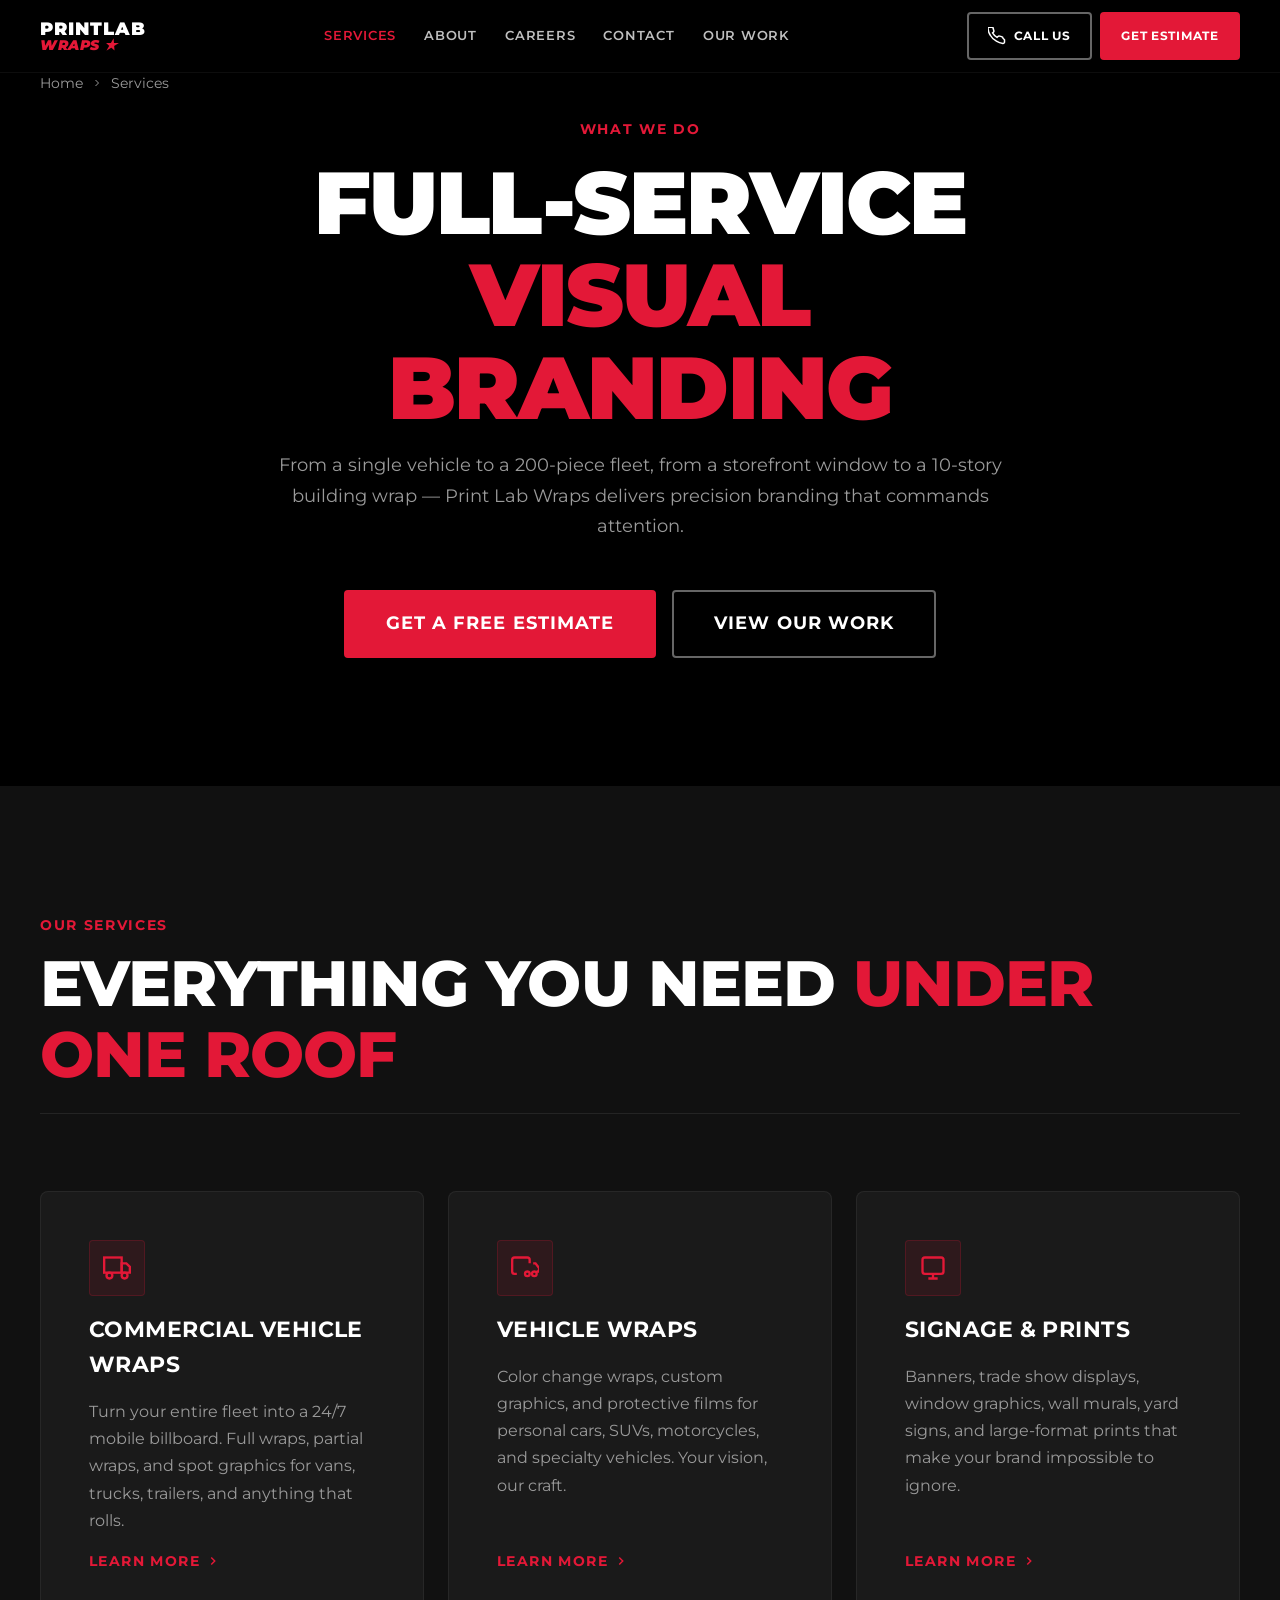
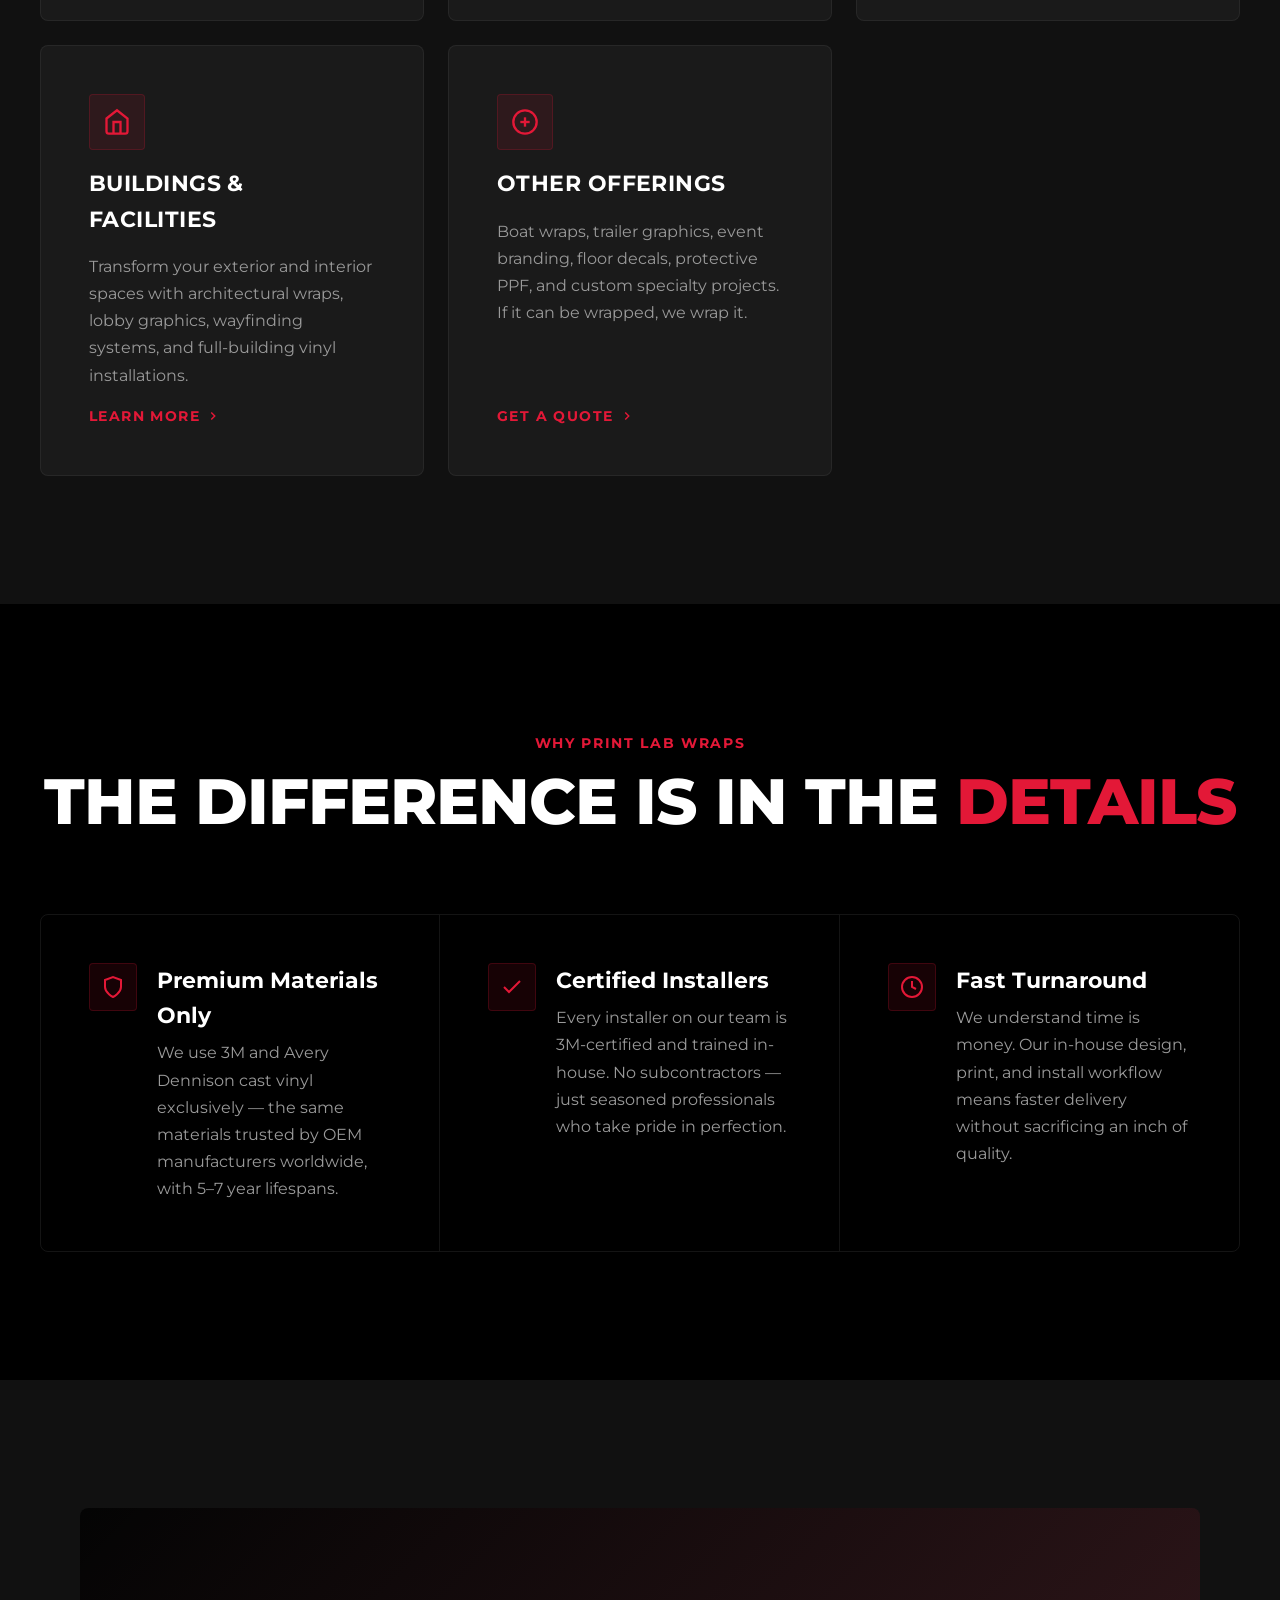
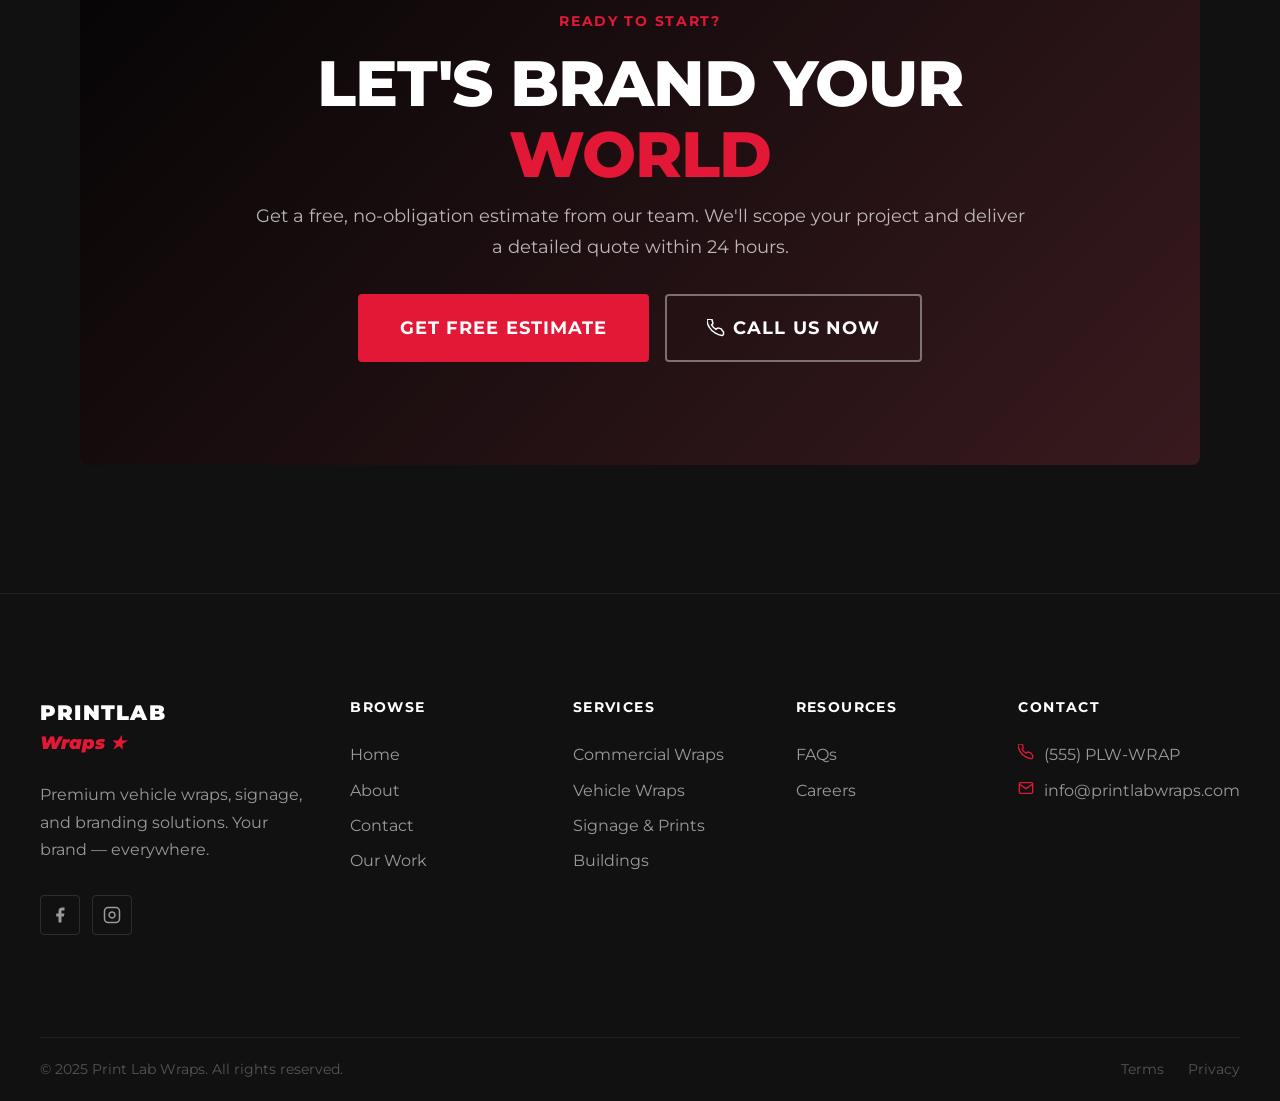
<file: printlabwraps/pages/services.html>
<!DOCTYPE html>
<html lang="en">
<head>
  <meta charset="UTF-8" />
  <meta name="viewport" content="width=device-width, initial-scale=1.0" />
  <title>Services | Print Lab Wraps</title>
  <meta name="description" content="Explore the full range of visual branding services from Print Lab Wraps — commercial vehicle wraps, vehicle wraps, signage, buildings, and more." />
  <link rel="preconnect" href="https://fonts.googleapis.com" />
  <link rel="preconnect" href="https://fonts.gstatic.com" crossorigin />
  <link rel="stylesheet" href="../css/global.css" />
  <style>
    /* ── Page-specific ── */
    .services-grid {
      display: grid;
      grid-template-columns: repeat(3, 1fr);
      gap: 1.5rem;
    }
    .service-card {
      background: var(--clr-dark-3);
      border: 1px solid rgba(255,255,255,0.06);
      border-radius: var(--radius-md);
      padding: var(--sp-xl);
      display: flex;
      flex-direction: column;
      gap: 1rem;
      transition: transform var(--t-base), border-color var(--t-base), box-shadow var(--t-base);
      cursor: pointer;
    }
    .service-card:hover {
      transform: translateY(-5px);
      border-color: rgba(227,24,55,0.35);
      box-shadow: 0 16px 48px rgba(0,0,0,0.5);
    }
    .service-icon {
      width: 56px; height: 56px;
      border-radius: var(--radius-sm);
      background: rgba(227,24,55,0.1);
      border: 1px solid rgba(227,24,55,0.2);
      display: flex; align-items: center; justify-content: center;
      color: var(--clr-red);
      flex-shrink: 0;
    }
    .service-icon svg { width: 28px; height: 28px; }
    .service-card-title {
      font-size: var(--fs-md);
      font-weight: 700;
      text-transform: uppercase;
      letter-spacing: 0.02em;
    }
    .service-card-desc {
      font-size: var(--fs-sm);
      color: var(--clr-gray-400);
      line-height: 1.7;
      flex: 1;
    }
    .service-card-link {
      display: inline-flex;
      align-items: center;
      gap: 0.4rem;
      font-size: var(--fs-xs);
      font-weight: 700;
      letter-spacing: 0.1em;
      text-transform: uppercase;
      color: var(--clr-red);
      transition: gap var(--t-fast);
    }
    .service-card-link:hover { gap: 0.7rem; }
    .service-card-link svg { width: 14px; height: 14px; }

    .why-us-strip {
      display: grid;
      grid-template-columns: repeat(3, 1fr);
      gap: 0;
      border: 1px solid rgba(255,255,255,0.08);
      border-radius: var(--radius-md);
      overflow: hidden;
    }
    .why-us-item {
      padding: var(--sp-xl);
      display: flex;
      gap: 1.25rem;
      align-items: flex-start;
      border-right: 1px solid rgba(255,255,255,0.08);
    }
    .why-us-item:last-child { border-right: none; }
    .why-us-icon {
      width: 48px; height: 48px;
      border-radius: var(--radius-sm);
      background: rgba(227,24,55,0.1);
      border: 1px solid rgba(227,24,55,0.2);
      display: flex; align-items: center; justify-content: center;
      color: var(--clr-red);
      flex-shrink: 0;
    }
    .why-us-icon svg { width: 24px; height: 24px; }

    @media (max-width: 960px) {
      .services-grid { grid-template-columns: 1fr 1fr; }
      .why-us-strip { grid-template-columns: 1fr; }
      .why-us-item { border-right: none; border-bottom: 1px solid rgba(255,255,255,0.08); }
      .why-us-item:last-child { border-bottom: none; }
    }
    @media (max-width: 600px) {
      .services-grid { grid-template-columns: 1fr; }
    }
  </style>
</head>
<body class="page-wrapper">

  <!-- HEADER -->
  <header class="site-header">
    <div class="container-large">
      <div class="header-inner">
        <a href="../index.html" class="header-logo" aria-label="Print Lab Wraps Home">
          <div class="header-logo-text">
            <span class="logo-top">PrintLab</span>
            <span class="logo-bottom">Wraps ★</span>
          </div>
        </a>
        <nav class="header-nav" aria-label="Main navigation">
          <a href="services.html"  class="nav-link active">Services</a>
          <a href="about.html"     class="nav-link">About</a>
          <a href="careers.html"   class="nav-link">Careers</a>
          <a href="contact.html"   class="nav-link">Contact</a>
          <a href="our-work.html"  class="nav-link">Our Work</a>
        </nav>
        <div class="header-ctas">
          <a href="tel:+15559999999" class="btn btn-outline btn-icon">
            <svg viewBox="0 0 24 24" fill="none" stroke="currentColor" stroke-width="2" aria-hidden="true"><path d="M22 16.92v3a2 2 0 01-2.18 2 19.79 19.79 0 01-8.63-3.07A19.5 19.5 0 013.07 11a19.79 19.79 0 01-3.07-8.67A2 2 0 012 .18h3a2 2 0 012 1.72c.127.96.361 1.903.7 2.81a2 2 0 01-.45 2.11L6.09 7.91a16 16 0 006 6l1.27-1.27a2 2 0 012.11-.45c.907.339 1.85.573 2.81.7a2 2 0 011.72 2z"/></svg>
            Call Us
          </a>
          <a href="contact.html" class="btn btn-primary">Get Estimate</a>
        </div>
        <button class="hamburger" aria-label="Toggle menu"><span></span><span></span><span></span></button>
      </div>
    </div>
  </header>
  <nav class="mobile-menu">
    <a href="services.html"  class="mobile-nav-link">Services</a>
    <a href="about.html"     class="mobile-nav-link">About</a>
    <a href="careers.html"   class="mobile-nav-link">Careers</a>
    <a href="contact.html"   class="mobile-nav-link">Contact</a>
    <a href="our-work.html"  class="mobile-nav-link">Our Work</a>
    <div class="mobile-ctas">
      <a href="tel:+15559999999" class="btn btn-outline">Call Us Now</a>
      <a href="contact.html" class="btn btn-primary">Get Free Estimate</a>
    </div>
  </nav>

  <main class="main-wrapper">

    <!-- HERO -->
    <section class="section-dark page-hero-spacer padding-section-large" aria-labelledby="services-heading">
      <div class="container-large">
        <div class="breadcrumb">
          <a href="../index.html">Home</a>
          <svg viewBox="0 0 24 24" fill="none" stroke="currentColor" stroke-width="2" aria-hidden="true"><polyline points="9 18 15 12 9 6"/></svg>
          <span>Services</span>
        </div>
        <div style="text-align:center;max-width:820px;margin:0 auto">
          <p class="text-label reveal" data-delay="0">What We Do</p>
          <h1 class="heading-1 reveal" data-delay="80" id="services-heading" style="margin:1rem 0">
            Full-Service<br><span class="text-red">Visual Branding</span>
          </h1>
          <p class="text-body reveal" data-delay="160" style="color:var(--clr-gray-400);margin:0 auto;text-align:center">
            From a single vehicle to a 200-piece fleet, from a storefront window to a 10-story building wrap — Print Lab Wraps delivers precision branding that commands attention.
          </p>
          <div style="display:flex;gap:1rem;justify-content:center;flex-wrap:wrap;margin-top:var(--sp-xl)" class="reveal" data-delay="240">
            <a href="contact.html" class="btn btn-primary btn-lg">Get a Free Estimate</a>
            <a href="our-work.html" class="btn btn-outline btn-lg">View Our Work</a>
          </div>
        </div>
      </div>
    </section>

    <!-- SERVICE CARDS -->
    <section class="section-dark-2 padding-section-large" aria-labelledby="services-grid-heading">
      <div class="container-large">
        <div style="margin-bottom:var(--sp-2xl)">
          <p class="text-label reveal" data-delay="0">Our Services</p>
          <h2 class="heading-2 reveal" data-delay="80" id="services-grid-heading" style="margin:0.75rem 0">
            Everything You Need <span class="text-red">Under One Roof</span>
          </h2>
          <hr class="divider-full" style="margin-top:1.5rem" />
        </div>
        <div class="services-grid" data-stagger>

          <!-- Card 1: Commercial Vehicle Wraps -->
          <div class="service-card reveal" data-delay="0">
            <div class="service-icon" aria-hidden="true">
              <svg viewBox="0 0 24 24" fill="none" stroke="currentColor" stroke-width="2"><rect x="1" y="3" width="15" height="13"/><polygon points="16 8 20 8 23 11 23 16 16 16 16 8"/><circle cx="5.5" cy="18.5" r="2.5"/><circle cx="18.5" cy="18.5" r="2.5"/></svg>
            </div>
            <p class="service-card-title">Commercial Vehicle Wraps</p>
            <p class="service-card-desc">Turn your entire fleet into a 24/7 mobile billboard. Full wraps, partial wraps, and spot graphics for vans, trucks, trailers, and anything that rolls.</p>
            <a href="commercial-vehicle-wraps.html" class="service-card-link">
              Learn More
              <svg viewBox="0 0 24 24" fill="none" stroke="currentColor" stroke-width="2.5" aria-hidden="true"><polyline points="9 18 15 12 9 6"/></svg>
            </a>
          </div>

          <!-- Card 2: Vehicle Wraps -->
          <div class="service-card reveal" data-delay="80">
            <div class="service-icon" aria-hidden="true">
              <svg viewBox="0 0 24 24" fill="none" stroke="currentColor" stroke-width="2"><path d="M5 17H3a2 2 0 01-2-2V5a2 2 0 012-2h11a2 2 0 012 2v3m3 0h2l3 4v3h-2m-6 2a2 2 0 11-4 0 2 2 0 014 0zm6 0a2 2 0 11-4 0 2 2 0 014 0z"/></svg>
            </div>
            <p class="service-card-title">Vehicle Wraps</p>
            <p class="service-card-desc">Color change wraps, custom graphics, and protective films for personal cars, SUVs, motorcycles, and specialty vehicles. Your vision, our craft.</p>
            <a href="vehicle-wraps.html" class="service-card-link">
              Learn More
              <svg viewBox="0 0 24 24" fill="none" stroke="currentColor" stroke-width="2.5" aria-hidden="true"><polyline points="9 18 15 12 9 6"/></svg>
            </a>
          </div>

          <!-- Card 3: Signage & Prints -->
          <div class="service-card reveal" data-delay="160">
            <div class="service-icon" aria-hidden="true">
              <svg viewBox="0 0 24 24" fill="none" stroke="currentColor" stroke-width="2"><rect x="3" y="3" width="18" height="14" rx="2"/><path d="M8 21h8M12 17v4"/></svg>
            </div>
            <p class="service-card-title">Signage & Prints</p>
            <p class="service-card-desc">Banners, trade show displays, window graphics, wall murals, yard signs, and large-format prints that make your brand impossible to ignore.</p>
            <a href="signage-prints.html" class="service-card-link">
              Learn More
              <svg viewBox="0 0 24 24" fill="none" stroke="currentColor" stroke-width="2.5" aria-hidden="true"><polyline points="9 18 15 12 9 6"/></svg>
            </a>
          </div>

          <!-- Card 4: Buildings & Facilities -->
          <div class="service-card reveal" data-delay="0">
            <div class="service-icon" aria-hidden="true">
              <svg viewBox="0 0 24 24" fill="none" stroke="currentColor" stroke-width="2"><path d="M3 9l9-7 9 7v11a2 2 0 01-2 2H5a2 2 0 01-2-2z"/><polyline points="9 22 9 12 15 12 15 22"/></svg>
            </div>
            <p class="service-card-title">Buildings & Facilities</p>
            <p class="service-card-desc">Transform your exterior and interior spaces with architectural wraps, lobby graphics, wayfinding systems, and full-building vinyl installations.</p>
            <a href="buildings-facilities.html" class="service-card-link">
              Learn More
              <svg viewBox="0 0 24 24" fill="none" stroke="currentColor" stroke-width="2.5" aria-hidden="true"><polyline points="9 18 15 12 9 6"/></svg>
            </a>
          </div>

          <!-- Card 5: Other Offerings -->
          <div class="service-card reveal" data-delay="80">
            <div class="service-icon" aria-hidden="true">
              <svg viewBox="0 0 24 24" fill="none" stroke="currentColor" stroke-width="2"><circle cx="12" cy="12" r="10"/><line x1="12" y1="8" x2="12" y2="16"/><line x1="8" y1="12" x2="16" y2="12"/></svg>
            </div>
            <p class="service-card-title">Other Offerings</p>
            <p class="service-card-desc">Boat wraps, trailer graphics, event branding, floor decals, protective PPF, and custom specialty projects. If it can be wrapped, we wrap it.</p>
            <a href="contact.html" class="service-card-link">
              Get a Quote
              <svg viewBox="0 0 24 24" fill="none" stroke="currentColor" stroke-width="2.5" aria-hidden="true"><polyline points="9 18 15 12 9 6"/></svg>
            </a>
          </div>

        </div>
      </div>
    </section>

    <!-- WHY US STRIP -->
    <section class="section-dark padding-section-large" aria-labelledby="why-us-heading">
      <div class="container-large">
        <div style="text-align:center;margin-bottom:var(--sp-2xl)">
          <p class="text-label reveal" data-delay="0">Why Print Lab Wraps</p>
          <h2 class="heading-2 reveal" data-delay="80" id="why-us-heading" style="margin:0.75rem 0">
            The Difference Is in the <span class="text-red">Details</span>
          </h2>
        </div>
        <div class="why-us-strip reveal" data-delay="120">
          <div class="why-us-item">
            <div class="why-us-icon" aria-hidden="true">
              <svg viewBox="0 0 24 24" fill="none" stroke="currentColor" stroke-width="2"><path d="M12 22s8-4 8-10V5l-8-3-8 3v7c0 6 8 10 8 10z"/></svg>
            </div>
            <div>
              <p style="font-weight:700;font-size:var(--fs-md);margin-bottom:0.4rem">Premium Materials Only</p>
              <p style="font-size:var(--fs-sm);color:var(--clr-gray-400);line-height:1.7">We use 3M and Avery Dennison cast vinyl exclusively — the same materials trusted by OEM manufacturers worldwide, with 5–7 year lifespans.</p>
            </div>
          </div>
          <div class="why-us-item">
            <div class="why-us-icon" aria-hidden="true">
              <svg viewBox="0 0 24 24" fill="none" stroke="currentColor" stroke-width="2"><polyline points="20 6 9 17 4 12"/></svg>
            </div>
            <div>
              <p style="font-weight:700;font-size:var(--fs-md);margin-bottom:0.4rem">Certified Installers</p>
              <p style="font-size:var(--fs-sm);color:var(--clr-gray-400);line-height:1.7">Every installer on our team is 3M-certified and trained in-house. No subcontractors — just seasoned professionals who take pride in perfection.</p>
            </div>
          </div>
          <div class="why-us-item">
            <div class="why-us-icon" aria-hidden="true">
              <svg viewBox="0 0 24 24" fill="none" stroke="currentColor" stroke-width="2"><circle cx="12" cy="12" r="10"/><polyline points="12 6 12 12 16 14"/></svg>
            </div>
            <div>
              <p style="font-weight:700;font-size:var(--fs-md);margin-bottom:0.4rem">Fast Turnaround</p>
              <p style="font-size:var(--fs-sm);color:var(--clr-gray-400);line-height:1.7">We understand time is money. Our in-house design, print, and install workflow means faster delivery without sacrificing an inch of quality.</p>
            </div>
          </div>
        </div>
      </div>
    </section>

    <!-- FINAL CTA -->
    <section class="section-dark-2 padding-section-large">
      <div class="container-medium">
        <div class="banner-cta reveal">
          <div class="banner-cta-overlay" aria-hidden="true"></div>
          <div class="banner-cta-content">
            <p class="text-label" style="margin-bottom:1rem">Ready to Start?</p>
            <h2 class="heading-2" style="margin-bottom:0.75rem">
              Let's Brand Your <span class="text-red">World</span>
            </h2>
            <p class="text-body" style="color:rgba(255,255,255,0.7);margin:0 auto 2rem;text-align:center">
              Get a free, no-obligation estimate from our team. We'll scope your project and deliver a detailed quote within 24 hours.
            </p>
            <div style="display:flex;gap:1rem;justify-content:center;flex-wrap:wrap">
              <a href="contact.html" class="btn btn-primary btn-lg">Get Free Estimate</a>
              <a href="tel:+15559999999" class="btn btn-outline btn-lg">
                <svg viewBox="0 0 24 24" fill="none" stroke="currentColor" stroke-width="2" aria-hidden="true" style="width:18px;height:18px"><path d="M22 16.92v3a2 2 0 01-2.18 2 19.79 19.79 0 01-8.63-3.07A19.5 19.5 0 013.07 11a19.79 19.79 0 01-3.07-8.67A2 2 0 012 .18h3a2 2 0 012 1.72c.127.96.361 1.903.7 2.81a2 2 0 01-.45 2.11L6.09 7.91a16 16 0 006 6l1.27-1.27a2 2 0 012.11-.45c.907.339 1.85.573 2.81.7a2 2 0 011.72 2z"/></svg>
                Call Us Now
              </a>
            </div>
          </div>
        </div>
      </div>
    </section>

  </main>

  <!-- FOOTER -->
  <footer class="site-footer">
    <div class="container-large">
      <div class="footer-main">
        <div class="footer-brand">
          <div class="footer-logo-text"><div class="logo-top">PrintLab</div><div class="logo-bottom">Wraps ★</div></div>
          <p class="footer-tagline">Premium vehicle wraps, signage, and branding solutions. Your brand — everywhere.</p>
          <div class="footer-social">
            <a href="#" class="social-btn" aria-label="Facebook"><svg viewBox="0 0 24 24" fill="currentColor" aria-hidden="true"><path d="M18 2h-3a5 5 0 00-5 5v3H7v4h3v8h4v-8h3l1-4h-4V7a1 1 0 011-1h3z"/></svg></a>
            <a href="#" class="social-btn" aria-label="Instagram"><svg viewBox="0 0 24 24" fill="none" stroke="currentColor" stroke-width="2" aria-hidden="true"><rect x="2" y="2" width="20" height="20" rx="5" ry="5"/><path d="M16 11.37A4 4 0 1112.63 8 4 4 0 0116 11.37z"/><line x1="17.5" y1="6.5" x2="17.51" y2="6.5"/></svg></a>
          </div>
        </div>
        <div class="footer-col"><h4>Browse</h4><div class="footer-links"><a href="../index.html" class="footer-link">Home</a><a href="about.html" class="footer-link">About</a><a href="contact.html" class="footer-link">Contact</a><a href="our-work.html" class="footer-link">Our Work</a></div></div>
        <div class="footer-col"><h4>Services</h4><div class="footer-links"><a href="commercial-vehicle-wraps.html" class="footer-link">Commercial Wraps</a><a href="vehicle-wraps.html" class="footer-link">Vehicle Wraps</a><a href="signage-prints.html" class="footer-link">Signage & Prints</a><a href="buildings-facilities.html" class="footer-link">Buildings</a></div></div>
        <div class="footer-col"><h4>Resources</h4><div class="footer-links"><a href="faq.html" class="footer-link">FAQs</a><a href="careers.html" class="footer-link">Careers</a></div></div>
        <div class="footer-col"><h4>Contact</h4>
          <div class="footer-contact-item"><svg viewBox="0 0 24 24" fill="none" stroke="currentColor" stroke-width="2" aria-hidden="true"><path d="M22 16.92v3a2 2 0 01-2.18 2 19.79 19.79 0 01-8.63-3.07A19.5 19.5 0 013.07 11a19.79 19.79 0 01-3.07-8.67A2 2 0 012 .18h3a2 2 0 012 1.72c.127.96.361 1.903.7 2.81a2 2 0 01-.45 2.11L6.09 7.91a16 16 0 006 6l1.27-1.27a2 2 0 012.11-.45c.907.339 1.85.573 2.81.7a2 2 0 011.72 2z"/></svg><a href="tel:+15559999999">(555) PLW-WRAP</a></div>
          <div class="footer-contact-item"><svg viewBox="0 0 24 24" fill="none" stroke="currentColor" stroke-width="2" aria-hidden="true"><path d="M4 4h16c1.1 0 2 .9 2 2v12c0 1.1-.9 2-2 2H4c-1.1 0-2-.9-2-2V6c0-1.1.9-2 2-2z"/><polyline points="22,6 12,13 2,6"/></svg><a href="mailto:info@printlabwraps.com">info@printlabwraps.com</a></div>
        </div>
      </div>
      <div class="footer-bottom">
        <p class="footer-copy">&copy; 2025 Print Lab Wraps. All rights reserved.</p>
        <div class="footer-legal"><a href="#">Terms</a><a href="#">Privacy</a></div>
      </div>
    </div>
  </footer>

  <script src="../js/main.js"></script>
</body>
</html>
</file>
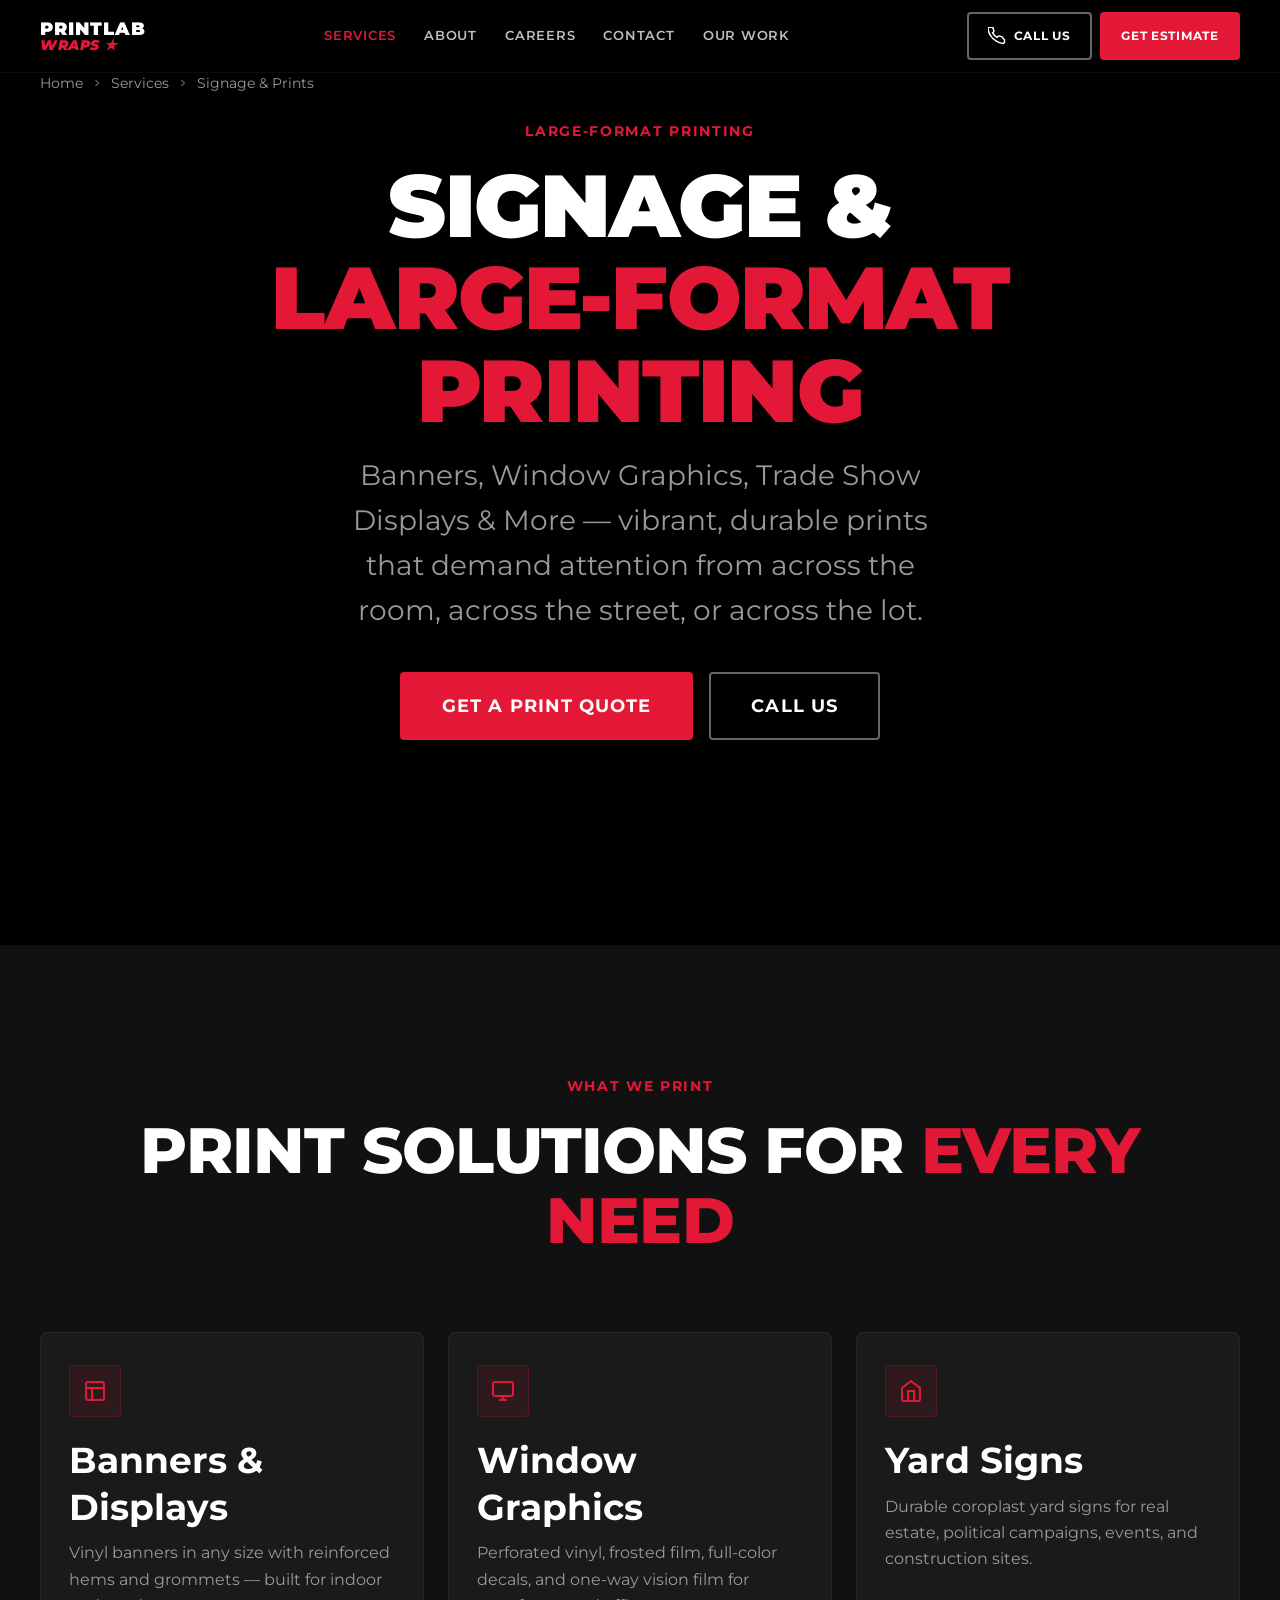
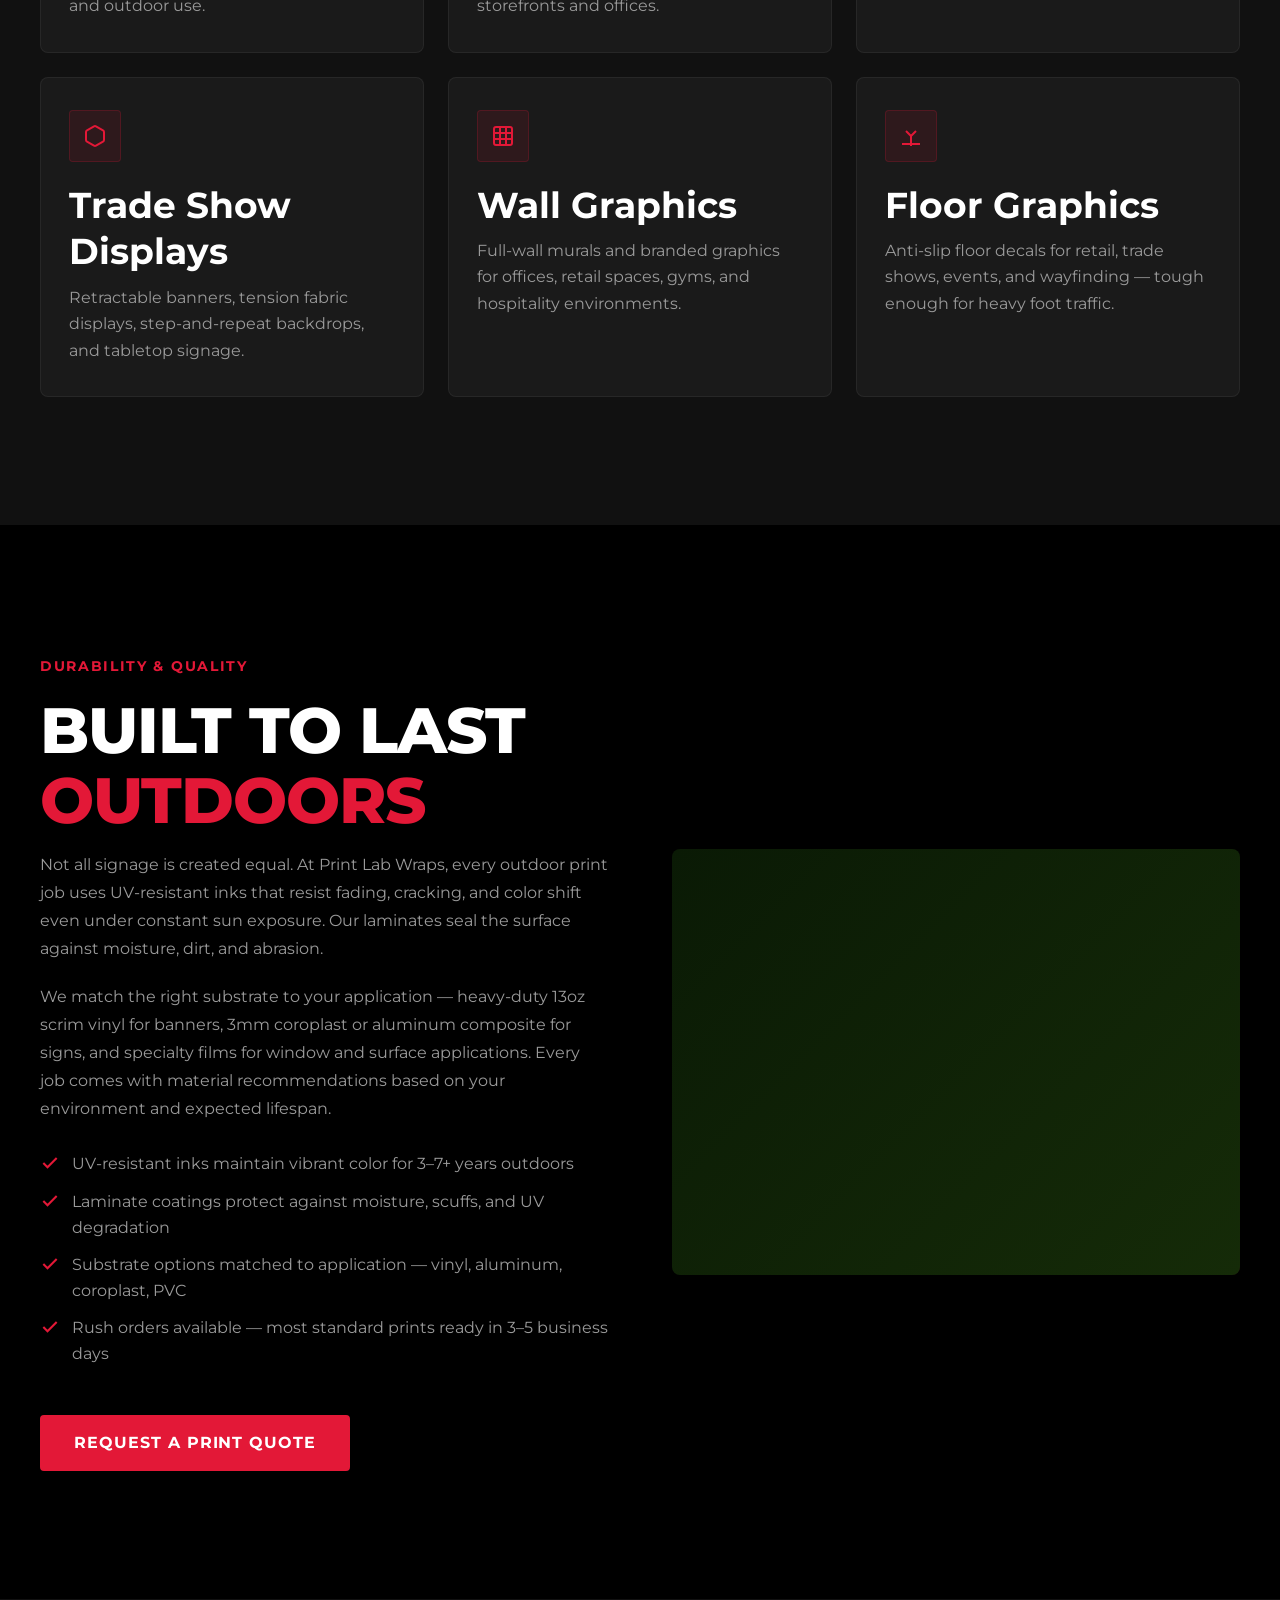
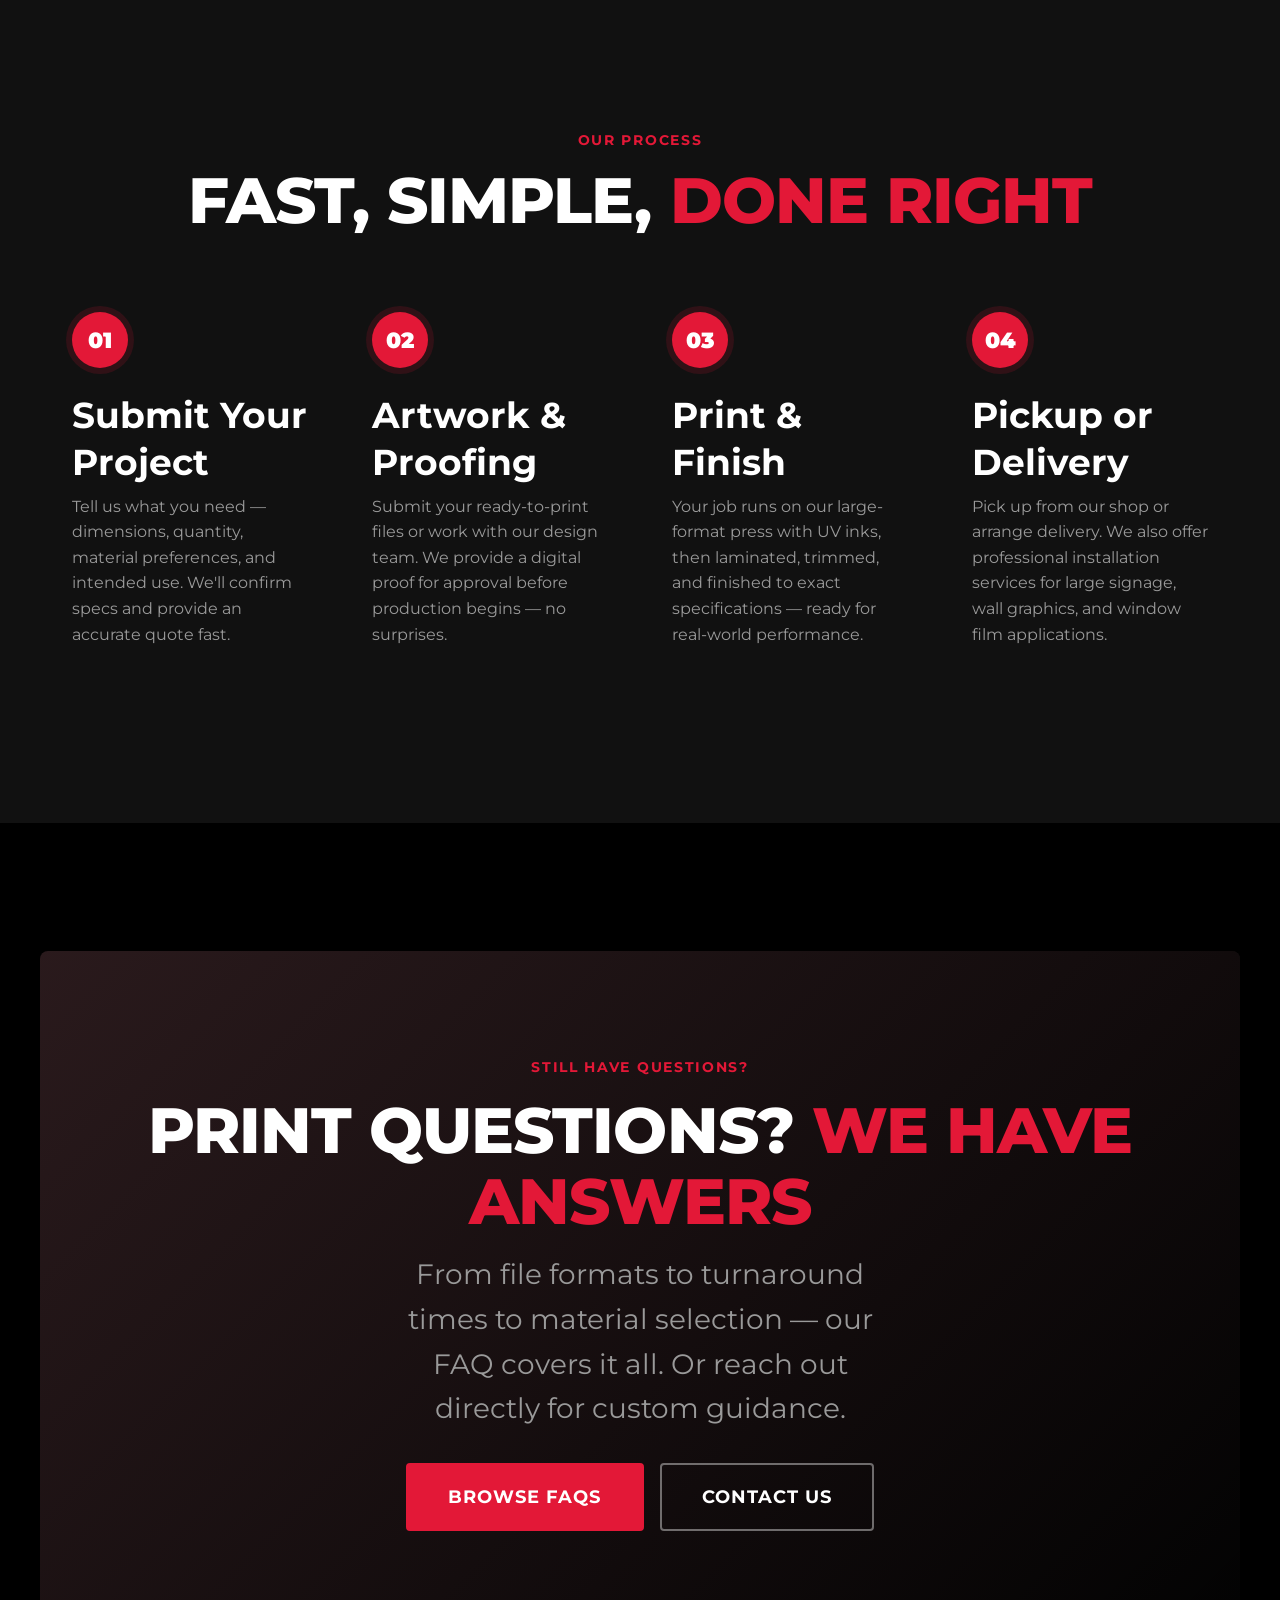
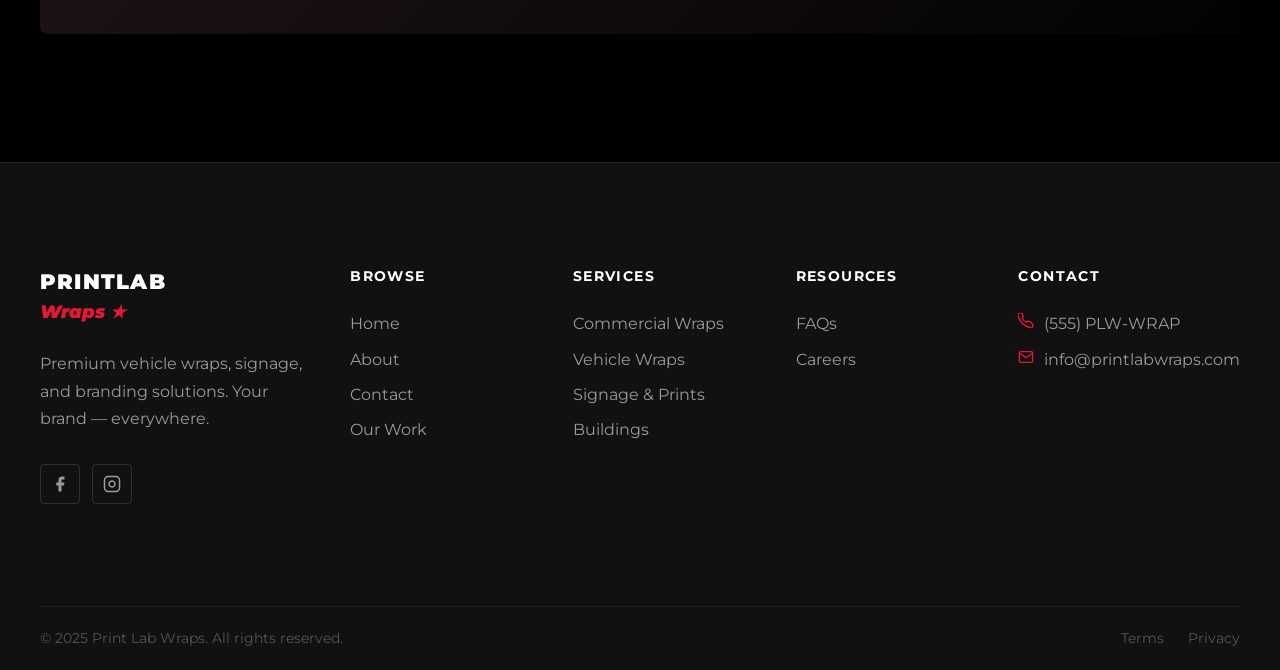
<file: printlabwraps/pages/signage-prints.html>
<!DOCTYPE html>
<html lang="en">
<head>
  <meta charset="UTF-8">
  <meta name="viewport" content="width=device-width, initial-scale=1.0">
  <title>Signage &amp; Prints | Print Lab Wraps</title>
  <meta name="description" content="Professional large-format printing for banners, window graphics, yard signs, trade show displays, wall graphics, and floor graphics. UV-resistant inks, fast turnaround.">
  <link rel="preconnect" href="https://fonts.googleapis.com">
  <link rel="preconnect" href="https://fonts.gstatic.com" crossorigin>
  <link href="https://fonts.googleapis.com/css2?family=Montserrat:wght@400;500;600;700;800;900&display=swap" rel="stylesheet">
  <link rel="stylesheet" href="../css/global.css">
  <style>
    .services-grid {
      display: grid;
      grid-template-columns: repeat(3, 1fr);
      gap: 1.5rem;
    }
    .service-card {
      background: var(--clr-dark-3);
      border-radius: var(--radius-md);
      padding: 2rem 1.75rem;
      border: 1px solid rgba(255,255,255,0.06);
      transition: border-color var(--t-fast), transform var(--t-fast);
    }
    .service-card:hover {
      border-color: rgba(227,24,55,0.3);
      transform: translateY(-4px);
    }
    .service-icon {
      width: 52px;
      height: 52px;
      background: rgba(227,24,55,0.1);
      border: 1px solid rgba(227,24,55,0.2);
      border-radius: var(--radius-sm);
      display: flex;
      align-items: center;
      justify-content: center;
      margin-bottom: 1.25rem;
      color: var(--clr-red);
    }
    .service-icon svg { width: 24px; height: 24px; }
    .split-content {
      display: grid;
      grid-template-columns: 1fr 1fr;
      gap: clamp(2rem, 5vw, 5rem);
      align-items: center;
    }
    .split-img {
      position: relative;
      border-radius: var(--radius-md);
      overflow: hidden;
    }
    .split-img-inner {
      aspect-ratio: 4/3;
    }
    .split-img-accent {
      position: absolute;
      bottom: -1rem;
      right: -1rem;
      width: 120px;
      height: 120px;
      background: var(--clr-red);
      opacity: 0.12;
      border-radius: 50%;
      z-index: -1;
    }
    .process-grid {
      display: grid;
      grid-template-columns: repeat(4, 1fr);
      gap: 0;
    }
    .process-step { padding: 0 var(--sp-lg) var(--sp-xl); }
    .process-num {
      width: 56px;
      height: 56px;
      background: var(--clr-red);
      border-radius: 50%;
      display: flex;
      align-items: center;
      justify-content: center;
      font-size: var(--fs-md);
      font-weight: 900;
      margin-bottom: 1.5rem;
      box-shadow: 0 0 0 6px rgba(227,24,55,0.15);
      color: #fff;
    }
    .faq-banner {
      position: relative;
      overflow: hidden;
      background: var(--clr-dark-3);
      border-radius: var(--radius-md);
      padding: var(--pad-section-md);
      text-align: center;
    }
    .faq-banner-bg {
      position: absolute;
      inset: 0;
      background: linear-gradient(135deg, rgba(227,24,55,0.08), rgba(0,0,0,0.9));
    }
    @media (max-width: 900px) {
      .services-grid { grid-template-columns: 1fr 1fr; }
      .split-content { grid-template-columns: 1fr; }
      .process-grid { grid-template-columns: 1fr 1fr; }
    }
    @media (max-width: 600px) {
      .services-grid { grid-template-columns: 1fr; }
      .process-grid { grid-template-columns: 1fr; }
    }
  </style>
</head>
<body>

  <!-- HEADER -->
  <header class="site-header">
    <div class="container-large">
      <div class="header-inner">
        <a href="../index.html" class="header-logo" aria-label="Print Lab Wraps Home">
          <div class="header-logo-text">
            <span class="logo-top">PrintLab</span>
            <span class="logo-bottom">Wraps ★</span>
          </div>
        </a>
        <nav class="header-nav" aria-label="Main navigation">
          <a href="services.html" class="nav-link active">Services</a>
          <a href="about.html" class="nav-link">About</a>
          <a href="careers.html" class="nav-link">Careers</a>
          <a href="contact.html" class="nav-link">Contact</a>
          <a href="our-work.html" class="nav-link">Our Work</a>
        </nav>
        <div class="header-ctas">
          <a href="tel:+15559999999" class="btn btn-outline btn-icon">
            <svg viewBox="0 0 24 24" fill="none" stroke="currentColor" stroke-width="2" aria-hidden="true"><path d="M22 16.92v3a2 2 0 01-2.18 2 19.79 19.79 0 01-8.63-3.07A19.5 19.5 0 013.07 11a19.79 19.79 0 01-3.07-8.67A2 2 0 012 .18h3a2 2 0 012 1.72c.127.96.361 1.903.7 2.81a2 2 0 01-.45 2.11L6.09 7.91a16 16 0 006 6l1.27-1.27a2 2 0 012.11-.45c.907.339 1.85.573 2.81.7a2 2 0 011.72 2z"/></svg>
            Call Us
          </a>
          <a href="contact.html" class="btn btn-primary">Get Estimate</a>
        </div>
        <button class="hamburger" aria-label="Toggle menu"><span></span><span></span><span></span></button>
      </div>
    </div>
  </header>
  <nav class="mobile-menu">
    <a href="services.html" class="mobile-nav-link">Services</a>
    <a href="about.html" class="mobile-nav-link">About</a>
    <a href="careers.html" class="mobile-nav-link">Careers</a>
    <a href="contact.html" class="mobile-nav-link">Contact</a>
    <a href="our-work.html" class="mobile-nav-link">Our Work</a>
    <div class="mobile-ctas">
      <a href="tel:+15559999999" class="btn btn-outline">Call Us Now</a>
      <a href="contact.html" class="btn btn-primary">Get Free Estimate</a>
    </div>
  </nav>

  <main>

    <!-- BLOCK 1: HERO -->
    <section class="section-dark page-hero-spacer padding-section-large">
      <div class="container-large">
        <div class="breadcrumb">
          <a href="../index.html">Home</a>
          <svg viewBox="0 0 24 24" fill="none" stroke="currentColor" stroke-width="2" aria-hidden="true"><polyline points="9 18 15 12 9 6"/></svg>
          <a href="services.html">Services</a>
          <svg viewBox="0 0 24 24" fill="none" stroke="currentColor" stroke-width="2" aria-hidden="true"><polyline points="9 18 15 12 9 6"/></svg>
          <span>Signage &amp; Prints</span>
        </div>
        <div style="text-align:center;max-width:820px;margin:0 auto var(--sp-2xl);">
          <span class="text-label reveal">Large-Format Printing</span>
          <h1 class="heading-1 reveal" style="margin:1rem 0;">Signage &amp; <span class="text-red">Large-Format Printing</span></h1>
          <p class="reveal" style="font-size:var(--fs-lg);color:var(--clr-gray-400);max-width:620px;margin:0 auto 2.5rem;">Banners, Window Graphics, Trade Show Displays &amp; More — vibrant, durable prints that demand attention from across the room, across the street, or across the lot.</p>
          <div style="display:flex;gap:1rem;justify-content:center;flex-wrap:wrap;" class="reveal">
            <a href="contact.html" class="btn btn-primary btn-lg">Get a Print Quote</a>
            <a href="tel:+15559999999" class="btn btn-outline btn-lg">Call Us</a>
          </div>
        </div>
      </div>
    </section>

    <!-- BLOCK 2: Services Grid -->
    <section class="section-dark-2 padding-section-large">
      <div class="container-large">
        <div style="text-align:center;margin-bottom:var(--sp-2xl);" class="reveal">
          <span class="text-label">What We Print</span>
          <h2 class="heading-2" style="margin-top:1rem;">Print Solutions for <span class="text-red">Every Need</span></h2>
        </div>
        <div class="services-grid">

          <div class="service-card reveal">
            <div class="service-icon" aria-hidden="true">
              <svg viewBox="0 0 24 24" fill="none" stroke="currentColor" stroke-width="2"><rect x="3" y="3" width="18" height="18" rx="2"/><path d="M3 9h18M9 21V9"/></svg>
            </div>
            <h3 class="heading-4" style="margin-bottom:0.6rem;">Banners &amp; Displays</h3>
            <p style="font-size:var(--fs-sm);color:var(--clr-gray-400);line-height:1.65;">Vinyl banners in any size with reinforced hems and grommets — built for indoor and outdoor use.</p>
          </div>

          <div class="service-card reveal">
            <div class="service-icon" aria-hidden="true">
              <svg viewBox="0 0 24 24" fill="none" stroke="currentColor" stroke-width="2"><rect x="2" y="3" width="20" height="14" rx="2"/><line x1="8" y1="21" x2="16" y2="21"/><line x1="12" y1="17" x2="12" y2="21"/></svg>
            </div>
            <h3 class="heading-4" style="margin-bottom:0.6rem;">Window Graphics</h3>
            <p style="font-size:var(--fs-sm);color:var(--clr-gray-400);line-height:1.65;">Perforated vinyl, frosted film, full-color decals, and one-way vision film for storefronts and offices.</p>
          </div>

          <div class="service-card reveal">
            <div class="service-icon" aria-hidden="true">
              <svg viewBox="0 0 24 24" fill="none" stroke="currentColor" stroke-width="2"><path d="M3 9l9-7 9 7v11a2 2 0 01-2 2H5a2 2 0 01-2-2z"/><polyline points="9 22 9 12 15 12 15 22"/></svg>
            </div>
            <h3 class="heading-4" style="margin-bottom:0.6rem;">Yard Signs</h3>
            <p style="font-size:var(--fs-sm);color:var(--clr-gray-400);line-height:1.65;">Durable coroplast yard signs for real estate, political campaigns, events, and construction sites.</p>
          </div>

          <div class="service-card reveal">
            <div class="service-icon" aria-hidden="true">
              <svg viewBox="0 0 24 24" fill="none" stroke="currentColor" stroke-width="2"><path d="M21 16V8a2 2 0 00-1-1.73l-7-4a2 2 0 00-2 0l-7 4A2 2 0 003 8v8a2 2 0 001 1.73l7 4a2 2 0 002 0l7-4A2 2 0 0021 16z"/></svg>
            </div>
            <h3 class="heading-4" style="margin-bottom:0.6rem;">Trade Show Displays</h3>
            <p style="font-size:var(--fs-sm);color:var(--clr-gray-400);line-height:1.65;">Retractable banners, tension fabric displays, step-and-repeat backdrops, and tabletop signage.</p>
          </div>

          <div class="service-card reveal">
            <div class="service-icon" aria-hidden="true">
              <svg viewBox="0 0 24 24" fill="none" stroke="currentColor" stroke-width="2"><rect x="3" y="3" width="18" height="18" rx="2" ry="2"/><line x1="3" y1="9" x2="21" y2="9"/><line x1="3" y1="15" x2="21" y2="15"/><line x1="9" y1="3" x2="9" y2="21"/><line x1="15" y1="3" x2="15" y2="21"/></svg>
            </div>
            <h3 class="heading-4" style="margin-bottom:0.6rem;">Wall Graphics</h3>
            <p style="font-size:var(--fs-sm);color:var(--clr-gray-400);line-height:1.65;">Full-wall murals and branded graphics for offices, retail spaces, gyms, and hospitality environments.</p>
          </div>

          <div class="service-card reveal">
            <div class="service-icon" aria-hidden="true">
              <svg viewBox="0 0 24 24" fill="none" stroke="currentColor" stroke-width="2"><path d="M12 22V12m0 0L7 7m5 5l5-5M3 20h18"/></svg>
            </div>
            <h3 class="heading-4" style="margin-bottom:0.6rem;">Floor Graphics</h3>
            <p style="font-size:var(--fs-sm);color:var(--clr-gray-400);line-height:1.65;">Anti-slip floor decals for retail, trade shows, events, and wayfinding — tough enough for heavy foot traffic.</p>
          </div>

        </div>
      </div>
    </section>

    <!-- BLOCK 3: Built to Last Outdoors -->
    <section class="section-dark padding-section-large">
      <div class="container-large">
        <div class="split-content">
          <div class="reveal-left">
            <span class="text-label">Durability &amp; Quality</span>
            <h2 class="heading-2" style="margin:1rem 0;">Built to Last <span class="text-red">Outdoors</span></h2>
            <p style="color:var(--clr-gray-400);line-height:1.75;margin-bottom:1.25rem;">Not all signage is created equal. At Print Lab Wraps, every outdoor print job uses UV-resistant inks that resist fading, cracking, and color shift even under constant sun exposure. Our laminates seal the surface against moisture, dirt, and abrasion.</p>
            <p style="color:var(--clr-gray-400);line-height:1.75;margin-bottom:1.75rem;">We match the right substrate to your application — heavy-duty 13oz scrim vinyl for banners, 3mm coroplast or aluminum composite for signs, and specialty films for window and surface applications. Every job comes with material recommendations based on your environment and expected lifespan.</p>
            <div style="display:flex;flex-direction:column;gap:0.75rem;margin-bottom:var(--sp-xl);">
              <div style="display:flex;gap:0.75rem;align-items:flex-start;">
                <svg viewBox="0 0 24 24" fill="none" stroke="var(--clr-red)" stroke-width="2.5" width="20" height="20" style="flex-shrink:0;margin-top:2px;" aria-hidden="true"><polyline points="20 6 9 17 4 12"/></svg>
                <span style="color:var(--clr-gray-400);font-size:var(--fs-sm);">UV-resistant inks maintain vibrant color for 3–7+ years outdoors</span>
              </div>
              <div style="display:flex;gap:0.75rem;align-items:flex-start;">
                <svg viewBox="0 0 24 24" fill="none" stroke="var(--clr-red)" stroke-width="2.5" width="20" height="20" style="flex-shrink:0;margin-top:2px;" aria-hidden="true"><polyline points="20 6 9 17 4 12"/></svg>
                <span style="color:var(--clr-gray-400);font-size:var(--fs-sm);">Laminate coatings protect against moisture, scuffs, and UV degradation</span>
              </div>
              <div style="display:flex;gap:0.75rem;align-items:flex-start;">
                <svg viewBox="0 0 24 24" fill="none" stroke="var(--clr-red)" stroke-width="2.5" width="20" height="20" style="flex-shrink:0;margin-top:2px;" aria-hidden="true"><polyline points="20 6 9 17 4 12"/></svg>
                <span style="color:var(--clr-gray-400);font-size:var(--fs-sm);">Substrate options matched to application — vinyl, aluminum, coroplast, PVC</span>
              </div>
              <div style="display:flex;gap:0.75rem;align-items:flex-start;">
                <svg viewBox="0 0 24 24" fill="none" stroke="var(--clr-red)" stroke-width="2.5" width="20" height="20" style="flex-shrink:0;margin-top:2px;" aria-hidden="true"><polyline points="20 6 9 17 4 12"/></svg>
                <span style="color:var(--clr-gray-400);font-size:var(--fs-sm);">Rush orders available — most standard prints ready in 3–5 business days</span>
              </div>
            </div>
            <a href="contact.html" class="btn btn-primary">Request a Print Quote</a>
          </div>
          <div class="split-img reveal-right">
            <div class="split-img-inner img-placeholder" style="background:linear-gradient(135deg,#0a1a05,#152b08);" role="img" aria-label="Outdoor banner installation with UV-resistant printing"></div>
            <div class="split-img-accent" aria-hidden="true"></div>
          </div>
        </div>
      </div>
    </section>

    <!-- BLOCK 4: Process -->
    <section class="section-dark-2 padding-section-large">
      <div class="container-large">
        <div style="text-align:center;margin-bottom:var(--sp-2xl);">
          <span class="text-label reveal">Our Process</span>
          <h2 class="heading-2 reveal" style="margin:0.75rem 0;">Fast, Simple, <span class="text-red">Done Right</span></h2>
        </div>
        <div class="process-grid">
          <div class="process-step reveal">
            <div class="process-num">01</div>
            <h3 class="heading-4" style="margin-bottom:0.5rem;">Submit Your Project</h3>
            <p style="font-size:var(--fs-sm);color:var(--clr-gray-400);">Tell us what you need — dimensions, quantity, material preferences, and intended use. We'll confirm specs and provide an accurate quote fast.</p>
          </div>
          <div class="process-step reveal">
            <div class="process-num">02</div>
            <h3 class="heading-4" style="margin-bottom:0.5rem;">Artwork &amp; Proofing</h3>
            <p style="font-size:var(--fs-sm);color:var(--clr-gray-400);">Submit your ready-to-print files or work with our design team. We provide a digital proof for approval before production begins — no surprises.</p>
          </div>
          <div class="process-step reveal">
            <div class="process-num">03</div>
            <h3 class="heading-4" style="margin-bottom:0.5rem;">Print &amp; Finish</h3>
            <p style="font-size:var(--fs-sm);color:var(--clr-gray-400);">Your job runs on our large-format press with UV inks, then laminated, trimmed, and finished to exact specifications — ready for real-world performance.</p>
          </div>
          <div class="process-step reveal">
            <div class="process-num">04</div>
            <h3 class="heading-4" style="margin-bottom:0.5rem;">Pickup or Delivery</h3>
            <p style="font-size:var(--fs-sm);color:var(--clr-gray-400);">Pick up from our shop or arrange delivery. We also offer professional installation services for large signage, wall graphics, and window film applications.</p>
          </div>
        </div>
      </div>
    </section>

    <!-- BLOCK 5: FAQ CTA Banner -->
    <section class="section-dark padding-section-large">
      <div class="container-large">
        <div class="faq-banner reveal">
          <div class="faq-banner-bg" aria-hidden="true"></div>
          <div style="position:relative;z-index:1;">
            <span class="text-label">Still Have Questions?</span>
            <h2 class="heading-2" style="margin:1rem 0;">Print Questions? <span class="text-red">We Have Answers</span></h2>
            <p style="color:var(--clr-gray-400);font-size:var(--fs-lg);margin-bottom:2rem;max-width:500px;margin-left:auto;margin-right:auto;">From file formats to turnaround times to material selection — our FAQ covers it all. Or reach out directly for custom guidance.</p>
            <div style="display:flex;flex-wrap:wrap;gap:1rem;justify-content:center;">
              <a href="faq.html" class="btn btn-primary btn-lg">Browse FAQs</a>
              <a href="contact.html" class="btn btn-outline btn-lg">Contact Us</a>
            </div>
          </div>
        </div>
      </div>
    </section>

  </main>

  <!-- FOOTER -->
  <footer class="site-footer">
    <div class="container-large">
      <div class="footer-main">
        <div class="footer-brand">
          <div class="footer-logo-text"><div class="logo-top">PrintLab</div><div class="logo-bottom">Wraps ★</div></div>
          <p class="footer-tagline">Premium vehicle wraps, signage, and branding solutions. Your brand — everywhere.</p>
          <div class="footer-social">
            <a href="#" class="social-btn" aria-label="Facebook"><svg viewBox="0 0 24 24" fill="currentColor" aria-hidden="true"><path d="M18 2h-3a5 5 0 00-5 5v3H7v4h3v8h4v-8h3l1-4h-4V7a1 1 0 011-1h3z"/></svg></a>
            <a href="#" class="social-btn" aria-label="Instagram"><svg viewBox="0 0 24 24" fill="none" stroke="currentColor" stroke-width="2" aria-hidden="true"><rect x="2" y="2" width="20" height="20" rx="5" ry="5"/><path d="M16 11.37A4 4 0 1112.63 8 4 4 0 0116 11.37z"/><line x1="17.5" y1="6.5" x2="17.51" y2="6.5"/></svg></a>
          </div>
        </div>
        <div class="footer-col"><h4>Browse</h4><div class="footer-links"><a href="../index.html" class="footer-link">Home</a><a href="about.html" class="footer-link">About</a><a href="contact.html" class="footer-link">Contact</a><a href="our-work.html" class="footer-link">Our Work</a></div></div>
        <div class="footer-col"><h4>Services</h4><div class="footer-links"><a href="commercial-vehicle-wraps.html" class="footer-link">Commercial Wraps</a><a href="vehicle-wraps.html" class="footer-link">Vehicle Wraps</a><a href="signage-prints.html" class="footer-link">Signage &amp; Prints</a><a href="buildings-facilities.html" class="footer-link">Buildings</a></div></div>
        <div class="footer-col"><h4>Resources</h4><div class="footer-links"><a href="faq.html" class="footer-link">FAQs</a><a href="careers.html" class="footer-link">Careers</a></div></div>
        <div class="footer-col"><h4>Contact</h4>
          <div class="footer-contact-item"><svg viewBox="0 0 24 24" fill="none" stroke="currentColor" stroke-width="2" aria-hidden="true"><path d="M22 16.92v3a2 2 0 01-2.18 2 19.79 19.79 0 01-8.63-3.07A19.5 19.5 0 013.07 11a19.79 19.79 0 01-3.07-8.67A2 2 0 012 .18h3a2 2 0 012 1.72c.127.96.361 1.903.7 2.81a2 2 0 01-.45 2.11L6.09 7.91a16 16 0 006 6l1.27-1.27a2 2 0 012.11-.45c.907.339 1.85.573 2.81.7a2 2 0 011.72 2z"/></svg><a href="tel:+15559999999">(555) PLW-WRAP</a></div>
          <div class="footer-contact-item"><svg viewBox="0 0 24 24" fill="none" stroke="currentColor" stroke-width="2" aria-hidden="true"><path d="M4 4h16c1.1 0 2 .9 2 2v12c0 1.1-.9 2-2 2H4c-1.1 0-2-.9-2-2V6c0-1.1.9-2 2-2z"/><polyline points="22,6 12,13 2,6"/></svg><a href="mailto:info@printlabwraps.com">info@printlabwraps.com</a></div>
        </div>
      </div>
      <div class="footer-bottom">
        <p class="footer-copy">&copy; 2025 Print Lab Wraps. All rights reserved.</p>
        <div class="footer-legal"><a href="#">Terms</a><a href="#">Privacy</a></div>
      </div>
    </div>
  </footer>

  <script src="../js/main.js"></script>
</body>
</html>
</file>
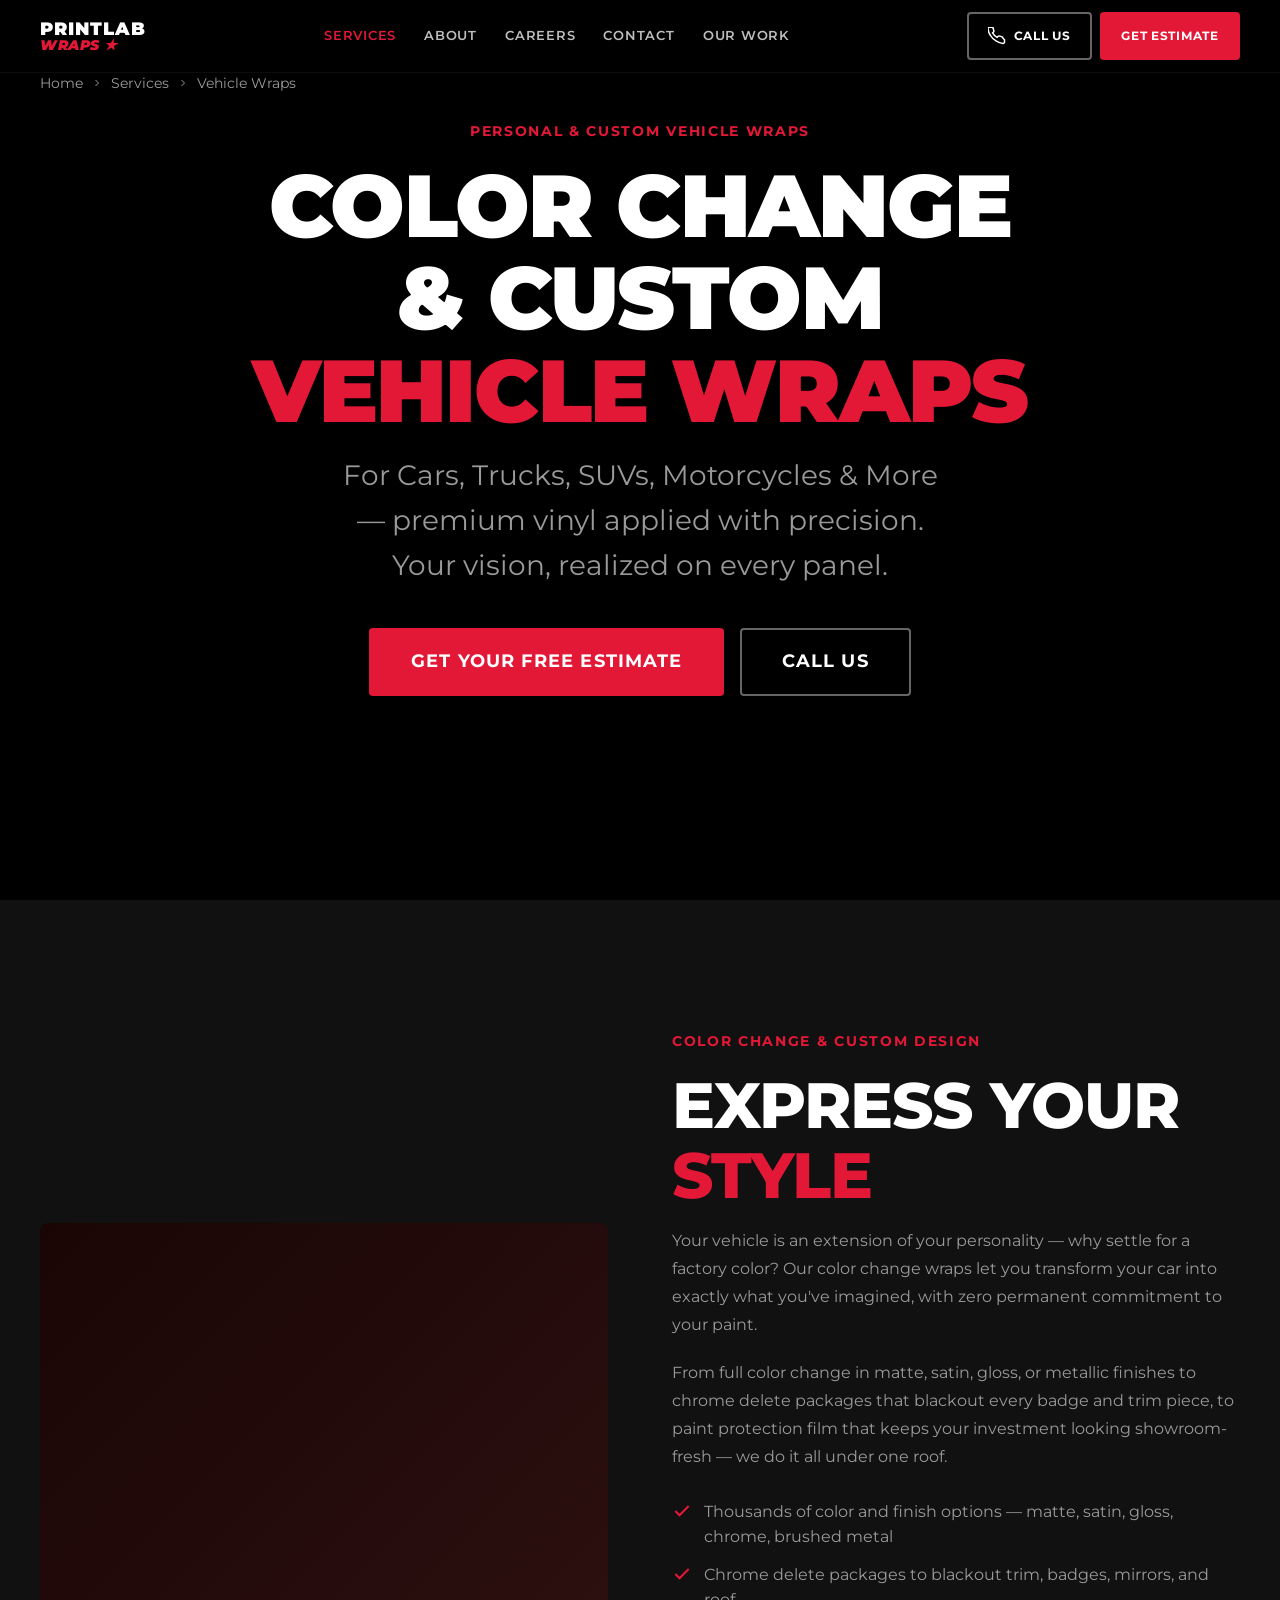
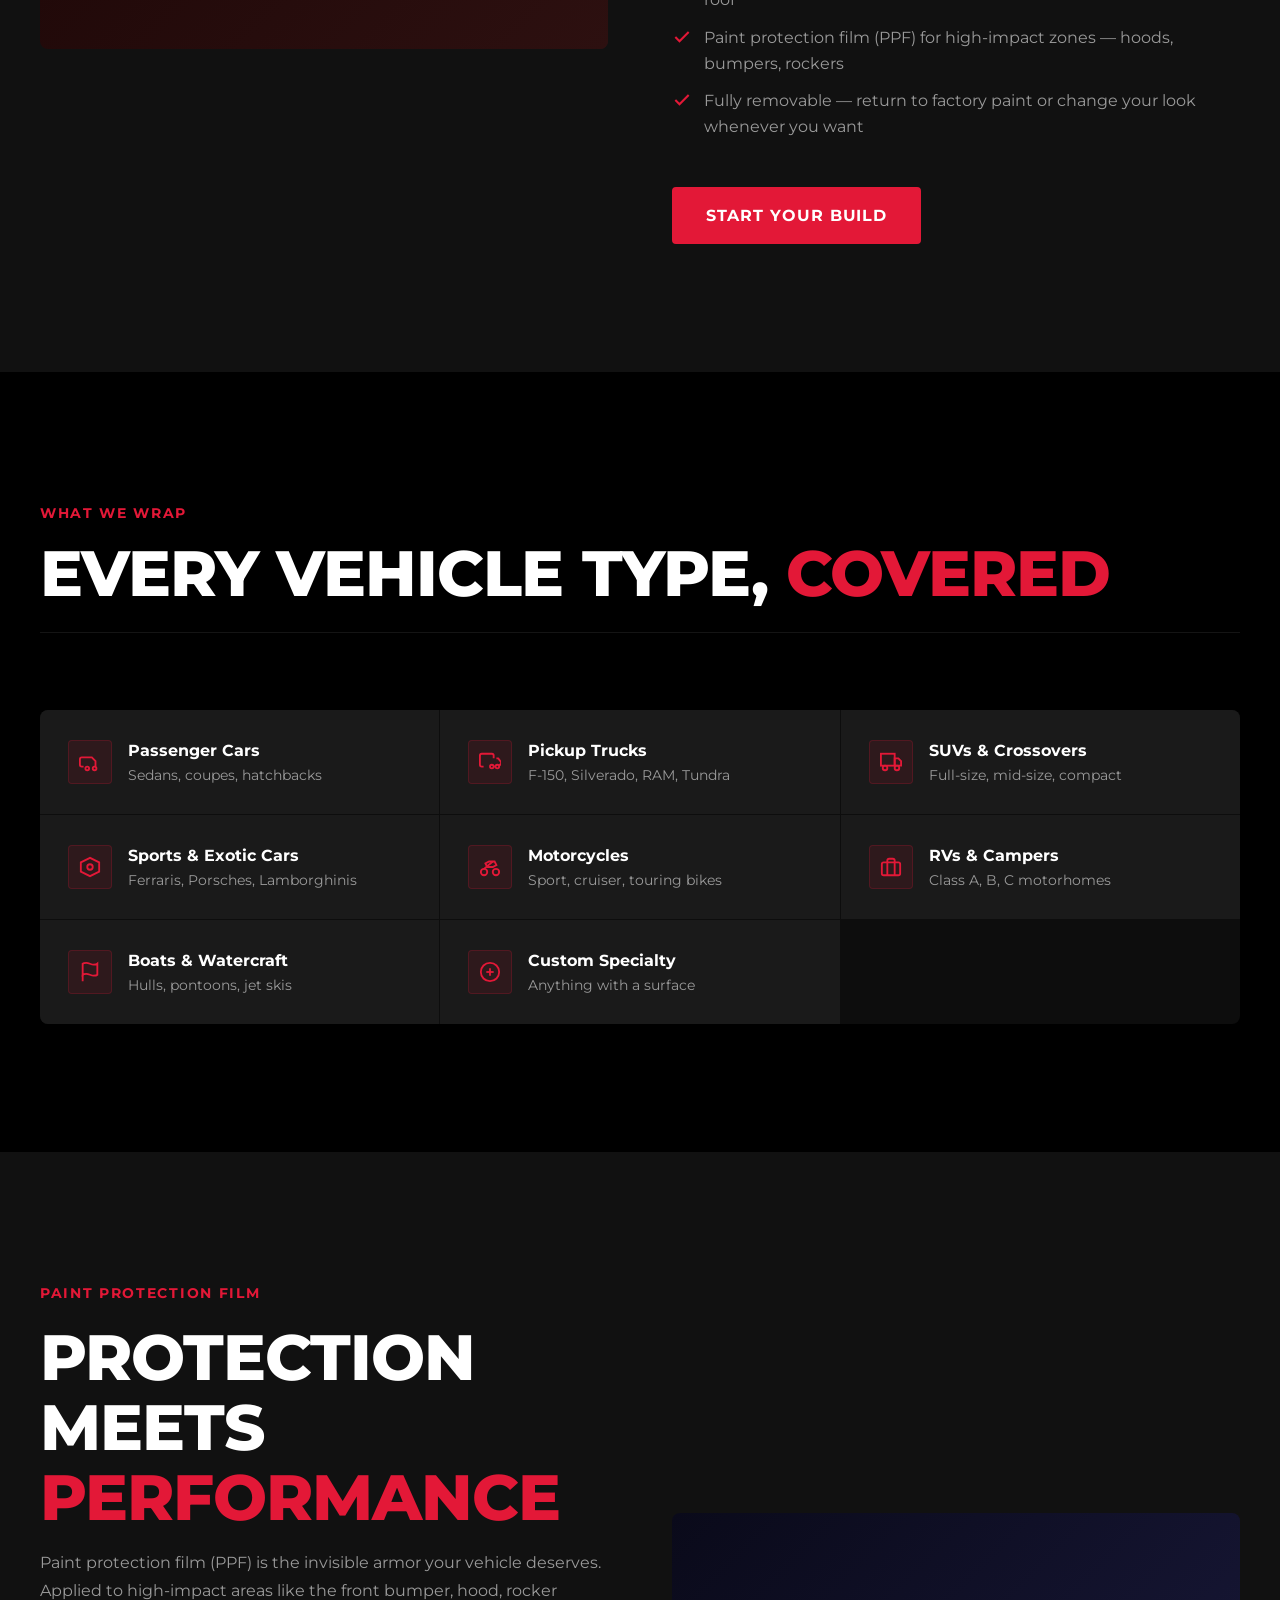
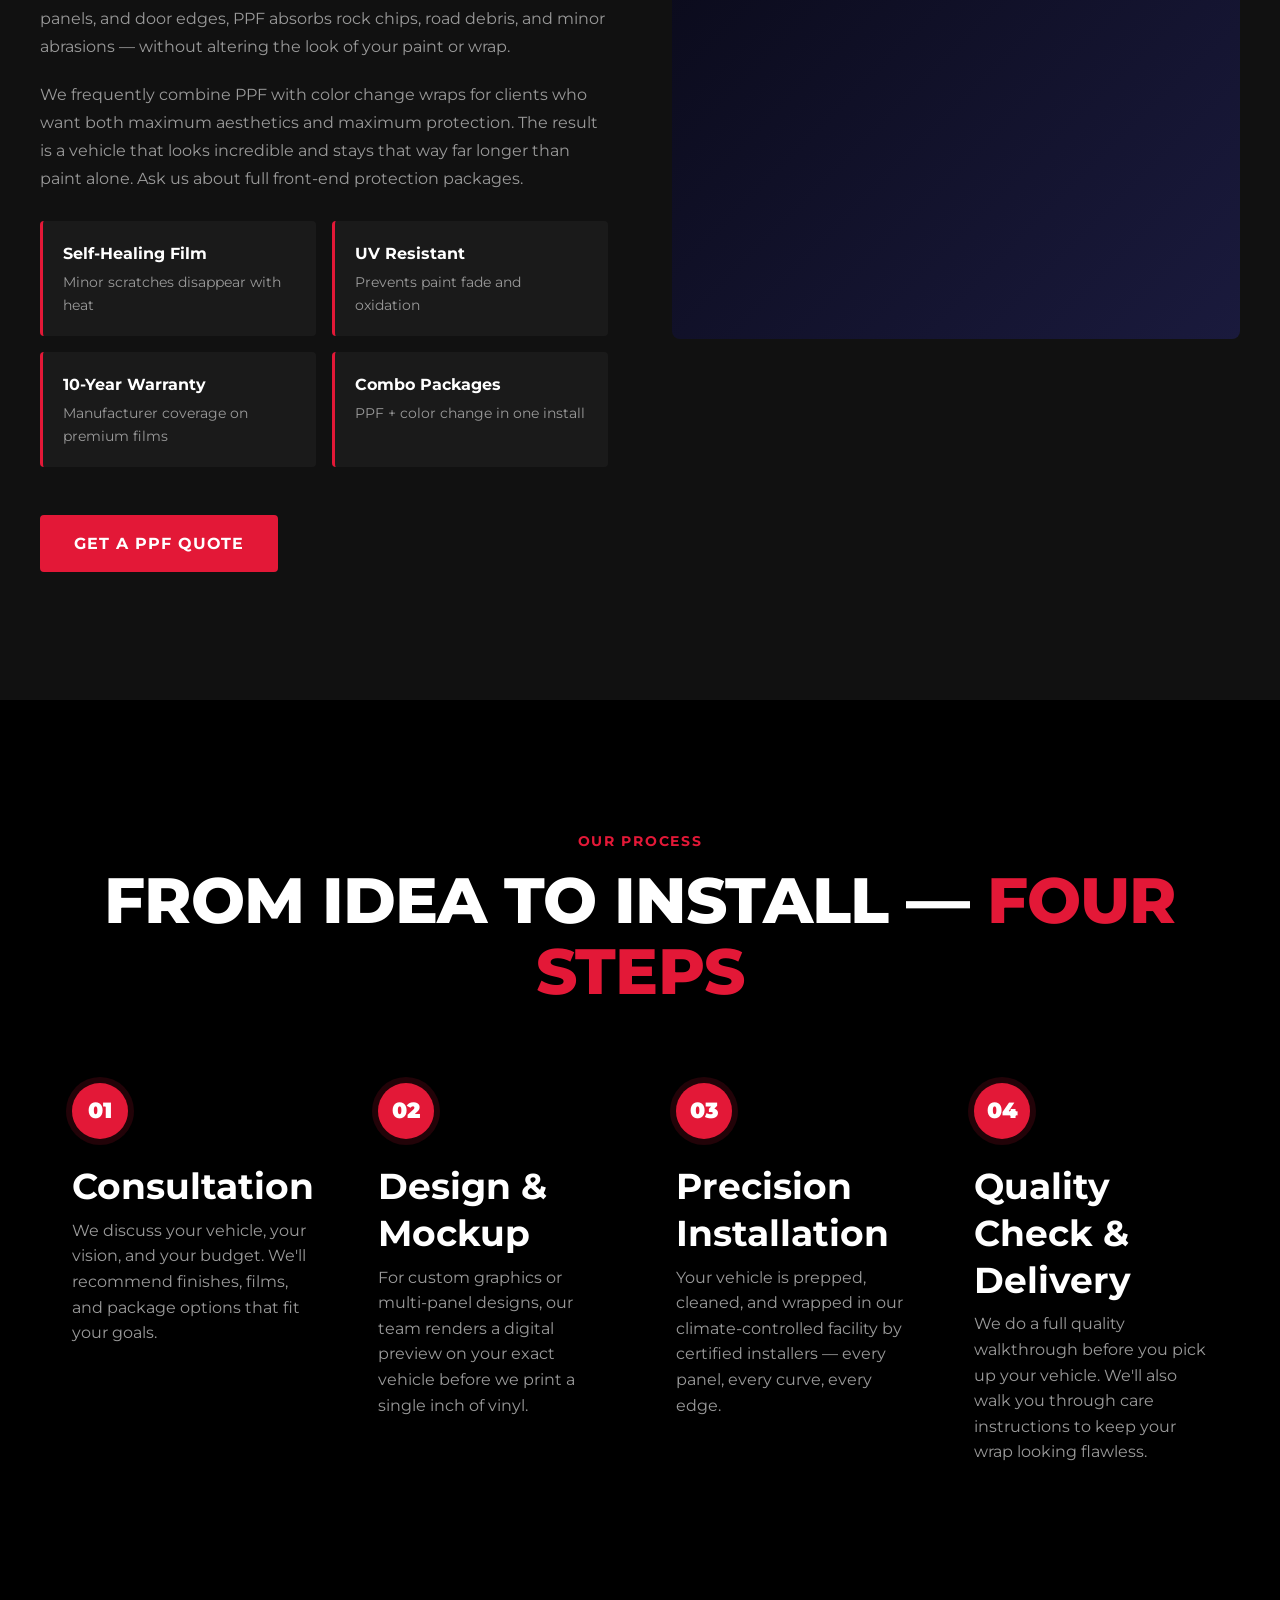
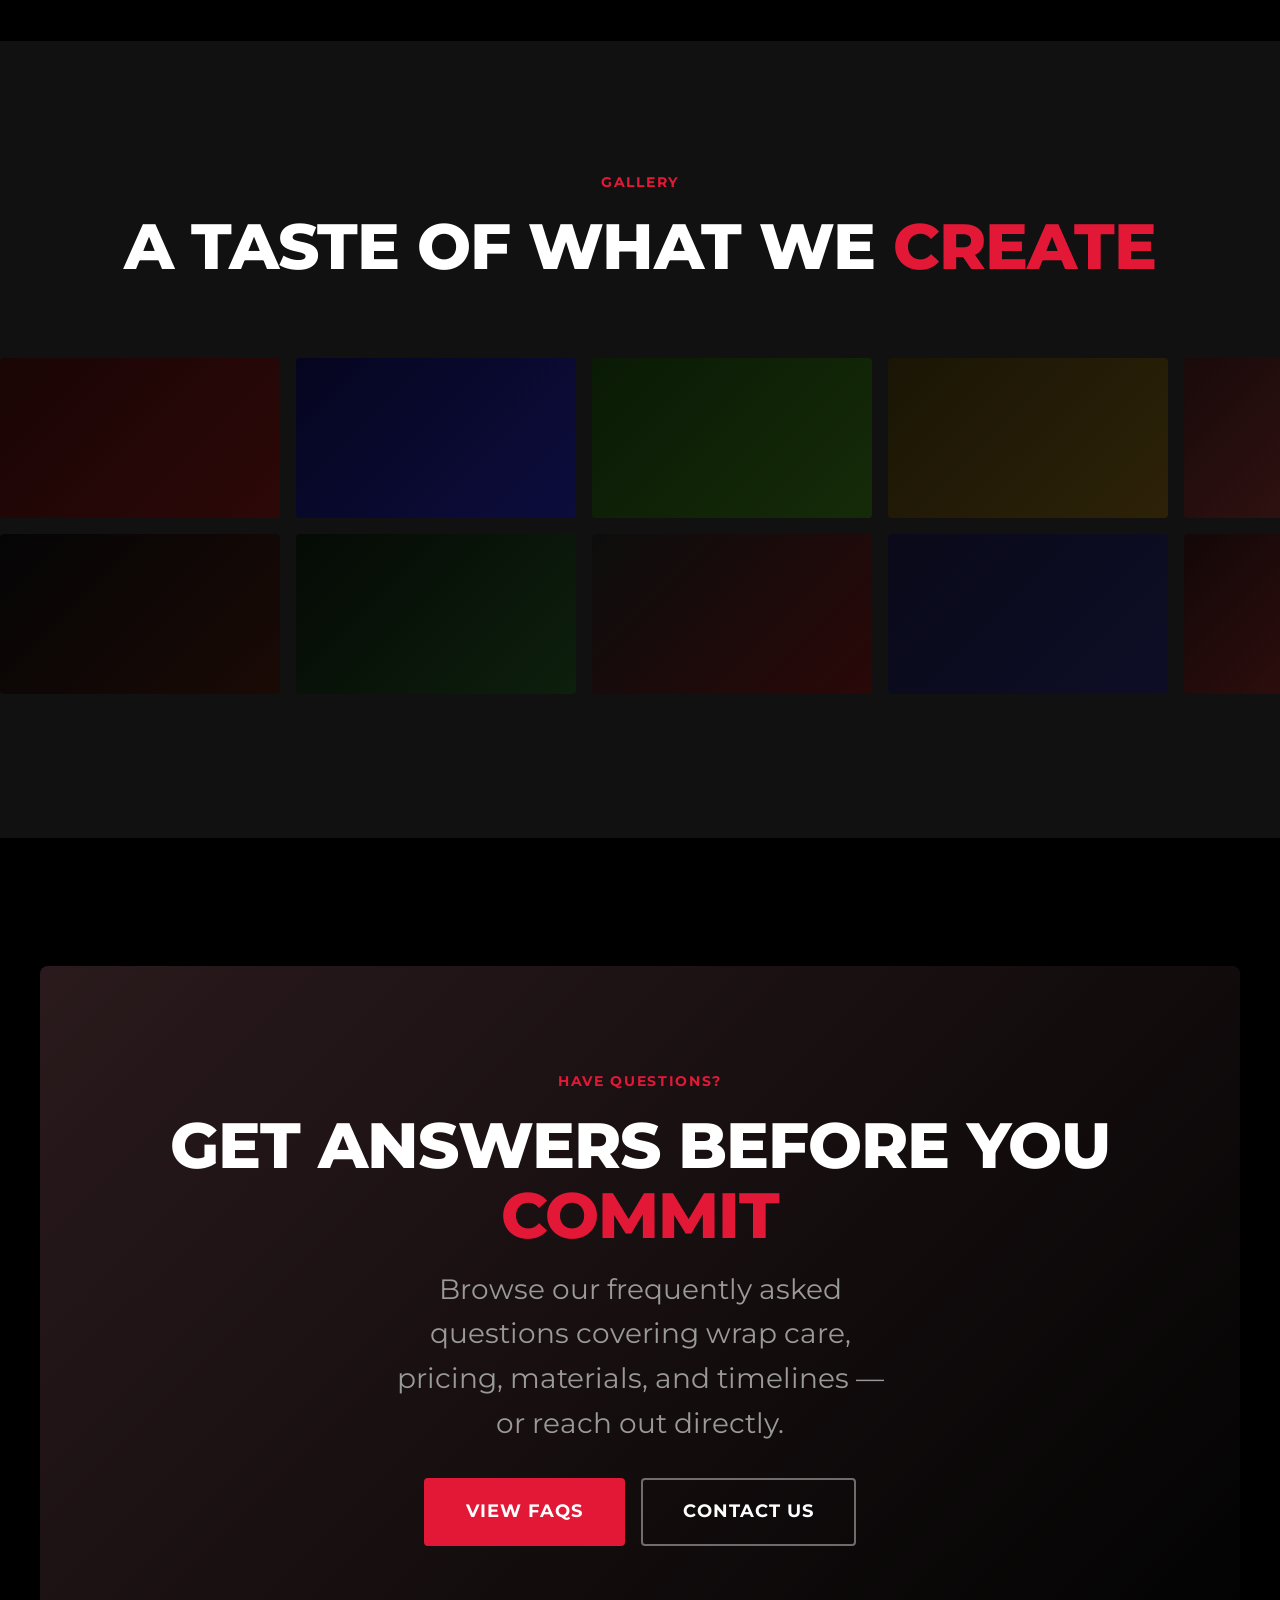
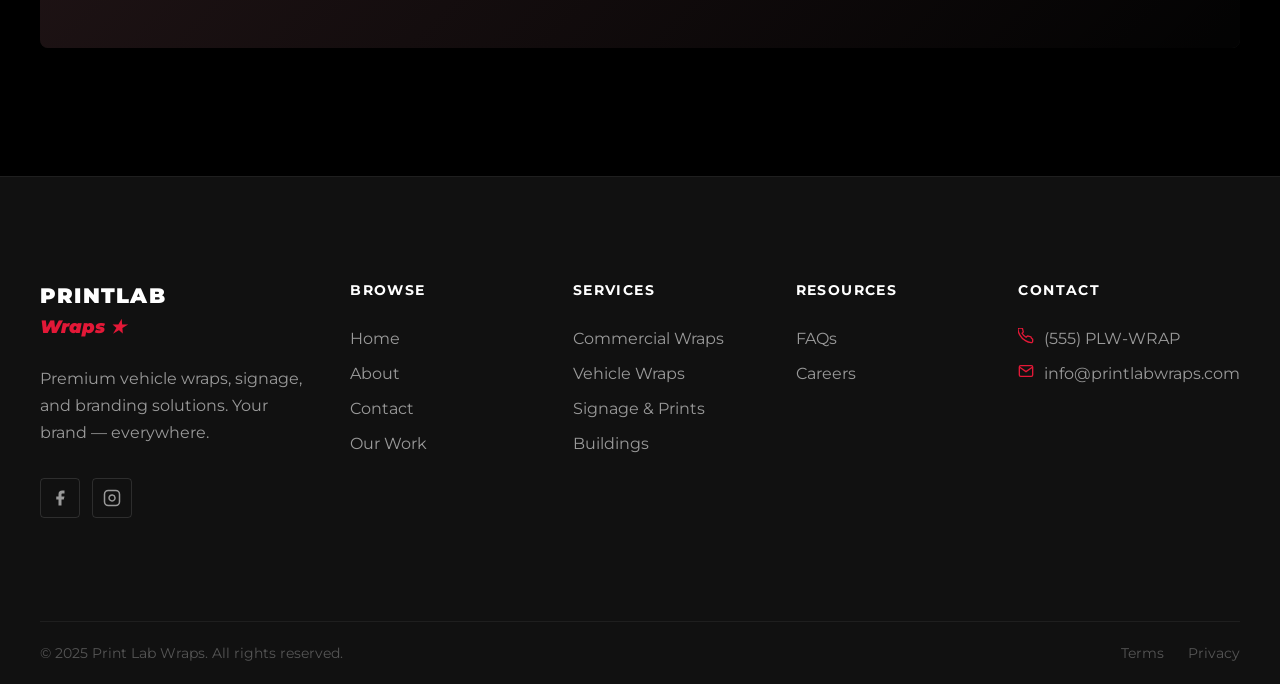
<file: printlabwraps/pages/vehicle-wraps.html>
<!DOCTYPE html>
<html lang="en">
<head>
  <meta charset="UTF-8">
  <meta name="viewport" content="width=device-width, initial-scale=1.0">
  <title>Vehicle Wraps | Print Lab Wraps</title>
  <meta name="description" content="Color change wraps, chrome delete, paint protection film, and custom designs for cars, trucks, SUVs, motorcycles, and more. Get your free estimate today.">
  <link rel="preconnect" href="https://fonts.googleapis.com">
  <link rel="preconnect" href="https://fonts.gstatic.com" crossorigin>
  <link href="https://fonts.googleapis.com/css2?family=Montserrat:wght@400;500;600;700;800;900&display=swap" rel="stylesheet">
  <link rel="stylesheet" href="../css/global.css">
  <style>
    .split-content {
      display: grid;
      grid-template-columns: 1fr 1fr;
      gap: clamp(2rem, 5vw, 5rem);
      align-items: center;
    }
    .split-img {
      position: relative;
      border-radius: var(--radius-md);
      overflow: hidden;
    }
    .split-img-inner {
      aspect-ratio: 4/3;
      background: var(--clr-dark-3);
    }
    .split-img-accent {
      position: absolute;
      bottom: -1rem;
      right: -1rem;
      width: 120px;
      height: 120px;
      background: var(--clr-red);
      opacity: 0.12;
      border-radius: 50%;
      z-index: -1;
    }
    .vehicle-types-grid {
      display: grid;
      grid-template-columns: repeat(3, 1fr);
      gap: 1px;
      background: rgba(255,255,255,0.05);
      border-radius: var(--radius-md);
      overflow: hidden;
    }
    .vehicle-type-item {
      background: var(--clr-dark-3);
      padding: 1.75rem;
      display: flex;
      align-items: center;
      gap: 1rem;
      transition: background var(--t-fast);
    }
    .vehicle-type-item:hover { background: var(--clr-dark-2); }
    .vehicle-type-icon {
      width: 44px;
      height: 44px;
      border-radius: var(--radius-sm);
      background: rgba(227,24,55,0.1);
      border: 1px solid rgba(227,24,55,0.2);
      display: flex;
      align-items: center;
      justify-content: center;
      flex-shrink: 0;
      color: var(--clr-red);
    }
    .vehicle-type-icon svg { width: 22px; height: 22px; }
    /* Process steps */
    .process-grid {
      display: grid;
      grid-template-columns: repeat(4, 1fr);
      gap: 0;
    }
    .process-step {
      padding: 0 var(--sp-lg) var(--sp-xl);
    }
    .process-num {
      width: 56px;
      height: 56px;
      background: var(--clr-red);
      border-radius: 50%;
      display: flex;
      align-items: center;
      justify-content: center;
      font-size: var(--fs-md);
      font-weight: 900;
      margin-bottom: 1.5rem;
      box-shadow: 0 0 0 6px rgba(227,24,55,0.15);
      color: #fff;
    }
    /* Marquee */
    .marquee-wrapper {
      overflow: hidden;
      width: 100%;
      margin-bottom: 1rem;
    }
    .marquee-track {
      display: flex;
      gap: 1rem;
      animation: marquee-scroll 30s linear infinite;
      width: max-content;
    }
    .marquee-wrapper:nth-child(2) .marquee-track {
      animation-direction: reverse;
    }
    .marquee-item {
      width: 280px;
      height: 160px;
      border-radius: var(--radius-sm);
      flex-shrink: 0;
    }
    @keyframes marquee-scroll {
      0%   { transform: translateX(0); }
      100% { transform: translateX(-50%); }
    }
    .faq-banner {
      position: relative;
      overflow: hidden;
      background: var(--clr-dark-3);
      border-radius: var(--radius-md);
      padding: var(--pad-section-md);
      text-align: center;
    }
    .faq-banner-bg {
      position: absolute;
      inset: 0;
      background: linear-gradient(135deg, rgba(227,24,55,0.08), rgba(0,0,0,0.9));
    }
    @media (max-width: 900px) {
      .split-content { grid-template-columns: 1fr; }
      .vehicle-types-grid { grid-template-columns: 1fr 1fr; }
      .process-grid { grid-template-columns: 1fr 1fr; }
    }
    @media (max-width: 600px) {
      .vehicle-types-grid { grid-template-columns: 1fr; }
      .process-grid { grid-template-columns: 1fr; }
    }
  </style>
</head>
<body>

  <!-- HEADER -->
  <header class="site-header">
    <div class="container-large">
      <div class="header-inner">
        <a href="../index.html" class="header-logo" aria-label="Print Lab Wraps Home">
          <div class="header-logo-text">
            <span class="logo-top">PrintLab</span>
            <span class="logo-bottom">Wraps ★</span>
          </div>
        </a>
        <nav class="header-nav" aria-label="Main navigation">
          <a href="services.html" class="nav-link active">Services</a>
          <a href="about.html" class="nav-link">About</a>
          <a href="careers.html" class="nav-link">Careers</a>
          <a href="contact.html" class="nav-link">Contact</a>
          <a href="our-work.html" class="nav-link">Our Work</a>
        </nav>
        <div class="header-ctas">
          <a href="tel:+15559999999" class="btn btn-outline btn-icon">
            <svg viewBox="0 0 24 24" fill="none" stroke="currentColor" stroke-width="2" aria-hidden="true"><path d="M22 16.92v3a2 2 0 01-2.18 2 19.79 19.79 0 01-8.63-3.07A19.5 19.5 0 013.07 11a19.79 19.79 0 01-3.07-8.67A2 2 0 012 .18h3a2 2 0 012 1.72c.127.96.361 1.903.7 2.81a2 2 0 01-.45 2.11L6.09 7.91a16 16 0 006 6l1.27-1.27a2 2 0 012.11-.45c.907.339 1.85.573 2.81.7a2 2 0 011.72 2z"/></svg>
            Call Us
          </a>
          <a href="contact.html" class="btn btn-primary">Get Estimate</a>
        </div>
        <button class="hamburger" aria-label="Toggle menu"><span></span><span></span><span></span></button>
      </div>
    </div>
  </header>
  <nav class="mobile-menu">
    <a href="services.html" class="mobile-nav-link">Services</a>
    <a href="about.html" class="mobile-nav-link">About</a>
    <a href="careers.html" class="mobile-nav-link">Careers</a>
    <a href="contact.html" class="mobile-nav-link">Contact</a>
    <a href="our-work.html" class="mobile-nav-link">Our Work</a>
    <div class="mobile-ctas">
      <a href="tel:+15559999999" class="btn btn-outline">Call Us Now</a>
      <a href="contact.html" class="btn btn-primary">Get Free Estimate</a>
    </div>
  </nav>

  <main>

    <!-- BLOCK 1: HERO -->
    <section class="section-dark page-hero-spacer padding-section-large">
      <div class="container-large">
        <div class="breadcrumb">
          <a href="../index.html">Home</a>
          <svg viewBox="0 0 24 24" fill="none" stroke="currentColor" stroke-width="2" aria-hidden="true"><polyline points="9 18 15 12 9 6"/></svg>
          <a href="services.html">Services</a>
          <svg viewBox="0 0 24 24" fill="none" stroke="currentColor" stroke-width="2" aria-hidden="true"><polyline points="9 18 15 12 9 6"/></svg>
          <span>Vehicle Wraps</span>
        </div>
        <div style="text-align:center;max-width:820px;margin:0 auto var(--sp-2xl);">
          <span class="text-label reveal">Personal &amp; Custom Vehicle Wraps</span>
          <h1 class="heading-1 reveal" style="margin:1rem 0;">Color Change &amp; Custom<br><span class="text-red">Vehicle Wraps</span></h1>
          <p class="reveal" style="font-size:var(--fs-lg);color:var(--clr-gray-400);max-width:600px;margin:0 auto 2.5rem;">For Cars, Trucks, SUVs, Motorcycles &amp; More — premium vinyl applied with precision. Your vision, realized on every panel.</p>
          <div style="display:flex;gap:1rem;justify-content:center;flex-wrap:wrap;" class="reveal">
            <a href="contact.html" class="btn btn-primary btn-lg">Get Your Free Estimate</a>
            <a href="tel:+15559999999" class="btn btn-outline btn-lg">Call Us</a>
          </div>
        </div>
      </div>
    </section>

    <!-- BLOCK 2: Express Your Style -->
    <section class="section-dark-2 padding-section-large">
      <div class="container-large">
        <div class="split-content">
          <div class="split-img reveal-left">
            <div class="split-img-inner img-placeholder" style="background:linear-gradient(135deg,#1a0505,#2d1010);" role="img" aria-label="Satin grey color change wrap on a sports coupe"></div>
            <div class="split-img-accent" aria-hidden="true"></div>
          </div>
          <div class="reveal-right">
            <span class="text-label">Color Change &amp; Custom Design</span>
            <h2 class="heading-2" style="margin:1rem 0;">Express Your <span class="text-red">Style</span></h2>
            <p style="color:var(--clr-gray-400);line-height:1.75;margin-bottom:1.25rem;">Your vehicle is an extension of your personality — why settle for a factory color? Our color change wraps let you transform your car into exactly what you've imagined, with zero permanent commitment to your paint.</p>
            <p style="color:var(--clr-gray-400);line-height:1.75;margin-bottom:1.75rem;">From full color change in matte, satin, gloss, or metallic finishes to chrome delete packages that blackout every badge and trim piece, to paint protection film that keeps your investment looking showroom-fresh — we do it all under one roof.</p>
            <ul style="display:flex;flex-direction:column;gap:0.75rem;margin-bottom:var(--sp-xl);">
              <li style="display:flex;gap:0.75rem;align-items:flex-start;">
                <svg viewBox="0 0 24 24" fill="none" stroke="var(--clr-red)" stroke-width="2.5" width="20" height="20" style="flex-shrink:0;margin-top:2px;" aria-hidden="true"><polyline points="20 6 9 17 4 12"/></svg>
                <span style="color:var(--clr-gray-400);font-size:var(--fs-sm);">Thousands of color and finish options — matte, satin, gloss, chrome, brushed metal</span>
              </li>
              <li style="display:flex;gap:0.75rem;align-items:flex-start;">
                <svg viewBox="0 0 24 24" fill="none" stroke="var(--clr-red)" stroke-width="2.5" width="20" height="20" style="flex-shrink:0;margin-top:2px;" aria-hidden="true"><polyline points="20 6 9 17 4 12"/></svg>
                <span style="color:var(--clr-gray-400);font-size:var(--fs-sm);">Chrome delete packages to blackout trim, badges, mirrors, and roof</span>
              </li>
              <li style="display:flex;gap:0.75rem;align-items:flex-start;">
                <svg viewBox="0 0 24 24" fill="none" stroke="var(--clr-red)" stroke-width="2.5" width="20" height="20" style="flex-shrink:0;margin-top:2px;" aria-hidden="true"><polyline points="20 6 9 17 4 12"/></svg>
                <span style="color:var(--clr-gray-400);font-size:var(--fs-sm);">Paint protection film (PPF) for high-impact zones — hoods, bumpers, rockers</span>
              </li>
              <li style="display:flex;gap:0.75rem;align-items:flex-start;">
                <svg viewBox="0 0 24 24" fill="none" stroke="var(--clr-red)" stroke-width="2.5" width="20" height="20" style="flex-shrink:0;margin-top:2px;" aria-hidden="true"><polyline points="20 6 9 17 4 12"/></svg>
                <span style="color:var(--clr-gray-400);font-size:var(--fs-sm);">Fully removable — return to factory paint or change your look whenever you want</span>
              </li>
            </ul>
            <a href="contact.html" class="btn btn-primary">Start Your Build</a>
          </div>
        </div>
      </div>
    </section>

    <!-- BLOCK 3: Vehicle Types -->
    <section class="section-dark padding-section-large">
      <div class="container-large">
        <div style="margin-bottom:var(--sp-2xl);">
          <span class="text-label reveal">What We Wrap</span>
          <h2 class="heading-2 reveal" style="margin:0.75rem 0;">Every Vehicle Type, <span class="text-red">Covered</span></h2>
          <hr class="divider-full" style="margin-top:1.5rem;" />
        </div>
        <div class="vehicle-types-grid">

          <div class="vehicle-type-item reveal">
            <div class="vehicle-type-icon" aria-hidden="true">
              <svg viewBox="0 0 24 24" fill="none" stroke="currentColor" stroke-width="2"><path d="M5 17H3a2 2 0 01-2-2V9a2 2 0 012-2h11l4 4v6h-2M9 17a2 2 0 100 4 2 2 0 000-4zm8 0a2 2 0 100 4 2 2 0 000-4z"/></svg>
            </div>
            <div>
              <p style="font-weight:700;font-size:var(--fs-sm);">Passenger Cars</p>
              <p style="font-size:var(--fs-xs);color:var(--clr-gray-400);">Sedans, coupes, hatchbacks</p>
            </div>
          </div>

          <div class="vehicle-type-item reveal">
            <div class="vehicle-type-icon" aria-hidden="true">
              <svg viewBox="0 0 24 24" fill="none" stroke="currentColor" stroke-width="2"><path d="M5 17H3a2 2 0 01-2-2V5a2 2 0 012-2h11a2 2 0 012 2v3m3 0h2l3 4v3h-2m-6 2a2 2 0 11-4 0 2 2 0 014 0zm6 0a2 2 0 11-4 0 2 2 0 014 0z"/></svg>
            </div>
            <div>
              <p style="font-weight:700;font-size:var(--fs-sm);">Pickup Trucks</p>
              <p style="font-size:var(--fs-xs);color:var(--clr-gray-400);">F-150, Silverado, RAM, Tundra</p>
            </div>
          </div>

          <div class="vehicle-type-item reveal">
            <div class="vehicle-type-icon" aria-hidden="true">
              <svg viewBox="0 0 24 24" fill="none" stroke="currentColor" stroke-width="2"><rect x="1" y="3" width="15" height="13"/><polygon points="16 8 20 8 23 11 23 16 16 16 16 8"/><circle cx="5.5" cy="18.5" r="2.5"/><circle cx="18.5" cy="18.5" r="2.5"/></svg>
            </div>
            <div>
              <p style="font-weight:700;font-size:var(--fs-sm);">SUVs &amp; Crossovers</p>
              <p style="font-size:var(--fs-xs);color:var(--clr-gray-400);">Full-size, mid-size, compact</p>
            </div>
          </div>

          <div class="vehicle-type-item reveal">
            <div class="vehicle-type-icon" aria-hidden="true">
              <svg viewBox="0 0 24 24" fill="none" stroke="currentColor" stroke-width="2"><path d="M12 2L2 7v10l10 5 10-5V7L12 2z"/><circle cx="12" cy="12" r="3"/></svg>
            </div>
            <div>
              <p style="font-weight:700;font-size:var(--fs-sm);">Sports &amp; Exotic Cars</p>
              <p style="font-size:var(--fs-xs);color:var(--clr-gray-400);">Ferraris, Porsches, Lamborghinis</p>
            </div>
          </div>

          <div class="vehicle-type-item reveal">
            <div class="vehicle-type-icon" aria-hidden="true">
              <svg viewBox="0 0 24 24" fill="none" stroke="currentColor" stroke-width="2"><circle cx="5.5" cy="17.5" r="3.5"/><circle cx="18.5" cy="17.5" r="3.5"/><path d="M15 6h2l2 4-4 2H9L7 8l4-2h4z"/><line x1="15" y1="6" x2="5.5" y2="14"/></svg>
            </div>
            <div>
              <p style="font-weight:700;font-size:var(--fs-sm);">Motorcycles</p>
              <p style="font-size:var(--fs-xs);color:var(--clr-gray-400);">Sport, cruiser, touring bikes</p>
            </div>
          </div>

          <div class="vehicle-type-item reveal">
            <div class="vehicle-type-icon" aria-hidden="true">
              <svg viewBox="0 0 24 24" fill="none" stroke="currentColor" stroke-width="2"><rect x="2" y="7" width="20" height="14" rx="2"/><path d="M16 21V5a2 2 0 00-2-2h-4a2 2 0 00-2 2v16"/></svg>
            </div>
            <div>
              <p style="font-weight:700;font-size:var(--fs-sm);">RVs &amp; Campers</p>
              <p style="font-size:var(--fs-xs);color:var(--clr-gray-400);">Class A, B, C motorhomes</p>
            </div>
          </div>

          <div class="vehicle-type-item reveal">
            <div class="vehicle-type-icon" aria-hidden="true">
              <svg viewBox="0 0 24 24" fill="none" stroke="currentColor" stroke-width="2"><path d="M4 15s1-1 4-1 5 2 8 2 4-1 4-1V3s-1 1-4 1-5-2-8-2-4 1-4 1z"/><line x1="4" y1="22" x2="4" y2="15"/></svg>
            </div>
            <div>
              <p style="font-weight:700;font-size:var(--fs-sm);">Boats &amp; Watercraft</p>
              <p style="font-size:var(--fs-xs);color:var(--clr-gray-400);">Hulls, pontoons, jet skis</p>
            </div>
          </div>

          <div class="vehicle-type-item reveal">
            <div class="vehicle-type-icon" aria-hidden="true">
              <svg viewBox="0 0 24 24" fill="none" stroke="currentColor" stroke-width="2"><circle cx="12" cy="12" r="10"/><line x1="12" y1="8" x2="12" y2="16"/><line x1="8" y1="12" x2="16" y2="12"/></svg>
            </div>
            <div>
              <p style="font-weight:700;font-size:var(--fs-sm);">Custom Specialty</p>
              <p style="font-size:var(--fs-xs);color:var(--clr-gray-400);">Anything with a surface</p>
            </div>
          </div>

        </div>
      </div>
    </section>

    <!-- BLOCK 4: Protection Meets Performance -->
    <section class="section-dark-2 padding-section-large">
      <div class="container-large">
        <div class="split-content">
          <div class="reveal-left">
            <span class="text-label">Paint Protection Film</span>
            <h2 class="heading-2" style="margin:1rem 0;">Protection Meets <span class="text-red">Performance</span></h2>
            <p style="color:var(--clr-gray-400);line-height:1.75;margin-bottom:1.25rem;">Paint protection film (PPF) is the invisible armor your vehicle deserves. Applied to high-impact areas like the front bumper, hood, rocker panels, and door edges, PPF absorbs rock chips, road debris, and minor abrasions — without altering the look of your paint or wrap.</p>
            <p style="color:var(--clr-gray-400);line-height:1.75;margin-bottom:1.75rem;">We frequently combine PPF with color change wraps for clients who want both maximum aesthetics and maximum protection. The result is a vehicle that looks incredible and stays that way far longer than paint alone. Ask us about full front-end protection packages.</p>
            <div style="display:grid;grid-template-columns:1fr 1fr;gap:1rem;margin-bottom:var(--sp-xl);">
              <div style="padding:1.25rem;background:var(--clr-dark-3);border-radius:var(--radius-sm);border-left:3px solid var(--clr-red);">
                <p style="font-weight:700;font-size:var(--fs-sm);margin-bottom:0.3rem;">Self-Healing Film</p>
                <p style="font-size:var(--fs-xs);color:var(--clr-gray-400);">Minor scratches disappear with heat</p>
              </div>
              <div style="padding:1.25rem;background:var(--clr-dark-3);border-radius:var(--radius-sm);border-left:3px solid var(--clr-red);">
                <p style="font-weight:700;font-size:var(--fs-sm);margin-bottom:0.3rem;">UV Resistant</p>
                <p style="font-size:var(--fs-xs);color:var(--clr-gray-400);">Prevents paint fade and oxidation</p>
              </div>
              <div style="padding:1.25rem;background:var(--clr-dark-3);border-radius:var(--radius-sm);border-left:3px solid var(--clr-red);">
                <p style="font-weight:700;font-size:var(--fs-sm);margin-bottom:0.3rem;">10-Year Warranty</p>
                <p style="font-size:var(--fs-xs);color:var(--clr-gray-400);">Manufacturer coverage on premium films</p>
              </div>
              <div style="padding:1.25rem;background:var(--clr-dark-3);border-radius:var(--radius-sm);border-left:3px solid var(--clr-red);">
                <p style="font-weight:700;font-size:var(--fs-sm);margin-bottom:0.3rem;">Combo Packages</p>
                <p style="font-size:var(--fs-xs);color:var(--clr-gray-400);">PPF + color change in one install</p>
              </div>
            </div>
            <a href="contact.html" class="btn btn-primary">Get a PPF Quote</a>
          </div>
          <div class="split-img reveal-right">
            <div class="split-img-inner img-placeholder" style="background:linear-gradient(135deg,#0a0a1a,#1a1a3d);" role="img" aria-label="Paint protection film being applied to a vehicle hood"></div>
          </div>
        </div>
      </div>
    </section>

    <!-- BLOCK 5: Process -->
    <section class="section-dark padding-section-large">
      <div class="container-large">
        <div style="text-align:center;margin-bottom:var(--sp-2xl);">
          <span class="text-label reveal">Our Process</span>
          <h2 class="heading-2 reveal" style="margin:0.75rem 0;">From Idea to Install — <span class="text-red">Four Steps</span></h2>
        </div>
        <div class="process-grid">
          <div class="process-step reveal">
            <div class="process-num">01</div>
            <h3 class="heading-4" style="margin-bottom:0.5rem;">Consultation</h3>
            <p style="font-size:var(--fs-sm);color:var(--clr-gray-400);">We discuss your vehicle, your vision, and your budget. We'll recommend finishes, films, and package options that fit your goals.</p>
          </div>
          <div class="process-step reveal">
            <div class="process-num">02</div>
            <h3 class="heading-4" style="margin-bottom:0.5rem;">Design &amp; Mockup</h3>
            <p style="font-size:var(--fs-sm);color:var(--clr-gray-400);">For custom graphics or multi-panel designs, our team renders a digital preview on your exact vehicle before we print a single inch of vinyl.</p>
          </div>
          <div class="process-step reveal">
            <div class="process-num">03</div>
            <h3 class="heading-4" style="margin-bottom:0.5rem;">Precision Installation</h3>
            <p style="font-size:var(--fs-sm);color:var(--clr-gray-400);">Your vehicle is prepped, cleaned, and wrapped in our climate-controlled facility by certified installers — every panel, every curve, every edge.</p>
          </div>
          <div class="process-step reveal">
            <div class="process-num">04</div>
            <h3 class="heading-4" style="margin-bottom:0.5rem;">Quality Check &amp; Delivery</h3>
            <p style="font-size:var(--fs-sm);color:var(--clr-gray-400);">We do a full quality walkthrough before you pick up your vehicle. We'll also walk you through care instructions to keep your wrap looking flawless.</p>
          </div>
        </div>
      </div>
    </section>

    <!-- BLOCK 6: Marquee Gallery -->
    <section class="section-dark-2 padding-section-large" style="overflow:hidden;">
      <div style="margin-bottom:var(--sp-2xl);text-align:center;" class="reveal">
        <span class="text-label">Gallery</span>
        <h2 class="heading-2" style="margin-top:1rem;">A Taste of What We <span class="text-red">Create</span></h2>
      </div>
      <div class="marquee-wrapper" aria-hidden="true">
        <div class="marquee-track">
          <div class="marquee-item" style="background:linear-gradient(135deg,#1a0505,#2d0808);"></div>
          <div class="marquee-item" style="background:linear-gradient(135deg,#050520,#0d0d3d);"></div>
          <div class="marquee-item" style="background:linear-gradient(135deg,#0a1a05,#152b08);"></div>
          <div class="marquee-item" style="background:linear-gradient(135deg,#1a1505,#2d2208);"></div>
          <div class="marquee-item" style="background:linear-gradient(135deg,#1a0a0a,#3d1515);"></div>
          <div class="marquee-item" style="background:linear-gradient(135deg,#050a1a,#0d1a3d);"></div>
          <div class="marquee-item" style="background:linear-gradient(135deg,#05101a,#0a1e2d);"></div>
          <div class="marquee-item" style="background:linear-gradient(135deg,#0d0505,#261010);"></div>
          <div class="marquee-item" style="background:linear-gradient(135deg,#0a0505,#1f0f0f);"></div>
          <div class="marquee-item" style="background:linear-gradient(135deg,#1a0510,#2d0820);"></div>
          <!-- Duplicate for seamless loop -->
          <div class="marquee-item" style="background:linear-gradient(135deg,#1a0505,#2d0808);"></div>
          <div class="marquee-item" style="background:linear-gradient(135deg,#050520,#0d0d3d);"></div>
          <div class="marquee-item" style="background:linear-gradient(135deg,#0a1a05,#152b08);"></div>
          <div class="marquee-item" style="background:linear-gradient(135deg,#1a1505,#2d2208);"></div>
          <div class="marquee-item" style="background:linear-gradient(135deg,#1a0a0a,#3d1515);"></div>
          <div class="marquee-item" style="background:linear-gradient(135deg,#050a1a,#0d1a3d);"></div>
          <div class="marquee-item" style="background:linear-gradient(135deg,#05101a,#0a1e2d);"></div>
          <div class="marquee-item" style="background:linear-gradient(135deg,#0d0505,#261010);"></div>
          <div class="marquee-item" style="background:linear-gradient(135deg,#0a0505,#1f0f0f);"></div>
          <div class="marquee-item" style="background:linear-gradient(135deg,#1a0510,#2d0820);"></div>
        </div>
      </div>
      <div class="marquee-wrapper" aria-hidden="true">
        <div class="marquee-track">
          <div class="marquee-item" style="background:linear-gradient(135deg,#050505,#1a0a05);"></div>
          <div class="marquee-item" style="background:linear-gradient(135deg,#050a05,#0d1f0d);"></div>
          <div class="marquee-item" style="background:linear-gradient(135deg,#0d0d0d,#2a0808);"></div>
          <div class="marquee-item" style="background:linear-gradient(135deg,#0a0a1a,#0d0d26);"></div>
          <div class="marquee-item" style="background:linear-gradient(135deg,#140808,#3d1010);"></div>
          <div class="marquee-item" style="background:linear-gradient(135deg,#081408,#0d2b0d);"></div>
          <div class="marquee-item" style="background:linear-gradient(135deg,#1a1010,#2d1a1a);"></div>
          <div class="marquee-item" style="background:linear-gradient(135deg,#05050a,#0d0d1a);"></div>
          <div class="marquee-item" style="background:linear-gradient(135deg,#0a0514,#1a0d2d);"></div>
          <div class="marquee-item" style="background:linear-gradient(135deg,#140a05,#2d1a0a);"></div>
          <!-- Duplicate for seamless loop -->
          <div class="marquee-item" style="background:linear-gradient(135deg,#050505,#1a0a05);"></div>
          <div class="marquee-item" style="background:linear-gradient(135deg,#050a05,#0d1f0d);"></div>
          <div class="marquee-item" style="background:linear-gradient(135deg,#0d0d0d,#2a0808);"></div>
          <div class="marquee-item" style="background:linear-gradient(135deg,#0a0a1a,#0d0d26);"></div>
          <div class="marquee-item" style="background:linear-gradient(135deg,#140808,#3d1010);"></div>
          <div class="marquee-item" style="background:linear-gradient(135deg,#081408,#0d2b0d);"></div>
          <div class="marquee-item" style="background:linear-gradient(135deg,#1a1010,#2d1a1a);"></div>
          <div class="marquee-item" style="background:linear-gradient(135deg,#05050a,#0d0d1a);"></div>
          <div class="marquee-item" style="background:linear-gradient(135deg,#0a0514,#1a0d2d);"></div>
          <div class="marquee-item" style="background:linear-gradient(135deg,#140a05,#2d1a0a);"></div>
        </div>
      </div>
    </section>

    <!-- BLOCK 7: FAQ CTA Banner -->
    <section class="section-dark padding-section-large">
      <div class="container-large">
        <div class="faq-banner reveal">
          <div class="faq-banner-bg" aria-hidden="true"></div>
          <div style="position:relative;z-index:1;">
            <span class="text-label">Have Questions?</span>
            <h2 class="heading-2" style="margin:1rem 0;">Get Answers Before You <span class="text-red">Commit</span></h2>
            <p style="color:var(--clr-gray-400);font-size:var(--fs-lg);margin-bottom:2rem;max-width:500px;margin-left:auto;margin-right:auto;">Browse our frequently asked questions covering wrap care, pricing, materials, and timelines — or reach out directly.</p>
            <div style="display:flex;flex-wrap:wrap;gap:1rem;justify-content:center;">
              <a href="faq.html" class="btn btn-primary btn-lg">View FAQs</a>
              <a href="contact.html" class="btn btn-outline btn-lg">Contact Us</a>
            </div>
          </div>
        </div>
      </div>
    </section>

  </main>

  <!-- FOOTER -->
  <footer class="site-footer">
    <div class="container-large">
      <div class="footer-main">
        <div class="footer-brand">
          <div class="footer-logo-text"><div class="logo-top">PrintLab</div><div class="logo-bottom">Wraps ★</div></div>
          <p class="footer-tagline">Premium vehicle wraps, signage, and branding solutions. Your brand — everywhere.</p>
          <div class="footer-social">
            <a href="#" class="social-btn" aria-label="Facebook"><svg viewBox="0 0 24 24" fill="currentColor" aria-hidden="true"><path d="M18 2h-3a5 5 0 00-5 5v3H7v4h3v8h4v-8h3l1-4h-4V7a1 1 0 011-1h3z"/></svg></a>
            <a href="#" class="social-btn" aria-label="Instagram"><svg viewBox="0 0 24 24" fill="none" stroke="currentColor" stroke-width="2" aria-hidden="true"><rect x="2" y="2" width="20" height="20" rx="5" ry="5"/><path d="M16 11.37A4 4 0 1112.63 8 4 4 0 0116 11.37z"/><line x1="17.5" y1="6.5" x2="17.51" y2="6.5"/></svg></a>
          </div>
        </div>
        <div class="footer-col"><h4>Browse</h4><div class="footer-links"><a href="../index.html" class="footer-link">Home</a><a href="about.html" class="footer-link">About</a><a href="contact.html" class="footer-link">Contact</a><a href="our-work.html" class="footer-link">Our Work</a></div></div>
        <div class="footer-col"><h4>Services</h4><div class="footer-links"><a href="commercial-vehicle-wraps.html" class="footer-link">Commercial Wraps</a><a href="vehicle-wraps.html" class="footer-link">Vehicle Wraps</a><a href="signage-prints.html" class="footer-link">Signage &amp; Prints</a><a href="buildings-facilities.html" class="footer-link">Buildings</a></div></div>
        <div class="footer-col"><h4>Resources</h4><div class="footer-links"><a href="faq.html" class="footer-link">FAQs</a><a href="careers.html" class="footer-link">Careers</a></div></div>
        <div class="footer-col"><h4>Contact</h4>
          <div class="footer-contact-item"><svg viewBox="0 0 24 24" fill="none" stroke="currentColor" stroke-width="2" aria-hidden="true"><path d="M22 16.92v3a2 2 0 01-2.18 2 19.79 19.79 0 01-8.63-3.07A19.5 19.5 0 013.07 11a19.79 19.79 0 01-3.07-8.67A2 2 0 012 .18h3a2 2 0 012 1.72c.127.96.361 1.903.7 2.81a2 2 0 01-.45 2.11L6.09 7.91a16 16 0 006 6l1.27-1.27a2 2 0 012.11-.45c.907.339 1.85.573 2.81.7a2 2 0 011.72 2z"/></svg><a href="tel:+15559999999">(555) PLW-WRAP</a></div>
          <div class="footer-contact-item"><svg viewBox="0 0 24 24" fill="none" stroke="currentColor" stroke-width="2" aria-hidden="true"><path d="M4 4h16c1.1 0 2 .9 2 2v12c0 1.1-.9 2-2 2H4c-1.1 0-2-.9-2-2V6c0-1.1.9-2 2-2z"/><polyline points="22,6 12,13 2,6"/></svg><a href="mailto:info@printlabwraps.com">info@printlabwraps.com</a></div>
        </div>
      </div>
      <div class="footer-bottom">
        <p class="footer-copy">&copy; 2025 Print Lab Wraps. All rights reserved.</p>
        <div class="footer-legal"><a href="#">Terms</a><a href="#">Privacy</a></div>
      </div>
    </div>
  </footer>

  <script src="../js/main.js"></script>
</body>
</html>
</file>
<file: printlabwraps/css/global.css>
/* ============================================================
   PRINT LAB WRAPS — Global Stylesheet
   Brand: Black #000000 | Red #E31837 | White #FFFFFF
   Font: Montserrat (Black, ExtraBold, Bold, SemiBold, Medium, Regular)
   ============================================================ */

@import url('https://fonts.googleapis.com/css2?family=Montserrat:ital,wght@0,400;0,500;0,600;0,700;0,800;0,900;1,400;1,700;1,800;1,900&display=swap');

/* ── CSS Custom Properties ── */
:root {
  --clr-black:      #000000;
  --clr-dark:       #0d0d0d;
  --clr-dark-2:     #111111;
  --clr-dark-3:     #1a1a1a;
  --clr-red:        #E31837;
  --clr-red-dark:   #C0122D;
  --clr-red-light:  #FF2244;
  --clr-white:      #FFFFFF;
  --clr-gray-100:   #f5f5f5;
  --clr-gray-200:   #e0e0e0;
  --clr-gray-400:   #9a9a9a;
  --clr-gray-600:   #555555;
  --clr-gray-800:   #2a2a2a;

  --ff-primary: 'Montserrat', sans-serif;

  /* Fluid type scale */
  --fs-xs:   clamp(0.75rem,  1.5vw, 0.875rem);
  --fs-sm:   clamp(0.875rem, 2vw,   1rem);
  --fs-base: clamp(1rem,     2.5vw, 1.125rem);
  --fs-md:   clamp(1.125rem, 3vw,   1.375rem);
  --fs-lg:   clamp(1.25rem,  3.5vw, 1.75rem);
  --fs-xl:   clamp(1.5rem,   4vw,   2.25rem);
  --fs-2xl:  clamp(2rem,     5vw,   3rem);
  --fs-3xl:  clamp(2.5rem,   6vw,   4rem);
  --fs-4xl:  clamp(3rem,     8vw,   5.5rem);
  --fs-hero: clamp(3.5rem,   10vw,  7rem);

  /* Spacing */
  --sp-xs:   clamp(0.5rem,  1vw,  0.75rem);
  --sp-sm:   clamp(0.75rem, 2vw,  1rem);
  --sp-md:   clamp(1rem,    2vw,  1.5rem);
  --sp-lg:   clamp(1.5rem,  3vw,  2rem);
  --sp-xl:   clamp(2rem,    4vw,  3rem);
  --sp-2xl:  clamp(3rem,    6vw,  5rem);
  --sp-3xl:  clamp(4rem,    8vw,  7rem);
  --sp-4xl:  clamp(5rem,    10vw, 9rem);

  /* Section padding */
  --pad-section-sm:  clamp(3rem, 6vw,  5rem);
  --pad-section-md:  clamp(4rem, 8vw,  7rem);
  --pad-section-lg:  clamp(5rem, 10vw, 9rem);

  /* Containers */
  --container-sm:  640px;
  --container-md:  860px;
  --container-lg:  1200px;
  --container-xl:  1400px;

  /* Z-index scale */
  --z-base:   10;
  --z-mid:    20;
  --z-high:   30;
  --z-header: 50;
  --z-modal:  100;

  /* Transitions */
  --t-fast:   150ms ease;
  --t-base:   250ms ease;
  --t-slow:   400ms ease;
  --t-xslow:  600ms cubic-bezier(0.25, 0.46, 0.45, 0.94);

  /* Borders */
  --radius-sm:  4px;
  --radius-md:  8px;
  --radius-lg:  12px;
  --radius-pill: 999px;
}

/* ── Reset ── */
*, *::before, *::after { box-sizing: border-box; margin: 0; padding: 0; }
html { scroll-behavior: smooth; font-size: 16px; }
body {
  font-family: var(--ff-primary);
  background-color: var(--clr-black);
  color: var(--clr-white);
  line-height: 1.6;
  overflow-x: hidden;
  -webkit-font-smoothing: antialiased;
  -moz-osx-font-smoothing: grayscale;
}
img, video { max-width: 100%; display: block; }
a { color: inherit; text-decoration: none; }
ul, ol { list-style: none; }
button { font-family: inherit; cursor: pointer; border: none; background: none; }
input, textarea, select { font-family: inherit; }

/* ── Utility: Layout Wrappers ── */
.page-wrapper { position: relative; overflow: hidden; }
.main-wrapper  { position: relative; }

.container-large  { width: 100%; max-width: var(--container-xl); margin: 0 auto; padding: 0 clamp(1rem, 5vw, 2.5rem); }
.container-medium { width: 100%; max-width: var(--container-lg); margin: 0 auto; padding: 0 clamp(1rem, 5vw, 2.5rem); }
.container-small  { width: 100%; max-width: var(--container-md); margin: 0 auto; padding: 0 clamp(1rem, 5vw, 2.5rem); }

/* ── Utility: Padding ── */
.padding-global          { padding: 0 clamp(1rem, 5vw, 2.5rem); }
.padding-section-large   { padding-top: var(--pad-section-lg);  padding-bottom: var(--pad-section-lg); }
.padding-section-medium  { padding-top: var(--pad-section-md);  padding-bottom: var(--pad-section-md); }
.padding-section-small   { padding-top: var(--pad-section-sm);  padding-bottom: var(--pad-section-sm); }

/* ── Utility: Flex / Grid ── */
.flex          { display: flex; }
.flex-center   { display: flex; align-items: center; justify-content: center; }
.flex-between  { display: flex; align-items: center; justify-content: space-between; }
.flex-col      { display: flex; flex-direction: column; }
.grid          { display: grid; }

/* ── Typography ── */
.heading-hero {
  font-size: var(--fs-hero);
  font-weight: 900;
  line-height: 1;
  letter-spacing: -0.02em;
  text-transform: uppercase;
}
.heading-1 {
  font-size: var(--fs-4xl);
  font-weight: 900;
  line-height: 1.05;
  letter-spacing: -0.02em;
  text-transform: uppercase;
}
.heading-2 {
  font-size: var(--fs-3xl);
  font-weight: 800;
  line-height: 1.1;
  letter-spacing: -0.015em;
  text-transform: uppercase;
}
.heading-3 {
  font-size: var(--fs-2xl);
  font-weight: 700;
  line-height: 1.2;
  letter-spacing: -0.01em;
  text-transform: uppercase;
}
.heading-4 {
  font-size: var(--fs-xl);
  font-weight: 700;
  line-height: 1.3;
}
.subheading {
  font-size: var(--fs-lg);
  font-weight: 600;
  line-height: 1.3;
  letter-spacing: 0.01em;
  text-transform: uppercase;
}
.text-body {
  font-size: var(--fs-base);
  font-weight: 400;
  line-height: 1.7;
  max-width: 65ch;
}
.text-sm {
  font-size: var(--fs-sm);
  font-weight: 400;
  line-height: 1.6;
}
.text-xs {
  font-size: var(--fs-xs);
  font-weight: 500;
  letter-spacing: 0.08em;
  text-transform: uppercase;
}
.text-red    { color: var(--clr-red); }
.text-white  { color: var(--clr-white); }
.text-gray   { color: var(--clr-gray-400); }
.text-center { text-align: center; }
.text-label  {
  font-size: var(--fs-xs);
  font-weight: 700;
  letter-spacing: 0.12em;
  text-transform: uppercase;
  color: var(--clr-red);
}

/* ── Buttons ── */
.btn {
  display: inline-flex;
  align-items: center;
  justify-content: center;
  gap: 0.5rem;
  padding: 0.85rem 2rem;
  font-family: var(--ff-primary);
  font-size: var(--fs-sm);
  font-weight: 700;
  letter-spacing: 0.06em;
  text-transform: uppercase;
  border-radius: var(--radius-sm);
  cursor: pointer;
  transition: all var(--t-base);
  min-height: 48px;
  white-space: nowrap;
  border: 2px solid transparent;
}
.btn-primary {
  background-color: var(--clr-red);
  color: var(--clr-white);
  border-color: var(--clr-red);
}
.btn-primary:hover {
  background-color: var(--clr-red-dark);
  border-color: var(--clr-red-dark);
  transform: translateY(-2px);
  box-shadow: 0 8px 24px rgba(227, 24, 55, 0.35);
}
.btn-primary:active { transform: translateY(0); }

.btn-outline {
  background-color: transparent;
  color: var(--clr-white);
  border-color: rgba(255,255,255,0.4);
}
.btn-outline:hover {
  background-color: rgba(255,255,255,0.08);
  border-color: var(--clr-white);
  transform: translateY(-2px);
}

.btn-outline-red {
  background-color: transparent;
  color: var(--clr-red);
  border-color: var(--clr-red);
}
.btn-outline-red:hover {
  background-color: var(--clr-red);
  color: var(--clr-white);
  transform: translateY(-2px);
}

.btn-lg { padding: 1.1rem 2.5rem; font-size: var(--fs-base); min-height: 56px; }
.btn-sm { padding: 0.65rem 1.4rem; font-size: var(--fs-xs); min-height: 40px; }

.btn-icon {
  display: inline-flex;
  align-items: center;
  gap: 0.5rem;
}
.btn-icon svg { width: 18px; height: 18px; flex-shrink: 0; }

/* ── Section Styling ── */
.section-dark    { background-color: var(--clr-black); }
.section-dark-2  { background-color: var(--clr-dark-2); }
.section-dark-3  { background-color: var(--clr-dark-3); }
.section-red     { background-color: var(--clr-red); }
.section-white   { background-color: var(--clr-white); color: var(--clr-black); }

/* ── Divider ── */
.divider {
  width: 60px;
  height: 3px;
  background-color: var(--clr-red);
  border: none;
  display: block;
}
.divider-full { width: 100%; height: 1px; background-color: rgba(255,255,255,0.08); border: none; }

/* ── Tag / Badge ── */
.tag {
  display: inline-block;
  padding: 0.3rem 0.9rem;
  font-size: var(--fs-xs);
  font-weight: 700;
  letter-spacing: 0.1em;
  text-transform: uppercase;
  border-radius: var(--radius-sm);
  border: 1px solid var(--clr-red);
  color: var(--clr-red);
}

/* ── Cards ── */
.card {
  background: var(--clr-dark-2);
  border: 1px solid rgba(255,255,255,0.06);
  border-radius: var(--radius-md);
  overflow: hidden;
  transition: transform var(--t-base), border-color var(--t-base), box-shadow var(--t-base);
  cursor: pointer;
}
.card:hover {
  transform: translateY(-4px);
  border-color: rgba(227,24,55,0.3);
  box-shadow: 0 12px 40px rgba(0,0,0,0.4);
}
.card-body { padding: var(--sp-xl); }
.card-img { width: 100%; aspect-ratio: 16/9; object-fit: cover; }

/* ── Form Elements ── */
.form-group { display: flex; flex-direction: column; gap: 0.4rem; }
.form-label {
  font-size: var(--fs-xs);
  font-weight: 700;
  letter-spacing: 0.08em;
  text-transform: uppercase;
  color: var(--clr-gray-400);
}
.form-input,
.form-select,
.form-textarea {
  width: 100%;
  padding: 0.85rem 1.1rem;
  background: var(--clr-dark-3);
  border: 1px solid rgba(255,255,255,0.12);
  border-radius: var(--radius-sm);
  color: var(--clr-white);
  font-family: var(--ff-primary);
  font-size: var(--fs-base);
  transition: border-color var(--t-fast);
  min-height: 48px;
}
.form-input:focus,
.form-select:focus,
.form-textarea:focus {
  outline: none;
  border-color: var(--clr-red);
  box-shadow: 0 0 0 3px rgba(227,24,55,0.15);
}
.form-input::placeholder,
.form-textarea::placeholder { color: var(--clr-gray-600); }
.form-textarea { resize: vertical; min-height: 130px; }
.form-select { appearance: none; cursor: pointer; }

/* ── Accordion ── */
.accordion-item {
  border-bottom: 1px solid rgba(255,255,255,0.08);
}
.accordion-trigger {
  display: flex;
  align-items: center;
  justify-content: space-between;
  width: 100%;
  padding: 1.25rem 0;
  font-size: var(--fs-md);
  font-weight: 600;
  color: var(--clr-white);
  text-align: left;
  cursor: pointer;
  transition: color var(--t-fast);
}
.accordion-trigger:hover { color: var(--clr-red); }
.accordion-icon {
  width: 24px; height: 24px;
  flex-shrink: 0;
  transition: transform var(--t-base);
  color: var(--clr-red);
}
.accordion-item.open .accordion-icon { transform: rotate(45deg); }
.accordion-content {
  display: none;
  padding-bottom: 1.25rem;
  color: var(--clr-gray-400);
  font-size: var(--fs-base);
  line-height: 1.7;
}
.accordion-item.open .accordion-content { display: block; }

/* ── Stat Block ── */
.stat-number {
  font-size: var(--fs-3xl);
  font-weight: 900;
  line-height: 1;
  color: var(--clr-red);
  letter-spacing: -0.02em;
}
.stat-label {
  font-size: var(--fs-sm);
  font-weight: 600;
  text-transform: uppercase;
  letter-spacing: 0.06em;
  color: var(--clr-gray-400);
  margin-top: 0.4rem;
}

/* ── Process Step ── */
.process-step { position: relative; }
.process-number {
  font-size: clamp(5rem, 12vw, 9rem);
  font-weight: 900;
  line-height: 1;
  color: rgba(227,24,55,0.08);
  letter-spacing: -0.04em;
  position: absolute;
  top: -1.5rem;
  left: -0.5rem;
  pointer-events: none;
  user-select: none;
}

/* ── Trust Bar ── */
.trust-bar {
  display: flex;
  align-items: center;
  gap: var(--sp-lg);
  flex-wrap: wrap;
}
.trust-item {
  display: flex;
  align-items: center;
  gap: 0.5rem;
  font-size: var(--fs-sm);
  font-weight: 600;
  color: rgba(255,255,255,0.7);
}
.trust-item svg { color: var(--clr-red); width: 18px; height: 18px; flex-shrink: 0; }

/* ── Before/After ── */
.ba-wrapper {
  position: relative;
  overflow: hidden;
  border-radius: var(--radius-md);
  aspect-ratio: 16/9;
  cursor: ew-resize;
  user-select: none;
}
.ba-after, .ba-before {
  position: absolute;
  inset: 0;
  background-size: cover;
  background-position: center;
}
.ba-after { clip-path: inset(0 50% 0 0); }
.ba-handle {
  position: absolute;
  top: 0; bottom: 0;
  left: 50%;
  width: 3px;
  background: var(--clr-red);
  cursor: ew-resize;
  z-index: 10;
}
.ba-handle::before, .ba-handle::after {
  content: '';
  position: absolute;
  left: 50%;
  transform: translateX(-50%);
  width: 36px; height: 36px;
  border-radius: 50%;
  background: var(--clr-red);
}
.ba-handle::before { top: calc(50% - 18px); }

/* ── Portfolio Filter ── */
.filter-bar {
  display: flex;
  flex-wrap: wrap;
  gap: 0.5rem;
  align-items: center;
}
.filter-btn {
  padding: 0.5rem 1.25rem;
  font-size: var(--fs-xs);
  font-weight: 700;
  letter-spacing: 0.08em;
  text-transform: uppercase;
  border: 1px solid rgba(255,255,255,0.15);
  border-radius: var(--radius-pill);
  color: var(--clr-gray-400);
  cursor: pointer;
  transition: all var(--t-fast);
  background: transparent;
}
.filter-btn:hover,
.filter-btn.active {
  border-color: var(--clr-red);
  color: var(--clr-white);
  background: rgba(227,24,55,0.12);
}

/* ── Infinite Marquee ── */
.marquee-wrapper {
  overflow: hidden;
  width: 100%;
  position: relative;
}
.marquee-track {
  display: flex;
  gap: 1rem;
  width: max-content;
  animation: marquee 30s linear infinite;
}
.marquee-wrapper:hover .marquee-track { animation-play-state: paused; }
.marquee-item {
  flex-shrink: 0;
  width: clamp(240px, 30vw, 360px);
  aspect-ratio: 16/9;
  overflow: hidden;
  border-radius: var(--radius-sm);
}
.marquee-item img { width: 100%; height: 100%; object-fit: cover; }
@keyframes marquee {
  from { transform: translateX(0); }
  to   { transform: translateX(-50%); }
}

/* ── Reveal Animations ── */
.reveal { opacity: 0; transform: translateY(30px); }
.reveal.visible { opacity: 1; transform: translateY(0); transition: opacity 0.7s ease, transform 0.7s ease; }
.reveal-left  { opacity: 0; transform: translateX(-40px); }
.reveal-right { opacity: 0; transform: translateX(40px); }
.reveal-left.visible,
.reveal-right.visible { opacity: 1; transform: translateX(0); transition: opacity 0.7s ease, transform 0.7s ease; }

/* ── Header ── */
.site-header {
  position: fixed;
  top: 0; left: 0; right: 0;
  z-index: var(--z-header);
  background: rgba(0,0,0,0.95);
  backdrop-filter: blur(12px);
  -webkit-backdrop-filter: blur(12px);
  border-bottom: 1px solid rgba(255,255,255,0.05);
  transition: background var(--t-base);
}
.site-header.scrolled { background: rgba(0,0,0,0.98); }
.header-inner {
  display: flex;
  align-items: center;
  justify-content: space-between;
  height: 72px;
  gap: 1rem;
}
.header-logo { display: flex; align-items: center; gap: 0.5rem; flex-shrink: 0; }
.header-logo img { height: 44px; width: auto; }
.header-logo-text {
  display: flex;
  flex-direction: column;
  line-height: 1;
}
.header-logo-text .logo-top {
  font-size: 1.1rem;
  font-weight: 900;
  letter-spacing: 0.06em;
  text-transform: uppercase;
  color: var(--clr-white);
}
.header-logo-text .logo-bottom {
  font-size: 0.9rem;
  font-weight: 900;
  font-style: italic;
  letter-spacing: 0.04em;
  text-transform: uppercase;
  color: var(--clr-red);
}

.header-nav { display: flex; align-items: center; gap: 0.25rem; }
.nav-link {
  padding: 0.5rem 0.75rem;
  font-size: 0.8rem;
  font-weight: 600;
  letter-spacing: 0.06em;
  text-transform: uppercase;
  color: rgba(255,255,255,0.75);
  border-radius: var(--radius-sm);
  transition: color var(--t-fast), background var(--t-fast);
  white-space: nowrap;
}
.nav-link:hover { color: var(--clr-white); background: rgba(255,255,255,0.05); }
.nav-link.active { color: var(--clr-red); }

.header-ctas { display: flex; align-items: center; gap: 0.5rem; flex-shrink: 0; }
.header-ctas .btn { padding: 0.6rem 1.2rem; font-size: 0.75rem; }

/* ── Mobile Menu ── */
.hamburger {
  display: none;
  flex-direction: column;
  gap: 5px;
  padding: 8px;
  cursor: pointer;
  border-radius: var(--radius-sm);
  transition: background var(--t-fast);
}
.hamburger:hover { background: rgba(255,255,255,0.05); }
.hamburger span {
  display: block;
  width: 24px;
  height: 2px;
  background: var(--clr-white);
  border-radius: 2px;
  transition: transform var(--t-base), opacity var(--t-fast);
}
.hamburger.open span:nth-child(1) { transform: translateY(7px) rotate(45deg); }
.hamburger.open span:nth-child(2) { opacity: 0; }
.hamburger.open span:nth-child(3) { transform: translateY(-7px) rotate(-45deg); }

.mobile-menu {
  display: none;
  position: fixed;
  inset: 72px 0 0 0;
  background: var(--clr-dark);
  z-index: calc(var(--z-header) - 1);
  overflow-y: auto;
  padding: var(--sp-xl) var(--sp-xl);
  flex-direction: column;
  gap: var(--sp-sm);
}
.mobile-menu.open { display: flex; }
.mobile-nav-link {
  display: block;
  padding: 1rem 0;
  font-size: var(--fs-md);
  font-weight: 700;
  text-transform: uppercase;
  letter-spacing: 0.06em;
  color: rgba(255,255,255,0.8);
  border-bottom: 1px solid rgba(255,255,255,0.06);
  transition: color var(--t-fast);
}
.mobile-nav-link:hover { color: var(--clr-red); }
.mobile-ctas { display: flex; flex-direction: column; gap: 0.75rem; margin-top: var(--sp-lg); }
.mobile-ctas .btn { width: 100%; }

/* ── Footer ── */
.site-footer {
  background: var(--clr-dark-2);
  border-top: 1px solid rgba(255,255,255,0.06);
}
.footer-main {
  display: grid;
  grid-template-columns: 1.5fr repeat(4, 1fr);
  gap: var(--sp-xl);
  padding: var(--pad-section-md) 0;
}
.footer-brand .footer-logo-text .logo-top {
  font-size: 1.3rem;
  font-weight: 900;
  letter-spacing: 0.06em;
  text-transform: uppercase;
}
.footer-brand .footer-logo-text .logo-bottom {
  font-size: 1.1rem;
  font-weight: 900;
  font-style: italic;
  color: var(--clr-red);
}
.footer-tagline {
  font-size: var(--fs-sm);
  color: var(--clr-gray-400);
  margin-top: var(--sp-md);
  max-width: 28ch;
  line-height: 1.7;
}
.footer-social { display: flex; gap: 0.75rem; margin-top: var(--sp-lg); }
.social-btn {
  width: 40px; height: 40px;
  display: flex; align-items: center; justify-content: center;
  border: 1px solid rgba(255,255,255,0.12);
  border-radius: var(--radius-sm);
  color: var(--clr-gray-400);
  transition: all var(--t-fast);
  cursor: pointer;
}
.social-btn:hover {
  border-color: var(--clr-red);
  color: var(--clr-red);
  background: rgba(227,24,55,0.08);
}
.social-btn svg { width: 18px; height: 18px; }

.footer-col h4 {
  font-size: var(--fs-xs);
  font-weight: 700;
  letter-spacing: 0.1em;
  text-transform: uppercase;
  color: var(--clr-white);
  margin-bottom: var(--sp-md);
}
.footer-links { display: flex; flex-direction: column; gap: 0.6rem; }
.footer-link {
  font-size: var(--fs-sm);
  color: var(--clr-gray-400);
  transition: color var(--t-fast);
  cursor: pointer;
}
.footer-link:hover { color: var(--clr-red); }

.footer-contact-item {
  display: flex;
  gap: 0.6rem;
  font-size: var(--fs-sm);
  color: var(--clr-gray-400);
  margin-bottom: 0.6rem;
  align-items: flex-start;
}
.footer-contact-item svg { width: 16px; height: 16px; flex-shrink: 0; margin-top: 2px; color: var(--clr-red); }

.footer-bottom {
  border-top: 1px solid rgba(255,255,255,0.06);
  padding: 1.25rem 0;
  display: flex;
  align-items: center;
  justify-content: space-between;
  flex-wrap: wrap;
  gap: 0.75rem;
}
.footer-legal { display: flex; gap: 1.5rem; flex-wrap: wrap; }
.footer-legal a {
  font-size: var(--fs-xs);
  color: var(--clr-gray-600);
  transition: color var(--t-fast);
}
.footer-legal a:hover { color: var(--clr-red); }
.footer-copy {
  font-size: var(--fs-xs);
  color: var(--clr-gray-600);
}

/* ── Hero ── */
.section-hero {
  position: relative;
  min-height: 100svh;
  display: flex;
  align-items: center;
  overflow: hidden;
  padding-top: 72px;
}
.hero-bg {
  position: absolute;
  inset: 0;
  z-index: 0;
}
.hero-bg-img {
  width: 100%; height: 100%;
  object-fit: cover;
  object-position: center;
  opacity: 0.45;
}
.hero-bg-gradient {
  position: absolute;
  inset: 0;
  background: linear-gradient(
    135deg,
    rgba(0,0,0,0.92) 0%,
    rgba(0,0,0,0.7) 50%,
    rgba(0,0,0,0.85) 100%
  );
}
.hero-bg-noise {
  position: absolute;
  inset: 0;
  background-image: url("data:image/svg+xml,%3Csvg viewBox='0 0 256 256' xmlns='http://www.w3.org/2000/svg'%3E%3Cfilter id='noise'%3E%3CfeTurbulence type='fractalNoise' baseFrequency='0.9' numOctaves='4' stitchTiles='stitch'/%3E%3C/filter%3E%3Crect width='100%25' height='100%25' filter='url(%23noise)' opacity='0.04'/%3E%3C/svg%3E");
  opacity: 0.4;
  pointer-events: none;
}
.hero-content { position: relative; z-index: 1; padding: var(--pad-section-lg) 0; }
.hero-eyebrow {
  display: inline-flex;
  align-items: center;
  gap: 0.5rem;
  font-size: var(--fs-xs);
  font-weight: 700;
  letter-spacing: 0.15em;
  text-transform: uppercase;
  color: var(--clr-red);
  margin-bottom: var(--sp-lg);
}
.hero-eyebrow::before {
  content: '';
  display: block;
  width: 32px;
  height: 2px;
  background: var(--clr-red);
}
.hero-headline { margin-bottom: var(--sp-lg); }
.hero-headline .line-white  { display: block; color: var(--clr-white); }
.hero-headline .line-red    { display: block; color: var(--clr-red); }
.hero-headline .line-outline {
  display: block;
  -webkit-text-stroke: 2px var(--clr-white);
  color: transparent;
}
.hero-subhead {
  font-size: var(--fs-md);
  font-weight: 500;
  color: rgba(255,255,255,0.7);
  max-width: 50ch;
  margin-bottom: var(--sp-xl);
  line-height: 1.6;
}
.hero-ctas { display: flex; flex-wrap: wrap; gap: 0.75rem; margin-bottom: var(--sp-2xl); }
.hero-scroll-hint {
  position: absolute;
  bottom: 2rem;
  left: 50%;
  transform: translateX(-50%);
  display: flex;
  flex-direction: column;
  align-items: center;
  gap: 0.4rem;
  color: rgba(255,255,255,0.4);
  font-size: var(--fs-xs);
  letter-spacing: 0.1em;
  text-transform: uppercase;
  z-index: 1;
  animation: scrollBounce 2s ease-in-out infinite;
}
.hero-scroll-hint svg { width: 20px; height: 20px; }
@keyframes scrollBounce {
  0%, 100% { transform: translateX(-50%) translateY(0); }
  50%       { transform: translateX(-50%) translateY(6px); }
}
.hero-red-bar {
  position: absolute;
  left: 0; top: 72px; bottom: 0;
  width: 4px;
  background: var(--clr-red);
  z-index: 2;
}

/* ── Responsive ── */
@media (max-width: 1100px) {
  .footer-main { grid-template-columns: 1fr 1fr; }
  .footer-brand { grid-column: 1 / -1; }
}
@media (max-width: 768px) {
  .header-nav, .header-ctas { display: none; }
  .hamburger { display: flex; }
  .footer-main { grid-template-columns: 1fr 1fr; }
}
@media (max-width: 480px) {
  .footer-main { grid-template-columns: 1fr; }
  .hero-ctas { flex-direction: column; }
  .hero-ctas .btn { width: 100%; }
}

/* ── Accessible focus ── */
:focus-visible {
  outline: 2px solid var(--clr-red);
  outline-offset: 2px;
}

/* ── Reduced motion ── */
@media (prefers-reduced-motion: reduce) {
  *, *::before, *::after {
    animation-duration: 0.01ms !important;
    transition-duration: 0.01ms !important;
  }
  .marquee-track { animation: none; }
  .reveal, .reveal-left, .reveal-right { opacity: 1; transform: none; }
}

/* ── Placeholder image replacement ── */
.img-placeholder {
  background: linear-gradient(135deg, var(--clr-dark-3) 0%, var(--clr-dark-2) 100%);
  display: flex;
  align-items: center;
  justify-content: center;
  color: var(--clr-gray-600);
  font-size: var(--fs-xs);
  font-weight: 700;
  letter-spacing: 0.1em;
  text-transform: uppercase;
}

/* ── Page hero spacer ── */
.page-hero-spacer { padding-top: 72px; }
.page-hero {
  padding: var(--pad-section-md) 0 var(--pad-section-sm);
  background: var(--clr-dark-2);
  border-bottom: 1px solid rgba(255,255,255,0.05);
}
.page-hero-eyebrow {
  font-size: var(--fs-xs);
  font-weight: 700;
  letter-spacing: 0.15em;
  text-transform: uppercase;
  color: var(--clr-red);
  margin-bottom: 1rem;
}
.breadcrumb {
  display: flex;
  align-items: center;
  gap: 0.5rem;
  font-size: var(--fs-xs);
  color: var(--clr-gray-400);
  margin-bottom: var(--sp-md);
}
.breadcrumb a { color: var(--clr-gray-400); transition: color var(--t-fast); }
.breadcrumb a:hover { color: var(--clr-red); }
.breadcrumb svg { width: 12px; height: 12px; }

/* ── Vehicle carousel ── */
.vehicle-carousel { position: relative; overflow: hidden; }
.carousel-track {
  display: flex;
  align-items: center;
  gap: 1.5rem;
  transition: transform var(--t-xslow);
}
.carousel-slide {
  flex-shrink: 0;
  width: 30%;
  border-radius: var(--radius-md);
  overflow: hidden;
  transition: all var(--t-slow);
  opacity: 0.5;
  transform: scale(0.88);
}
.carousel-slide.active {
  width: 40%;
  opacity: 1;
  transform: scale(1);
}
.carousel-slide img { width: 100%; aspect-ratio: 4/3; object-fit: cover; }
.carousel-controls {
  display: flex;
  align-items: center;
  justify-content: center;
  gap: 1rem;
  margin-top: var(--sp-xl);
}
.carousel-btn {
  width: 52px; height: 52px;
  display: flex; align-items: center; justify-content: center;
  border: 2px solid rgba(255,255,255,0.2);
  border-radius: 50%;
  color: var(--clr-white);
  cursor: pointer;
  transition: all var(--t-fast);
  background: transparent;
}
.carousel-btn:hover {
  border-color: var(--clr-red);
  background: rgba(227,24,55,0.15);
  color: var(--clr-red);
}
.carousel-btn svg { width: 20px; height: 20px; }
.carousel-dots { display: flex; gap: 0.4rem; }
.dot {
  width: 8px; height: 8px;
  border-radius: 50%;
  background: rgba(255,255,255,0.2);
  cursor: pointer;
  transition: all var(--t-fast);
}
.dot.active { background: var(--clr-red); width: 24px; border-radius: 4px; }

/* ── Team Card ── */
.team-card {
  background: var(--clr-dark-2);
  border: 1px solid rgba(255,255,255,0.06);
  border-radius: var(--radius-md);
  overflow: hidden;
  text-align: center;
}
.team-photo {
  width: 100%;
  aspect-ratio: 1;
  object-fit: cover;
}
.team-info { padding: 1.25rem; }
.team-name { font-size: var(--fs-md); font-weight: 700; margin-bottom: 0.25rem; }
.team-role { font-size: var(--fs-xs); font-weight: 600; color: var(--clr-red); text-transform: uppercase; letter-spacing: 0.08em; }

/* ── Job Card ── */
.job-card {
  background: var(--clr-dark-2);
  border: 1px solid rgba(255,255,255,0.06);
  border-radius: var(--radius-md);
  padding: var(--sp-xl);
  display: flex;
  align-items: center;
  justify-content: space-between;
  gap: 1.5rem;
  flex-wrap: wrap;
  transition: border-color var(--t-fast), transform var(--t-base);
  cursor: pointer;
}
.job-card:hover {
  border-color: rgba(227,24,55,0.35);
  transform: translateY(-2px);
}
.job-type {
  display: inline-block;
  padding: 0.2rem 0.7rem;
  font-size: var(--fs-xs);
  font-weight: 700;
  letter-spacing: 0.08em;
  text-transform: uppercase;
  background: rgba(227,24,55,0.12);
  border: 1px solid rgba(227,24,55,0.3);
  border-radius: var(--radius-sm);
  color: var(--clr-red);
  margin-bottom: 0.5rem;
  width: fit-content;
}

/* ── Banner CTA ── */
.banner-cta {
  position: relative;
  overflow: hidden;
  background: var(--clr-dark-3);
  border-radius: var(--radius-md);
}
.banner-cta-bg {
  position: absolute;
  inset: 0;
  background-size: cover;
  background-position: center;
  opacity: 0.2;
}
.banner-cta-overlay {
  position: absolute;
  inset: 0;
  background: linear-gradient(135deg, rgba(0,0,0,0.85), rgba(227,24,55,0.15));
}
.banner-cta-content { position: relative; z-index: 1; padding: var(--pad-section-md); text-align: center; }

/* ── Scrollbar ── */
::-webkit-scrollbar { width: 6px; }
::-webkit-scrollbar-track { background: var(--clr-dark); }
::-webkit-scrollbar-thumb { background: var(--clr-gray-800); border-radius: 3px; }
::-webkit-scrollbar-thumb:hover { background: var(--clr-red); }
</file>
